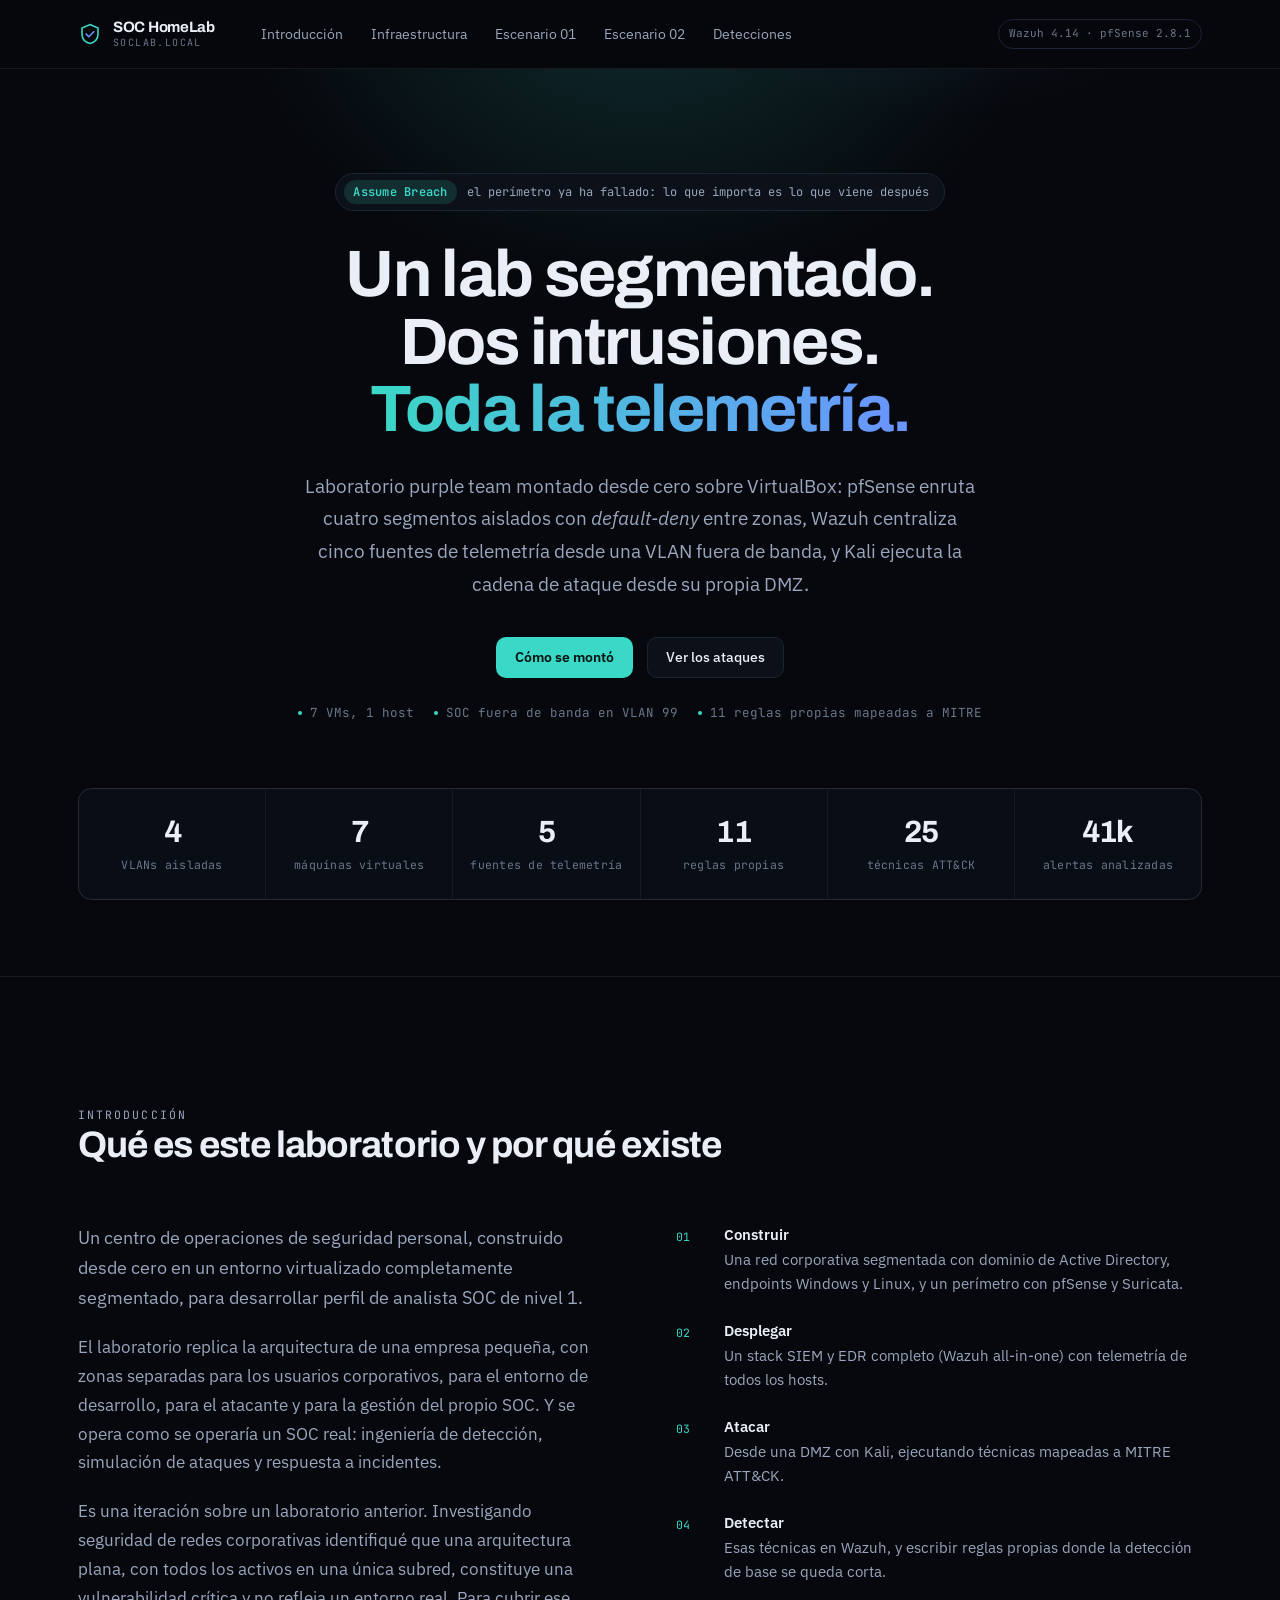
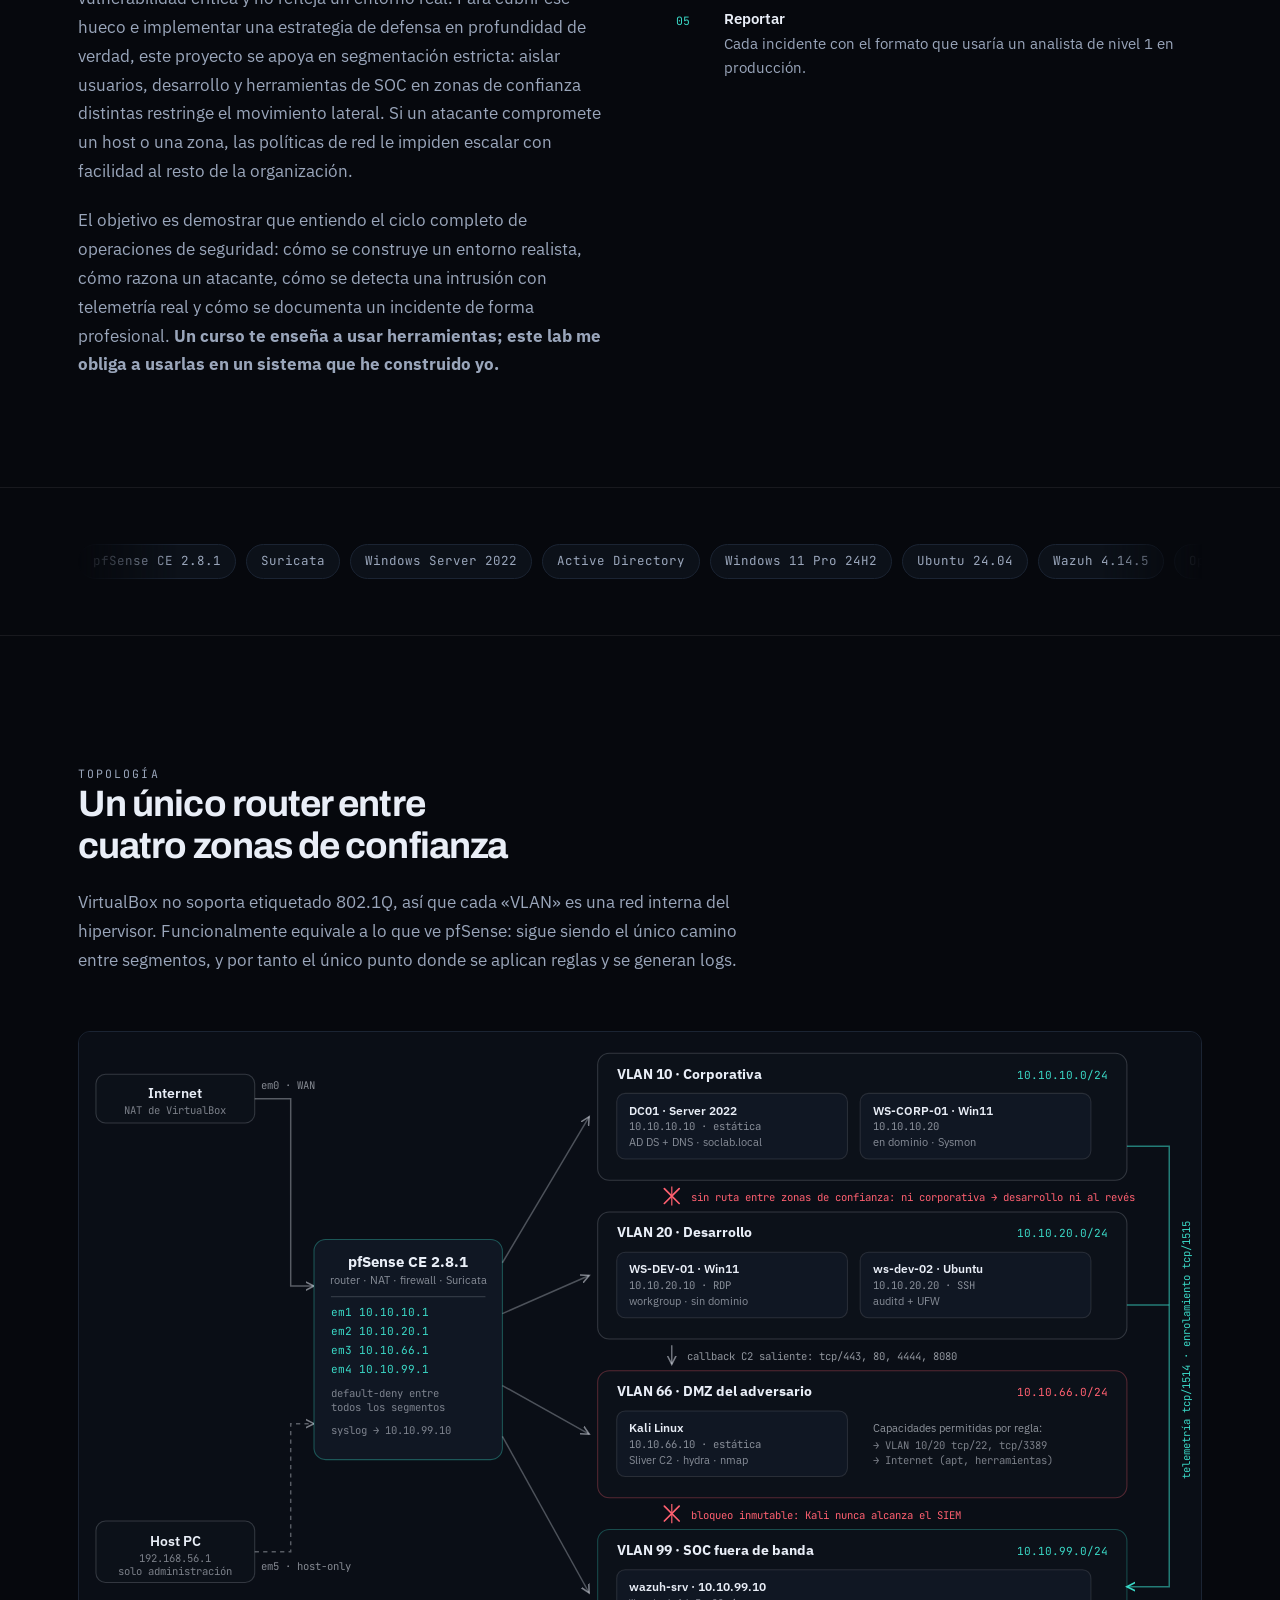
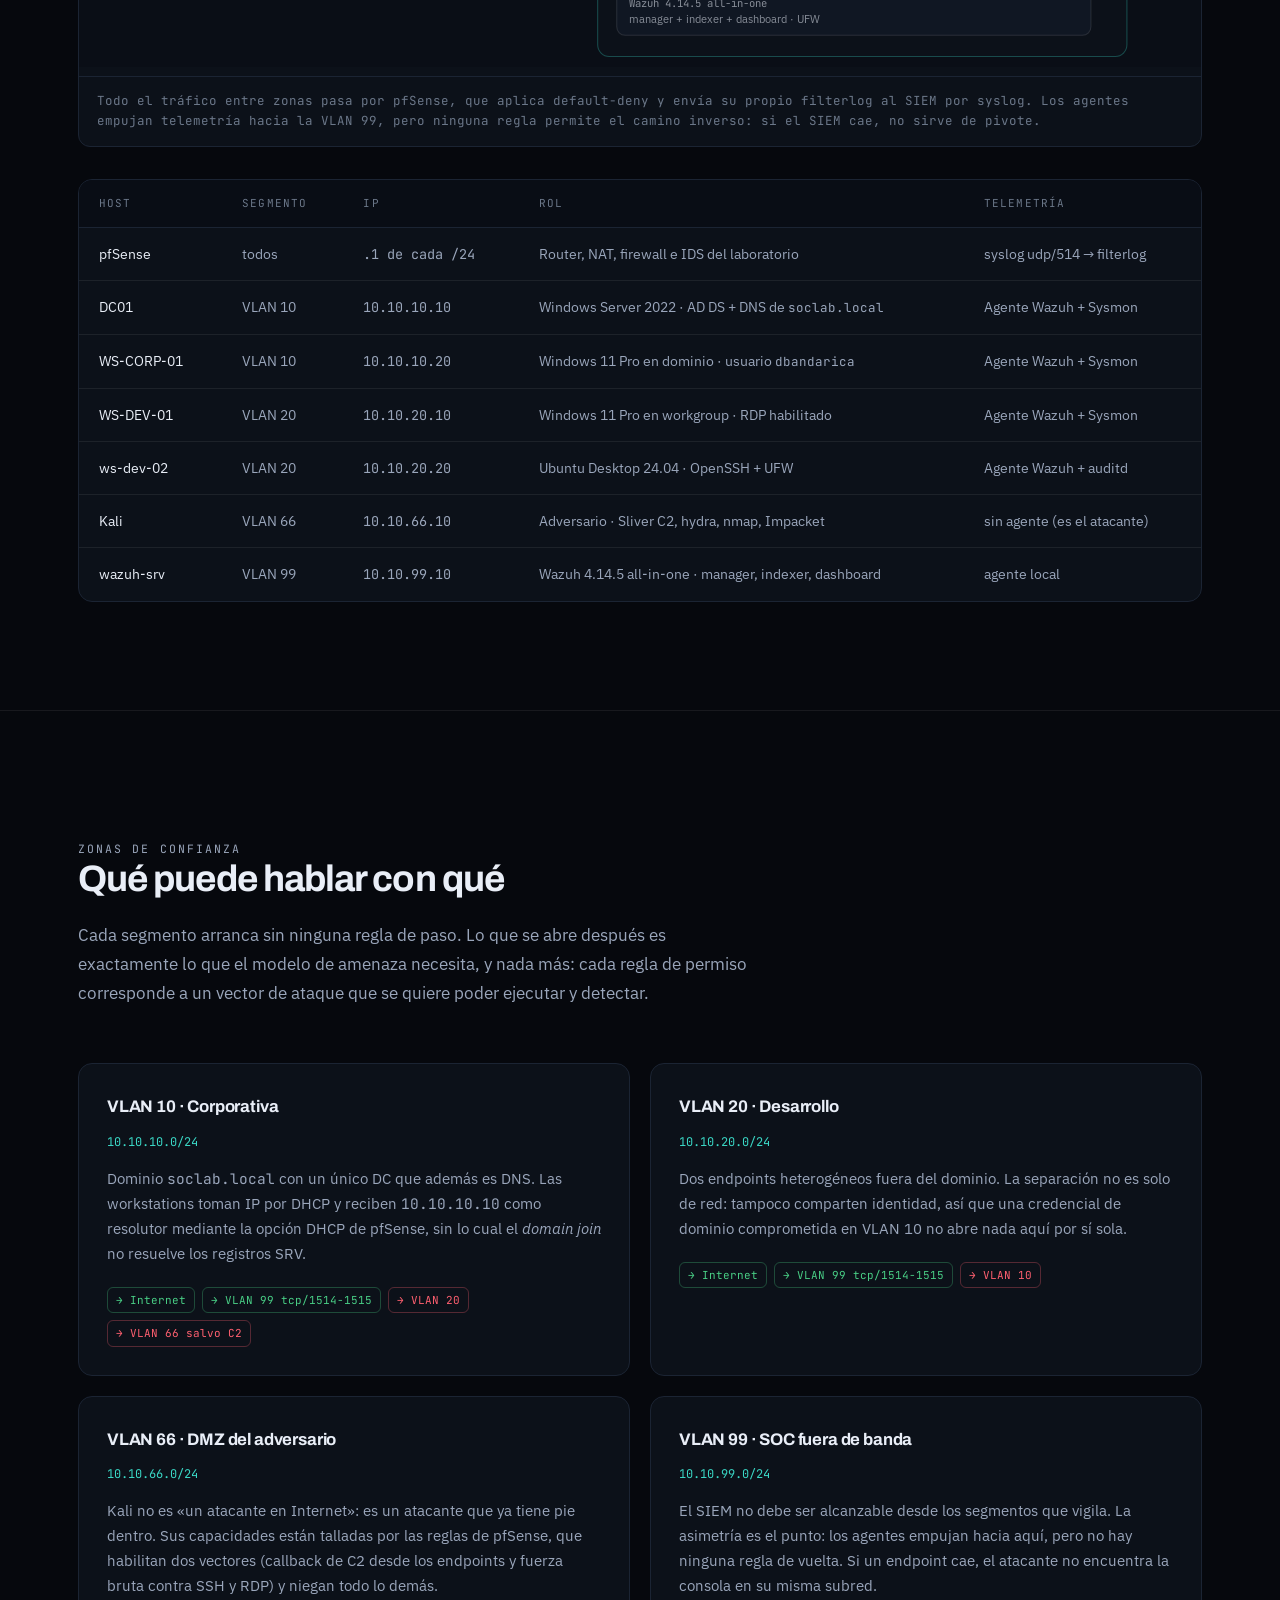
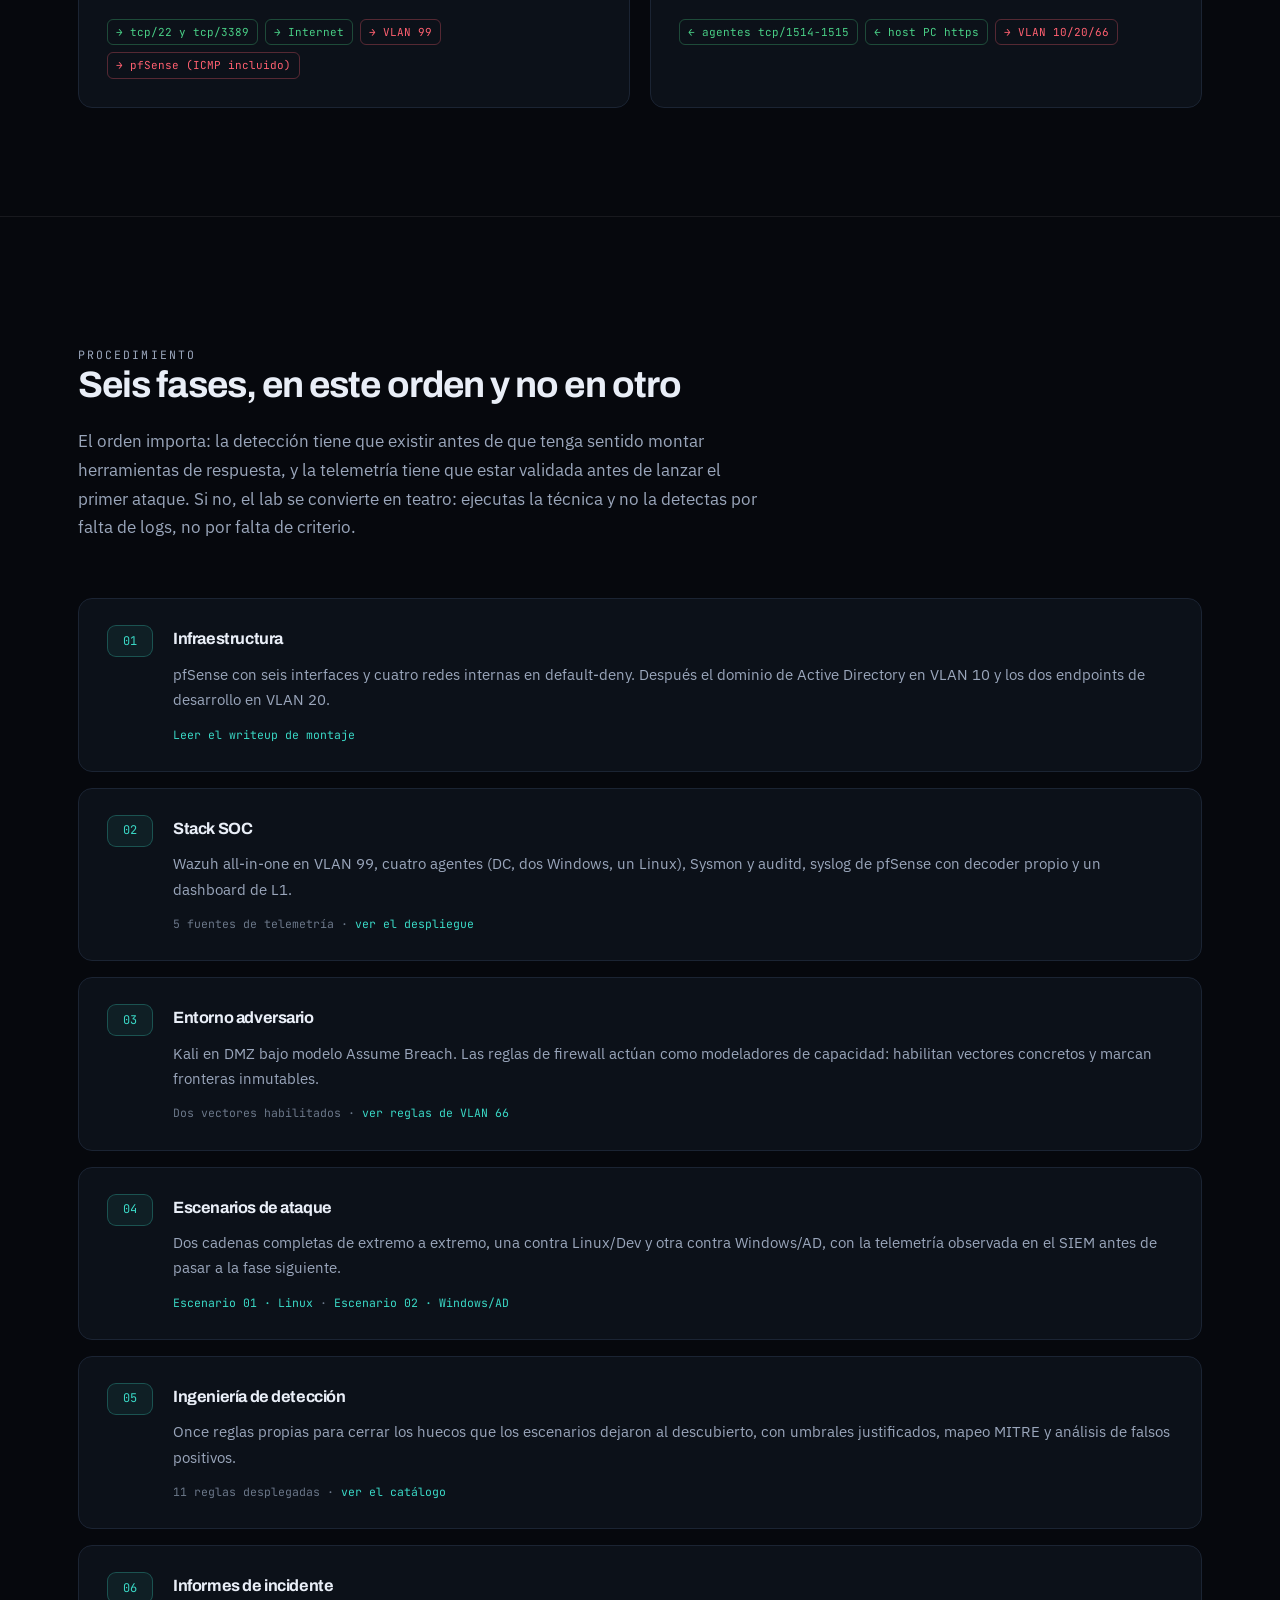
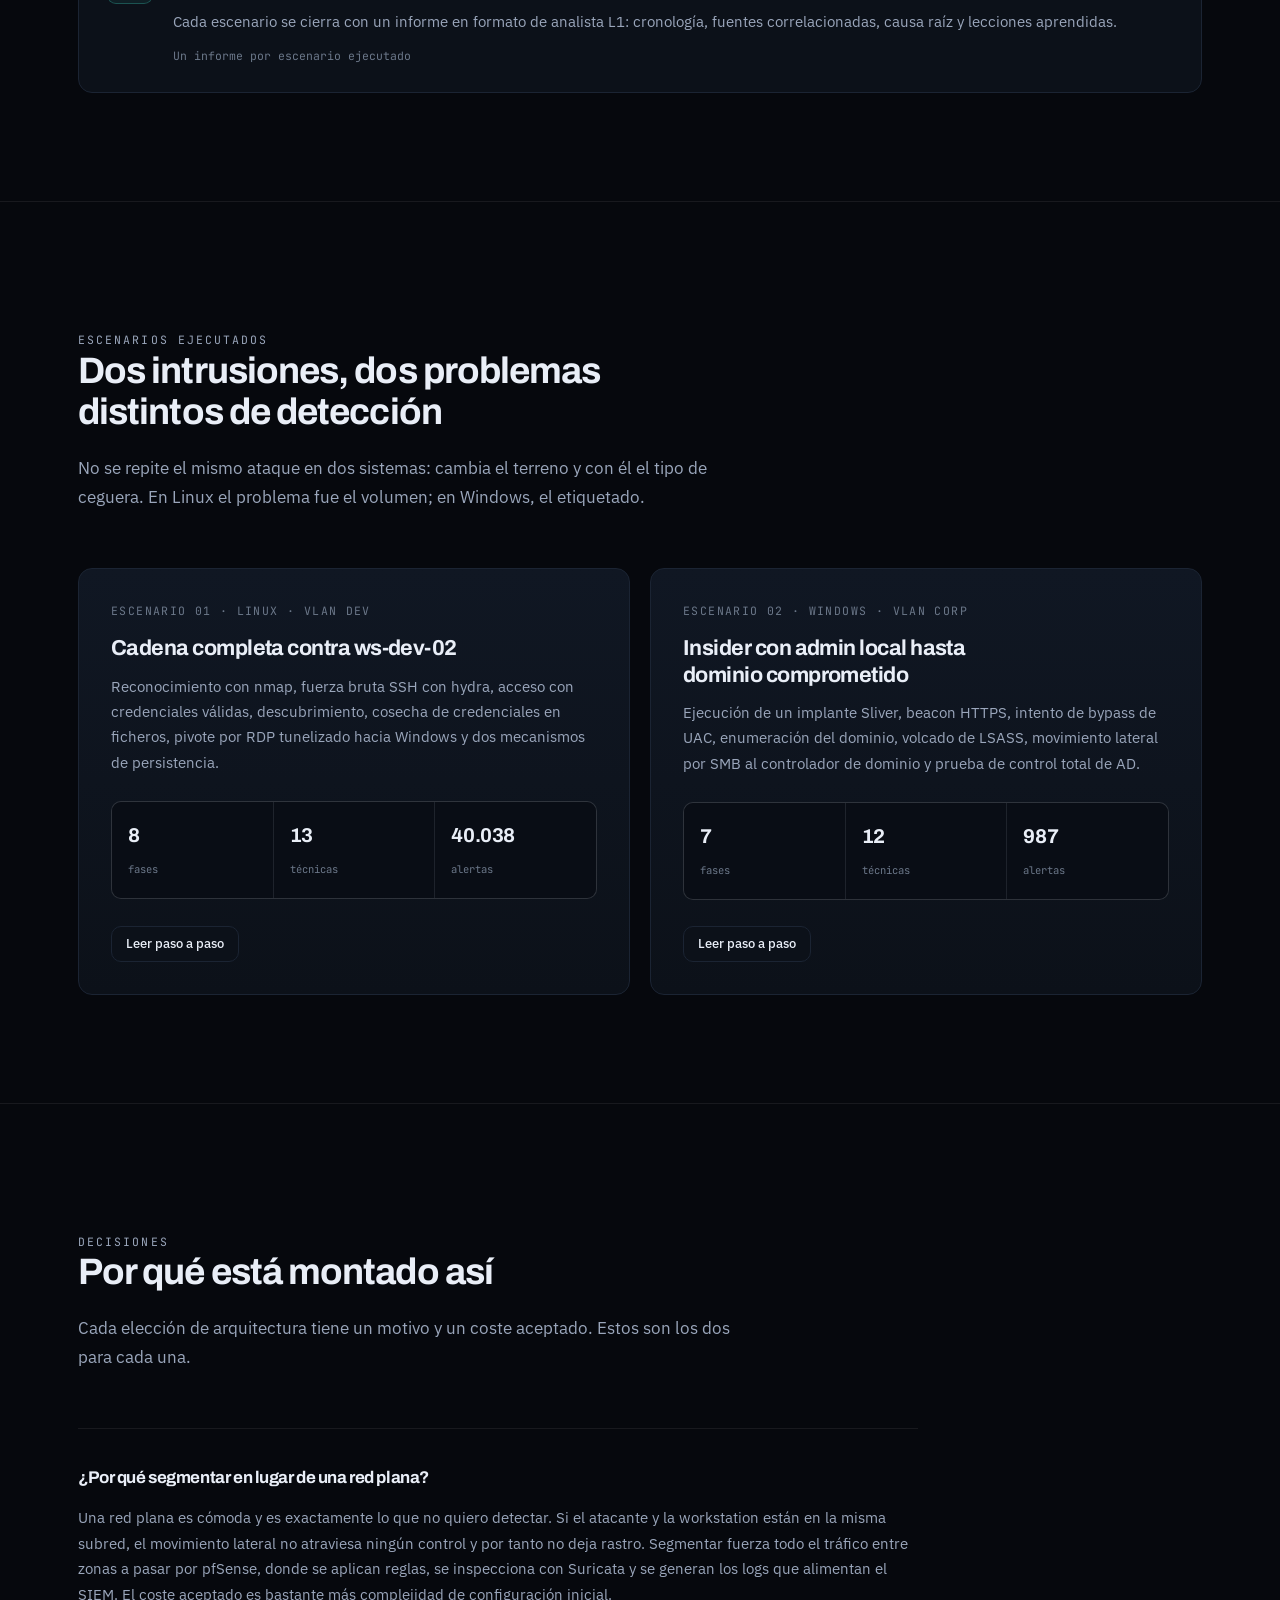
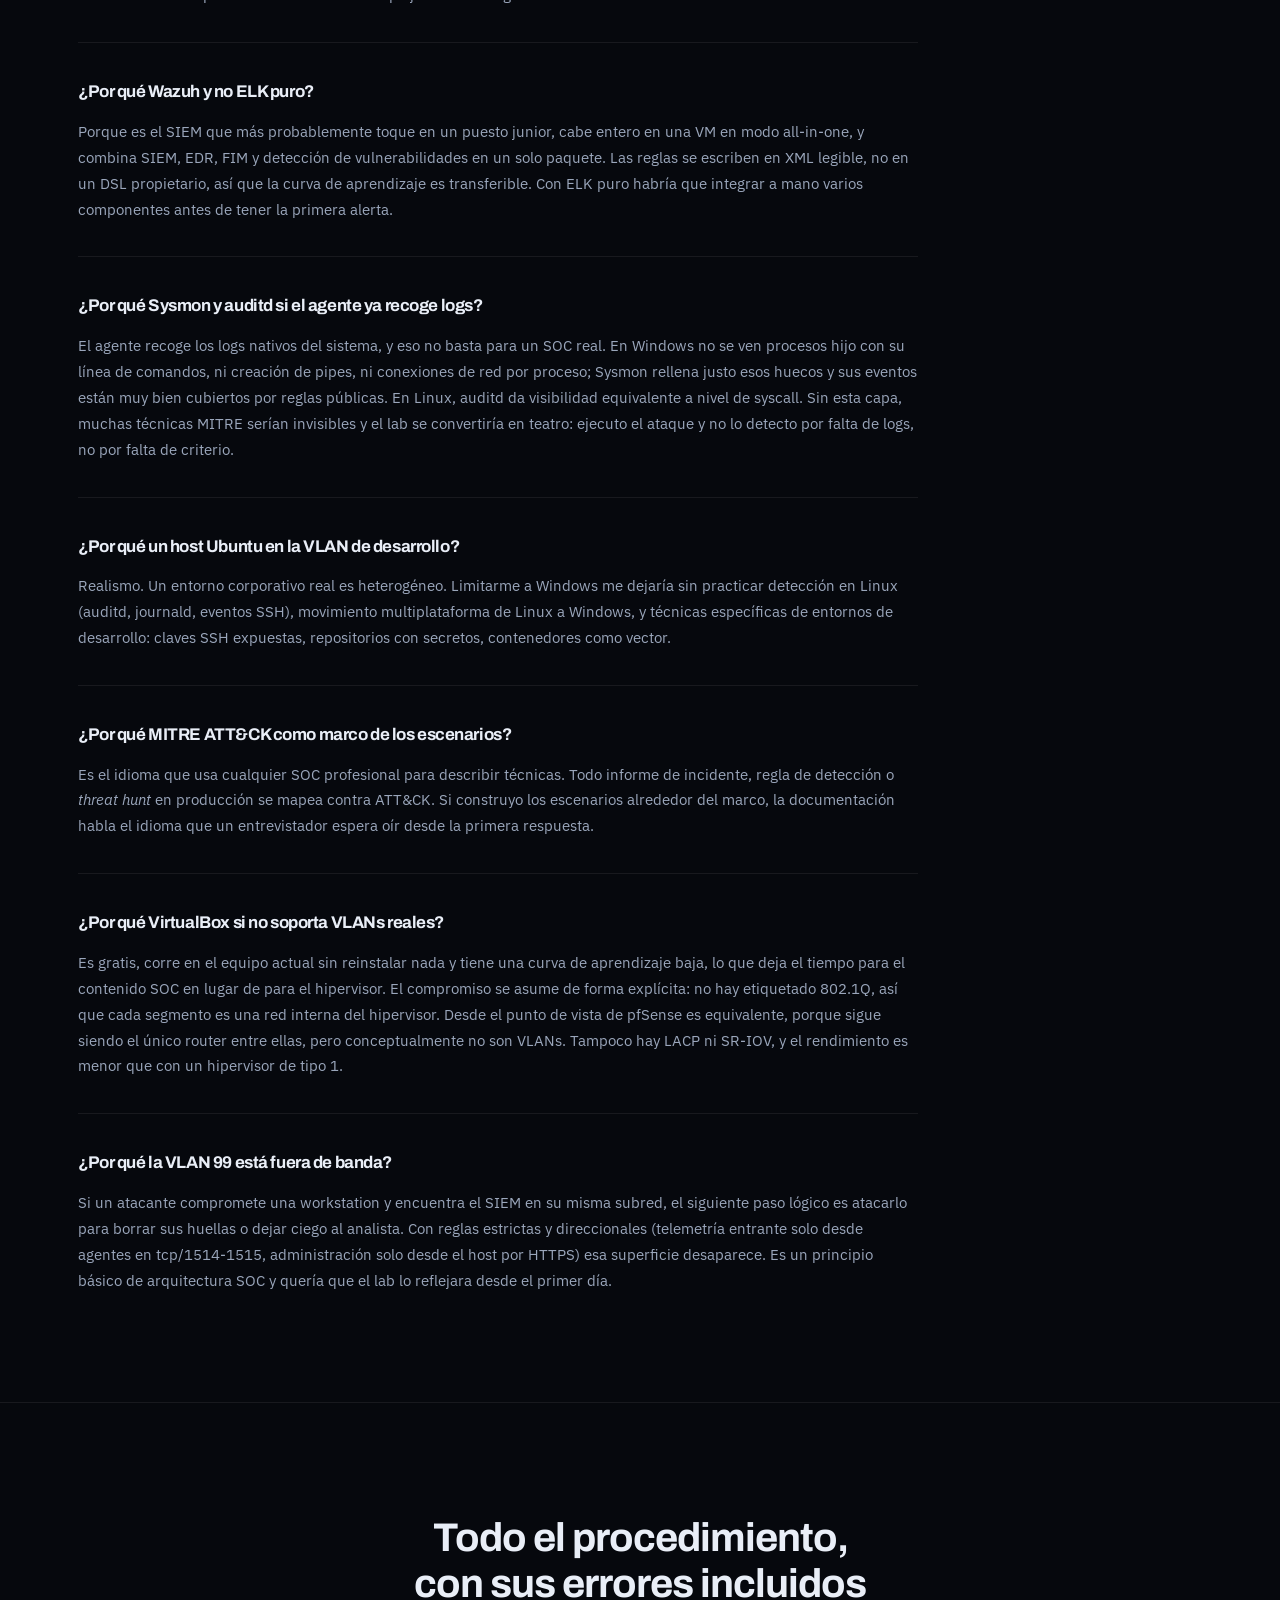
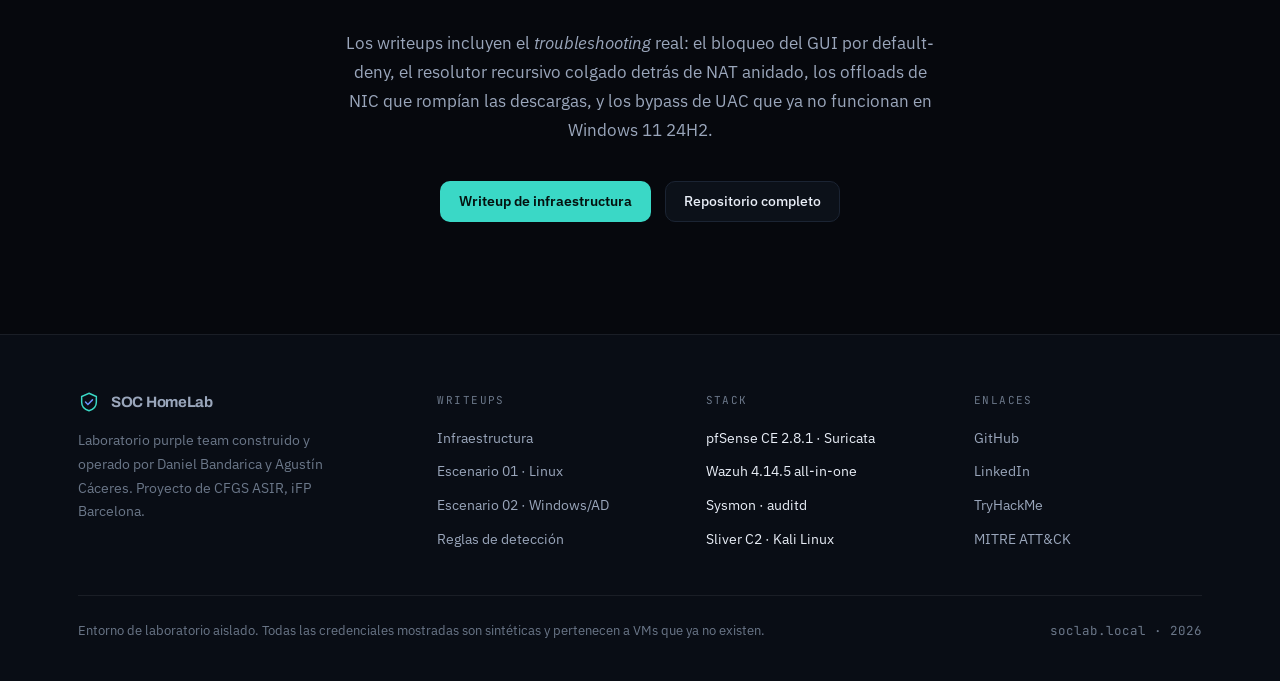
<file: index.html>
<!DOCTYPE html>
<html lang="es">
<head>
<meta charset="utf-8">
<meta name="viewport" content="width=device-width, initial-scale=1">
<title>SOC HomeLab</title>
<meta name="description" content="Laboratorio SOC purple team: cuatro segmentos aislados sobre pfSense, Wazuh con cinco fuentes de telemetría, Kali en DMZ y dos cadenas de ataque documentadas paso a paso.">
<link rel="preconnect" href="https://fonts.googleapis.com">
<link rel="preconnect" href="https://fonts.gstatic.com" crossorigin>
<link href="https://fonts.googleapis.com/css2?family=Archivo:wght@600;700&family=IBM+Plex+Sans:wght@400;500;600&family=JetBrains+Mono:wght@400;500&display=swap" rel="stylesheet">
<link rel="stylesheet" href="css/site.css">
</head>
<body>
<a class="skip" href="#contenido">Ir al contenido</a>

<nav class="nav">
  <div class="nav-in">
    <a class="brand" href="index.html">
      <svg width="24" height="24" viewBox="0 0 24 24" fill="none" aria-hidden="true">
        <path d="M12 2.5 20 6v6.2c0 4.4-3.2 7.9-8 9.3-4.8-1.4-8-4.9-8-9.3V6l8-3.5Z" stroke="#3ad8c6" stroke-width="1.6"/>
        <path d="M8.2 12.1l2.6 2.6 5-5" stroke="#6b93ff" stroke-width="1.6" stroke-linecap="round"/>
      </svg>
      <span>SOC HomeLab<small>soclab.local</small></span>
    </a>
    <div class="nav-links">
      <a href="#introduccion">Introducción</a>
      <a href="infraestructura.html">Infraestructura</a>
      <a href="ataque-01.html">Escenario 01</a>
      <a href="ataque-02.html">Escenario 02</a>
      <a href="reglas.html">Detecciones</a>
    </div>
    <div class="nav-right">
      <span class="nav-tag">Wazuh 4.14 · pfSense 2.8.1</span>
    </div>
  </div>
</nav>

<header class="hero" id="contenido">
  <div class="wrap">
    <span class="pill"><b>Assume Breach</b> el perímetro ya ha fallado: lo que importa es lo que viene después</span>
    <h1>Un lab segmentado. Dos intrusiones. <span class="grad">Toda la telemetría.</span></h1>
    <p class="lead">Laboratorio purple team montado desde cero sobre VirtualBox: pfSense enruta cuatro segmentos aislados con <em>default-deny</em> entre zonas, Wazuh centraliza cinco fuentes de telemetría desde una VLAN fuera de banda, y Kali ejecuta la cadena de ataque desde su propia DMZ.</p>
    <div class="hero-btns">
      <a class="btn btn-primary" href="infraestructura.html">Cómo se montó</a>
      <a class="btn btn-ghost" href="ataque-01.html">Ver los ataques</a>
    </div>
    <div class="micro">
      <span>7 VMs, 1 host</span>
      <span>SOC fuera de banda en VLAN 99</span>
      <span>11 reglas propias mapeadas a MITRE</span>
    </div>

    <div class="stats">
      <div><b class="num">4</b><small>VLANs aisladas</small></div>
      <div><b class="num">7</b><small>máquinas virtuales</small></div>
      <div><b class="num">5</b><small>fuentes de telemetría</small></div>
      <div><b class="num">11</b><small>reglas propias</small></div>
      <div><b class="num">25</b><small>técnicas ATT&amp;CK</small></div>
      <div><b class="num">41k</b><small>alertas analizadas</small></div>
    </div>
  </div>
</header>

<section class="sec" id="introduccion">
  <div class="wrap">
    <div class="sec-head">
      <p class="eyebrow">Introducción</p>
      <h2>Qué es este laboratorio y por qué existe</h2>
    </div>

    <div class="intro">
      <div>
        <p class="lede">Un centro de operaciones de seguridad personal, construido desde cero en un entorno virtualizado completamente segmentado, para desarrollar perfil de analista SOC de nivel 1.</p>
        <p>El laboratorio replica la arquitectura de una empresa pequeña, con zonas separadas para los usuarios corporativos, para el entorno de desarrollo, para el atacante y para la gestión del propio SOC. Y se opera como se operaría un SOC real: ingeniería de detección, simulación de ataques y respuesta a incidentes.</p>
        <p>Es una iteración sobre un laboratorio anterior. Investigando seguridad de redes corporativas identifiqué que una arquitectura plana, con todos los activos en una única subred, constituye una vulnerabilidad crítica y no refleja un entorno real. Para cubrir ese hueco e implementar una estrategia de defensa en profundidad de verdad, este proyecto se apoya en segmentación estricta: aislar usuarios, desarrollo y herramientas de SOC en zonas de confianza distintas restringe el movimiento lateral. Si un atacante compromete un host o una zona, las políticas de red le impiden escalar con facilidad al resto de la organización.</p>
        <p>El objetivo es demostrar que entiendo el ciclo completo de operaciones de seguridad: cómo se construye un entorno realista, cómo razona un atacante, cómo se detecta una intrusión con telemetría real y cómo se documenta un incidente de forma profesional. <strong>Un curso te enseña a usar herramientas; este lab me obliga a usarlas en un sistema que he construido yo.</strong></p>
      </div>

      <div>
        <ol class="numlist">
          <li><span><strong>Construir</strong>Una red corporativa segmentada con dominio de Active Directory, endpoints Windows y Linux, y un perímetro con pfSense y Suricata.</span></li>
          <li><span><strong>Desplegar</strong>Un stack SIEM y EDR completo (Wazuh all-in-one) con telemetría de todos los hosts.</span></li>
          <li><span><strong>Atacar</strong>Desde una DMZ con Kali, ejecutando técnicas mapeadas a MITRE ATT&amp;CK.</span></li>
          <li><span><strong>Detectar</strong>Esas técnicas en Wazuh, y escribir reglas propias donde la detección de base se queda corta.</span></li>
          <li><span><strong>Reportar</strong>Cada incidente con el formato que usaría un analista de nivel 1 en producción.</span></li>
        </ol>
      </div>
    </div>
  </div>
</section>

<section class="sec sec-stack" id="stack">
  <div class="wrap">
    <div class="marq" aria-hidden="true">
      <div class="marq-track">
        <span class="chip">pfSense CE 2.8.1</span><span class="chip">Suricata</span><span class="chip">Windows Server 2022</span><span class="chip">Active Directory</span><span class="chip">Windows 11 Pro 24H2</span><span class="chip">Ubuntu 24.04</span><span class="chip">Wazuh 4.14.5</span><span class="chip">OpenSearch</span><span class="chip">Filebeat</span><span class="chip">Sysmon</span><span class="chip">auditd</span><span class="chip">Kali Linux</span><span class="chip">Sliver C2</span><span class="chip">hydra</span><span class="chip">nmap</span><span class="chip">pypykatz</span><span class="chip">Impacket</span><span class="chip">VirtualBox</span><span class="chip">MITRE ATT&amp;CK</span>
        <span class="chip">pfSense CE 2.8.1</span><span class="chip">Suricata</span><span class="chip">Windows Server 2022</span><span class="chip">Active Directory</span><span class="chip">Windows 11 Pro 24H2</span><span class="chip">Ubuntu 24.04</span><span class="chip">Wazuh 4.14.5</span><span class="chip">OpenSearch</span><span class="chip">Filebeat</span><span class="chip">Sysmon</span><span class="chip">auditd</span><span class="chip">Kali Linux</span><span class="chip">Sliver C2</span><span class="chip">hydra</span><span class="chip">nmap</span><span class="chip">pypykatz</span><span class="chip">Impacket</span><span class="chip">VirtualBox</span><span class="chip">MITRE ATT&amp;CK</span>
      </div>
    </div>
  </div>
</section>

<section class="sec" id="arquitectura">
  <div class="wrap">
    <div class="sec-head">
      <p class="eyebrow">Topología</p>
      <h2>Un único router entre cuatro zonas de confianza</h2>
      <p>VirtualBox no soporta etiquetado 802.1Q, así que cada «VLAN» es una red interna del hipervisor. Funcionalmente equivale a lo que ve pfSense: sigue siendo el único camino entre segmentos, y por tanto el único punto donde se aplican reglas y se generan logs.</p>
    </div>

    <figure>
      <svg viewBox="0 0 1060 600" role="img" aria-label="pfSense enruta cuatro redes internas: VLAN 10 corporativa con el controlador de dominio, VLAN 20 de desarrollo, VLAN 66 con Kali y VLAN 99 con el SIEM fuera de banda" style="width:100%;height:auto;color:#e9eef7;background:#0a0e16">
        <defs>
          <marker id="a" viewBox="0 0 10 10" refX="8" refY="5" markerWidth="7" markerHeight="7" orient="auto">
            <path d="M0 1 8 5 0 9" fill="none" stroke="currentColor" stroke-opacity=".5" stroke-width="1.5" stroke-linecap="round"/>
          </marker>
          <marker id="ac" viewBox="0 0 10 10" refX="8" refY="5" markerWidth="7" markerHeight="7" orient="auto">
            <path d="M0 1 8 5 0 9" fill="none" stroke="#3ad8c6" stroke-width="1.6" stroke-linecap="round"/>
          </marker>
        </defs>

        <rect x="16" y="40" width="150" height="46" rx="9" fill="#0c1119" stroke="currentColor" stroke-opacity=".18"/>
        <text x="91" y="62" text-anchor="middle" font-size="13" font-weight="600" fill="currentColor">Internet</text>
        <text x="91" y="77" text-anchor="middle" font-size="10" fill="currentColor" fill-opacity=".5" font-family="JetBrains Mono, monospace">NAT de VirtualBox</text>

        <rect x="16" y="462" width="150" height="58" rx="9" fill="#0c1119" stroke="currentColor" stroke-opacity=".18"/>
        <text x="91" y="486" text-anchor="middle" font-size="13" font-weight="600" fill="currentColor">Host PC</text>
        <text x="91" y="501" text-anchor="middle" font-size="10" fill="currentColor" fill-opacity=".5" font-family="JetBrains Mono, monospace">192.168.56.1</text>
        <text x="91" y="513" text-anchor="middle" font-size="10" fill="currentColor" fill-opacity=".5" font-family="JetBrains Mono, monospace">solo administración</text>

        <polyline points="166,63 200,63 200,240 222,240" fill="none" stroke="currentColor" stroke-opacity=".35" stroke-width="1.4" marker-end="url(#a)"/>
        <text x="172" y="54" font-size="10" fill="currentColor" fill-opacity=".55" font-family="JetBrains Mono, monospace">em0 · WAN</text>
        <polyline points="166,491 200,491 200,370 222,370" fill="none" stroke="currentColor" stroke-opacity=".35" stroke-width="1.4" stroke-dasharray="4 4" marker-end="url(#a)"/>
        <text x="172" y="508" font-size="10" fill="currentColor" fill-opacity=".55" font-family="JetBrains Mono, monospace">em5 · host-only</text>

        <rect x="222" y="196" width="178" height="208" rx="11" fill="#101723" stroke="#3ad8c6" stroke-opacity=".35"/>
        <text x="311" y="222" text-anchor="middle" font-size="14" font-weight="700" fill="currentColor">pfSense CE 2.8.1</text>
        <text x="311" y="238" text-anchor="middle" font-size="10" fill="currentColor" fill-opacity=".55">router · NAT · firewall · Suricata</text>
        <line x1="238" y1="250" x2="384" y2="250" stroke="currentColor" stroke-opacity=".15"/>
        <text x="238" y="268" font-size="10.5" fill="#3ad8c6" font-family="JetBrains Mono, monospace">em1  10.10.10.1</text>
        <text x="238" y="286" font-size="10.5" fill="#3ad8c6" font-family="JetBrains Mono, monospace">em2  10.10.20.1</text>
        <text x="238" y="304" font-size="10.5" fill="#3ad8c6" font-family="JetBrains Mono, monospace">em3  10.10.66.1</text>
        <text x="238" y="322" font-size="10.5" fill="#3ad8c6" font-family="JetBrains Mono, monospace">em4  10.10.99.1</text>
        <text x="238" y="345" font-size="10" fill="currentColor" fill-opacity=".5" font-family="JetBrains Mono, monospace">default-deny entre</text>
        <text x="238" y="358" font-size="10" fill="currentColor" fill-opacity=".5" font-family="JetBrains Mono, monospace">todos los segmentos</text>
        <text x="238" y="380" font-size="10" fill="currentColor" fill-opacity=".5" font-family="JetBrains Mono, monospace">syslog → 10.10.99.10</text>

        <line x1="400" y1="218" x2="482" y2="80" stroke="currentColor" stroke-opacity=".3" stroke-width="1.4" marker-end="url(#a)"/>
        <line x1="400" y1="266" x2="482" y2="230" stroke="currentColor" stroke-opacity=".3" stroke-width="1.4" marker-end="url(#a)"/>
        <line x1="400" y1="334" x2="482" y2="380" stroke="currentColor" stroke-opacity=".3" stroke-width="1.4" marker-end="url(#a)"/>
        <line x1="400" y1="382" x2="482" y2="530" stroke="currentColor" stroke-opacity=".3" stroke-width="1.4" marker-end="url(#a)"/>

        <rect x="490" y="20" width="500" height="120" rx="11" fill="#0c1119" stroke="currentColor" stroke-opacity=".18"/>
        <text x="508" y="44" font-size="13" font-weight="700" fill="currentColor">VLAN 10 · Corporativa</text>
        <text x="972" y="44" text-anchor="end" font-size="10.5" fill="#3ad8c6" font-family="JetBrains Mono, monospace">10.10.10.0/24</text>
        <rect x="508" y="58" width="218" height="62" rx="8" fill="#101723" stroke="currentColor" stroke-opacity=".12"/>
        <text x="520" y="78" font-size="11.5" font-weight="600" fill="currentColor">DC01 · Server 2022</text>
        <text x="520" y="93" font-size="10" fill="currentColor" fill-opacity=".55" font-family="JetBrains Mono, monospace">10.10.10.10 · estática</text>
        <text x="520" y="108" font-size="10" fill="currentColor" fill-opacity=".55">AD DS + DNS · soclab.local</text>
        <rect x="738" y="58" width="218" height="62" rx="8" fill="#101723" stroke="currentColor" stroke-opacity=".12"/>
        <text x="750" y="78" font-size="11.5" font-weight="600" fill="currentColor">WS-CORP-01 · Win11</text>
        <text x="750" y="93" font-size="10" fill="currentColor" fill-opacity=".55" font-family="JetBrains Mono, monospace">10.10.10.20</text>
        <text x="750" y="108" font-size="10" fill="currentColor" fill-opacity=".55">en dominio · Sysmon</text>

        <rect x="490" y="170" width="500" height="120" rx="11" fill="#0c1119" stroke="currentColor" stroke-opacity=".18"/>
        <text x="508" y="194" font-size="13" font-weight="700" fill="currentColor">VLAN 20 · Desarrollo</text>
        <text x="972" y="194" text-anchor="end" font-size="10.5" fill="#3ad8c6" font-family="JetBrains Mono, monospace">10.10.20.0/24</text>
        <rect x="508" y="208" width="218" height="62" rx="8" fill="#101723" stroke="currentColor" stroke-opacity=".12"/>
        <text x="520" y="228" font-size="11.5" font-weight="600" fill="currentColor">WS-DEV-01 · Win11</text>
        <text x="520" y="243" font-size="10" fill="currentColor" fill-opacity=".55" font-family="JetBrains Mono, monospace">10.10.20.10 · RDP</text>
        <text x="520" y="258" font-size="10" fill="currentColor" fill-opacity=".55">workgroup · sin dominio</text>
        <rect x="738" y="208" width="218" height="62" rx="8" fill="#101723" stroke="currentColor" stroke-opacity=".12"/>
        <text x="750" y="228" font-size="11.5" font-weight="600" fill="currentColor">ws-dev-02 · Ubuntu</text>
        <text x="750" y="243" font-size="10" fill="currentColor" fill-opacity=".55" font-family="JetBrains Mono, monospace">10.10.20.20 · SSH</text>
        <text x="750" y="258" font-size="10" fill="currentColor" fill-opacity=".55">auditd + UFW</text>

        <rect x="490" y="320" width="500" height="120" rx="11" fill="#0c1119" stroke="#ff6070" stroke-opacity=".3"/>
        <text x="508" y="344" font-size="13" font-weight="700" fill="currentColor">VLAN 66 · DMZ del adversario</text>
        <text x="972" y="344" text-anchor="end" font-size="10.5" fill="#ff6070" font-family="JetBrains Mono, monospace">10.10.66.0/24</text>
        <rect x="508" y="358" width="218" height="62" rx="8" fill="#101723" stroke="currentColor" stroke-opacity=".12"/>
        <text x="520" y="378" font-size="11.5" font-weight="600" fill="currentColor">Kali Linux</text>
        <text x="520" y="393" font-size="10" fill="currentColor" fill-opacity=".55" font-family="JetBrains Mono, monospace">10.10.66.10 · estática</text>
        <text x="520" y="408" font-size="10" fill="currentColor" fill-opacity=".55">Sliver C2 · hydra · nmap</text>
        <text x="750" y="378" font-size="10.5" fill="currentColor" fill-opacity=".6">Capacidades permitidas por regla:</text>
        <text x="750" y="394" font-size="10" fill="currentColor" fill-opacity=".5" font-family="JetBrains Mono, monospace">→ VLAN 10/20 tcp/22, tcp/3389</text>
        <text x="750" y="408" font-size="10" fill="currentColor" fill-opacity=".5" font-family="JetBrains Mono, monospace">→ Internet (apt, herramientas)</text>

        <rect x="490" y="470" width="500" height="120" rx="11" fill="#0c1119" stroke="#3ad8c6" stroke-opacity=".3"/>
        <text x="508" y="494" font-size="13" font-weight="700" fill="currentColor">VLAN 99 · SOC fuera de banda</text>
        <text x="972" y="494" text-anchor="end" font-size="10.5" fill="#3ad8c6" font-family="JetBrains Mono, monospace">10.10.99.0/24</text>
        <rect x="508" y="508" width="448" height="62" rx="8" fill="#101723" stroke="currentColor" stroke-opacity=".12"/>
        <text x="520" y="528" font-size="11.5" font-weight="600" fill="currentColor">wazuh-srv · 10.10.99.10</text>
        <text x="520" y="543" font-size="10" fill="currentColor" fill-opacity=".55" font-family="JetBrains Mono, monospace">Wazuh 4.14.5 all-in-one</text>
        <text x="520" y="558" font-size="10" fill="currentColor" fill-opacity=".55">manager + indexer + dashboard · UFW</text>

        <line x1="560" y1="146" x2="560" y2="164" stroke="#ff6070" stroke-opacity=".8" stroke-width="1.4"/>
        <path d="M553 148 567 162M567 148 553 162" stroke="#ff6070" stroke-width="1.6" stroke-linecap="round"/>
        <text x="578" y="160" font-size="10" fill="#ff6070" font-family="JetBrains Mono, monospace">sin ruta entre zonas de confianza: ni corporativa → desarrollo ni al revés</text>

        <line x1="560" y1="296" x2="560" y2="314" stroke="currentColor" stroke-opacity=".45" stroke-width="1.4" marker-end="url(#a)"/>
        <text x="574" y="310" font-size="10" fill="currentColor" fill-opacity=".6" font-family="JetBrains Mono, monospace">callback C2 saliente: tcp/443, 80, 4444, 8080</text>

        <line x1="560" y1="446" x2="560" y2="464" stroke="#ff6070" stroke-opacity=".8" stroke-width="1.4"/>
        <path d="M553 448 567 462M567 448 553 462" stroke="#ff6070" stroke-width="1.6" stroke-linecap="round"/>
        <text x="578" y="460" font-size="10" fill="#ff6070" font-family="JetBrains Mono, monospace">bloqueo inmutable: Kali nunca alcanza el SIEM</text>

        <polyline points="990,108 1030,108 1030,524 990,524" fill="none" stroke="#3ad8c6" stroke-opacity=".55" stroke-width="1.4" marker-end="url(#ac)"/>
        <polyline points="990,258 1030,258" fill="none" stroke="#3ad8c6" stroke-opacity=".55" stroke-width="1.4"/>
        <text transform="rotate(-90 1050 300)" x="1050" y="300" text-anchor="middle" font-size="10" fill="#3ad8c6" font-family="JetBrains Mono, monospace">telemetría tcp/1514 · enrolamiento tcp/1515</text>
      </svg>
      <figcaption>Todo el tráfico entre zonas pasa por pfSense, que aplica default-deny y envía su propio filterlog al SIEM por syslog. Los agentes empujan telemetría hacia la VLAN 99, pero ninguna regla permite el camino inverso: si el SIEM cae, no sirve de pivote.</figcaption>
    </figure>

    <div class="tablewrap" style="margin-top:32px">
      <table>
        <thead><tr><th>Host</th><th>Segmento</th><th>IP</th><th>Rol</th><th>Telemetría</th></tr></thead>
        <tbody>
          <tr><td>pfSense</td><td>todos</td><td class="mono">.1 de cada /24</td><td>Router, NAT, firewall e IDS del laboratorio</td><td>syslog udp/514 → filterlog</td></tr>
          <tr><td>DC01</td><td>VLAN 10</td><td class="mono">10.10.10.10</td><td>Windows Server 2022 · AD DS + DNS de <span class="mono">soclab.local</span></td><td>Agente Wazuh + Sysmon</td></tr>
          <tr><td>WS-CORP-01</td><td>VLAN 10</td><td class="mono">10.10.10.20</td><td>Windows 11 Pro en dominio · usuario <span class="mono">dbandarica</span></td><td>Agente Wazuh + Sysmon</td></tr>
          <tr><td>WS-DEV-01</td><td>VLAN 20</td><td class="mono">10.10.20.10</td><td>Windows 11 Pro en workgroup · RDP habilitado</td><td>Agente Wazuh + Sysmon</td></tr>
          <tr><td>ws-dev-02</td><td>VLAN 20</td><td class="mono">10.10.20.20</td><td>Ubuntu Desktop 24.04 · OpenSSH + UFW</td><td>Agente Wazuh + auditd</td></tr>
          <tr><td>Kali</td><td>VLAN 66</td><td class="mono">10.10.66.10</td><td>Adversario · Sliver C2, hydra, nmap, Impacket</td><td>sin agente (es el atacante)</td></tr>
          <tr><td>wazuh-srv</td><td>VLAN 99</td><td class="mono">10.10.99.10</td><td>Wazuh 4.14.5 all-in-one · manager, indexer, dashboard</td><td>agente local</td></tr>
        </tbody>
      </table>
    </div>
  </div>
</section>

<section class="sec" id="zonas">
  <div class="wrap">
    <div class="sec-head">
      <p class="eyebrow">Zonas de confianza</p>
      <h2>Qué puede hablar con qué</h2>
      <p>Cada segmento arranca sin ninguna regla de paso. Lo que se abre después es exactamente lo que el modelo de amenaza necesita, y nada más: cada regla de permiso corresponde a un vector de ataque que se quiere poder ejecutar y detectar.</p>
    </div>
    <div class="grid g2">
      <div class="card">
        <h3>VLAN 10 · Corporativa</h3>
        <span class="cidr">10.10.10.0/24</span>
        <p>Dominio <span class="mono">soclab.local</span> con un único DC que además es DNS. Las workstations toman IP por DHCP y reciben <span class="mono">10.10.10.10</span> como resolutor mediante la opción DHCP de pfSense, sin lo cual el <em>domain join</em> no resuelve los registros SRV.</p>
        <div class="tagrow"><span class="tag on">→ Internet</span><span class="tag on">→ VLAN 99 tcp/1514-1515</span><span class="tag no">→ VLAN 20</span><span class="tag no">→ VLAN 66 salvo C2</span></div>
      </div>
      <div class="card">
        <h3>VLAN 20 · Desarrollo</h3>
        <span class="cidr">10.10.20.0/24</span>
        <p>Dos endpoints heterogéneos fuera del dominio. La separación no es solo de red: tampoco comparten identidad, así que una credencial de dominio comprometida en VLAN 10 no abre nada aquí por sí sola.</p>
        <div class="tagrow"><span class="tag on">→ Internet</span><span class="tag on">→ VLAN 99 tcp/1514-1515</span><span class="tag no">→ VLAN 10</span></div>
      </div>
      <div class="card">
        <h3>VLAN 66 · DMZ del adversario</h3>
        <span class="cidr">10.10.66.0/24</span>
        <p>Kali no es «un atacante en Internet»: es un atacante que ya tiene pie dentro. Sus capacidades están talladas por las reglas de pfSense, que habilitan dos vectores (callback de C2 desde los endpoints y fuerza bruta contra SSH y RDP) y niegan todo lo demás.</p>
        <div class="tagrow"><span class="tag on">→ tcp/22 y tcp/3389</span><span class="tag on">→ Internet</span><span class="tag no">→ VLAN 99</span><span class="tag no">→ pfSense (ICMP incluido)</span></div>
      </div>
      <div class="card">
        <h3>VLAN 99 · SOC fuera de banda</h3>
        <span class="cidr">10.10.99.0/24</span>
        <p>El SIEM no debe ser alcanzable desde los segmentos que vigila. La asimetría es el punto: los agentes empujan hacia aquí, pero no hay ninguna regla de vuelta. Si un endpoint cae, el atacante no encuentra la consola en su misma subred.</p>
        <div class="tagrow"><span class="tag on">← agentes tcp/1514-1515</span><span class="tag on">← host PC https</span><span class="tag no">→ VLAN 10/20/66</span></div>
      </div>
    </div>
  </div>
</section>

<section class="sec" id="fases">
  <div class="wrap">
    <div class="sec-head">
      <p class="eyebrow">Procedimiento</p>
      <h2>Seis fases, en este orden y no en otro</h2>
      <p>El orden importa: la detección tiene que existir antes de que tenga sentido montar herramientas de respuesta, y la telemetría tiene que estar validada antes de lanzar el primer ataque. Si no, el lab se convierte en teatro: ejecutas la técnica y no la detectas por falta de logs, no por falta de criterio.</p>
    </div>
    <div class="steps">
      <div class="step"><span class="step-n">01</span><div><h3>Infraestructura</h3><p>pfSense con seis interfaces y cuatro redes internas en default-deny. Después el dominio de Active Directory en VLAN 10 y los dos endpoints de desarrollo en VLAN 20.</p><span class="path"><a href="infraestructura.html">Leer el writeup de montaje</a></span></div></div>
      <div class="step"><span class="step-n">02</span><div><h3>Stack SOC</h3><p>Wazuh all-in-one en VLAN 99, cuatro agentes (DC, dos Windows, un Linux), Sysmon y auditd, syslog de pfSense con decoder propio y un dashboard de L1.</p><span class="path">5 fuentes de telemetría · <a href="infraestructura.html#soc">ver el despliegue</a></span></div></div>
      <div class="step"><span class="step-n">03</span><div><h3>Entorno adversario</h3><p>Kali en DMZ bajo modelo Assume Breach. Las reglas de firewall actúan como modeladores de capacidad: habilitan vectores concretos y marcan fronteras inmutables.</p><span class="path">Dos vectores habilitados · <a href="infraestructura.html#kali">ver reglas de VLAN 66</a></span></div></div>
      <div class="step"><span class="step-n">04</span><div><h3>Escenarios de ataque</h3><p>Dos cadenas completas de extremo a extremo, una contra Linux/Dev y otra contra Windows/AD, con la telemetría observada en el SIEM antes de pasar a la fase siguiente.</p><span class="path"><a href="ataque-01.html">Escenario 01 · Linux</a> · <a href="ataque-02.html">Escenario 02 · Windows/AD</a></span></div></div>
      <div class="step"><span class="step-n">05</span><div><h3>Ingeniería de detección</h3><p>Once reglas propias para cerrar los huecos que los escenarios dejaron al descubierto, con umbrales justificados, mapeo MITRE y análisis de falsos positivos.</p><span class="path">11 reglas desplegadas · <a href="reglas.html">ver el catálogo</a></span></div></div>
      <div class="step"><span class="step-n">06</span><div><h3>Informes de incidente</h3><p>Cada escenario se cierra con un informe en formato de analista L1: cronología, fuentes correlacionadas, causa raíz y lecciones aprendidas.</p><span class="path">Un informe por escenario ejecutado</span></div></div>
    </div>
  </div>
</section>

<section class="sec" id="ataques">
  <div class="wrap">
    <div class="sec-head">
      <p class="eyebrow">Escenarios ejecutados</p>
      <h2>Dos intrusiones, dos problemas distintos de detección</h2>
      <p>No se repite el mismo ataque en dos sistemas: cambia el terreno y con él el tipo de ceguera. En Linux el problema fue el volumen; en Windows, el etiquetado.</p>
    </div>
    <div class="scn">
      <div class="scn-card">
        <span class="kicker">Escenario 01 · Linux · VLAN Dev</span>
        <h3>Cadena completa contra ws-dev-02</h3>
        <p>Reconocimiento con nmap, fuerza bruta SSH con hydra, acceso con credenciales válidas, descubrimiento, cosecha de credenciales en ficheros, pivote por RDP tunelizado hacia Windows y dos mecanismos de persistencia.</p>
        <div class="scn-metrics">
          <div><b class="num">8</b><small>fases</small></div>
          <div><b class="num">13</b><small>técnicas</small></div>
          <div><b class="num">40.038</b><small>alertas</small></div>
        </div>
        <a class="btn btn-ghost btn-sm" href="ataque-01.html">Leer paso a paso</a>
      </div>
      <div class="scn-card">
        <span class="kicker">Escenario 02 · Windows · VLAN Corp</span>
        <h3>Insider con admin local hasta dominio comprometido</h3>
        <p>Ejecución de un implante Sliver, beacon HTTPS, intento de bypass de UAC, enumeración del dominio, volcado de LSASS, movimiento lateral por SMB al controlador de dominio y prueba de control total de AD.</p>
        <div class="scn-metrics">
          <div><b class="num">7</b><small>fases</small></div>
          <div><b class="num">12</b><small>técnicas</small></div>
          <div><b class="num">987</b><small>alertas</small></div>
        </div>
        <a class="btn btn-ghost btn-sm" href="ataque-02.html">Leer paso a paso</a>
      </div>
    </div>
  </div>
</section>

<section class="sec" id="decisiones">
  <div class="wrap">
    <div class="sec-head">
      <p class="eyebrow">Decisiones</p>
      <h2>Por qué está montado así</h2>
      <p>Cada elección de arquitectura tiene un motivo y un coste aceptado. Estos son los dos para cada una.</p>
    </div>
    <div class="faq">
      <div>
        <h3>¿Por qué segmentar en lugar de una red plana?</h3>
        <p>Una red plana es cómoda y es exactamente lo que no quiero detectar. Si el atacante y la workstation están en la misma subred, el movimiento lateral no atraviesa ningún control y por tanto no deja rastro. Segmentar fuerza todo el tráfico entre zonas a pasar por pfSense, donde se aplican reglas, se inspecciona con Suricata y se generan los logs que alimentan el SIEM. El coste aceptado es bastante más complejidad de configuración inicial.</p>
      </div>
      <div>
        <h3>¿Por qué Wazuh y no ELK puro?</h3>
        <p>Porque es el SIEM que más probablemente toque en un puesto junior, cabe entero en una VM en modo all-in-one, y combina SIEM, EDR, FIM y detección de vulnerabilidades en un solo paquete. Las reglas se escriben en XML legible, no en un DSL propietario, así que la curva de aprendizaje es transferible. Con ELK puro habría que integrar a mano varios componentes antes de tener la primera alerta.</p>
      </div>
      <div>
        <h3>¿Por qué Sysmon y auditd si el agente ya recoge logs?</h3>
        <p>El agente recoge los logs nativos del sistema, y eso no basta para un SOC real. En Windows no se ven procesos hijo con su línea de comandos, ni creación de pipes, ni conexiones de red por proceso; Sysmon rellena justo esos huecos y sus eventos están muy bien cubiertos por reglas públicas. En Linux, auditd da visibilidad equivalente a nivel de syscall. Sin esta capa, muchas técnicas MITRE serían invisibles y el lab se convertiría en teatro: ejecuto el ataque y no lo detecto por falta de logs, no por falta de criterio.</p>
      </div>
      <div>
        <h3>¿Por qué un host Ubuntu en la VLAN de desarrollo?</h3>
        <p>Realismo. Un entorno corporativo real es heterogéneo. Limitarme a Windows me dejaría sin practicar detección en Linux (auditd, journald, eventos SSH), movimiento multiplataforma de Linux a Windows, y técnicas específicas de entornos de desarrollo: claves SSH expuestas, repositorios con secretos, contenedores como vector.</p>
      </div>
      <div>
        <h3>¿Por qué MITRE ATT&amp;CK como marco de los escenarios?</h3>
        <p>Es el idioma que usa cualquier SOC profesional para describir técnicas. Todo informe de incidente, regla de detección o <em>threat hunt</em> en producción se mapea contra ATT&amp;CK. Si construyo los escenarios alrededor del marco, la documentación habla el idioma que un entrevistador espera oír desde la primera respuesta.</p>
      </div>
      <div>
        <h3>¿Por qué VirtualBox si no soporta VLANs reales?</h3>
        <p>Es gratis, corre en el equipo actual sin reinstalar nada y tiene una curva de aprendizaje baja, lo que deja el tiempo para el contenido SOC en lugar de para el hipervisor. El compromiso se asume de forma explícita: no hay etiquetado 802.1Q, así que cada segmento es una red interna del hipervisor. Desde el punto de vista de pfSense es equivalente, porque sigue siendo el único router entre ellas, pero conceptualmente no son VLANs. Tampoco hay LACP ni SR-IOV, y el rendimiento es menor que con un hipervisor de tipo 1.</p>
      </div>
      <div>
        <h3>¿Por qué la VLAN 99 está fuera de banda?</h3>
        <p>Si un atacante compromete una workstation y encuentra el SIEM en su misma subred, el siguiente paso lógico es atacarlo para borrar sus huellas o dejar ciego al analista. Con reglas estrictas y direccionales (telemetría entrante solo desde agentes en tcp/1514-1515, administración solo desde el host por HTTPS) esa superficie desaparece. Es un principio básico de arquitectura SOC y quería que el lab lo reflejara desde el primer día.</p>
      </div>
    </div>
  </div>
</section>

<section class="cta">
  <div class="wrap">
    <h2>Todo el procedimiento, con sus errores incluidos</h2>
    <p>Los writeups incluyen el <em>troubleshooting</em> real: el bloqueo del GUI por default-deny, el resolutor recursivo colgado detrás de NAT anidado, los offloads de NIC que rompían las descargas, y los bypass de UAC que ya no funcionan en Windows 11 24H2.</p>
    <div class="hero-btns">
      <a class="btn btn-primary" href="infraestructura.html">Writeup de infraestructura</a>
      <a class="btn btn-ghost" href="https://github.com/DanielBandarica02/SOC-HomeLab">Repositorio completo</a>
    </div>
  </div>
</section>

<footer>
  <div class="wrap">
    <div class="foot-grid">
      <div>
        <a class="brand" href="index.html" style="margin-bottom:16px">
          <svg width="22" height="22" viewBox="0 0 24 24" fill="none" aria-hidden="true">
            <path d="M12 2.5 20 6v6.2c0 4.4-3.2 7.9-8 9.3-4.8-1.4-8-4.9-8-9.3V6l8-3.5Z" stroke="#3ad8c6" stroke-width="1.6"/>
            <path d="M8.2 12.1l2.6 2.6 5-5" stroke="#6b93ff" stroke-width="1.6" stroke-linecap="round"/>
          </svg>
          <span>SOC HomeLab</span>
        </a>
        <p style="color:var(--fg-mute);margin:0;max-width:34ch">Laboratorio purple team construido y operado por Daniel Bandarica y Agustín Cáceres. Proyecto de CFGS ASIR, iFP Barcelona.</p>
      </div>
      <div>
        <h4>Writeups</h4>
        <ul>
          <li><a href="infraestructura.html">Infraestructura</a></li>
          <li><a href="ataque-01.html">Escenario 01 · Linux</a></li>
          <li><a href="ataque-02.html">Escenario 02 · Windows/AD</a></li>
          <li><a href="reglas.html">Reglas de detección</a></li>
        </ul>
      </div>
      <div>
        <h4>Stack</h4>
        <ul>
          <li>pfSense CE 2.8.1 · Suricata</li>
          <li>Wazuh 4.14.5 all-in-one</li>
          <li>Sysmon · auditd</li>
          <li>Sliver C2 · Kali Linux</li>
        </ul>
      </div>
      <div>
        <h4>Enlaces</h4>
        <ul>
          <li><a href="https://github.com/DanielBandarica02/SOC-HomeLab">GitHub</a></li>
          <li><a href="https://www.linkedin.com/in/danielbandarica">LinkedIn</a></li>
          <li><a href="https://tryhackme.com/p/daN1">TryHackMe</a></li>
          <li><a href="https://attack.mitre.org/">MITRE ATT&amp;CK</a></li>
        </ul>
      </div>
    </div>
    <div class="foot-note">
      <span>Entorno de laboratorio aislado. Todas las credenciales mostradas son sintéticas y pertenecen a VMs que ya no existen.</span>
      <span class="mono">soclab.local · 2026</span>
    </div>
  </div>
</footer>
<script src="js/site.js"></script>
</body>
</html>
</file>
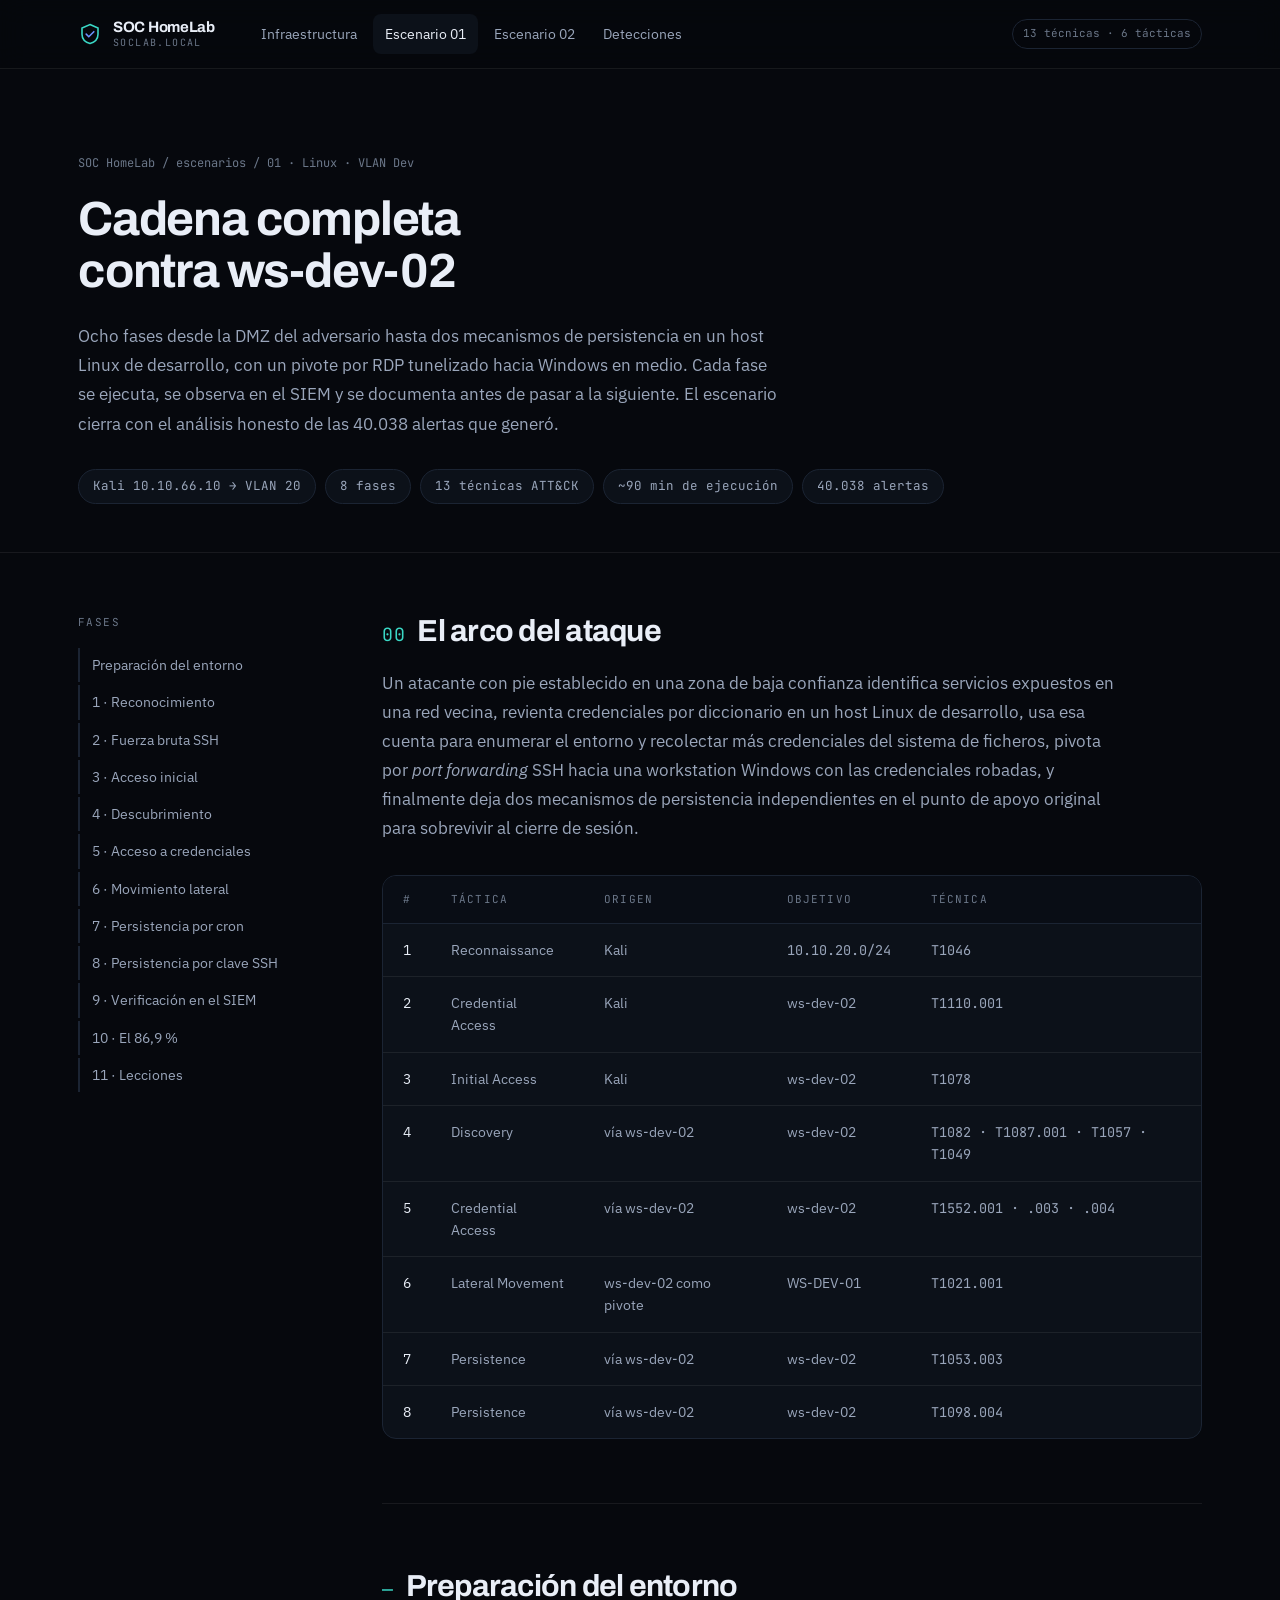
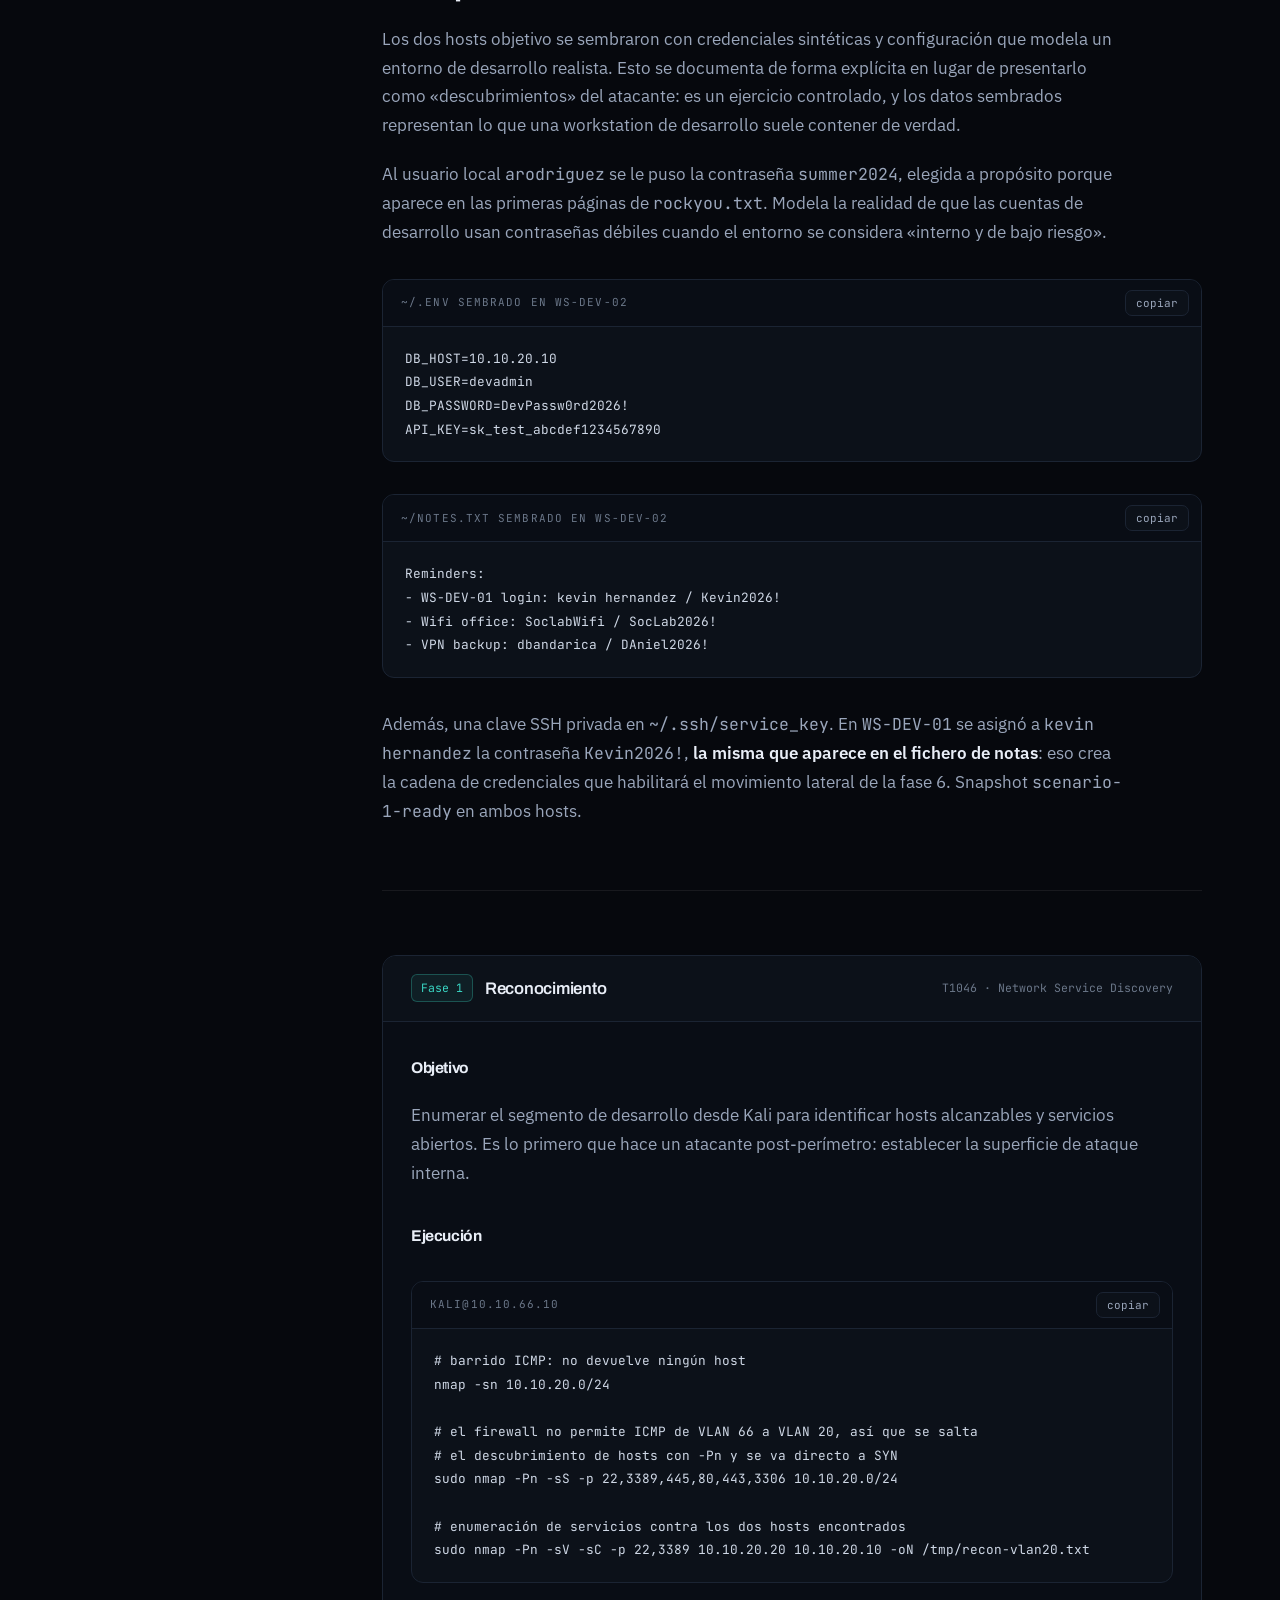
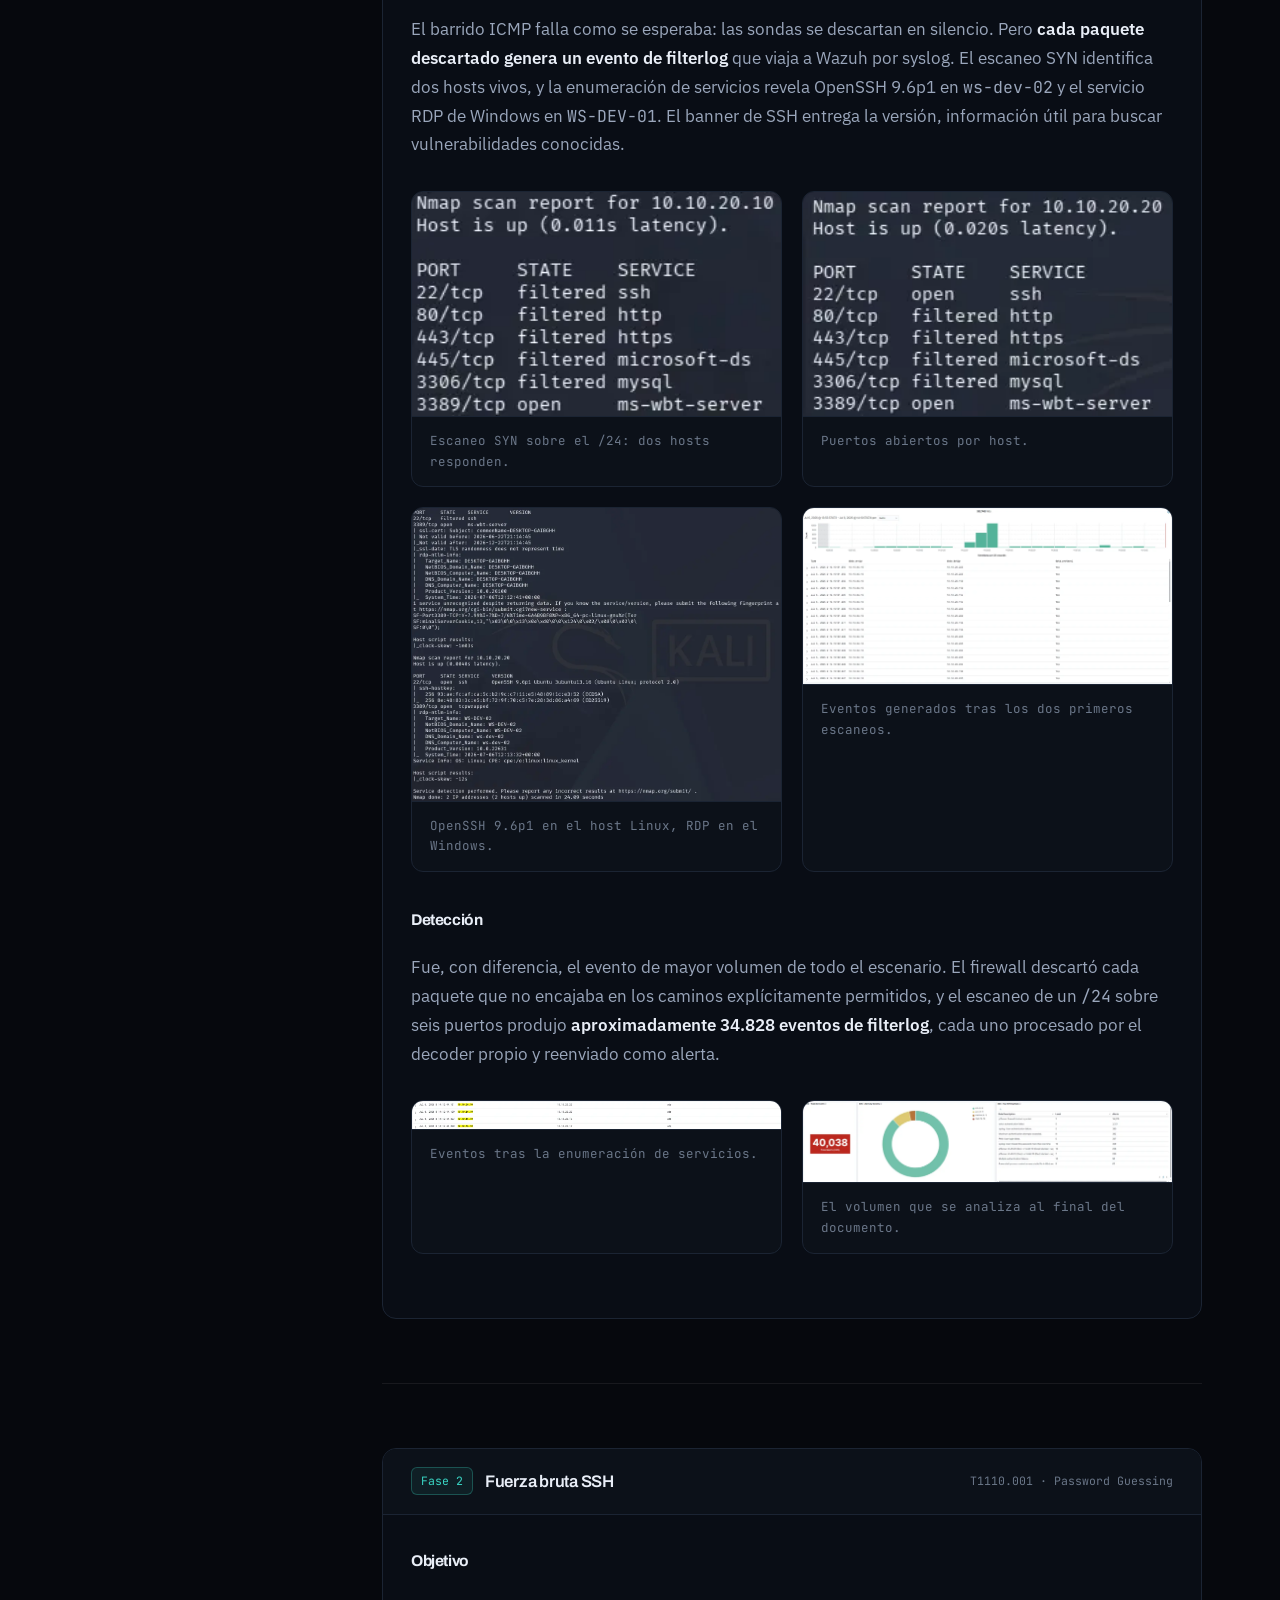
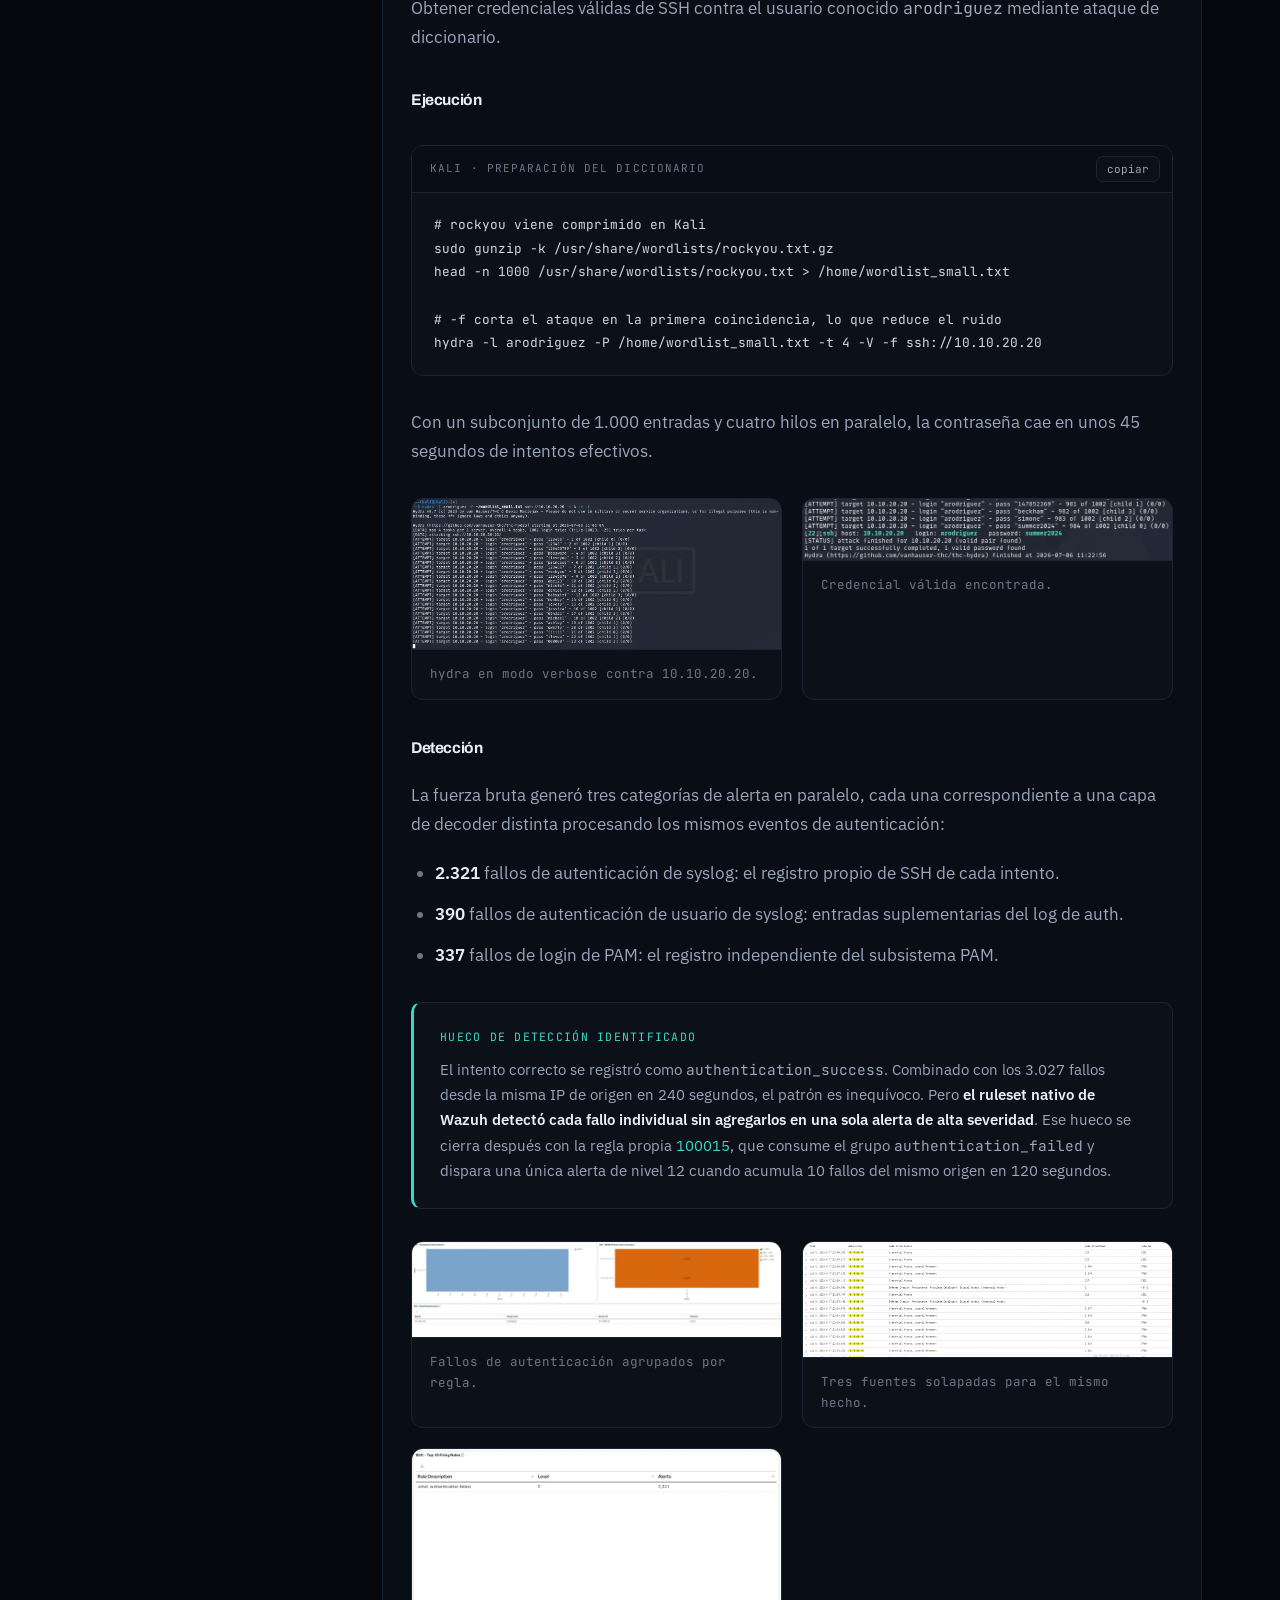
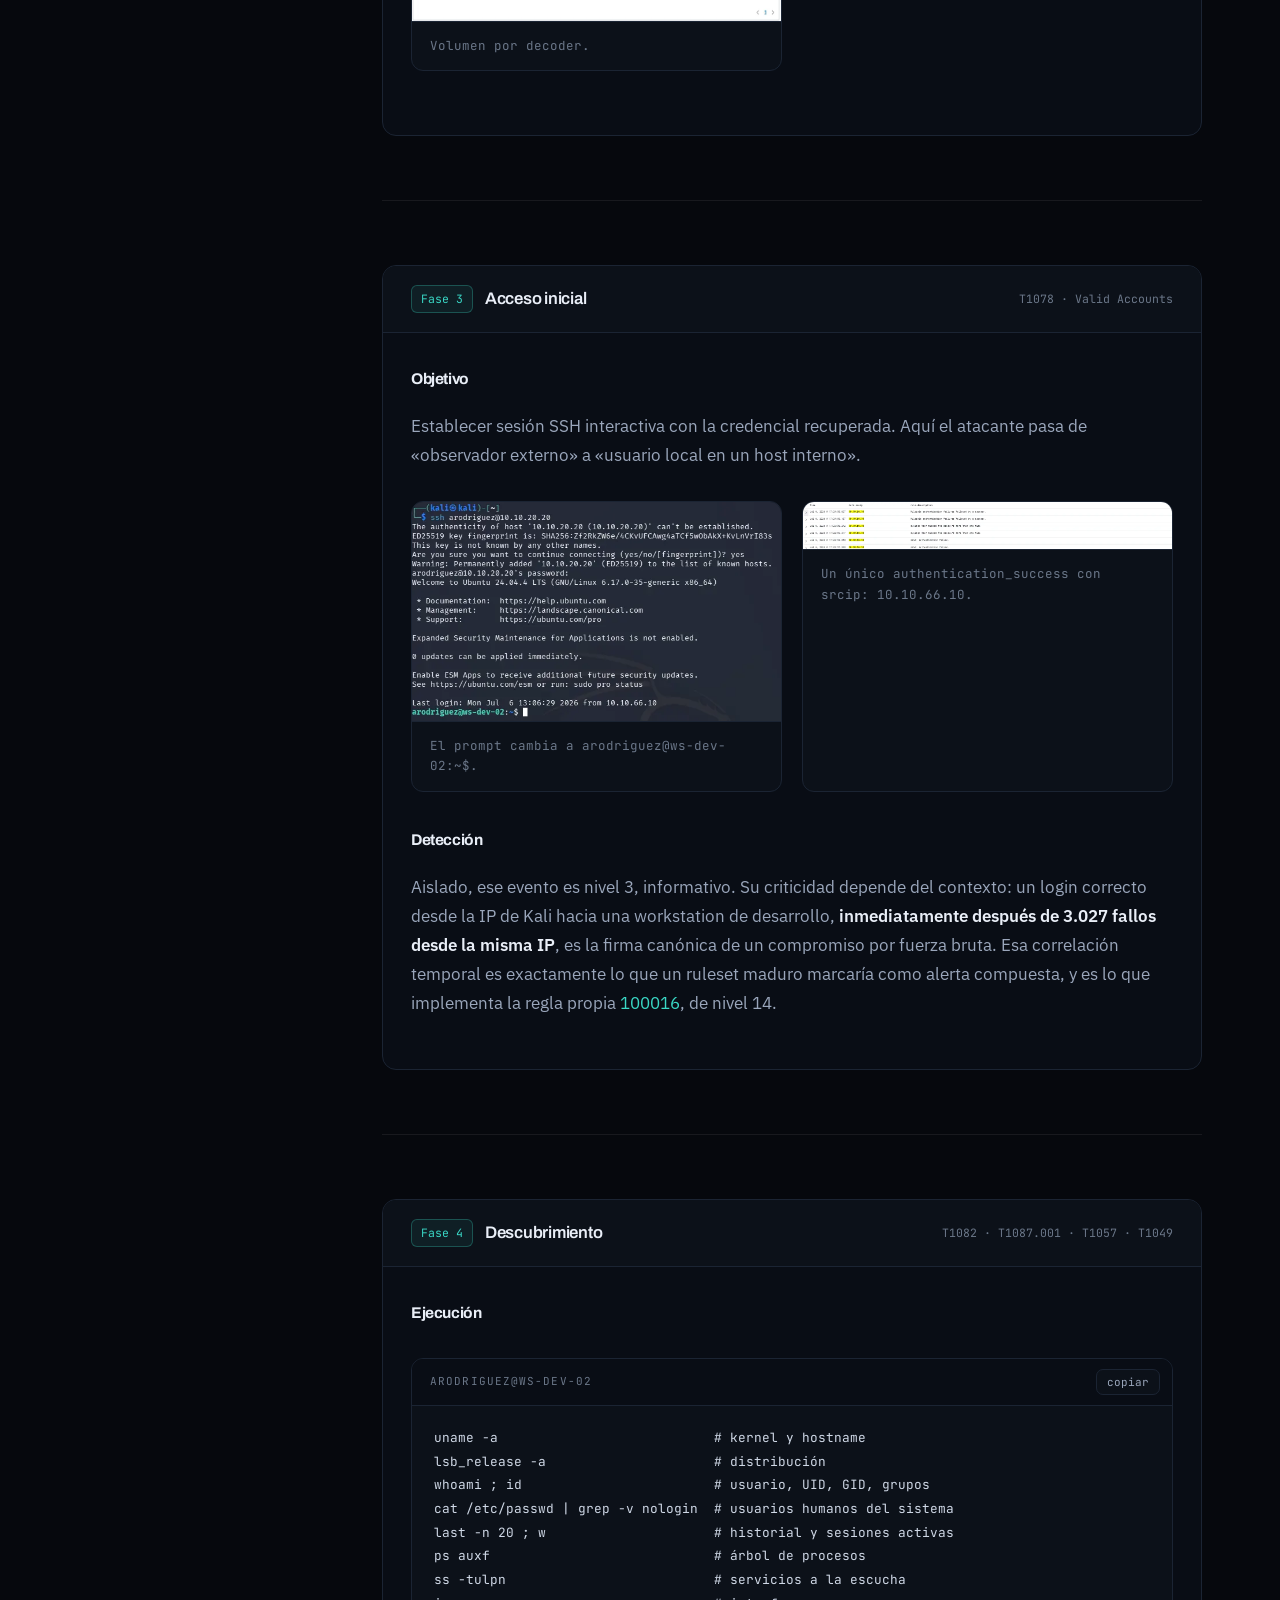
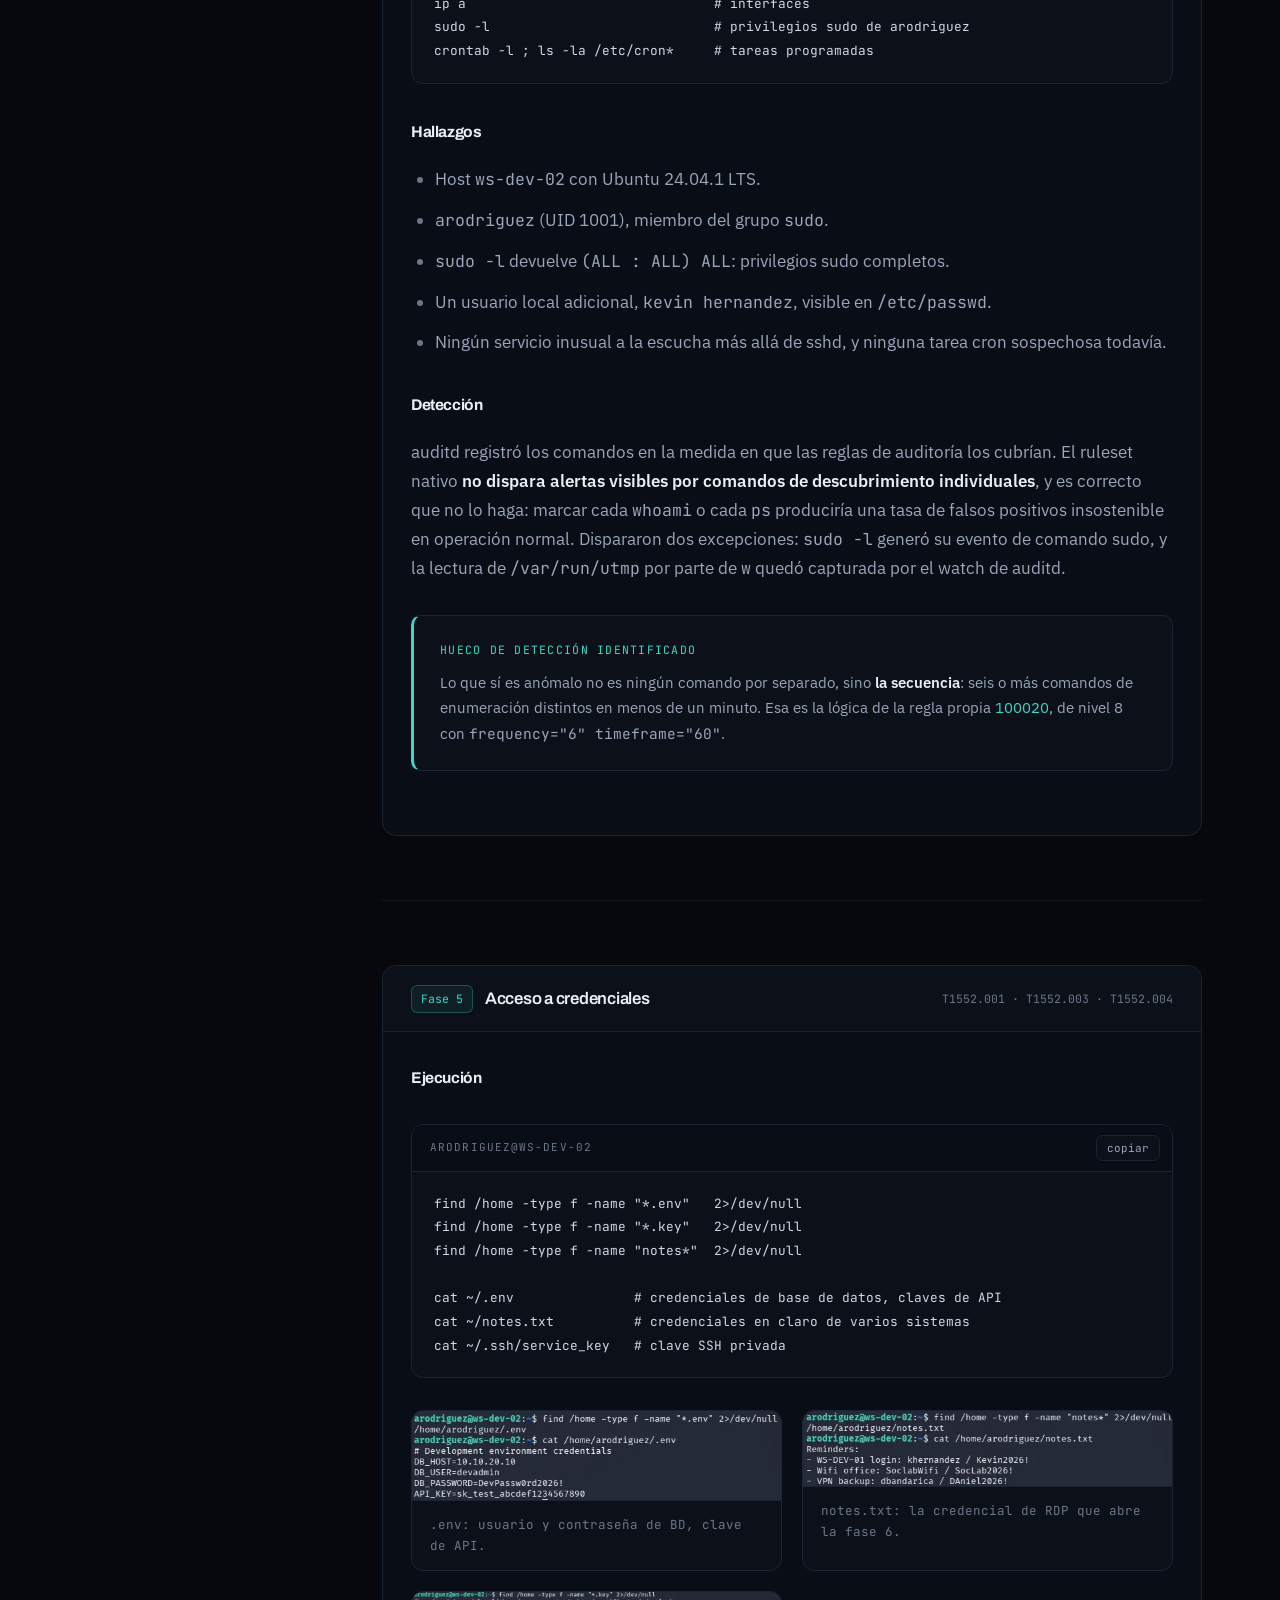
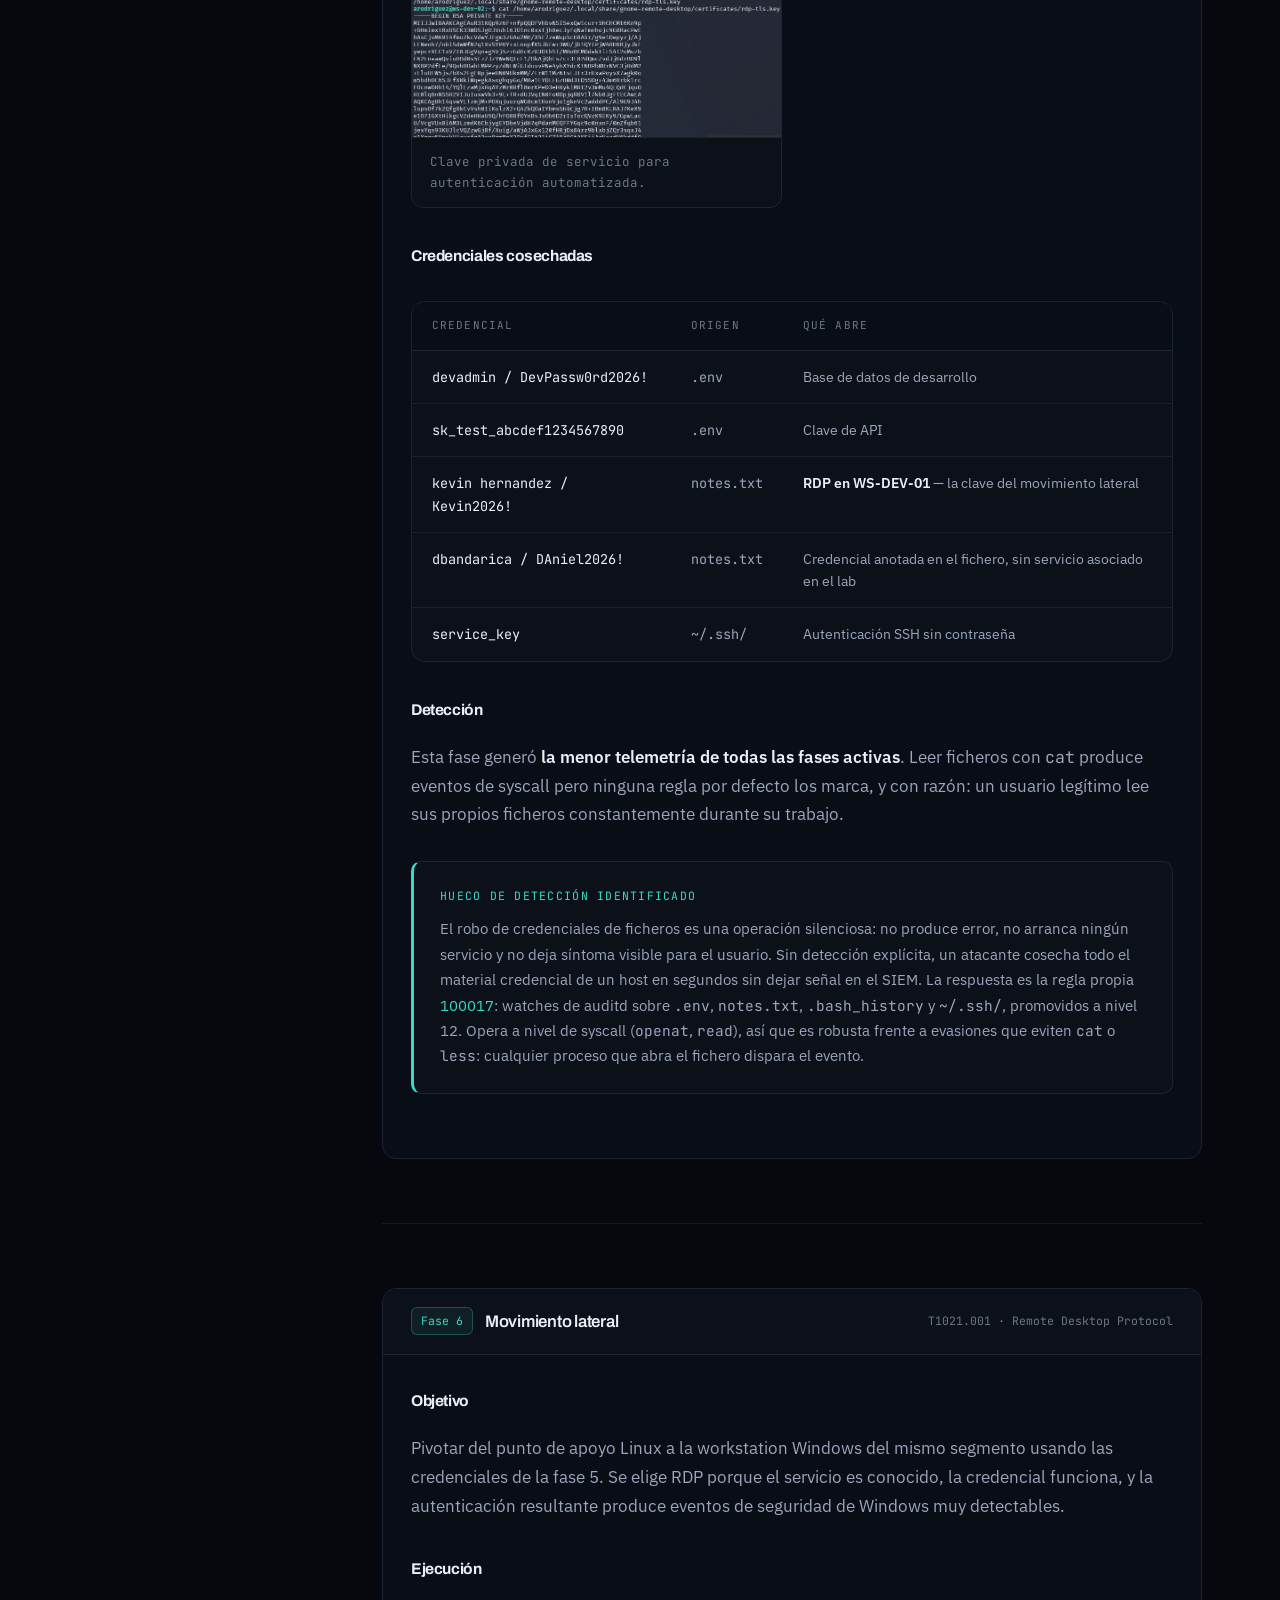
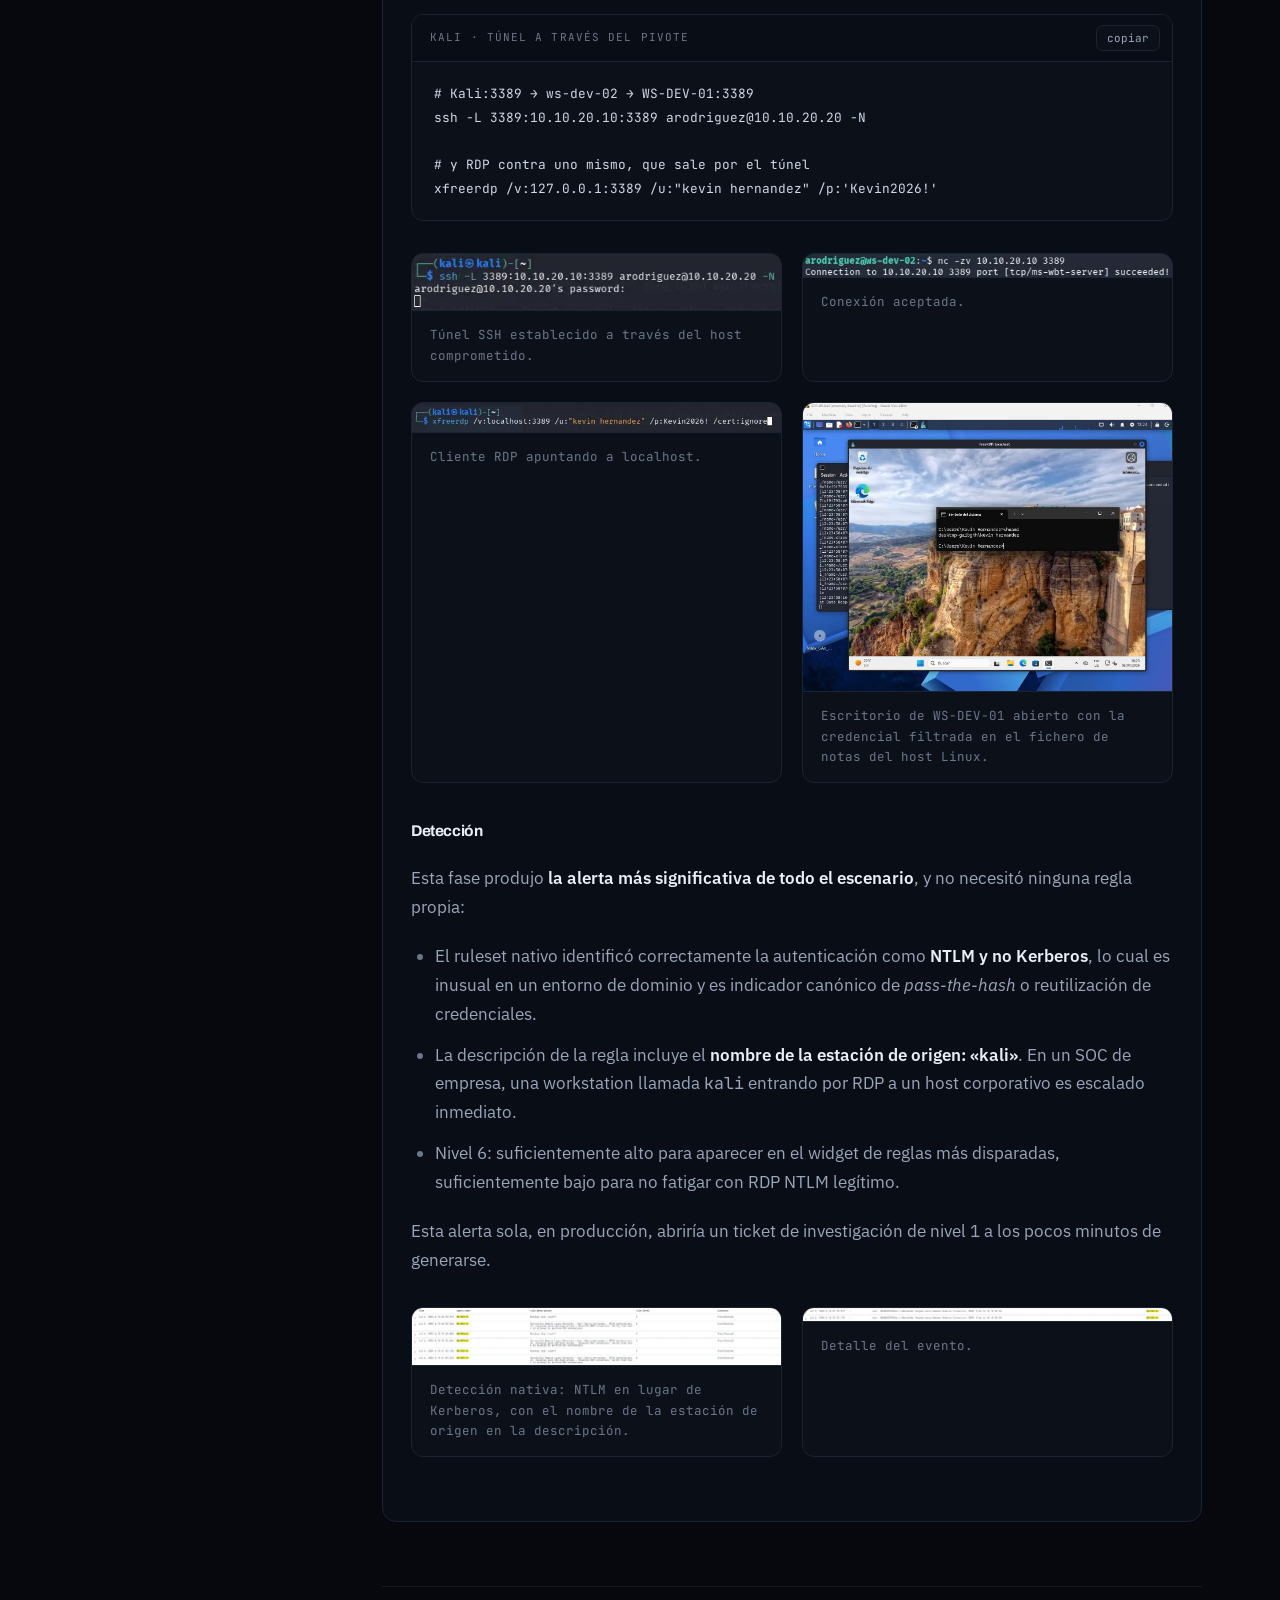
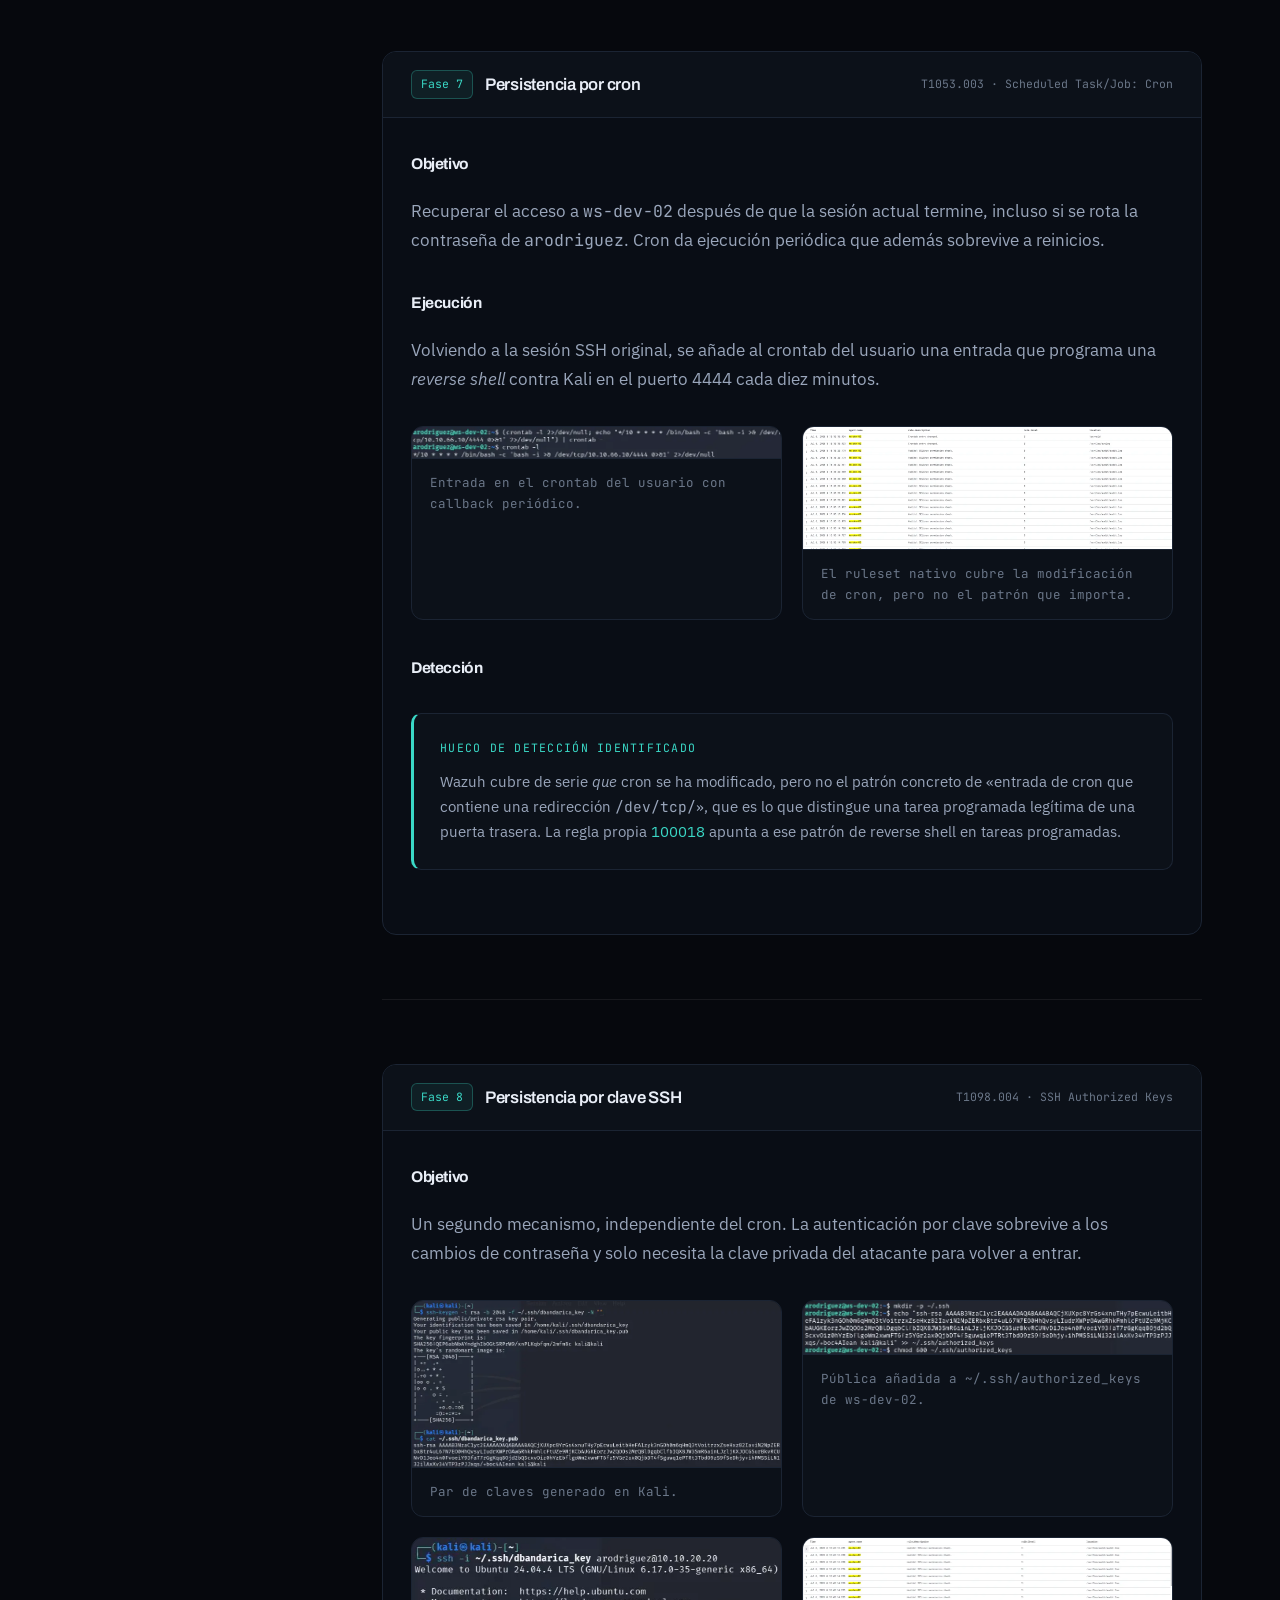
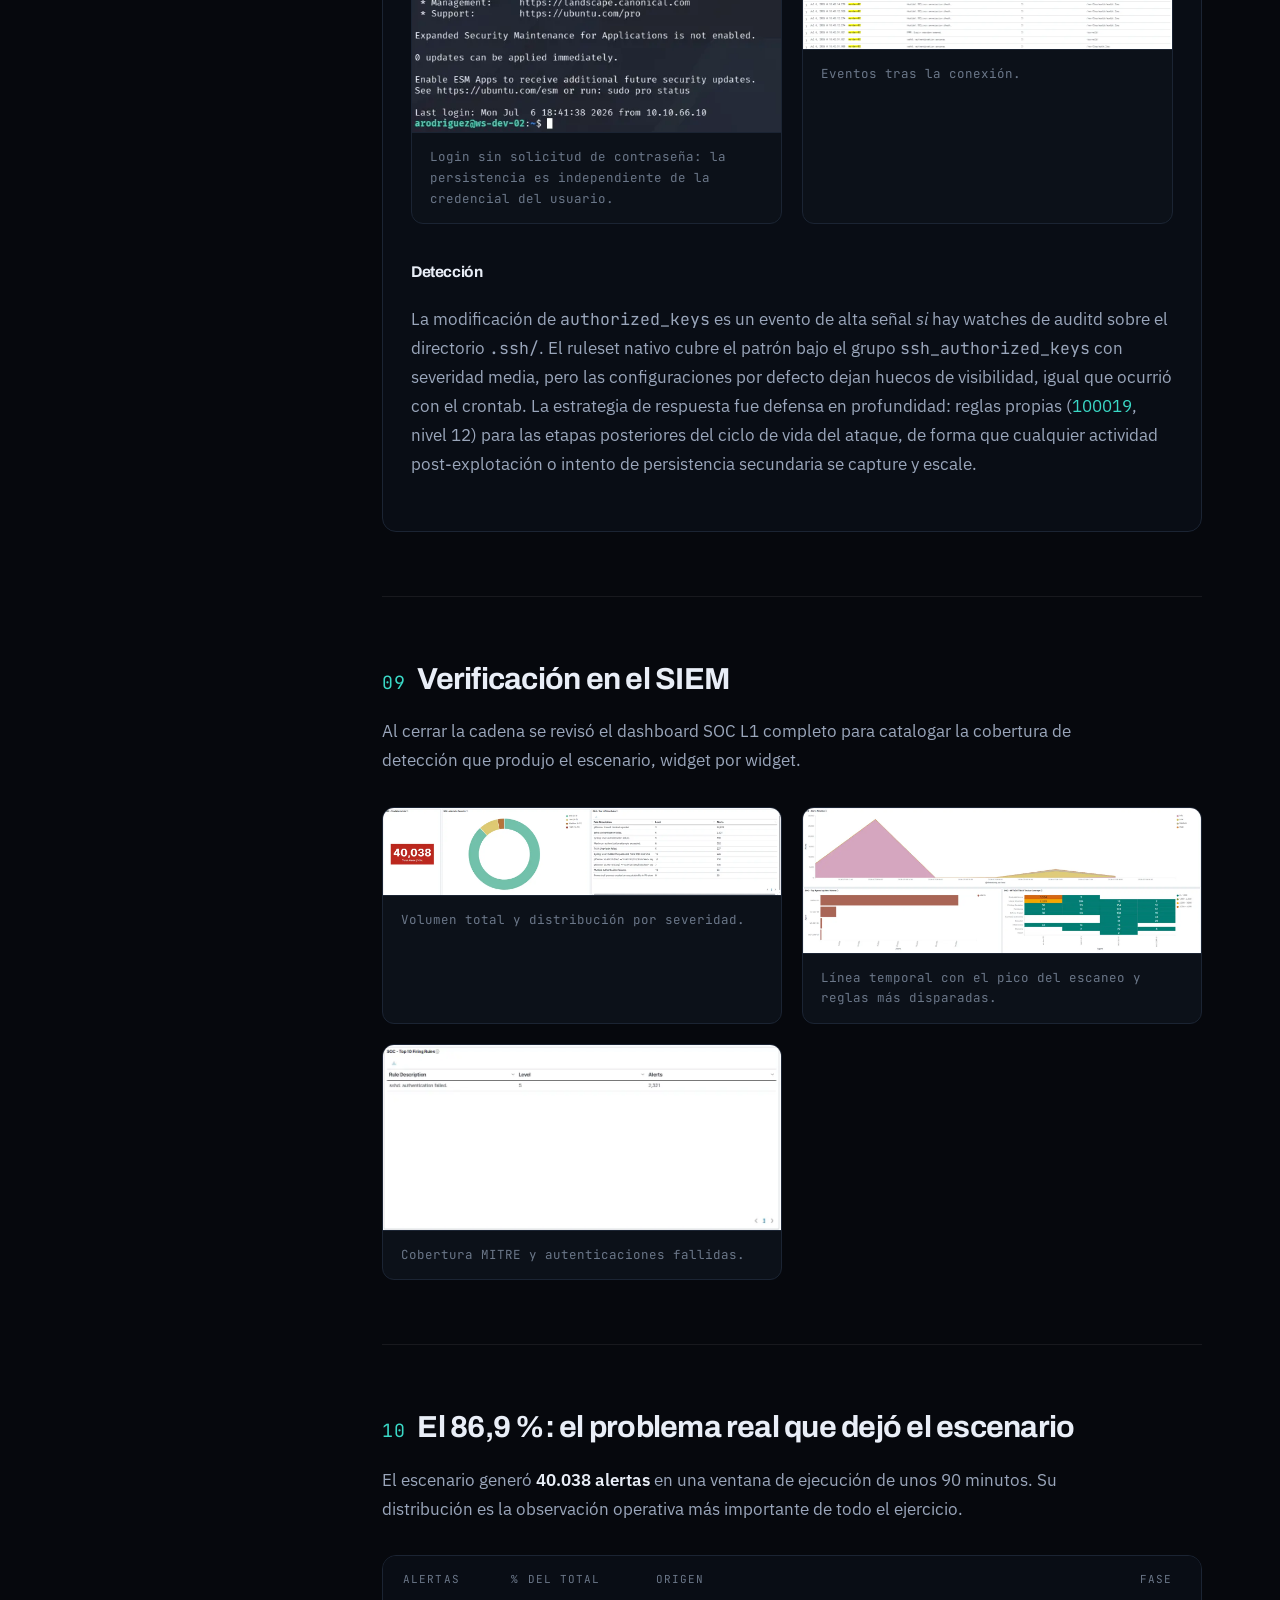
<file: ataque-01.html>
<!DOCTYPE html>
<html lang="es">
<head>
<meta charset="utf-8">
<meta name="viewport" content="width=device-width, initial-scale=1">
<title>Escenario 01 · Cadena completa contra Dev</title>
<meta name="description" content="Cadena de ataque completa desde Kali contra la VLAN de desarrollo: nmap, hydra, acceso SSH, descubrimiento, cosecha de credenciales, pivote RDP y dos persistencias, con la detección observada en Wazuh.">
<link rel="preconnect" href="https://fonts.googleapis.com">
<link rel="preconnect" href="https://fonts.gstatic.com" crossorigin>
<link href="https://fonts.googleapis.com/css2?family=Archivo:wght@600;700&family=IBM+Plex+Sans:wght@400;500;600&family=JetBrains+Mono:wght@400;500&display=swap" rel="stylesheet">
<link rel="stylesheet" href="css/site.css">
</head>
<body>
<a class="skip" href="#contenido">Ir al contenido</a>

<nav class="nav">
  <div class="nav-in">
    <a class="brand" href="index.html">
      <svg width="24" height="24" viewBox="0 0 24 24" fill="none" aria-hidden="true">
        <path d="M12 2.5 20 6v6.2c0 4.4-3.2 7.9-8 9.3-4.8-1.4-8-4.9-8-9.3V6l8-3.5Z" stroke="#3ad8c6" stroke-width="1.6"/>
        <path d="M8.2 12.1l2.6 2.6 5-5" stroke="#6b93ff" stroke-width="1.6" stroke-linecap="round"/>
      </svg>
      <span>SOC HomeLab<small>soclab.local</small></span>
    </a>
    <div class="nav-links">
      <a href="infraestructura.html">Infraestructura</a>
      <a href="ataque-01.html" aria-current="page">Escenario 01</a>
      <a href="ataque-02.html">Escenario 02</a>
      <a href="reglas.html">Detecciones</a>
    </div>
    <div class="nav-right">
      <span class="nav-tag">13 técnicas · 6 tácticas</span>
    </div>
  </div>
</nav>

<header class="doc-head" id="contenido">
  <div class="wrap">
    <p class="crumb"><a href="index.html">SOC HomeLab</a> / escenarios / 01 · Linux · VLAN Dev</p>
    <h1>Cadena completa contra ws-dev-02</h1>
    <p class="lead">Ocho fases desde la DMZ del adversario hasta dos mecanismos de persistencia en un host Linux de desarrollo, con un pivote por RDP tunelizado hacia Windows en medio. Cada fase se ejecuta, se observa en el SIEM y se documenta antes de pasar a la siguiente. El escenario cierra con el análisis honesto de las 40.038 alertas que generó.</p>
    <div class="metarow">
      <span class="chip">Kali 10.10.66.10 → VLAN 20</span>
      <span class="chip">8 fases</span>
      <span class="chip">13 técnicas ATT&amp;CK</span>
      <span class="chip">~90 min de ejecución</span>
      <span class="chip">40.038 alertas</span>
    </div>
  </div>
</header>

<div class="wrap">
<div class="layout">
  <aside class="toc">
    <h4>Fases</h4>
    <ol>
      <li><a href="#prep">Preparación del entorno</a></li>
      <li><a href="#f1">1 · Reconocimiento</a></li>
      <li><a href="#f2">2 · Fuerza bruta SSH</a></li>
      <li><a href="#f3">3 · Acceso inicial</a></li>
      <li><a href="#f4">4 · Descubrimiento</a></li>
      <li><a href="#f5">5 · Acceso a credenciales</a></li>
      <li><a href="#f6">6 · Movimiento lateral</a></li>
      <li><a href="#f7">7 · Persistencia por cron</a></li>
      <li><a href="#f8">8 · Persistencia por clave SSH</a></li>
      <li><a href="#siem">9 · Verificación en el SIEM</a></li>
      <li><a href="#volumen">10 · El 86,9 %</a></li>
      <li><a href="#lecciones">11 · Lecciones</a></li>
    </ol>
  </aside>

  <main>

  <section id="resumen">
    <h2><span class="hn">00</span>El arco del ataque</h2>
    <p>Un atacante con pie establecido en una zona de baja confianza identifica servicios expuestos en una red vecina, revienta credenciales por diccionario en un host Linux de desarrollo, usa esa cuenta para enumerar el entorno y recolectar más credenciales del sistema de ficheros, pivota por <em>port forwarding</em> SSH hacia una workstation Windows con las credenciales robadas, y finalmente deja dos mecanismos de persistencia independientes en el punto de apoyo original para sobrevivir al cierre de sesión.</p>

    <div class="tablewrap">
      <table>
        <thead><tr><th>#</th><th>Táctica</th><th>Origen</th><th>Objetivo</th><th>Técnica</th></tr></thead>
        <tbody>
          <tr><td>1</td><td>Reconnaissance</td><td>Kali</td><td class="mono">10.10.20.0/24</td><td class="mono">T1046</td></tr>
          <tr><td>2</td><td>Credential Access</td><td>Kali</td><td>ws-dev-02</td><td class="mono">T1110.001</td></tr>
          <tr><td>3</td><td>Initial Access</td><td>Kali</td><td>ws-dev-02</td><td class="mono">T1078</td></tr>
          <tr><td>4</td><td>Discovery</td><td>vía ws-dev-02</td><td>ws-dev-02</td><td class="mono">T1082 · T1087.001 · T1057 · T1049</td></tr>
          <tr><td>5</td><td>Credential Access</td><td>vía ws-dev-02</td><td>ws-dev-02</td><td class="mono">T1552.001 · .003 · .004</td></tr>
          <tr><td>6</td><td>Lateral Movement</td><td>ws-dev-02 como pivote</td><td>WS-DEV-01</td><td class="mono">T1021.001</td></tr>
          <tr><td>7</td><td>Persistence</td><td>vía ws-dev-02</td><td>ws-dev-02</td><td class="mono">T1053.003</td></tr>
          <tr><td>8</td><td>Persistence</td><td>vía ws-dev-02</td><td>ws-dev-02</td><td class="mono">T1098.004</td></tr>
        </tbody>
      </table>
    </div>
  </section>

  <section id="prep">
    <h2><span class="hn">—</span>Preparación del entorno</h2>
    <p>Los dos hosts objetivo se sembraron con credenciales sintéticas y configuración que modela un entorno de desarrollo realista. Esto se documenta de forma explícita en lugar de presentarlo como «descubrimientos» del atacante: es un ejercicio controlado, y los datos sembrados representan lo que una workstation de desarrollo suele contener de verdad.</p>

    <p>Al usuario local <span class="mono">arodriguez</span> se le puso la contraseña <span class="mono">summer2024</span>, elegida a propósito porque aparece en las primeras páginas de <span class="mono">rockyou.txt</span>. Modela la realidad de que las cuentas de desarrollo usan contraseñas débiles cuando el entorno se considera «interno y de bajo riesgo».</p>

    <div class="cmd">
      <div class="cmd-bar"><span>~/.env sembrado en ws-dev-02</span><button type="button">copiar</button></div>
      <pre>DB_HOST=10.10.20.10
DB_USER=devadmin
DB_PASSWORD=DevPassw0rd2026!
API_KEY=sk_test_abcdef1234567890</pre>
    </div>

    <div class="cmd">
      <div class="cmd-bar"><span>~/notes.txt sembrado en ws-dev-02</span><button type="button">copiar</button></div>
      <pre>Reminders:
- WS-DEV-01 login: kevin hernandez / Kevin2026!
- Wifi office: SoclabWifi / SocLab2026!
- VPN backup: dbandarica / DAniel2026!</pre>
    </div>

    <p>Además, una clave SSH privada en <span class="mono">~/.ssh/service_key</span>. En <span class="mono">WS-DEV-01</span> se asignó a <span class="mono">kevin hernandez</span> la contraseña <span class="mono">Kevin2026!</span>, <strong>la misma que aparece en el fichero de notas</strong>: eso crea la cadena de credenciales que habilitará el movimiento lateral de la fase 6. Snapshot <span class="mono">scenario-1-ready</span> en ambos hosts.</p>
  </section>

  <section id="f1">
    <div class="phase">
      <div class="phase-head"><span class="pn">Fase 1</span><strong>Reconocimiento</strong><span class="mitre">T1046 · Network Service Discovery</span></div>
      <div class="phase-body">
        <h4>Objetivo</h4>
        <p>Enumerar el segmento de desarrollo desde Kali para identificar hosts alcanzables y servicios abiertos. Es lo primero que hace un atacante post-perímetro: establecer la superficie de ataque interna.</p>

        <h4>Ejecución</h4>
        <div class="cmd">
          <div class="cmd-bar"><span>kali@10.10.66.10</span><button type="button">copiar</button></div>
          <pre># barrido ICMP: no devuelve ningún host
nmap -sn 10.10.20.0/24

# el firewall no permite ICMP de VLAN 66 a VLAN 20, así que se salta
# el descubrimiento de hosts con -Pn y se va directo a SYN
sudo nmap -Pn -sS -p 22,3389,445,80,443,3306 10.10.20.0/24

# enumeración de servicios contra los dos hosts encontrados
sudo nmap -Pn -sV -sC -p 22,3389 10.10.20.20 10.10.20.10 -oN /tmp/recon-vlan20.txt</pre>
        </div>

        <p>El barrido ICMP falla como se esperaba: las sondas se descartan en silencio. Pero <strong>cada paquete descartado genera un evento de filterlog</strong> que viaja a Wazuh por syslog. El escaneo SYN identifica dos hosts vivos, y la enumeración de servicios revela OpenSSH 9.6p1 en <span class="mono">ws-dev-02</span> y el servicio RDP de Windows en <span class="mono">WS-DEV-01</span>. El banner de SSH entrega la versión, información útil para buscar vulnerabilidades conocidas.</p>

        <div class="figs">
          <figure>
            <img src="img-atk/01-kill-chain/01-nmap-scan-identified-1.webp" alt="Salida de nmap identificando hosts vivos en la VLAN 20" loading="lazy">
            <figcaption>Escaneo SYN sobre el /24: dos hosts responden.</figcaption>
          </figure>
          <figure>
            <img src="img-atk/01-kill-chain/02-nmap-scan-identified-2.webp" alt="Continuación de la salida del escaneo nmap" loading="lazy">
            <figcaption>Puertos abiertos por host.</figcaption>
          </figure>
          <figure>
            <img src="img-atk/01-kill-chain/03-nmap-scan-identified-3.webp" alt="Enumeración de servicios con nmap -sV -sC" loading="lazy">
            <figcaption>OpenSSH 9.6p1 en el host Linux, RDP en el Windows.</figcaption>
          </figure>
          <figure>
            <img src="img-atk/01-kill-chain/04-wazuh-logs-reconnaissance-1.webp" alt="Eventos de reconocimiento en el dashboard de Wazuh" loading="lazy">
            <figcaption>Eventos generados tras los dos primeros escaneos.</figcaption>
          </figure>
        </div>

        <h4>Detección</h4>
        <p>Fue, con diferencia, el evento de mayor volumen de todo el escenario. El firewall descartó cada paquete que no encajaba en los caminos explícitamente permitidos, y el escaneo de un <span class="mono">/24</span> sobre seis puertos produjo <strong>aproximadamente 34.828 eventos de filterlog</strong>, cada uno procesado por el decoder propio y reenviado como alerta.</p>

        <div class="figs">
          <figure>
            <img src="img-atk/01-kill-chain/05-wazuh-logs-reconnaissance-2.webp" alt="Eventos generados por la enumeración de servicios" loading="lazy">
            <figcaption>Eventos tras la enumeración de servicios.</figcaption>
          </figure>
          <figure>
            <img src="img-atk/01-kill-chain/06-wazuh-logs.webp" alt="Volumen total de eventos en el dashboard durante el reconocimiento" loading="lazy">
            <figcaption>El volumen que se analiza al final del documento.</figcaption>
          </figure>
        </div>
      </div>
    </div>
  </section>

  <section id="f2">
    <div class="phase">
      <div class="phase-head"><span class="pn">Fase 2</span><strong>Fuerza bruta SSH</strong><span class="mitre">T1110.001 · Password Guessing</span></div>
      <div class="phase-body">
        <h4>Objetivo</h4>
        <p>Obtener credenciales válidas de SSH contra el usuario conocido <span class="mono">arodriguez</span> mediante ataque de diccionario.</p>

        <h4>Ejecución</h4>
        <div class="cmd">
          <div class="cmd-bar"><span>kali · preparación del diccionario</span><button type="button">copiar</button></div>
          <pre># rockyou viene comprimido en Kali
sudo gunzip -k /usr/share/wordlists/rockyou.txt.gz
head -n 1000 /usr/share/wordlists/rockyou.txt &gt; /home/wordlist_small.txt

# -f corta el ataque en la primera coincidencia, lo que reduce el ruido
hydra -l arodriguez -P /home/wordlist_small.txt -t 4 -V -f ssh://10.10.20.20</pre>
        </div>

        <p>Con un subconjunto de 1.000 entradas y cuatro hilos en paralelo, la contraseña cae en unos 45 segundos de intentos efectivos.</p>

        <div class="figs">
          <figure>
            <img src="img-atk/01-kill-chain/07-hydra-attempts.webp" alt="Hydra ejecutando intentos de autenticación contra SSH" loading="lazy">
            <figcaption>hydra en modo verbose contra <span class="mono">10.10.20.20</span>.</figcaption>
          </figure>
          <figure>
            <img src="img-atk/01-kill-chain/08-hydra-completed.webp" alt="Hydra encontrando la contraseña válida" loading="lazy">
            <figcaption>Credencial válida encontrada.</figcaption>
          </figure>
        </div>

        <h4>Detección</h4>
        <p>La fuerza bruta generó tres categorías de alerta en paralelo, cada una correspondiente a una capa de decoder distinta procesando los mismos eventos de autenticación:</p>
        <ul>
          <li><strong>2.321</strong> fallos de autenticación de syslog: el registro propio de SSH de cada intento.</li>
          <li><strong>390</strong> fallos de autenticación de usuario de syslog: entradas suplementarias del log de auth.</li>
          <li><strong>337</strong> fallos de login de PAM: el registro independiente del subsistema PAM.</li>
        </ul>

        <div class="callout find">
          <h4>Hueco de detección identificado</h4>
          <p>El intento correcto se registró como <span class="mono">authentication_success</span>. Combinado con los 3.027 fallos desde la misma IP de origen en 240 segundos, el patrón es inequívoco. Pero <strong>el ruleset nativo de Wazuh detectó cada fallo individual sin agregarlos en una sola alerta de alta severidad</strong>. Ese hueco se cierra después con la regla propia <a href="reglas.html">100015</a>, que consume el grupo <span class="mono">authentication_failed</span> y dispara una única alerta de nivel 12 cuando acumula 10 fallos del mismo origen en 120 segundos.</p>
        </div>

        <div class="figs">
          <figure>
            <img src="img-atk/01-kill-chain/09-wazuh-logs-brute-force.webp" alt="Alertas de fuerza bruta en el dashboard de Wazuh" loading="lazy">
            <figcaption>Fallos de autenticación agrupados por regla.</figcaption>
          </figure>
          <figure>
            <img src="img-atk/01-kill-chain/10-wazuh-logs-brute-force-2.webp" alt="Detalle de las alertas de autenticación fallida" loading="lazy">
            <figcaption>Tres fuentes solapadas para el mismo hecho.</figcaption>
          </figure>
          <figure>
            <img src="img-atk/01-kill-chain/11-wazuh-logs-brute-force-3.webp" alt="Más detalle de las alertas generadas por hydra" loading="lazy">
            <figcaption>Volumen por decoder.</figcaption>
          </figure>
        </div>
      </div>
    </div>
  </section>

  <section id="f3">
    <div class="phase">
      <div class="phase-head"><span class="pn">Fase 3</span><strong>Acceso inicial</strong><span class="mitre">T1078 · Valid Accounts</span></div>
      <div class="phase-body">
        <h4>Objetivo</h4>
        <p>Establecer sesión SSH interactiva con la credencial recuperada. Aquí el atacante pasa de «observador externo» a «usuario local en un host interno».</p>

        <div class="figs">
          <figure>
            <img src="img-atk/01-kill-chain/12-initial-access-ssh.webp" alt="Sesión SSH establecida contra ws-dev-02" loading="lazy">
            <figcaption>El prompt cambia a <span class="mono">arodriguez@ws-dev-02:~$</span>.</figcaption>
          </figure>
          <figure>
            <img src="img-atk/01-kill-chain/13-initial-access-ssh-detection.webp" alt="Alerta de autenticación correcta en el dashboard" loading="lazy">
            <figcaption>Un único <span class="mono">authentication_success</span> con <span class="mono">srcip: 10.10.66.10</span>.</figcaption>
          </figure>
        </div>

        <h4>Detección</h4>
        <p>Aislado, ese evento es nivel 3, informativo. Su criticidad depende del contexto: un login correcto desde la IP de Kali hacia una workstation de desarrollo, <strong>inmediatamente después de 3.027 fallos desde la misma IP</strong>, es la firma canónica de un compromiso por fuerza bruta. Esa correlación temporal es exactamente lo que un ruleset maduro marcaría como alerta compuesta, y es lo que implementa la regla propia <a href="reglas.html">100016</a>, de nivel 14.</p>
      </div>
    </div>
  </section>

  <section id="f4">
    <div class="phase">
      <div class="phase-head"><span class="pn">Fase 4</span><strong>Descubrimiento</strong><span class="mitre">T1082 · T1087.001 · T1057 · T1049</span></div>
      <div class="phase-body">
        <h4>Ejecución</h4>
        <div class="cmd">
          <div class="cmd-bar"><span>arodriguez@ws-dev-02</span><button type="button">copiar</button></div>
          <pre>uname -a                           # kernel y hostname
lsb_release -a                     # distribución
whoami ; id                        # usuario, UID, GID, grupos
cat /etc/passwd | grep -v nologin  # usuarios humanos del sistema
last -n 20 ; w                     # historial y sesiones activas
ps auxf                            # árbol de procesos
ss -tulpn                          # servicios a la escucha
ip a                               # interfaces
sudo -l                            # privilegios sudo de arodriguez
crontab -l ; ls -la /etc/cron*     # tareas programadas</pre>
        </div>

        <h4>Hallazgos</h4>
        <ul>
          <li>Host <span class="mono">ws-dev-02</span> con Ubuntu 24.04.1 LTS.</li>
          <li><span class="mono">arodriguez</span> (UID 1001), miembro del grupo <span class="mono">sudo</span>.</li>
          <li><span class="mono">sudo -l</span> devuelve <span class="mono">(ALL : ALL) ALL</span>: privilegios sudo completos.</li>
          <li>Un usuario local adicional, <span class="mono">kevin hernandez</span>, visible en <span class="mono">/etc/passwd</span>.</li>
          <li>Ningún servicio inusual a la escucha más allá de sshd, y ninguna tarea cron sospechosa todavía.</li>
        </ul>

        <h4>Detección</h4>
        <p>auditd registró los comandos en la medida en que las reglas de auditoría los cubrían. El ruleset nativo <strong>no dispara alertas visibles por comandos de descubrimiento individuales</strong>, y es correcto que no lo haga: marcar cada <span class="mono">whoami</span> o cada <span class="mono">ps</span> produciría una tasa de falsos positivos insostenible en operación normal. Dispararon dos excepciones: <span class="mono">sudo -l</span> generó su evento de comando sudo, y la lectura de <span class="mono">/var/run/utmp</span> por parte de <span class="mono">w</span> quedó capturada por el watch de auditd.</p>

        <div class="callout find">
          <h4>Hueco de detección identificado</h4>
          <p>Lo que sí es anómalo no es ningún comando por separado, sino <strong>la secuencia</strong>: seis o más comandos de enumeración distintos en menos de un minuto. Esa es la lógica de la regla propia <a href="reglas.html">100020</a>, de nivel 8 con <span class="mono">frequency="6" timeframe="60"</span>.</p>
        </div>
      </div>
    </div>
  </section>

  <section id="f5">
    <div class="phase">
      <div class="phase-head"><span class="pn">Fase 5</span><strong>Acceso a credenciales</strong><span class="mitre">T1552.001 · T1552.003 · T1552.004</span></div>
      <div class="phase-body">
        <h4>Ejecución</h4>
        <div class="cmd">
          <div class="cmd-bar"><span>arodriguez@ws-dev-02</span><button type="button">copiar</button></div>
          <pre>find /home -type f -name "*.env"   2&gt;/dev/null
find /home -type f -name "*.key"   2&gt;/dev/null
find /home -type f -name "notes*"  2&gt;/dev/null

cat ~/.env               # credenciales de base de datos, claves de API
cat ~/notes.txt          # credenciales en claro de varios sistemas
cat ~/.ssh/service_key   # clave SSH privada</pre>
        </div>

        <div class="figs">
          <figure>
            <img src="img-atk/01-kill-chain/14-cat-env.webp" alt="Contenido del fichero .env con credenciales de base de datos" loading="lazy">
            <figcaption><span class="mono">.env</span>: usuario y contraseña de BD, clave de API.</figcaption>
          </figure>
          <figure>
            <img src="img-atk/01-kill-chain/15-cat-notes.webp" alt="Contenido del fichero de notas con credenciales en claro" loading="lazy">
            <figcaption><span class="mono">notes.txt</span>: la credencial de RDP que abre la fase 6.</figcaption>
          </figure>
          <figure>
            <img src="img-atk/01-kill-chain/16-cat-key.webp" alt="Clave SSH privada encontrada en el host" loading="lazy">
            <figcaption>Clave privada de servicio para autenticación automatizada.</figcaption>
          </figure>
        </div>

        <h4>Credenciales cosechadas</h4>
        <div class="tablewrap">
          <table>
            <thead><tr><th>Credencial</th><th>Origen</th><th>Qué abre</th></tr></thead>
            <tbody>
              <tr><td class="mono">devadmin / DevPassw0rd2026!</td><td class="mono">.env</td><td>Base de datos de desarrollo</td></tr>
              <tr><td class="mono">sk_test_abcdef1234567890</td><td class="mono">.env</td><td>Clave de API</td></tr>
              <tr><td class="mono">kevin hernandez / Kevin2026!</td><td class="mono">notes.txt</td><td><strong>RDP en WS-DEV-01</strong> — la clave del movimiento lateral</td></tr>
              <tr><td class="mono">dbandarica / DAniel2026!</td><td class="mono">notes.txt</td><td>Credencial anotada en el fichero, sin servicio asociado en el lab</td></tr>
              <tr><td class="mono">service_key</td><td class="mono">~/.ssh/</td><td>Autenticación SSH sin contraseña</td></tr>
            </tbody>
          </table>
        </div>

        <h4>Detección</h4>
        <p>Esta fase generó <strong>la menor telemetría de todas las fases activas</strong>. Leer ficheros con <span class="mono">cat</span> produce eventos de syscall pero ninguna regla por defecto los marca, y con razón: un usuario legítimo lee sus propios ficheros constantemente durante su trabajo.</p>

        <div class="callout find">
          <h4>Hueco de detección identificado</h4>
          <p>El robo de credenciales de ficheros es una operación silenciosa: no produce error, no arranca ningún servicio y no deja síntoma visible para el usuario. Sin detección explícita, un atacante cosecha todo el material credencial de un host en segundos sin dejar señal en el SIEM. La respuesta es la regla propia <a href="reglas.html">100017</a>: watches de auditd sobre <span class="mono">.env</span>, <span class="mono">notes.txt</span>, <span class="mono">.bash_history</span> y <span class="mono">~/.ssh/</span>, promovidos a nivel 12. Opera a nivel de syscall (<span class="mono">openat</span>, <span class="mono">read</span>), así que es robusta frente a evasiones que eviten <span class="mono">cat</span> o <span class="mono">less</span>: cualquier proceso que abra el fichero dispara el evento.</p>
        </div>
      </div>
    </div>
  </section>

  <section id="f6">
    <div class="phase">
      <div class="phase-head"><span class="pn">Fase 6</span><strong>Movimiento lateral</strong><span class="mitre">T1021.001 · Remote Desktop Protocol</span></div>
      <div class="phase-body">
        <h4>Objetivo</h4>
        <p>Pivotar del punto de apoyo Linux a la workstation Windows del mismo segmento usando las credenciales de la fase 5. Se elige RDP porque el servicio es conocido, la credencial funciona, y la autenticación resultante produce eventos de seguridad de Windows muy detectables.</p>

        <h4>Ejecución</h4>
        <div class="cmd">
          <div class="cmd-bar"><span>kali · túnel a través del pivote</span><button type="button">copiar</button></div>
          <pre># Kali:3389 → ws-dev-02 → WS-DEV-01:3389
ssh -L 3389:10.10.20.10:3389 arodriguez@10.10.20.20 -N

# y RDP contra uno mismo, que sale por el túnel
xfreerdp /v:127.0.0.1:3389 /u:"kevin hernandez" /p:'Kevin2026!'</pre>
        </div>

        <div class="figs">
          <figure>
            <img src="img-atk/01-kill-chain/18-ssh-port-forward.webp" alt="Establecimiento del port forwarding SSH desde Kali" loading="lazy">
            <figcaption>Túnel SSH establecido a través del host comprometido.</figcaption>
          </figure>
          <figure>
            <img src="img-atk/01-kill-chain/17-connection-succeded.webp" alt="Confirmación de conexión a través del túnel" loading="lazy">
            <figcaption>Conexión aceptada.</figcaption>
          </figure>
          <figure>
            <img src="img-atk/01-kill-chain/19-rdp-tunnel.webp" alt="Cliente RDP conectando a través del túnel" loading="lazy">
            <figcaption>Cliente RDP apuntando a localhost.</figcaption>
          </figure>
          <figure>
            <img src="img-atk/01-kill-chain/24-rdp-tunnel-connection-succesfull.webp" alt="Escritorio de Windows 11 de WS-DEV-01 abierto desde Kali" loading="lazy">
            <figcaption>Escritorio de <span class="mono">WS-DEV-01</span> abierto con la credencial filtrada en el fichero de notas del host Linux.</figcaption>
          </figure>
        </div>

        <h4>Detección</h4>
        <p>Esta fase produjo <strong>la alerta más significativa de todo el escenario</strong>, y no necesitó ninguna regla propia:</p>
        <ul>
          <li>El ruleset nativo identificó correctamente la autenticación como <strong>NTLM y no Kerberos</strong>, lo cual es inusual en un entorno de dominio y es indicador canónico de <em>pass-the-hash</em> o reutilización de credenciales.</li>
          <li>La descripción de la regla incluye el <strong>nombre de la estación de origen: «kali»</strong>. En un SOC de empresa, una workstation llamada <span class="mono">kali</span> entrando por RDP a un host corporativo es escalado inmediato.</li>
          <li>Nivel 6: suficientemente alto para aparecer en el widget de reglas más disparadas, suficientemente bajo para no fatigar con RDP NTLM legítimo.</li>
        </ul>
        <p>Esta alerta sola, en producción, abriría un ticket de investigación de nivel 1 a los pocos minutos de generarse.</p>

        <div class="figs">
          <figure>
            <img src="img-atk/01-kill-chain/20-rdp-tunnel-detection.webp" alt="Alerta de Wazuh detectando la autenticación NTLM desde el host kali" loading="lazy">
            <figcaption>Detección nativa: NTLM en lugar de Kerberos, con el nombre de la estación de origen en la descripción.</figcaption>
          </figure>
          <figure>
            <img src="img-atk/01-kill-chain/23-rdp-tunnel-detection.webp" alt="Detalle del evento de autenticación en el dashboard" loading="lazy">
            <figcaption>Detalle del evento.</figcaption>
          </figure>
        </div>
      </div>
    </div>
  </section>

  <section id="f7">
    <div class="phase">
      <div class="phase-head"><span class="pn">Fase 7</span><strong>Persistencia por cron</strong><span class="mitre">T1053.003 · Scheduled Task/Job: Cron</span></div>
      <div class="phase-body">
        <h4>Objetivo</h4>
        <p>Recuperar el acceso a <span class="mono">ws-dev-02</span> después de que la sesión actual termine, incluso si se rota la contraseña de <span class="mono">arodriguez</span>. Cron da ejecución periódica que además sobrevive a reinicios.</p>

        <h4>Ejecución</h4>
        <p>Volviendo a la sesión SSH original, se añade al crontab del usuario una entrada que programa una <em>reverse shell</em> contra Kali en el puerto 4444 cada diez minutos.</p>

        <div class="figs">
          <figure>
            <img src="img-atk/01-kill-chain/21-cron-persistence.webp" alt="Entrada de cron añadida con una reverse shell" loading="lazy">
            <figcaption>Entrada en el crontab del usuario con callback periódico.</figcaption>
          </figure>
          <figure>
            <img src="img-atk/01-kill-chain/22-cron-persistence-detection.webp" alt="Eventos de modificación de cron en el dashboard" loading="lazy">
            <figcaption>El ruleset nativo cubre la modificación de cron, pero no el patrón que importa.</figcaption>
          </figure>
        </div>

        <h4>Detección</h4>
        <div class="callout find">
          <h4>Hueco de detección identificado</h4>
          <p>Wazuh cubre de serie <em>que</em> cron se ha modificado, pero no el patrón concreto de «entrada de cron que contiene una redirección <span class="mono">/dev/tcp/</span>», que es lo que distingue una tarea programada legítima de una puerta trasera. La regla propia <a href="reglas.html">100018</a> apunta a ese patrón de reverse shell en tareas programadas.</p>
        </div>
      </div>
    </div>
  </section>

  <section id="f8">
    <div class="phase">
      <div class="phase-head"><span class="pn">Fase 8</span><strong>Persistencia por clave SSH</strong><span class="mitre">T1098.004 · SSH Authorized Keys</span></div>
      <div class="phase-body">
        <h4>Objetivo</h4>
        <p>Un segundo mecanismo, independiente del cron. La autenticación por clave sobrevive a los cambios de contraseña y solo necesita la clave privada del atacante para volver a entrar.</p>

        <div class="figs">
          <figure>
            <img src="img-atk/01-kill-chain/25-ssh-persistance.webp" alt="Generación del par de claves del atacante en Kali" loading="lazy">
            <figcaption>Par de claves generado en Kali.</figcaption>
          </figure>
          <figure>
            <img src="img-atk/01-kill-chain/26-ssh-persistance-2.webp" alt="Clave pública añadida al authorized_keys del host comprometido" loading="lazy">
            <figcaption>Pública añadida a <span class="mono">~/.ssh/authorized_keys</span> de <span class="mono">ws-dev-02</span>.</figcaption>
          </figure>
          <figure>
            <img src="img-atk/01-kill-chain/27-ssh-persistance-3.webp" alt="Login SSH sin contraseña usando la clave del atacante" loading="lazy">
            <figcaption>Login sin solicitud de contraseña: la persistencia es independiente de la credencial del usuario.</figcaption>
          </figure>
          <figure>
            <img src="img-atk/01-kill-chain/29-ssh-connection.webp" alt="Eventos registrados tras la conexión SSH con clave" loading="lazy">
            <figcaption>Eventos tras la conexión.</figcaption>
          </figure>
        </div>

        <h4>Detección</h4>
        <p>La modificación de <span class="mono">authorized_keys</span> es un evento de alta señal <em>si</em> hay watches de auditd sobre el directorio <span class="mono">.ssh/</span>. El ruleset nativo cubre el patrón bajo el grupo <span class="mono">ssh_authorized_keys</span> con severidad media, pero las configuraciones por defecto dejan huecos de visibilidad, igual que ocurrió con el crontab. La estrategia de respuesta fue defensa en profundidad: reglas propias (<a href="reglas.html">100019</a>, nivel 12) para las etapas posteriores del ciclo de vida del ataque, de forma que cualquier actividad post-explotación o intento de persistencia secundaria se capture y escale.</p>
      </div>
    </div>
  </section>

  <section id="siem">
    <h2><span class="hn">09</span>Verificación en el SIEM</h2>
    <p>Al cerrar la cadena se revisó el dashboard SOC L1 completo para catalogar la cobertura de detección que produjo el escenario, widget por widget.</p>
    <div class="figs">
      <figure>
        <img src="img-atk/01-kill-chain/30-dashboard-1.webp" alt="Dashboard SOC L1 tras el escenario, primera parte" loading="lazy">
        <figcaption>Volumen total y distribución por severidad.</figcaption>
      </figure>
      <figure>
        <img src="img-atk/01-kill-chain/31-dashboard-2.webp" alt="Dashboard SOC L1 tras el escenario, segunda parte" loading="lazy">
        <figcaption>Línea temporal con el pico del escaneo y reglas más disparadas.</figcaption>
      </figure>
      <figure>
        <img src="img-atk/01-kill-chain/32-dashboard-3.webp" alt="Dashboard SOC L1 tras el escenario, tercera parte" loading="lazy">
        <figcaption>Cobertura MITRE y autenticaciones fallidas.</figcaption>
      </figure>
    </div>
  </section>

  <section id="volumen">
    <h2><span class="hn">10</span>El 86,9 %: el problema real que dejó el escenario</h2>
    <p>El escenario generó <strong>40.038 alertas</strong> en una ventana de ejecución de unos 90 minutos. Su distribución es la observación operativa más importante de todo el ejercicio.</p>

    <div class="tablewrap">
      <table>
        <thead><tr><th>Alertas</th><th>% del total</th><th>Origen</th><th>Fase</th></tr></thead>
        <tbody>
          <tr><td class="mono num">34.828</td><td><strong>86,9 %</strong></td><td>Bloqueo de firewall de pfSense (regla 100010 base + genérica)</td><td>1</td></tr>
          <tr><td class="mono num">2.321</td><td>5,7 %</td><td>Fallo de autenticación de syslog</td><td>2</td></tr>
          <tr><td class="mono num">390</td><td>1,0 %</td><td>Fallo de autenticación de usuario de syslog</td><td>2</td></tr>
          <tr><td class="mono num">337</td><td>0,8 %</td><td>Fallo de login de PAM</td><td>2</td></tr>
          <tr><td class="mono num">256</td><td>0,7 %</td><td>Regla propia 100011 — VLAN 20 → VLAN 10 bloqueado</td><td>1</td></tr>
          <tr><td class="mono num">230</td><td>0,6 %</td><td>Regla propia 100012 — VLAN 10 → VLAN 20 bloqueado</td><td>1</td></tr>
          <tr><td class="mono num">~1.747</td><td>4,4 %</td><td>Windows 4624/4634, Sysmon Process Create, sudo y otros</td><td>3–8</td></tr>
        </tbody>
      </table>
    </div>

    <p>Una sola fase, el reconocimiento con nmap, produjo el <strong>86,9 % de todas las alertas</strong>. El ataque incluyó eventos de alta señal en cada fase posterior (compromiso exitoso, robo de credenciales, movimiento lateral, persistencia), y todos quedan numéricamente sepultados bajo el ruido de los descartes del firewall.</p>

    <p>En un SOC real esto es <strong>fatiga de alertas del máximo orden</strong>. Un analista de nivel 1 viendo un panel con 40.038 alertas no podría identificar los seis o siete eventos realmente críticos (el RDP lateral, la modificación de <span class="mono">authorized_keys</span>, el login correcto desde una IP de Kali) sin un triaje largo.</p>

    <h3>Por qué pasó</h3>
    <p>El comportamiento por defecto de Wazuh ante los bloqueos de pfSense es emitir una alerta por paquete bloqueado. Durante el escaneo SYN sobre 254 hosts y seis puertos, más la enumeración de servicios, decenas de miles de paquetes TCP intentaron atravesar el firewall. La regla 100010 dispara a nivel 3 por evento, sin lógica de agregación.</p>

    <div class="callout">
      <h4>Esto no es un defecto de la regla 100010</h4>
      <p>Funciona exactamente como se diseñó: da visibilidad cruda por paquete para consultas de archivo y análisis forense. El defecto está en <strong>la capa operativa de alertas</strong>, que debería filtrar o agregar antes de llegar al panel que usa el analista para triaje.</p>
    </div>

    <h3>El resultado positivo que hay dentro de las cifras</h3>
    <p>La regla propia <strong>100011 disparó 256 veces</strong> y la <strong>100012, 230 veces</strong>. Ambas se escribieron antes del escenario para detectar violaciones de segmentación con nivel elevado y mapeo MITRE, y el hecho de que dispararan confirma que la ingeniería de detección previa funciona bajo condiciones de ataque real. Las 486 alertas de esas dos reglas serían el foco natural de la investigación en producción: llevan mapeo MITRE, severidad elevada y describen específicamente violaciones de política de segmentación. No se pierden en el ruido <em>si</em> el analista filtra por severidad o por táctica. El problema es que la vista por defecto del panel no filtra.</p>

    <h3>Las ocho reglas que salieron de aquí</h3>
    <div class="tablewrap">
      <table>
        <thead><tr><th>Regla</th><th>Qué agrega o detecta</th><th>Táctica</th><th>Hueco de la fase</th></tr></thead>
        <tbody>
          <tr><td class="mono">100013</td><td>Agregación de escaneo de puertos (un objetivo)</td><td>Reconnaissance</td><td>1</td></tr>
          <tr><td class="mono">100014</td><td>Agregación de escaneo multiobjetivo</td><td>Reconnaissance</td><td>1</td></tr>
          <tr><td class="mono">100015</td><td>Agregación de fuerza bruta SSH</td><td>Credential Access</td><td>2</td></tr>
          <tr><td class="mono">100016</td><td>Correlación compuesta: fuerza bruta seguida de éxito</td><td>Initial Access</td><td>3</td></tr>
          <tr><td class="mono">100017</td><td>Acceso a ficheros de credenciales</td><td>Credential Access</td><td>5</td></tr>
          <tr><td class="mono">100018</td><td>Reverse shell en cron</td><td>Persistence</td><td>7</td></tr>
          <tr><td class="mono">100019</td><td>Modificación de <span class="mono">authorized_keys</span></td><td>Persistence</td><td>8</td></tr>
          <tr><td class="mono">100020</td><td>Secuencia de comandos de descubrimiento</td><td>Discovery</td><td>4</td></tr>
        </tbody>
      </table>
    </div>
    <p>Cada una está documentada con su modelo de amenaza, umbrales justificados, mapeo MITRE y análisis de falsos positivos en el <a href="reglas.html">catálogo de detecciones</a>.</p>
  </section>

  <section id="lecciones">
    <h2><span class="hn">11</span>Lecciones</h2>
    <ul>
      <li><strong>Una regla propia hay que operativizarla, no solo escribirla.</strong> La 100011 disparó correctamente con su mapeo MITRE, y aun así 34.828 alertas de bajo valor dominaron el panel. Escribir la regla es el 30 % de la ingeniería de detección; hacerla visible bajo volúmenes de producción es el otro 70 %.</li>
      <li><strong>La fatiga de alertas no es un concepto teórico.</strong> El escenario produjo un ejemplo real del fenómeno en una única ejecución de 90 minutos. El instinto de un analista junior de querer ver todos los eventos choca con la realidad operativa: la visibilidad exige filtrado.</li>
      <li><strong>La agregación no es opcional en producción.</strong> El patrón <span class="mono">frequency</span>/<span class="mono">timeframe</span> es práctica estándar en cualquier despliegue maduro de Wazuh. Su ausencia en el ruleset inicial se identificó por experiencia operativa y no leyendo documentación, que es un aprendizaje más sólido.</li>
      <li><strong>El ruleset nativo cubre bastante.</strong> La detección de RDP por NTLM no necesitó ninguna regla propia. La ingeniería de detección debe centrarse en los huecos, no duplicar lo que ya funciona.</li>
      <li><strong>Documentar las debilidades vale más que ocultarlas.</strong> Las 40.038 alertas son una debilidad demostrable del montaje. Documentarla, cuantificarla y proponer mejoras concretas da más credibilidad que omitirla.</li>
      <li><strong>Cada fase de ataque debe corresponder a una pregunta de detección.</strong> Para cada una de las ocho fases activas, la pregunta «¿lo ve el SIEM?» tuvo una respuesta clara de sí o no con evidencia concreta. Las fases donde la respuesta fue «no lo suficiente» son exactamente las que generaron el trabajo de ingeniería de detección.</li>
    </ul>

    <div class="prevnext">
      <a class="btn btn-ghost btn-sm" href="infraestructura.html">← Montaje del lab</a>
      <a class="btn btn-primary btn-sm" href="ataque-02.html">Escenario 02: insider hasta dominio comprometido →</a>
    </div>
  </section>

  </main>
</div>
</div>

<footer>
  <div class="wrap">
    <div class="foot-note">
      <span>Entorno de laboratorio aislado. Todas las credenciales mostradas son sintéticas y pertenecen a VMs que ya no existen.</span>
    </div>
  </div>
</footer>
<script src="js/site.js"></script>
</body>
</html>
</file>
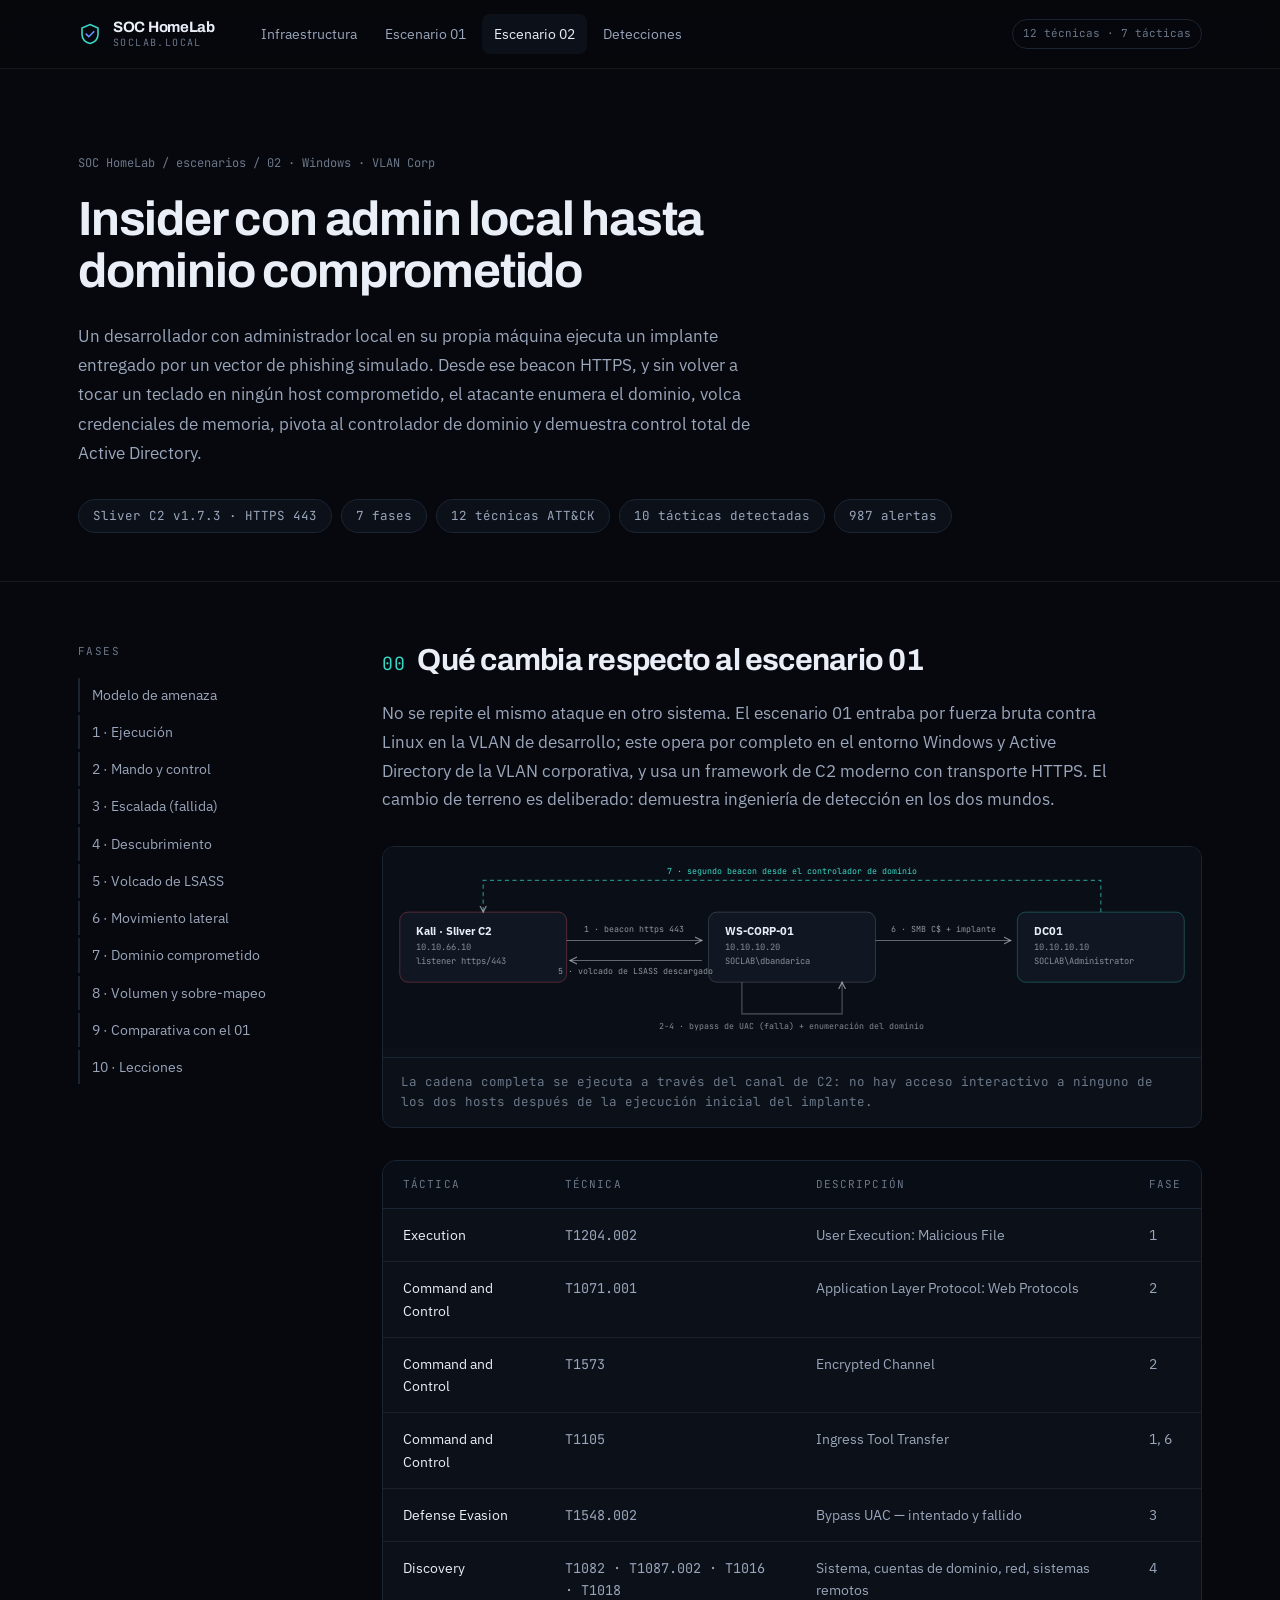
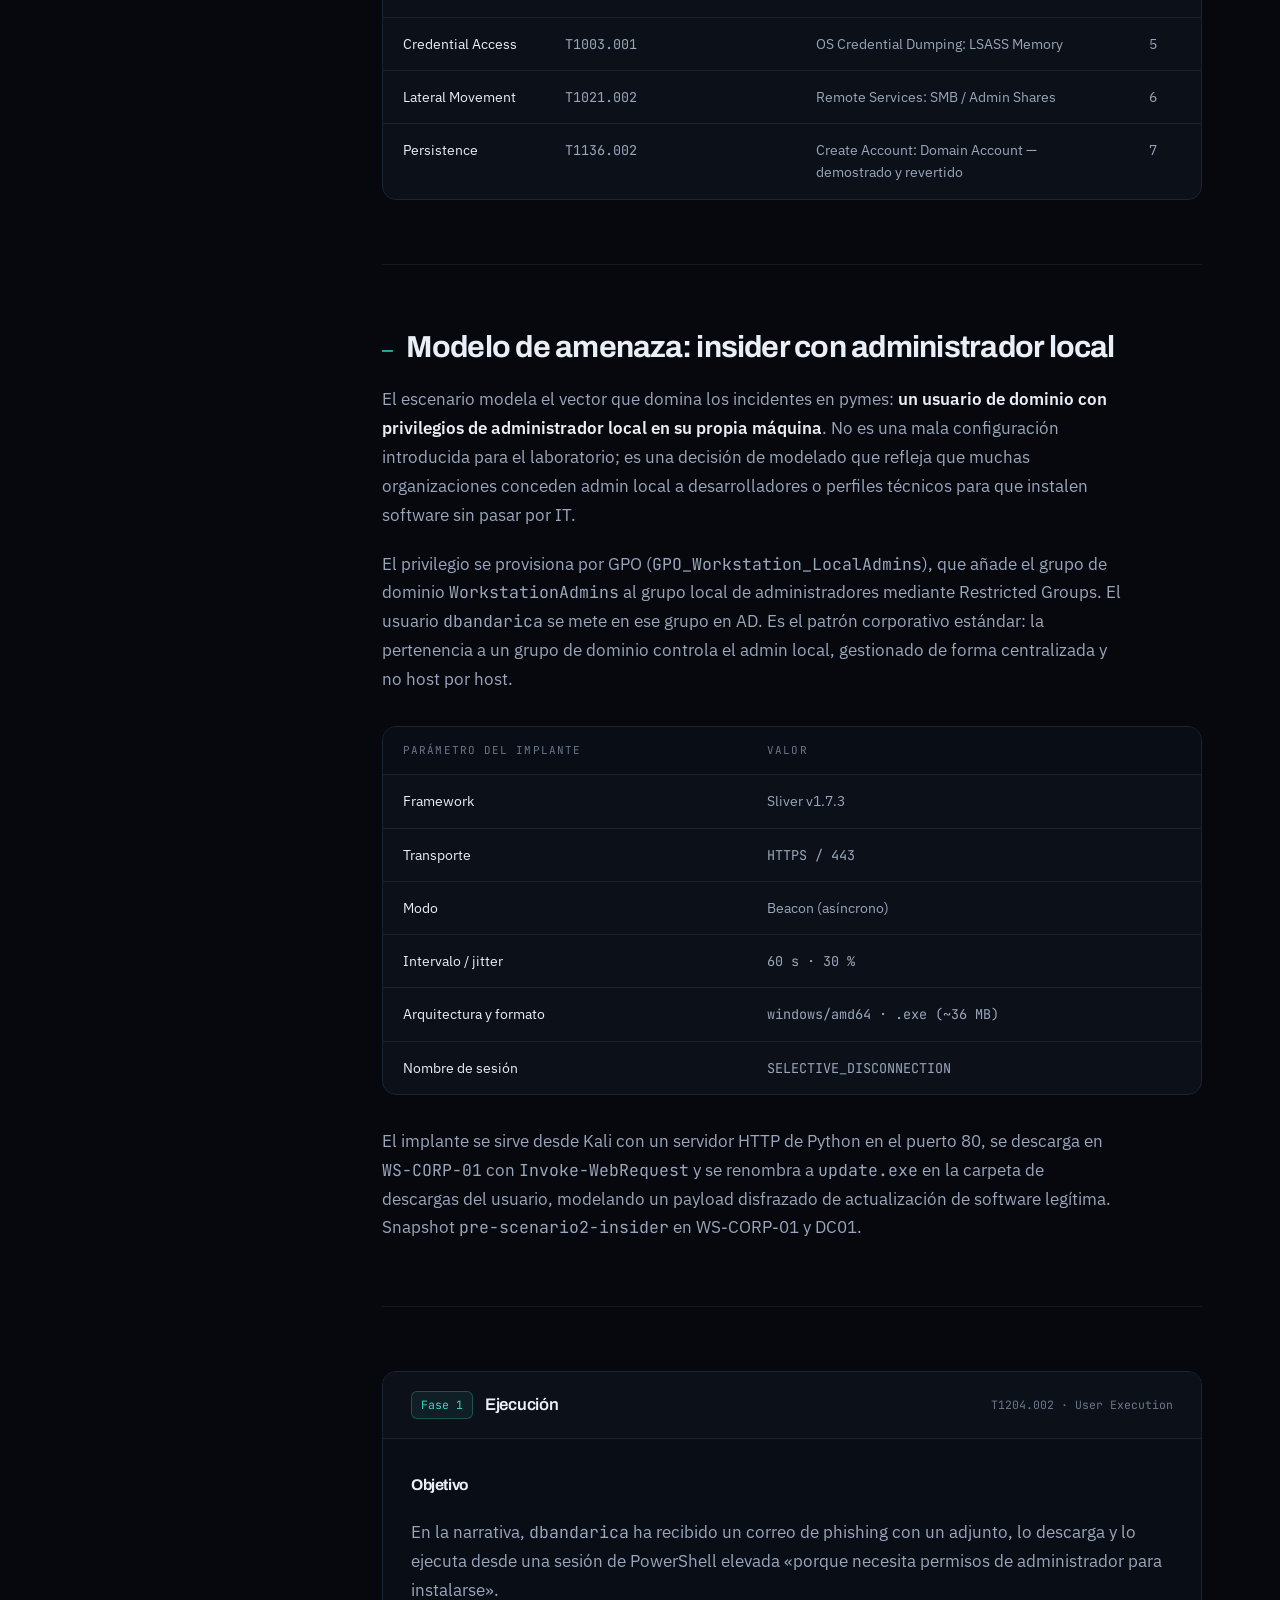
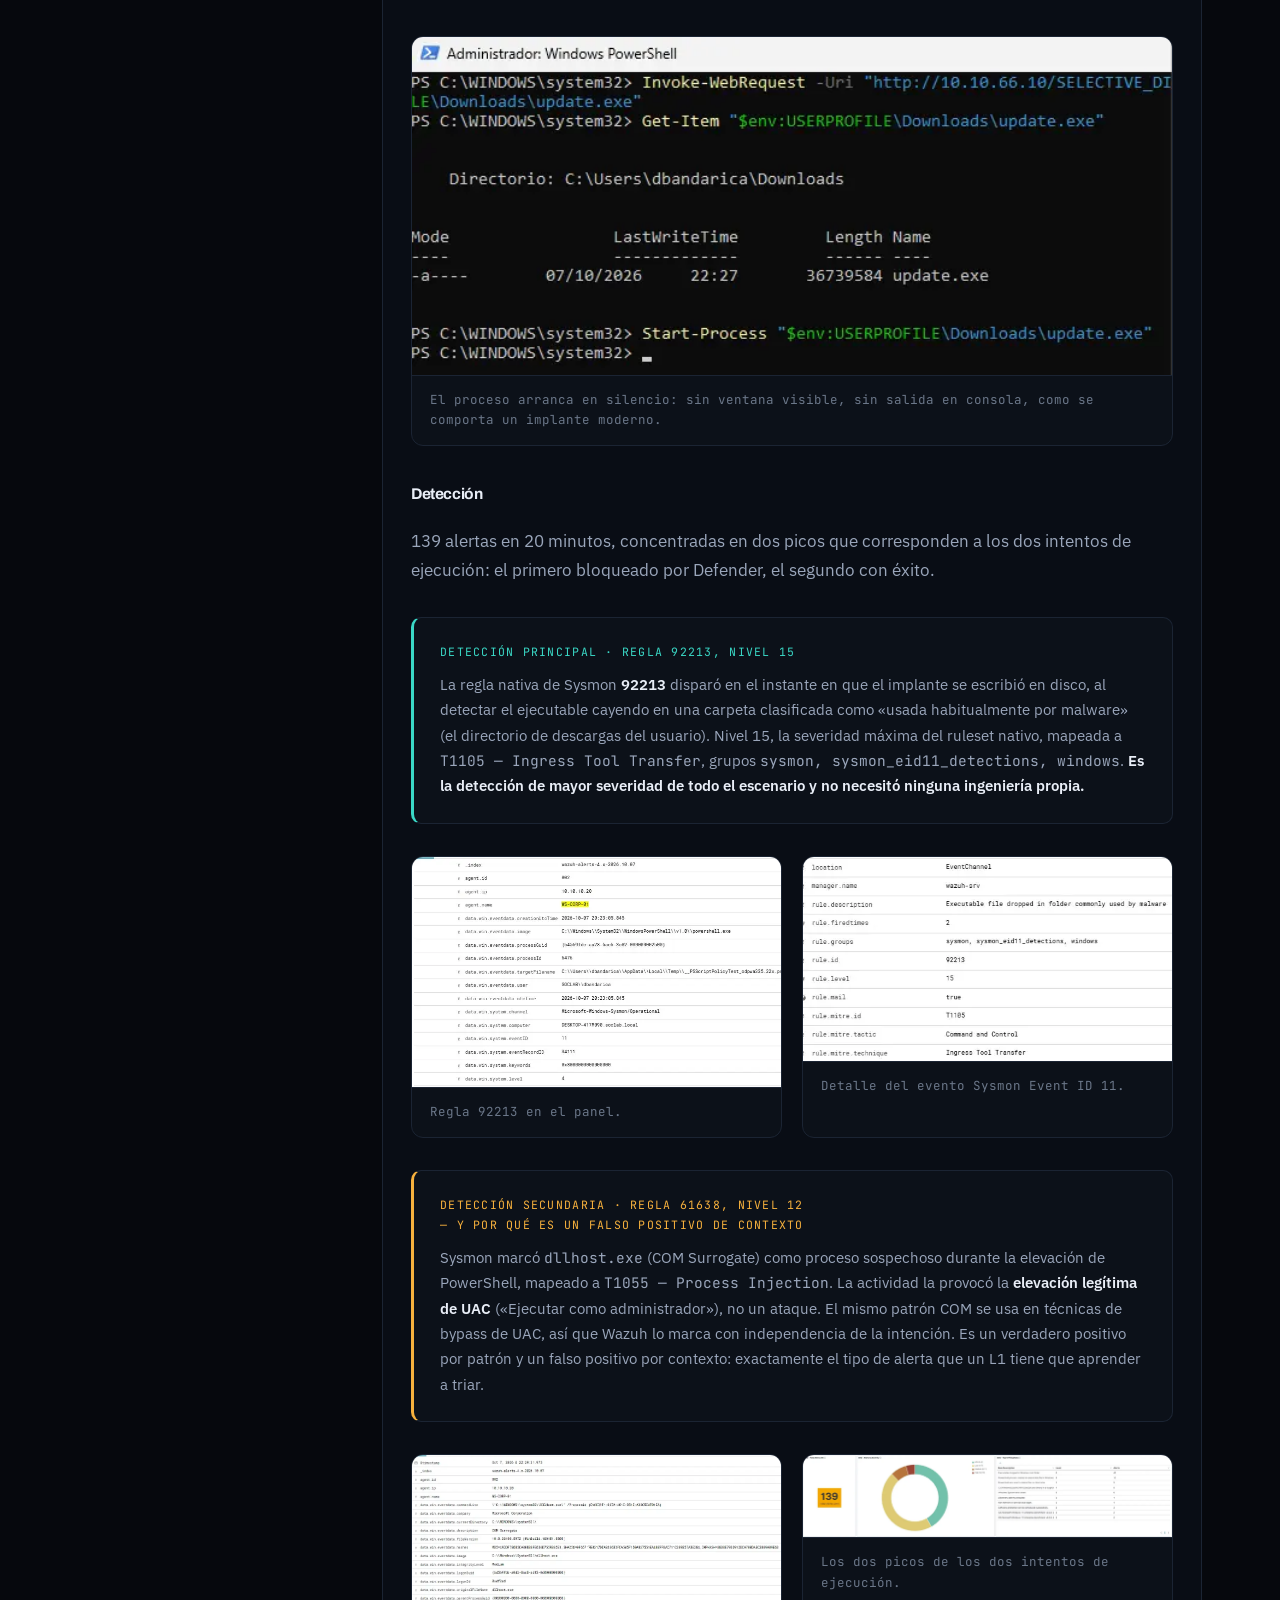
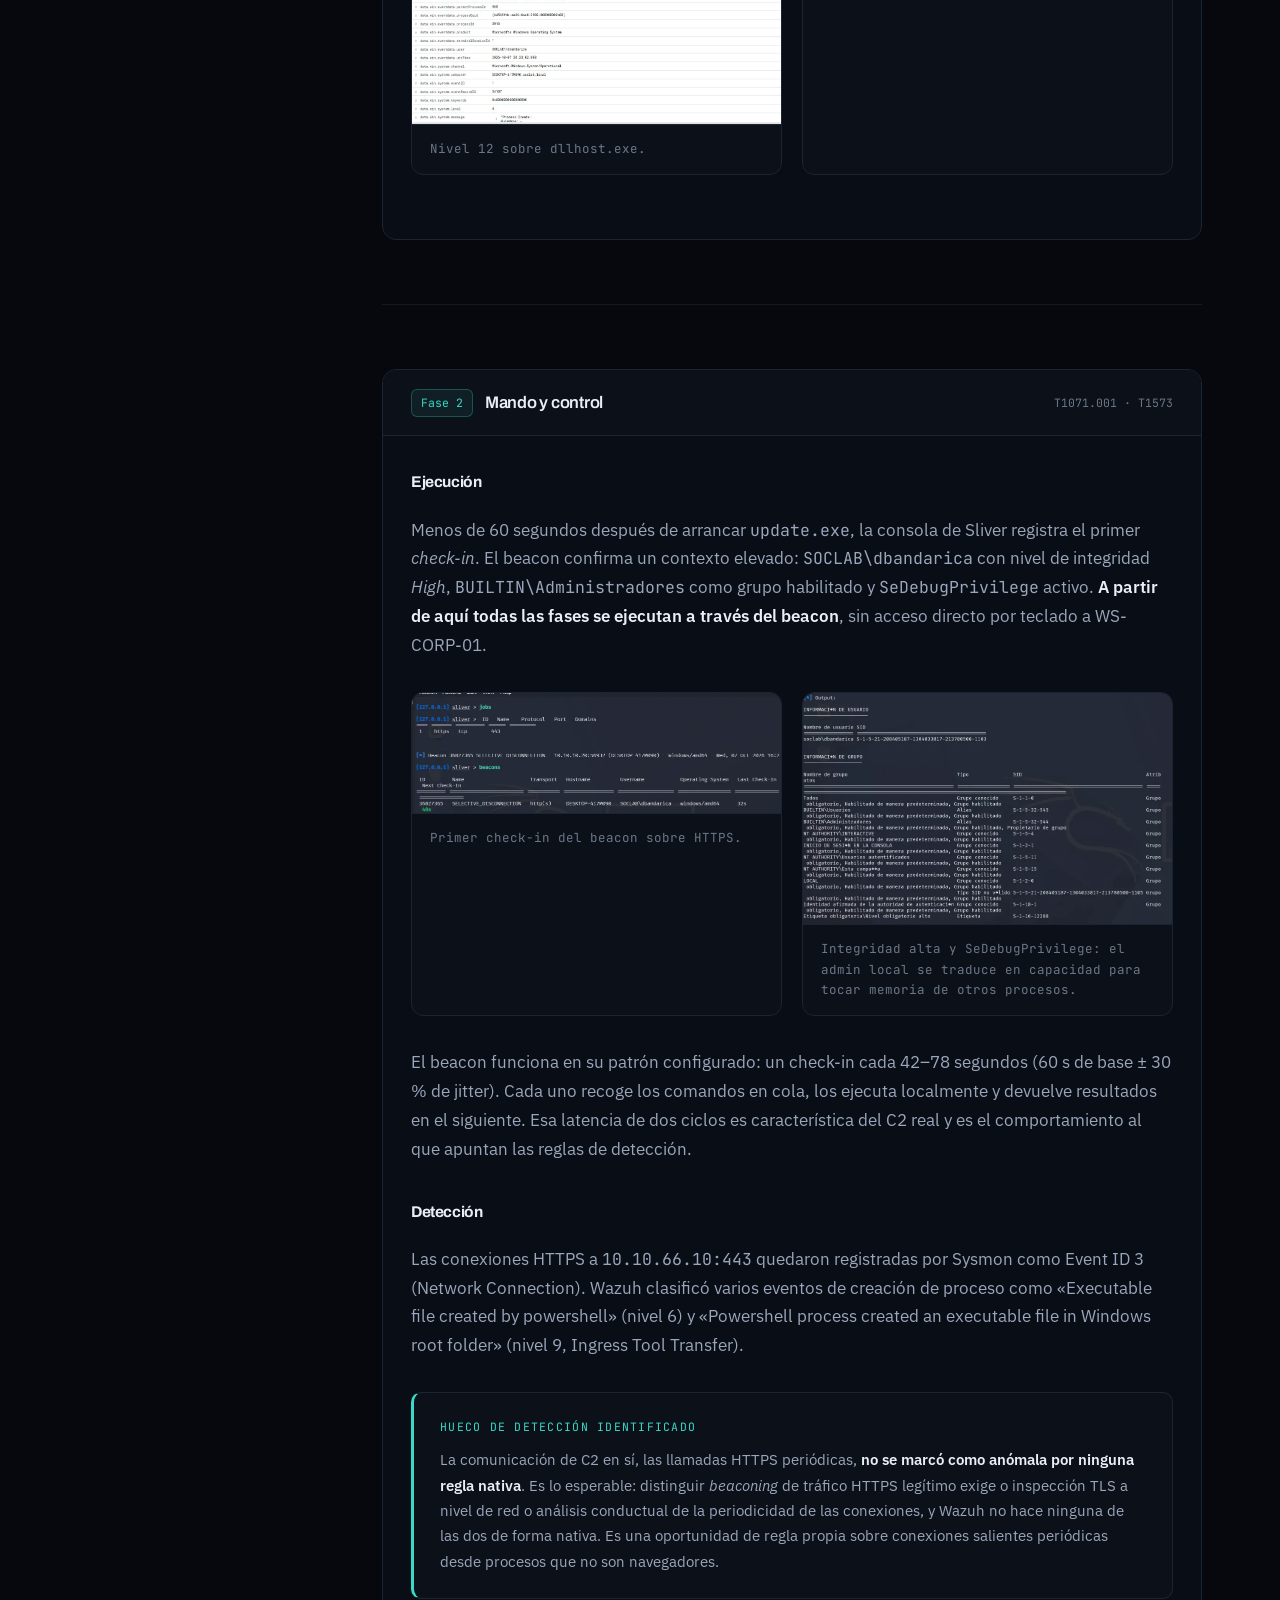
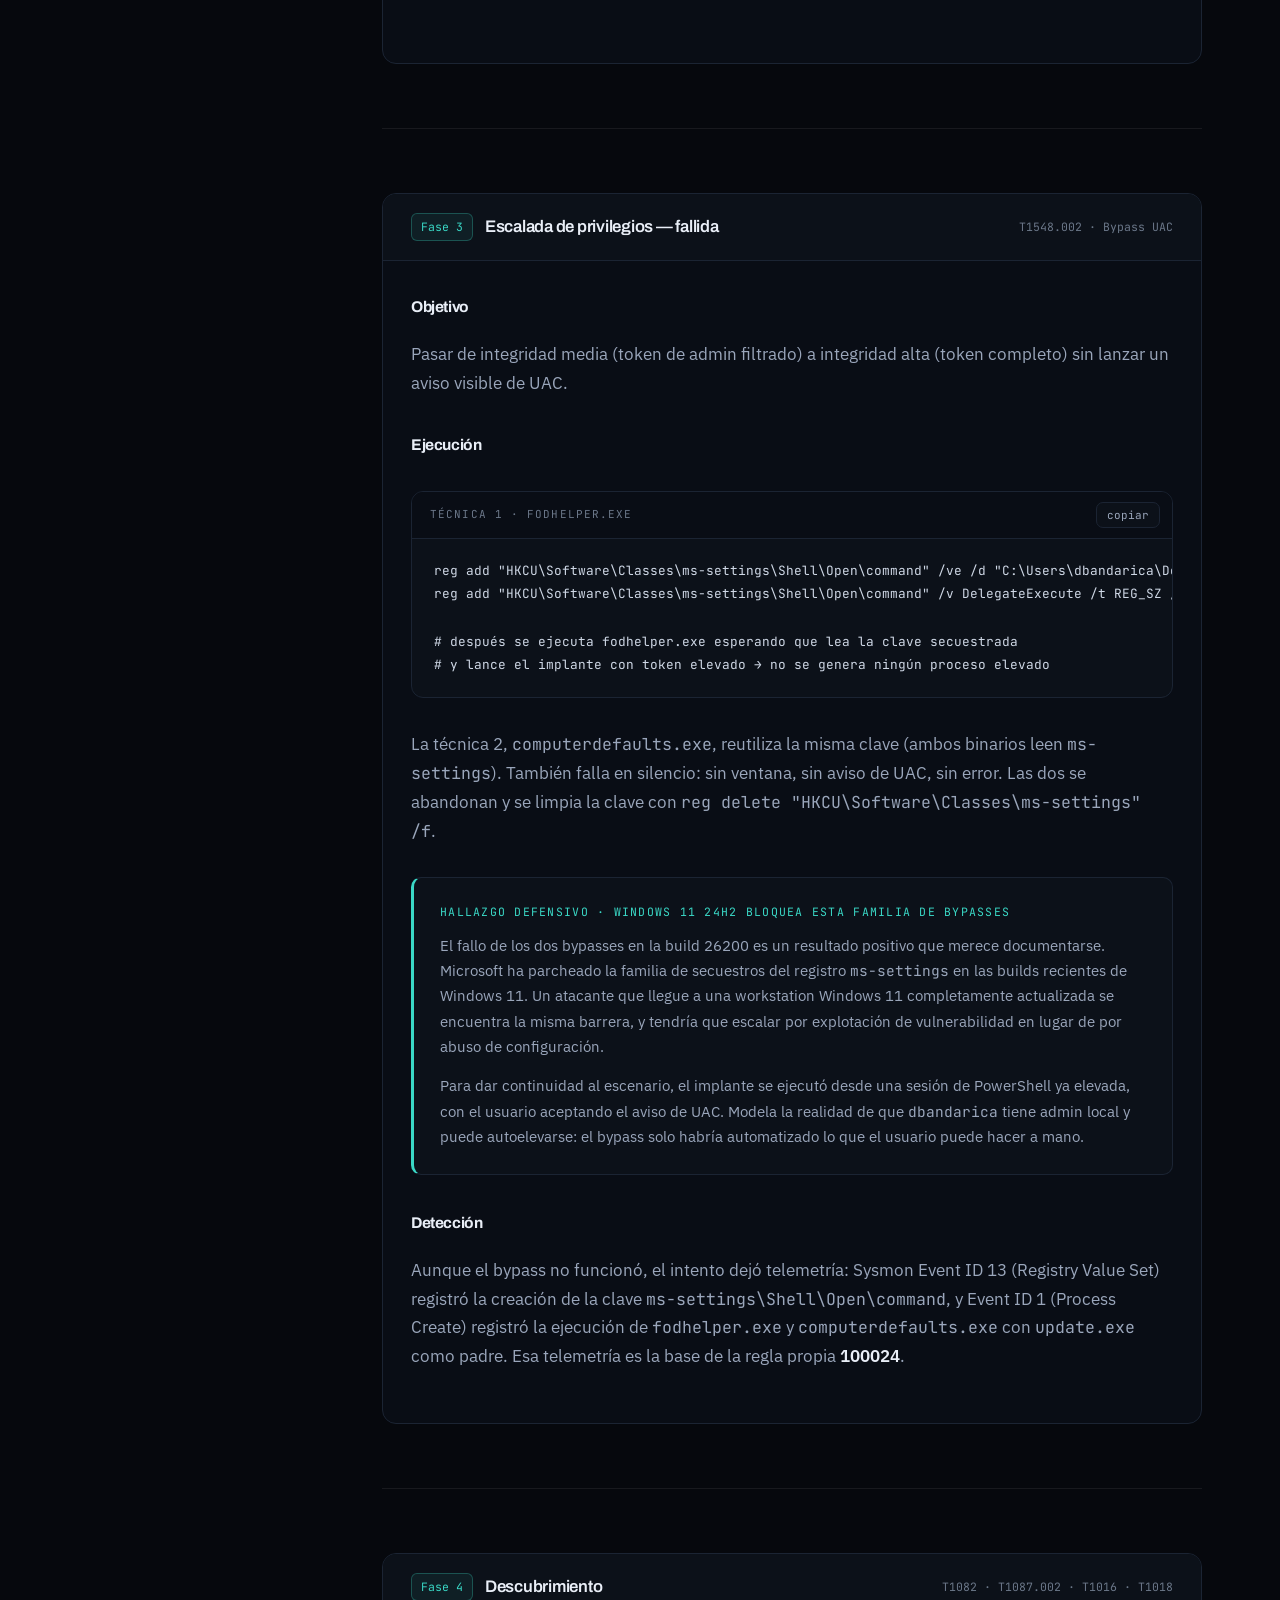
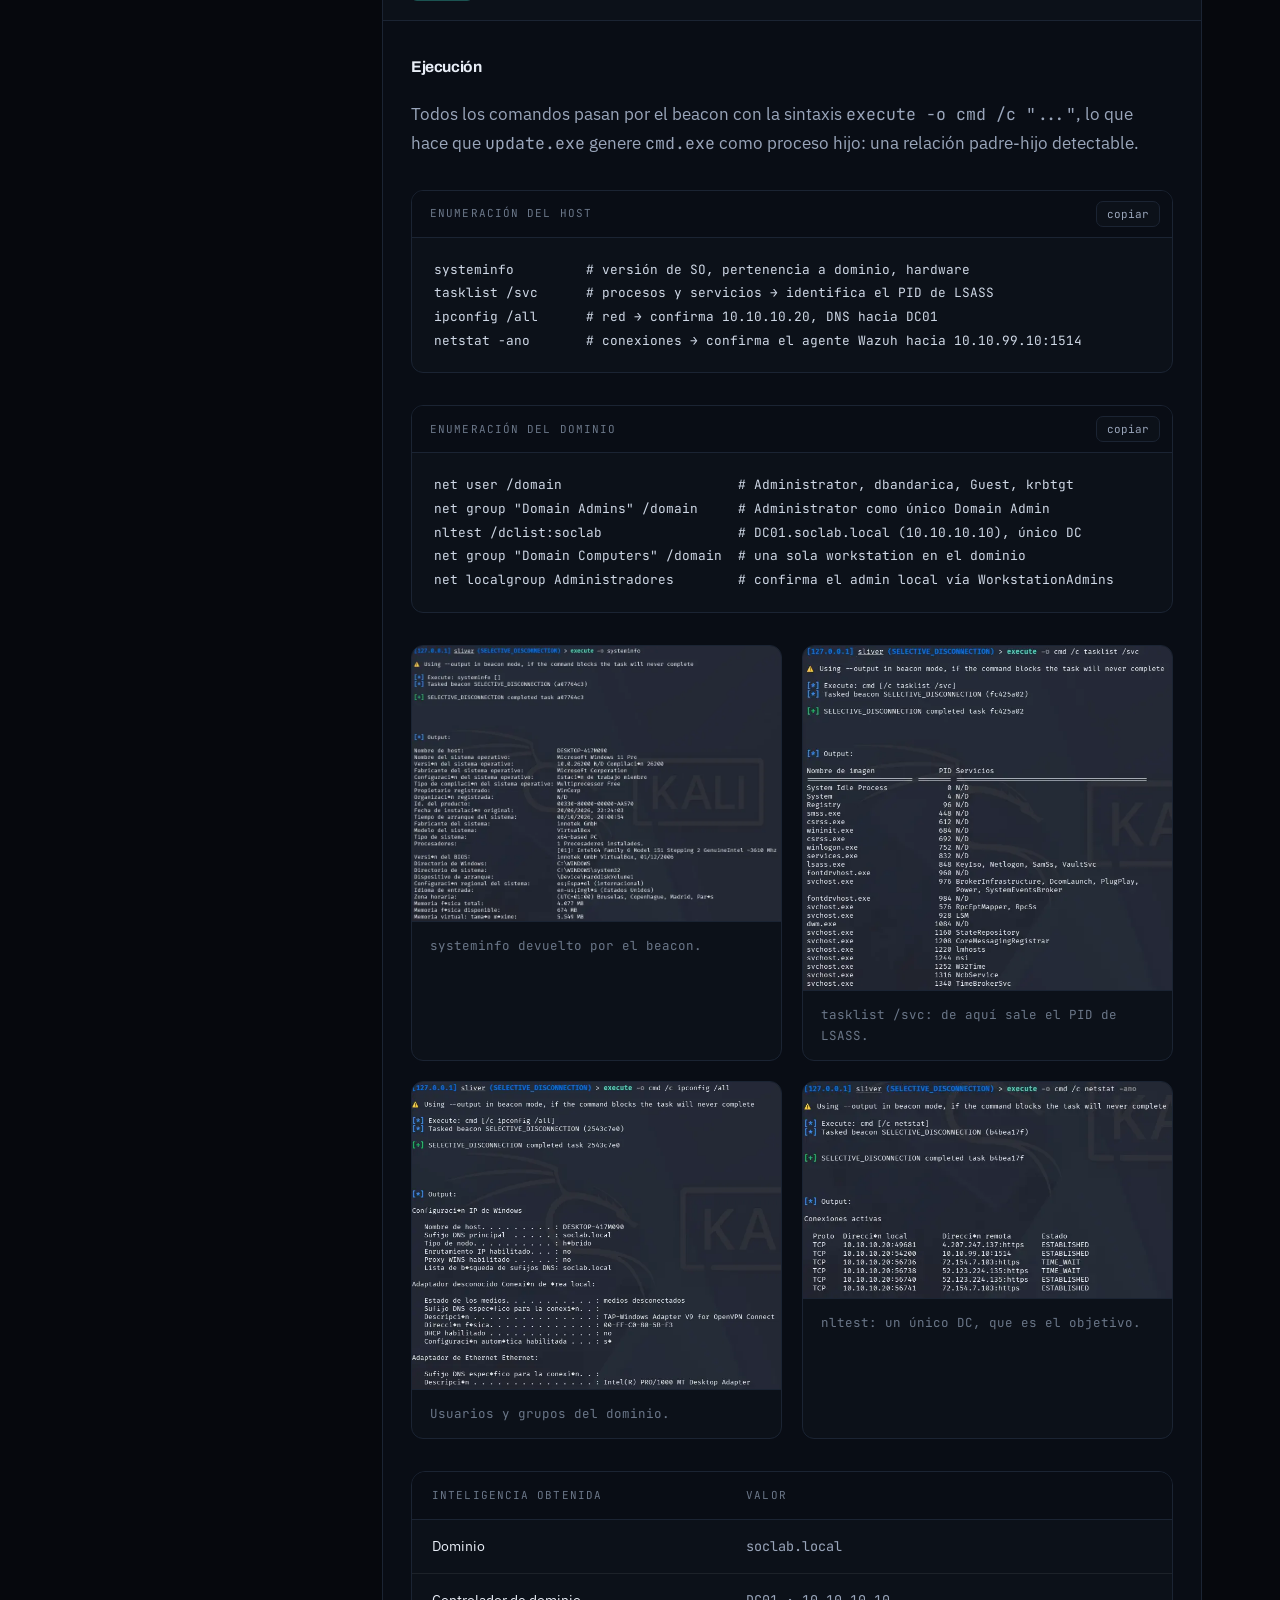
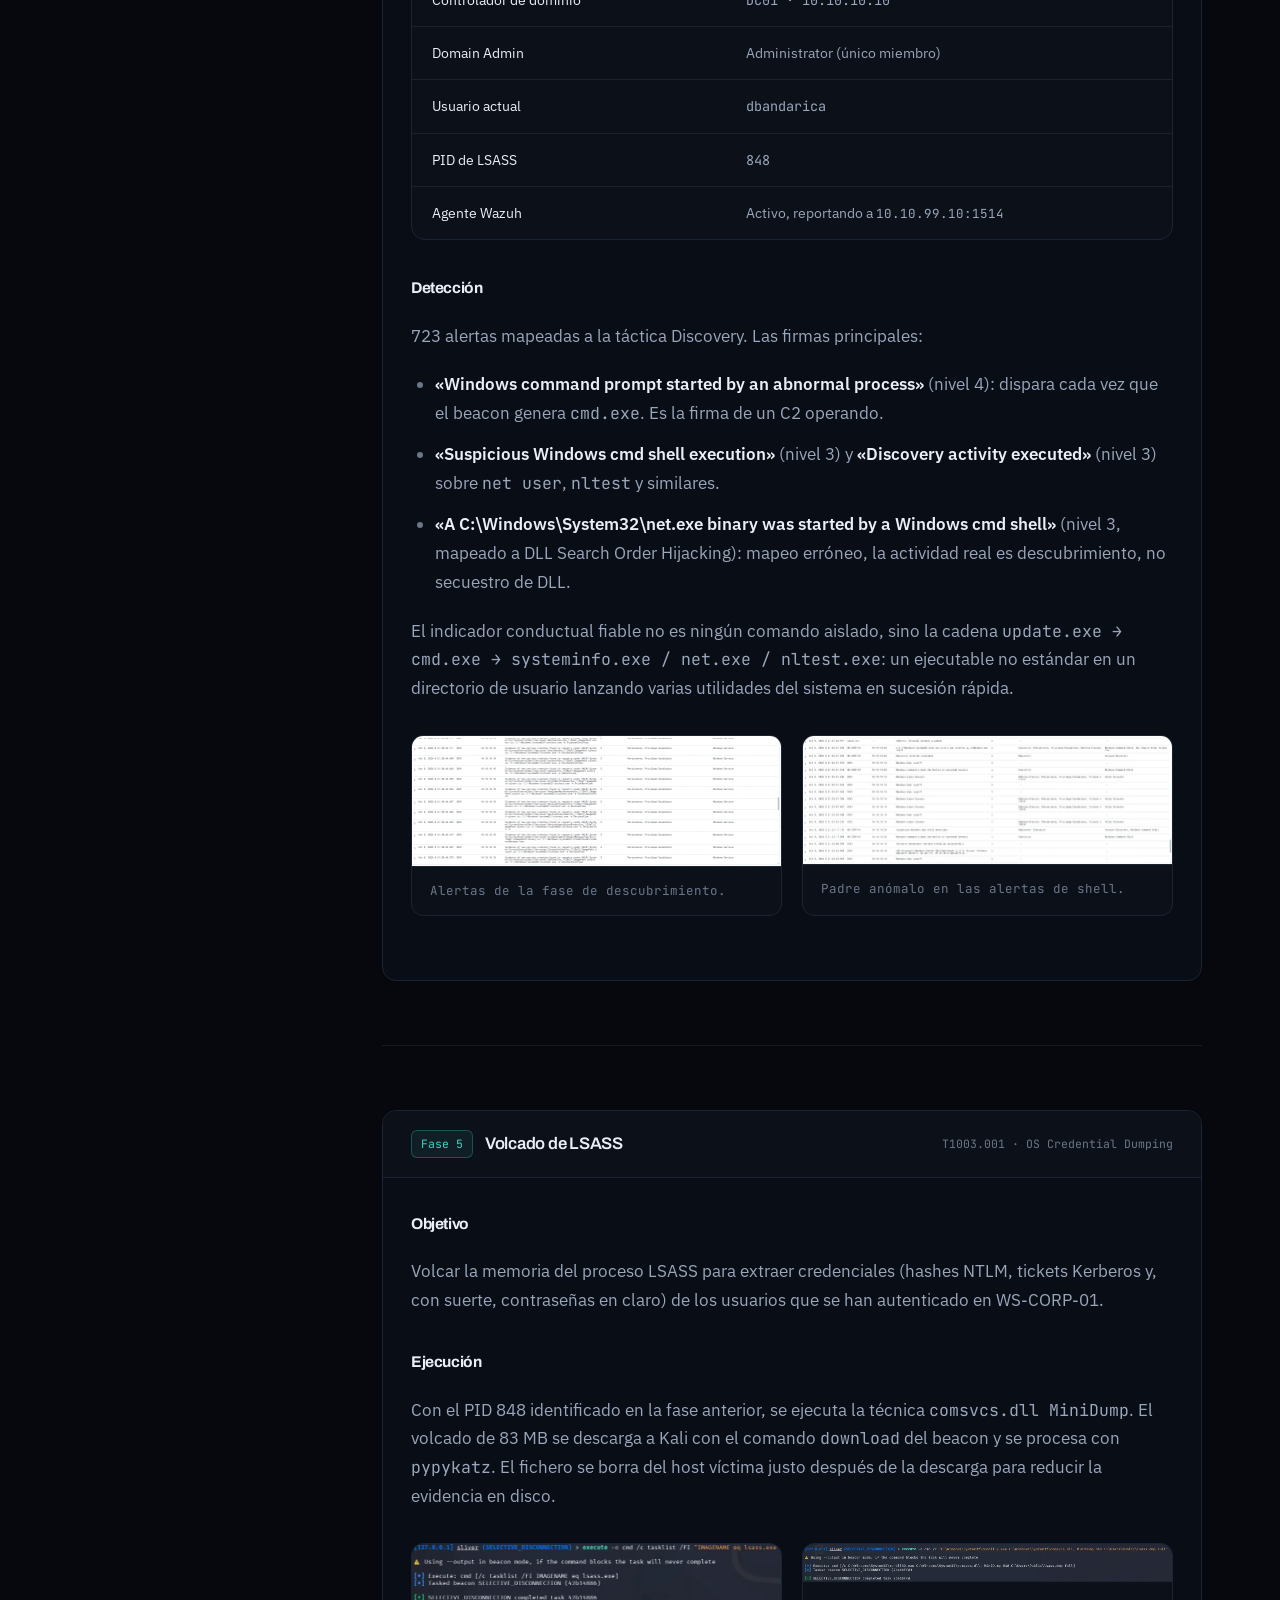
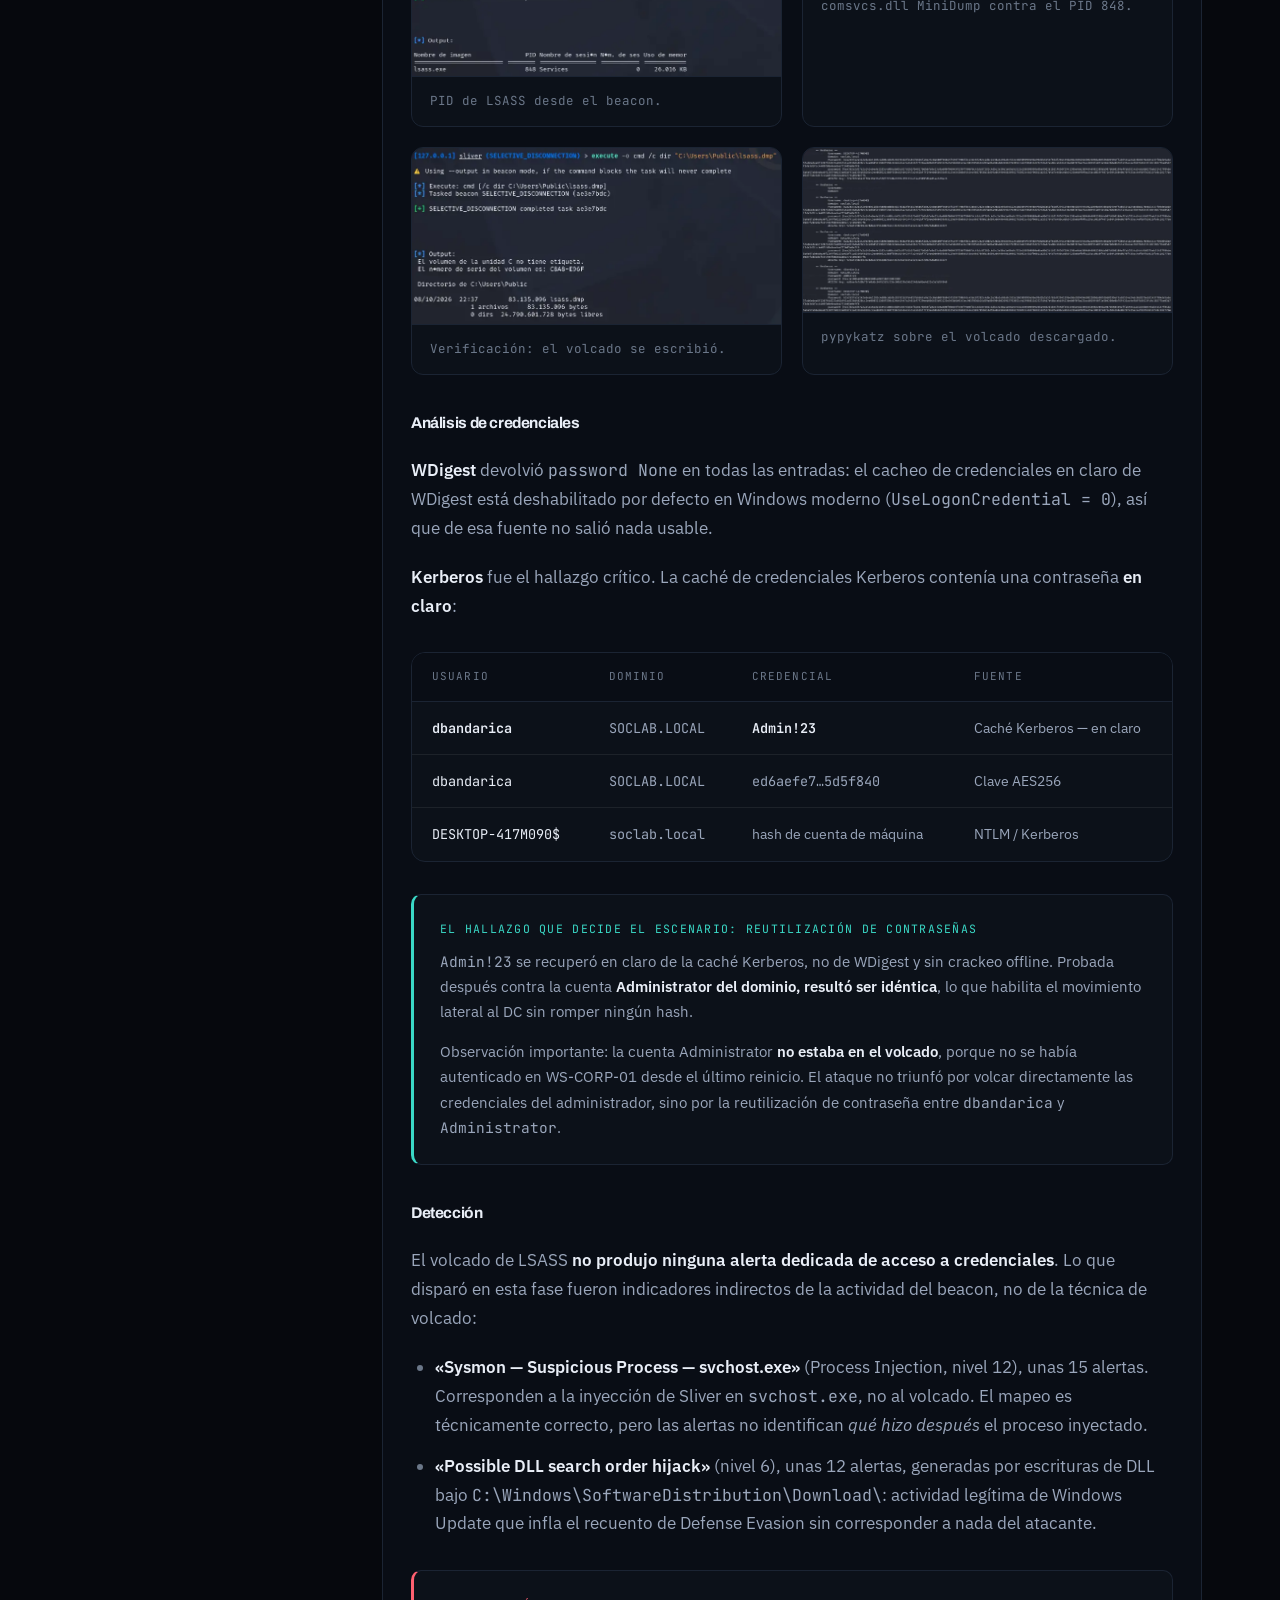
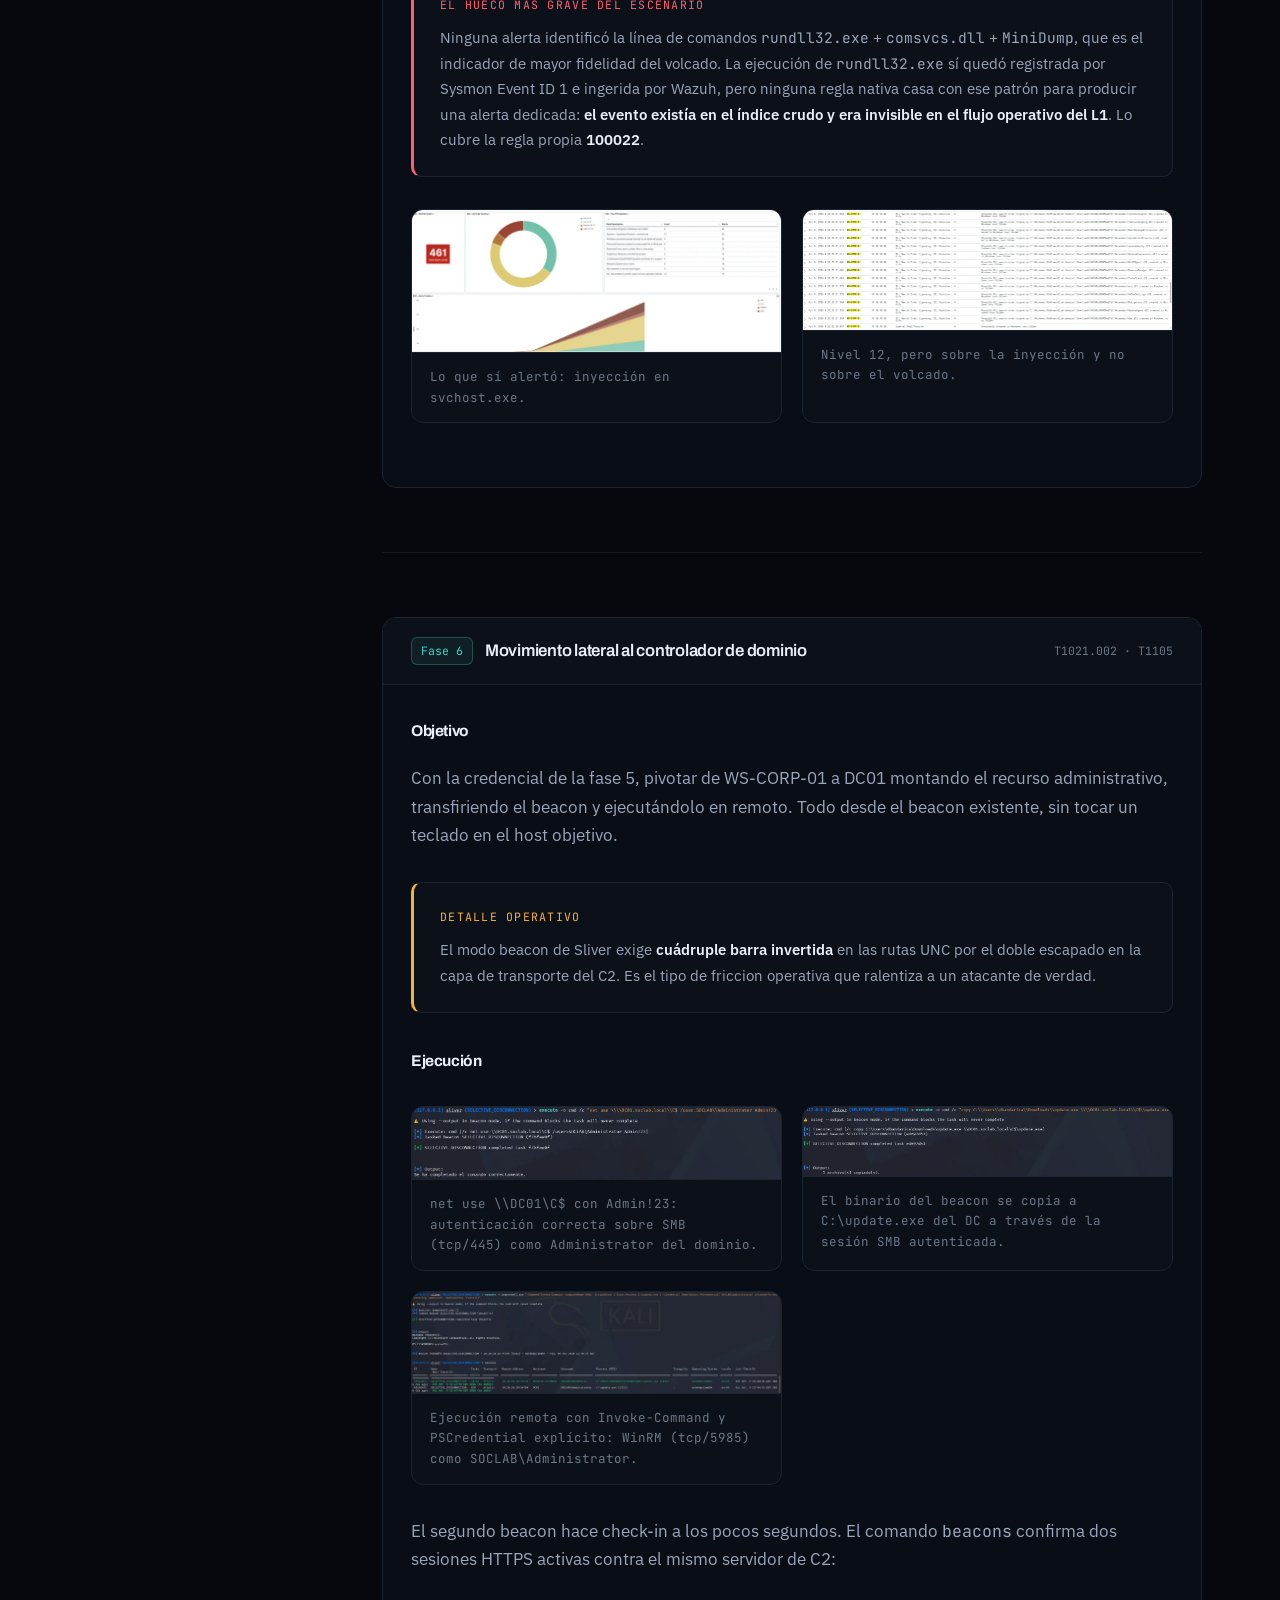
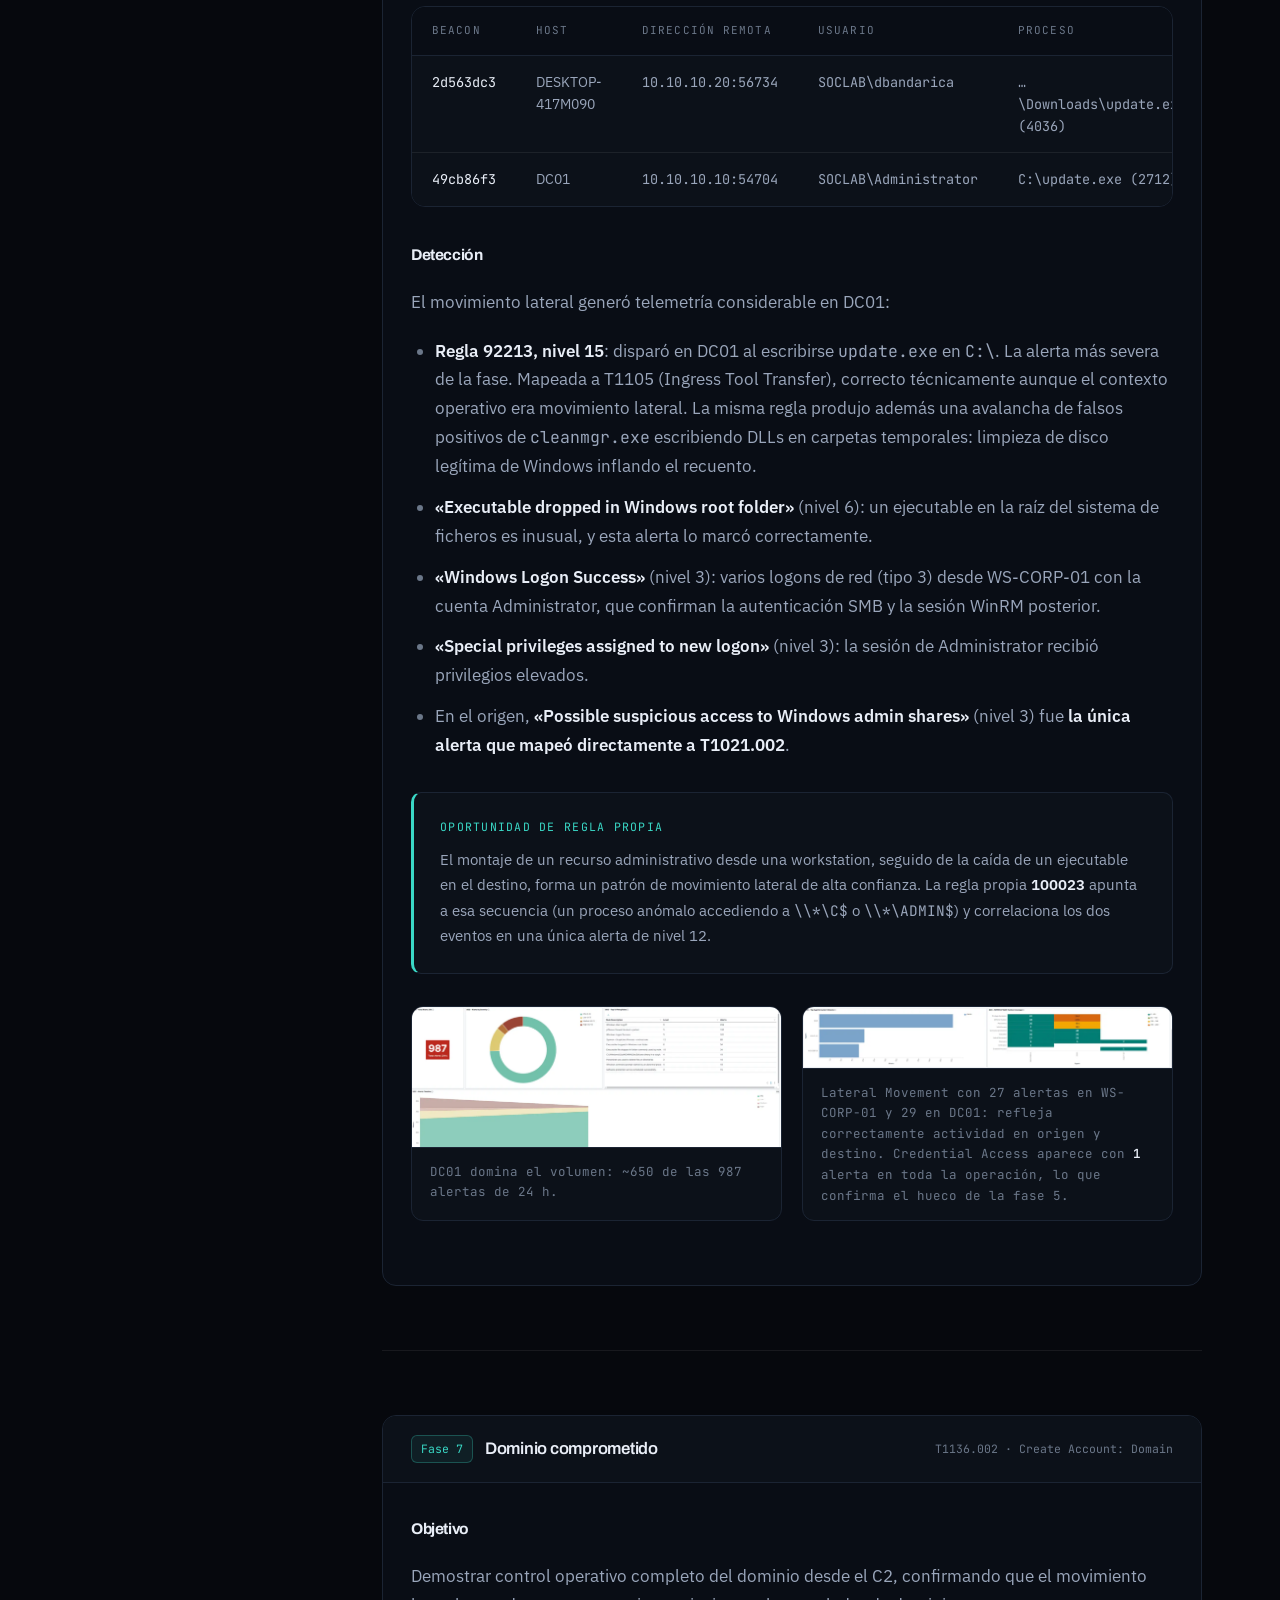
<file: ataque-02.html>
<!DOCTYPE html>
<html lang="es">
<head>
<meta charset="utf-8">
<meta name="viewport" content="width=device-width, initial-scale=1">
<title>Escenario 02 · Insider hasta dominio comprometido</title>
<meta name="description" content="Cadena de ataque desde un implante Sliver en una workstation de dominio hasta el control total de Active Directory: beacon HTTPS, bypass de UAC, volcado de LSASS, movimiento lateral por SMB y compromiso del DC.">
<link rel="preconnect" href="https://fonts.googleapis.com">
<link rel="preconnect" href="https://fonts.gstatic.com" crossorigin>
<link href="https://fonts.googleapis.com/css2?family=Archivo:wght@600;700&family=IBM+Plex+Sans:wght@400;500;600&family=JetBrains+Mono:wght@400;500&display=swap" rel="stylesheet">
<link rel="stylesheet" href="css/site.css">
</head>
<body>
<a class="skip" href="#contenido">Ir al contenido</a>

<nav class="nav">
  <div class="nav-in">
    <a class="brand" href="index.html">
      <svg width="24" height="24" viewBox="0 0 24 24" fill="none" aria-hidden="true">
        <path d="M12 2.5 20 6v6.2c0 4.4-3.2 7.9-8 9.3-4.8-1.4-8-4.9-8-9.3V6l8-3.5Z" stroke="#3ad8c6" stroke-width="1.6"/>
        <path d="M8.2 12.1l2.6 2.6 5-5" stroke="#6b93ff" stroke-width="1.6" stroke-linecap="round"/>
      </svg>
      <span>SOC HomeLab<small>soclab.local</small></span>
    </a>
    <div class="nav-links">
      <a href="infraestructura.html">Infraestructura</a>
      <a href="ataque-01.html">Escenario 01</a>
      <a href="ataque-02.html" aria-current="page">Escenario 02</a>
      <a href="reglas.html">Detecciones</a>
    </div>
    <div class="nav-right">
      <span class="nav-tag">12 técnicas · 7 tácticas</span>
    </div>
  </div>
</nav>

<header class="doc-head" id="contenido">
  <div class="wrap">
    <p class="crumb"><a href="index.html">SOC HomeLab</a> / escenarios / 02 · Windows · VLAN Corp</p>
    <h1>Insider con admin local hasta dominio comprometido</h1>
    <p class="lead">Un desarrollador con administrador local en su propia máquina ejecuta un implante entregado por un vector de phishing simulado. Desde ese beacon HTTPS, y sin volver a tocar un teclado en ningún host comprometido, el atacante enumera el dominio, volca credenciales de memoria, pivota al controlador de dominio y demuestra control total de Active Directory.</p>
    <div class="metarow">
      <span class="chip">Sliver C2 v1.7.3 · HTTPS 443</span>
      <span class="chip">7 fases</span>
      <span class="chip">12 técnicas ATT&amp;CK</span>
      <span class="chip">10 tácticas detectadas</span>
      <span class="chip">987 alertas</span>
    </div>
  </div>
</header>

<div class="wrap">
<div class="layout">
  <aside class="toc">
    <h4>Fases</h4>
    <ol>
      <li><a href="#prep">Modelo de amenaza</a></li>
      <li><a href="#f1">1 · Ejecución</a></li>
      <li><a href="#f2">2 · Mando y control</a></li>
      <li><a href="#f3">3 · Escalada (fallida)</a></li>
      <li><a href="#f4">4 · Descubrimiento</a></li>
      <li><a href="#f5">5 · Volcado de LSASS</a></li>
      <li><a href="#f6">6 · Movimiento lateral</a></li>
      <li><a href="#f7">7 · Dominio comprometido</a></li>
      <li><a href="#volumen">8 · Volumen y sobre-mapeo</a></li>
      <li><a href="#comparativa">9 · Comparativa con el 01</a></li>
      <li><a href="#lecciones">10 · Lecciones</a></li>
    </ol>
  </aside>

  <main>

  <section id="resumen">
    <h2><span class="hn">00</span>Qué cambia respecto al escenario 01</h2>
    <p>No se repite el mismo ataque en otro sistema. El escenario 01 entraba por fuerza bruta contra Linux en la VLAN de desarrollo; este opera por completo en el entorno Windows y Active Directory de la VLAN corporativa, y usa un framework de C2 moderno con transporte HTTPS. El cambio de terreno es deliberado: demuestra ingeniería de detección en los dos mundos.</p>

    <figure>
      <svg viewBox="0 0 980 240" role="img" aria-label="Cadena del ataque: Kali establece un beacon HTTPS en la workstation corporativa, desde ahí vuelca LSASS, monta el recurso administrativo del controlador de dominio por SMB, copia el implante y obtiene un segundo beacon en el DC" style="width:100%;height:auto;color:#e9eef7;background:#0a0e16">
        <defs>
          <marker id="b" viewBox="0 0 10 10" refX="8" refY="5" markerWidth="7" markerHeight="7" orient="auto">
            <path d="M0 1 8 5 0 9" fill="none" stroke="currentColor" stroke-opacity=".55" stroke-width="1.5" stroke-linecap="round"/>
          </marker>
        </defs>
        <rect x="20" y="78" width="200" height="84" rx="10" fill="#101723" stroke="#ff6070" stroke-opacity=".35"/>
        <text x="40" y="106" font-size="13" font-weight="700" fill="currentColor">Kali · Sliver C2</text>
        <text x="40" y="124" font-size="10.5" fill="currentColor" fill-opacity=".55" font-family="JetBrains Mono, monospace">10.10.66.10</text>
        <text x="40" y="140" font-size="10.5" fill="currentColor" fill-opacity=".55" font-family="JetBrains Mono, monospace">listener https/443</text>

        <rect x="390" y="78" width="200" height="84" rx="10" fill="#101723" stroke="currentColor" stroke-opacity=".2"/>
        <text x="410" y="106" font-size="13" font-weight="700" fill="currentColor">WS-CORP-01</text>
        <text x="410" y="124" font-size="10.5" fill="currentColor" fill-opacity=".55" font-family="JetBrains Mono, monospace">10.10.10.20</text>
        <text x="410" y="140" font-size="10.5" fill="currentColor" fill-opacity=".55" font-family="JetBrains Mono, monospace">SOCLAB\dbandarica</text>

        <rect x="760" y="78" width="200" height="84" rx="10" fill="#101723" stroke="#3ad8c6" stroke-opacity=".35"/>
        <text x="780" y="106" font-size="13" font-weight="700" fill="currentColor">DC01</text>
        <text x="780" y="124" font-size="10.5" fill="currentColor" fill-opacity=".55" font-family="JetBrains Mono, monospace">10.10.10.10</text>
        <text x="780" y="140" font-size="10.5" fill="currentColor" fill-opacity=".55" font-family="JetBrains Mono, monospace">SOCLAB\Administrator</text>

        <line x1="220" y1="112" x2="382" y2="112" stroke="currentColor" stroke-opacity=".4" stroke-width="1.4" marker-end="url(#b)"/>
        <text x="301" y="102" text-anchor="middle" font-size="10" fill="currentColor" fill-opacity=".6" font-family="JetBrains Mono, monospace">1 · beacon https 443</text>
        <line x1="382" y1="136" x2="224" y2="136" stroke="currentColor" stroke-opacity=".4" stroke-width="1.4" marker-end="url(#b)"/>
        <text x="303" y="152" text-anchor="middle" font-size="10" fill="currentColor" fill-opacity=".6" font-family="JetBrains Mono, monospace">5 · volcado de LSASS descargado</text>

        <line x1="590" y1="112" x2="752" y2="112" stroke="currentColor" stroke-opacity=".4" stroke-width="1.4" marker-end="url(#b)"/>
        <text x="671" y="102" text-anchor="middle" font-size="10" fill="currentColor" fill-opacity=".6" font-family="JetBrains Mono, monospace">6 · SMB C$ + implante</text>

        <path d="M860 78 V40 H120 V78" fill="none" stroke="#3ad8c6" stroke-opacity=".6" stroke-width="1.4" stroke-dasharray="5 4" marker-end="url(#b)"/>
        <text x="490" y="32" text-anchor="middle" font-size="10" fill="#3ad8c6" font-family="JetBrains Mono, monospace">7 · segundo beacon desde el controlador de dominio</text>

        <path d="M430 162 V200 H550 V162" fill="none" stroke="currentColor" stroke-opacity=".3" stroke-width="1.4" marker-end="url(#b)"/>
        <text x="490" y="218" text-anchor="middle" font-size="10" fill="currentColor" fill-opacity=".55" font-family="JetBrains Mono, monospace">2-4 · bypass de UAC (falla) + enumeración del dominio</text>
      </svg>
      <figcaption>La cadena completa se ejecuta a través del canal de C2: no hay acceso interactivo a ninguno de los dos hosts después de la ejecución inicial del implante.</figcaption>
    </figure>

    <div class="tablewrap">
      <table>
        <thead><tr><th>Táctica</th><th>Técnica</th><th>Descripción</th><th>Fase</th></tr></thead>
        <tbody>
          <tr><td>Execution</td><td class="mono">T1204.002</td><td>User Execution: Malicious File</td><td>1</td></tr>
          <tr><td>Command and Control</td><td class="mono">T1071.001</td><td>Application Layer Protocol: Web Protocols</td><td>2</td></tr>
          <tr><td>Command and Control</td><td class="mono">T1573</td><td>Encrypted Channel</td><td>2</td></tr>
          <tr><td>Command and Control</td><td class="mono">T1105</td><td>Ingress Tool Transfer</td><td>1, 6</td></tr>
          <tr><td>Defense Evasion</td><td class="mono">T1548.002</td><td>Bypass UAC — intentado y fallido</td><td>3</td></tr>
          <tr><td>Discovery</td><td class="mono">T1082 · T1087.002 · T1016 · T1018</td><td>Sistema, cuentas de dominio, red, sistemas remotos</td><td>4</td></tr>
          <tr><td>Credential Access</td><td class="mono">T1003.001</td><td>OS Credential Dumping: LSASS Memory</td><td>5</td></tr>
          <tr><td>Lateral Movement</td><td class="mono">T1021.002</td><td>Remote Services: SMB / Admin Shares</td><td>6</td></tr>
          <tr><td>Persistence</td><td class="mono">T1136.002</td><td>Create Account: Domain Account — demostrado y revertido</td><td>7</td></tr>
        </tbody>
      </table>
    </div>
  </section>

  <section id="prep">
    <h2><span class="hn">—</span>Modelo de amenaza: insider con administrador local</h2>
    <p>El escenario modela el vector que domina los incidentes en pymes: <strong>un usuario de dominio con privilegios de administrador local en su propia máquina</strong>. No es una mala configuración introducida para el laboratorio; es una decisión de modelado que refleja que muchas organizaciones conceden admin local a desarrolladores o perfiles técnicos para que instalen software sin pasar por IT.</p>

    <p>El privilegio se provisiona por GPO (<span class="mono">GPO_Workstation_LocalAdmins</span>), que añade el grupo de dominio <span class="mono">WorkstationAdmins</span> al grupo local de administradores mediante Restricted Groups. El usuario <span class="mono">dbandarica</span> se mete en ese grupo en AD. Es el patrón corporativo estándar: la pertenencia a un grupo de dominio controla el admin local, gestionado de forma centralizada y no host por host.</p>

    <div class="tablewrap">
      <table>
        <thead><tr><th>Parámetro del implante</th><th>Valor</th></tr></thead>
        <tbody>
          <tr><td>Framework</td><td>Sliver v1.7.3</td></tr>
          <tr><td>Transporte</td><td class="mono">HTTPS / 443</td></tr>
          <tr><td>Modo</td><td>Beacon (asíncrono)</td></tr>
          <tr><td>Intervalo / jitter</td><td class="mono">60 s · 30 %</td></tr>
          <tr><td>Arquitectura y formato</td><td class="mono">windows/amd64 · .exe (~36 MB)</td></tr>
          <tr><td>Nombre de sesión</td><td class="mono">SELECTIVE_DISCONNECTION</td></tr>
        </tbody>
      </table>
    </div>

    <p>El implante se sirve desde Kali con un servidor HTTP de Python en el puerto 80, se descarga en <span class="mono">WS-CORP-01</span> con <span class="mono">Invoke-WebRequest</span> y se renombra a <span class="mono">update.exe</span> en la carpeta de descargas del usuario, modelando un payload disfrazado de actualización de software legítima. Snapshot <span class="mono">pre-scenario2-insider</span> en WS-CORP-01 y DC01.</p>
  </section>

  <section id="f1">
    <div class="phase">
      <div class="phase-head"><span class="pn">Fase 1</span><strong>Ejecución</strong><span class="mitre">T1204.002 · User Execution</span></div>
      <div class="phase-body">
        <h4>Objetivo</h4>
        <p>En la narrativa, <span class="mono">dbandarica</span> ha recibido un correo de phishing con un adjunto, lo descarga y lo ejecuta desde una sesión de PowerShell elevada «porque necesita permisos de administrador para instalarse».</p>

        <figure>
          <img src="img-atk/02-insider/01-payload-execution.webp" alt="Descarga y ejecución del implante desde PowerShell elevado" loading="lazy">
          <figcaption>El proceso arranca en silencio: sin ventana visible, sin salida en consola, como se comporta un implante moderno.</figcaption>
        </figure>

        <h4>Detección</h4>
        <p>139 alertas en 20 minutos, concentradas en dos picos que corresponden a los dos intentos de ejecución: el primero bloqueado por Defender, el segundo con éxito.</p>

        <div class="callout find">
          <h4>Detección principal · Regla 92213, nivel 15</h4>
          <p>La regla nativa de Sysmon <strong>92213</strong> disparó en el instante en que el implante se escribió en disco, al detectar el ejecutable cayendo en una carpeta clasificada como «usada habitualmente por malware» (el directorio de descargas del usuario). Nivel 15, la severidad máxima del ruleset nativo, mapeada a <span class="mono">T1105 — Ingress Tool Transfer</span>, grupos <span class="mono">sysmon, sysmon_eid11_detections, windows</span>. <strong>Es la detección de mayor severidad de todo el escenario y no necesitó ninguna ingeniería propia.</strong></p>
        </div>

        <div class="figs">
          <figure>
            <img src="img-atk/02-insider/07-wazuh-detection-15.webp" alt="Alerta de nivel 15 por ejecutable soltado en carpeta usada por malware" loading="lazy">
            <figcaption>Regla 92213 en el panel.</figcaption>
          </figure>
          <figure>
            <img src="img-atk/02-insider/09-wazuh-detection-15-3.webp" alt="Detalle del evento de la regla 92213" loading="lazy">
            <figcaption>Detalle del evento Sysmon Event ID 11.</figcaption>
          </figure>
        </div>

        <div class="callout warn">
          <h4>Detección secundaria · Regla 61638, nivel 12 — y por qué es un falso positivo de contexto</h4>
          <p>Sysmon marcó <span class="mono">dllhost.exe</span> (COM Surrogate) como proceso sospechoso durante la elevación de PowerShell, mapeado a <span class="mono">T1055 — Process Injection</span>. La actividad la provocó la <strong>elevación legítima de UAC</strong> («Ejecutar como administrador»), no un ataque. El mismo patrón COM se usa en técnicas de bypass de UAC, así que Wazuh lo marca con independencia de la intención. Es un verdadero positivo por patrón y un falso positivo por contexto: exactamente el tipo de alerta que un L1 tiene que aprender a triar.</p>
        </div>

        <div class="figs">
          <figure>
            <img src="img-atk/02-insider/04-wazuh-detection-12.webp" alt="Alerta de nivel 12 sobre dllhost.exe" loading="lazy">
            <figcaption>Nivel 12 sobre <span class="mono">dllhost.exe</span>.</figcaption>
          </figure>
          <figure>
            <img src="img-atk/02-insider/02-wazuh-detection.webp" alt="Vista de las alertas generadas durante la fase de ejecución" loading="lazy">
            <figcaption>Los dos picos de los dos intentos de ejecución.</figcaption>
          </figure>
        </div>
      </div>
    </div>
  </section>

  <section id="f2">
    <div class="phase">
      <div class="phase-head"><span class="pn">Fase 2</span><strong>Mando y control</strong><span class="mitre">T1071.001 · T1573</span></div>
      <div class="phase-body">
        <h4>Ejecución</h4>
        <p>Menos de 60 segundos después de arrancar <span class="mono">update.exe</span>, la consola de Sliver registra el primer <em>check-in</em>. El beacon confirma un contexto elevado: <span class="mono">SOCLAB\dbandarica</span> con nivel de integridad <em>High</em>, <span class="mono">BUILTIN\Administradores</span> como grupo habilitado y <span class="mono">SeDebugPrivilege</span> activo. <strong>A partir de aquí todas las fases se ejecutan a través del beacon</strong>, sin acceso directo por teclado a WS-CORP-01.</p>

        <div class="figs">
          <figure>
            <img src="img-atk/02-insider/10-sliver-connection.webp" alt="Consola de Sliver registrando el primer check-in del beacon" loading="lazy">
            <figcaption>Primer check-in del beacon sobre HTTPS.</figcaption>
          </figure>
          <figure>
            <img src="img-atk/02-insider/11-sliver-elevated-privilege.webp" alt="Contexto elevado del beacon con SeDebugPrivilege" loading="lazy">
            <figcaption>Integridad alta y <span class="mono">SeDebugPrivilege</span>: el admin local se traduce en capacidad para tocar memoria de otros procesos.</figcaption>
          </figure>
        </div>

        <p>El beacon funciona en su patrón configurado: un check-in cada 42–78 segundos (60 s de base ± 30 % de jitter). Cada uno recoge los comandos en cola, los ejecuta localmente y devuelve resultados en el siguiente. Esa latencia de dos ciclos es característica del C2 real y es el comportamiento al que apuntan las reglas de detección.</p>

        <h4>Detección</h4>
        <p>Las conexiones HTTPS a <span class="mono">10.10.66.10:443</span> quedaron registradas por Sysmon como Event ID 3 (Network Connection). Wazuh clasificó varios eventos de creación de proceso como «Executable file created by powershell» (nivel 6) y «Powershell process created an executable file in Windows root folder» (nivel 9, Ingress Tool Transfer).</p>

        <div class="callout find">
          <h4>Hueco de detección identificado</h4>
          <p>La comunicación de C2 en sí, las llamadas HTTPS periódicas, <strong>no se marcó como anómala por ninguna regla nativa</strong>. Es lo esperable: distinguir <em>beaconing</em> de tráfico HTTPS legítimo exige o inspección TLS a nivel de red o análisis conductual de la periodicidad de las conexiones, y Wazuh no hace ninguna de las dos de forma nativa. Es una oportunidad de regla propia sobre conexiones salientes periódicas desde procesos que no son navegadores.</p>
        </div>
      </div>
    </div>
  </section>

  <section id="f3">
    <div class="phase">
      <div class="phase-head"><span class="pn">Fase 3</span><strong>Escalada de privilegios — fallida</strong><span class="mitre">T1548.002 · Bypass UAC</span></div>
      <div class="phase-body">
        <h4>Objetivo</h4>
        <p>Pasar de integridad media (token de admin filtrado) a integridad alta (token completo) sin lanzar un aviso visible de UAC.</p>

        <h4>Ejecución</h4>
        <div class="cmd">
          <div class="cmd-bar"><span>técnica 1 · fodhelper.exe</span><button type="button">copiar</button></div>
          <pre>reg add "HKCU\Software\Classes\ms-settings\Shell\Open\command" /ve /d "C:\Users\dbandarica\Downloads\update.exe" /f
reg add "HKCU\Software\Classes\ms-settings\Shell\Open\command" /v DelegateExecute /t REG_SZ /d "" /f

# después se ejecuta fodhelper.exe esperando que lea la clave secuestrada
# y lance el implante con token elevado → no se genera ningún proceso elevado</pre>
        </div>
        <p>La técnica 2, <span class="mono">computerdefaults.exe</span>, reutiliza la misma clave (ambos binarios leen <span class="mono">ms-settings</span>). También falla en silencio: sin ventana, sin aviso de UAC, sin error. Las dos se abandonan y se limpia la clave con <span class="mono">reg delete "HKCU\Software\Classes\ms-settings" /f</span>.</p>

        <div class="callout find">
          <h4>Hallazgo defensivo · Windows 11 24H2 bloquea esta familia de bypasses</h4>
          <p>El fallo de los dos bypasses en la build 26200 es un resultado positivo que merece documentarse. Microsoft ha parcheado la familia de secuestros del registro <span class="mono">ms-settings</span> en las builds recientes de Windows 11. Un atacante que llegue a una workstation Windows 11 completamente actualizada se encuentra la misma barrera, y tendría que escalar por explotación de vulnerabilidad en lugar de por abuso de configuración.</p>
          <p>Para dar continuidad al escenario, el implante se ejecutó desde una sesión de PowerShell ya elevada, con el usuario aceptando el aviso de UAC. Modela la realidad de que <span class="mono">dbandarica</span> tiene admin local y puede autoelevarse: el bypass solo habría automatizado lo que el usuario puede hacer a mano.</p>
        </div>

        <h4>Detección</h4>
        <p>Aunque el bypass no funcionó, el intento dejó telemetría: Sysmon Event ID 13 (Registry Value Set) registró la creación de la clave <span class="mono">ms-settings\Shell\Open\command</span>, y Event ID 1 (Process Create) registró la ejecución de <span class="mono">fodhelper.exe</span> y <span class="mono">computerdefaults.exe</span> con <span class="mono">update.exe</span> como padre. Esa telemetría es la base de la regla propia <strong>100024</strong>.</p>
      </div>
    </div>
  </section>

  <section id="f4">
    <div class="phase">
      <div class="phase-head"><span class="pn">Fase 4</span><strong>Descubrimiento</strong><span class="mitre">T1082 · T1087.002 · T1016 · T1018</span></div>
      <div class="phase-body">
        <h4>Ejecución</h4>
        <p>Todos los comandos pasan por el beacon con la sintaxis <span class="mono">execute -o cmd /c "..."</span>, lo que hace que <span class="mono">update.exe</span> genere <span class="mono">cmd.exe</span> como proceso hijo: una relación padre-hijo detectable.</p>

        <div class="cmd">
          <div class="cmd-bar"><span>enumeración del host</span><button type="button">copiar</button></div>
          <pre>systeminfo         # versión de SO, pertenencia a dominio, hardware
tasklist /svc      # procesos y servicios → identifica el PID de LSASS
ipconfig /all      # red → confirma 10.10.10.20, DNS hacia DC01
netstat -ano       # conexiones → confirma el agente Wazuh hacia 10.10.99.10:1514</pre>
        </div>

        <div class="cmd">
          <div class="cmd-bar"><span>enumeración del dominio</span><button type="button">copiar</button></div>
          <pre>net user /domain                      # Administrator, dbandarica, Guest, krbtgt
net group "Domain Admins" /domain     # Administrator como único Domain Admin
nltest /dclist:soclab                 # DC01.soclab.local (10.10.10.10), único DC
net group "Domain Computers" /domain  # una sola workstation en el dominio
net localgroup Administradores        # confirma el admin local vía WorkstationAdmins</pre>
        </div>

        <div class="figs">
          <figure>
            <img src="img-atk/02-insider/13-enumeration-1.webp" alt="Salida de systeminfo a través del beacon" loading="lazy">
            <figcaption><span class="mono">systeminfo</span> devuelto por el beacon.</figcaption>
          </figure>
          <figure>
            <img src="img-atk/02-insider/14-enumeration-2.webp" alt="Listado de procesos y servicios" loading="lazy">
            <figcaption><span class="mono">tasklist /svc</span>: de aquí sale el PID de LSASS.</figcaption>
          </figure>
          <figure>
            <img src="img-atk/02-insider/15-enumeration-3.webp" alt="Enumeración de usuarios y grupos del dominio" loading="lazy">
            <figcaption>Usuarios y grupos del dominio.</figcaption>
          </figure>
          <figure>
            <img src="img-atk/02-insider/17-enumeration-4.webp" alt="Identificación del controlador de dominio con nltest" loading="lazy">
            <figcaption><span class="mono">nltest</span>: un único DC, que es el objetivo.</figcaption>
          </figure>
        </div>

        <div class="tablewrap">
          <table>
            <thead><tr><th>Inteligencia obtenida</th><th>Valor</th></tr></thead>
            <tbody>
              <tr><td>Dominio</td><td class="mono">soclab.local</td> </tr>
              <tr><td>Controlador de dominio</td><td class="mono">DC01 · 10.10.10.10</td></tr>
              <tr><td>Domain Admin</td><td>Administrator (único miembro)</td></tr>
              <tr><td>Usuario actual</td><td class="mono">dbandarica</td></tr>
              <tr><td>PID de LSASS</td><td class="mono">848</td></tr>
              <tr><td>Agente Wazuh</td><td>Activo, reportando a <span class="mono">10.10.99.10:1514</span></td></tr>
            </tbody>
          </table>
        </div>

        <h4>Detección</h4>
        <p>723 alertas mapeadas a la táctica Discovery. Las firmas principales:</p>
        <ul>
          <li><strong>«Windows command prompt started by an abnormal process»</strong> (nivel 4): dispara cada vez que el beacon genera <span class="mono">cmd.exe</span>. Es la firma de un C2 operando.</li>
          <li><strong>«Suspicious Windows cmd shell execution»</strong> (nivel 3) y <strong>«Discovery activity executed»</strong> (nivel 3) sobre <span class="mono">net user</span>, <span class="mono">nltest</span> y similares.</li>
          <li><strong>«A C:\Windows\System32\net.exe binary was started by a Windows cmd shell»</strong> (nivel 3, mapeado a DLL Search Order Hijacking): mapeo erróneo, la actividad real es descubrimiento, no secuestro de DLL.</li>
        </ul>
        <p>El indicador conductual fiable no es ningún comando aislado, sino la cadena <span class="mono">update.exe → cmd.exe → systeminfo.exe / net.exe / nltest.exe</span>: un ejecutable no estándar en un directorio de usuario lanzando varias utilidades del sistema en sucesión rápida.</p>

        <div class="figs">
          <figure>
            <img src="img-atk/02-insider/19-wazuh-detection-2.webp" alt="Alertas de descubrimiento en el dashboard" loading="lazy">
            <figcaption>Alertas de la fase de descubrimiento.</figcaption>
          </figure>
          <figure>
            <img src="img-atk/02-insider/20-wazuh-detection-3.webp" alt="Detalle de las alertas de cmd shell sospechoso" loading="lazy">
            <figcaption>Padre anómalo en las alertas de shell.</figcaption>
          </figure>
        </div>
      </div>
    </div>
  </section>

  <section id="f5">
    <div class="phase">
      <div class="phase-head"><span class="pn">Fase 5</span><strong>Volcado de LSASS</strong><span class="mitre">T1003.001 · OS Credential Dumping</span></div>
      <div class="phase-body">
        <h4>Objetivo</h4>
        <p>Volcar la memoria del proceso LSASS para extraer credenciales (hashes NTLM, tickets Kerberos y, con suerte, contraseñas en claro) de los usuarios que se han autenticado en WS-CORP-01.</p>

        <h4>Ejecución</h4>
        <p>Con el PID 848 identificado en la fase anterior, se ejecuta la técnica <span class="mono">comsvcs.dll MiniDump</span>. El volcado de 83 MB se descarga a Kali con el comando <span class="mono">download</span> del beacon y se procesa con <span class="mono">pypykatz</span>. El fichero se borra del host víctima justo después de la descarga para reducir la evidencia en disco.</p>

        <div class="figs">
          <figure>
            <img src="img-atk/02-insider/21-lsass-dump.webp" alt="Identificación del PID de LSASS desde el beacon" loading="lazy">
            <figcaption>PID de LSASS desde el beacon.</figcaption>
          </figure>
          <figure>
            <img src="img-atk/02-insider/22-lsass-dump.webp" alt="Ejecución de la técnica comsvcs.dll MiniDump" loading="lazy">
            <figcaption><span class="mono">comsvcs.dll MiniDump</span> contra el PID 848.</figcaption>
          </figure>
          <figure>
            <img src="img-atk/02-insider/23-lsass-dump.webp" alt="Verificación de que el fichero de volcado se ha escrito" loading="lazy">
            <figcaption>Verificación: el volcado se escribió.</figcaption>
          </figure>
          <figure>
            <img src="img-atk/02-insider/25-lsass-dump.webp" alt="Salida de pypykatz procesando el volcado" loading="lazy">
            <figcaption><span class="mono">pypykatz</span> sobre el volcado descargado.</figcaption>
          </figure>
        </div>

        <h4>Análisis de credenciales</h4>
        <p><strong>WDigest</strong> devolvió <span class="mono">password None</span> en todas las entradas: el cacheo de credenciales en claro de WDigest está deshabilitado por defecto en Windows moderno (<span class="mono">UseLogonCredential = 0</span>), así que de esa fuente no salió nada usable.</p>
        <p><strong>Kerberos</strong> fue el hallazgo crítico. La caché de credenciales Kerberos contenía una contraseña <strong>en claro</strong>:</p>

        <div class="tablewrap">
          <table>
            <thead><tr><th>Usuario</th><th>Dominio</th><th>Credencial</th><th>Fuente</th></tr></thead>
            <tbody>
              <tr><td class="mono"><strong>dbandarica</strong></td><td class="mono">SOCLAB.LOCAL</td><td class="mono"><strong>Admin!23</strong></td><td>Caché Kerberos — en claro</td></tr>
              <tr><td class="mono">dbandarica</td><td class="mono">SOCLAB.LOCAL</td><td class="mono">ed6aefe7…5d5f840</td><td>Clave AES256</td></tr>
              <tr><td class="mono">DESKTOP-417M090$</td><td class="mono">soclab.local</td><td>hash de cuenta de máquina</td><td>NTLM / Kerberos</td></tr>
            </tbody>
          </table>
        </div>

        <div class="callout find">
          <h4>El hallazgo que decide el escenario: reutilización de contraseñas</h4>
          <p><span class="mono">Admin!23</span> se recuperó en claro de la caché Kerberos, no de WDigest y sin crackeo offline. Probada después contra la cuenta <strong>Administrator del dominio, resultó ser idéntica</strong>, lo que habilita el movimiento lateral al DC sin romper ningún hash.</p>
          <p>Observación importante: la cuenta Administrator <strong>no estaba en el volcado</strong>, porque no se había autenticado en WS-CORP-01 desde el último reinicio. El ataque no triunfó por volcar directamente las credenciales del administrador, sino por la reutilización de contraseña entre <span class="mono">dbandarica</span> y <span class="mono">Administrator</span>.</p>
        </div>

        <h4>Detección</h4>
        <p>El volcado de LSASS <strong>no produjo ninguna alerta dedicada de acceso a credenciales</strong>. Lo que disparó en esta fase fueron indicadores indirectos de la actividad del beacon, no de la técnica de volcado:</p>
        <ul>
          <li><strong>«Sysmon — Suspicious Process — svchost.exe»</strong> (Process Injection, nivel 12), unas 15 alertas. Corresponden a la inyección de Sliver en <span class="mono">svchost.exe</span>, no al volcado. El mapeo es técnicamente correcto, pero las alertas no identifican <em>qué hizo después</em> el proceso inyectado.</li>
          <li><strong>«Possible DLL search order hijack»</strong> (nivel 6), unas 12 alertas, generadas por escrituras de DLL bajo <span class="mono">C:\Windows\SoftwareDistribution\Download\</span>: actividad legítima de Windows Update que infla el recuento de Defense Evasion sin corresponder a nada del atacante.</li>
        </ul>

        <div class="callout prob">
          <h4>El hueco más grave del escenario</h4>
          <p>Ninguna alerta identificó la línea de comandos <span class="mono">rundll32.exe</span> + <span class="mono">comsvcs.dll</span> + <span class="mono">MiniDump</span>, que es el indicador de mayor fidelidad del volcado. La ejecución de <span class="mono">rundll32.exe</span> sí quedó registrada por Sysmon Event ID 1 e ingerida por Wazuh, pero ninguna regla nativa casa con ese patrón para producir una alerta dedicada: <strong>el evento existía en el índice crudo y era invisible en el flujo operativo del L1</strong>. Lo cubre la regla propia <strong>100022</strong>.</p>
        </div>

        <div class="figs">
          <figure>
            <img src="img-atk/02-insider/27-wazuh-detection-lsass.webp" alt="Alertas generadas durante la fase de volcado de LSASS" loading="lazy">
            <figcaption>Lo que sí alertó: inyección en <span class="mono">svchost.exe</span>.</figcaption>
          </figure>
          <figure>
            <img src="img-atk/02-insider/28-wazuh-detection-lsass.webp" alt="Detalle de las alertas de inyección de proceso" loading="lazy">
            <figcaption>Nivel 12, pero sobre la inyección y no sobre el volcado.</figcaption>
          </figure>
        </div>
      </div>
    </div>
  </section>

  <section id="f6">
    <div class="phase">
      <div class="phase-head"><span class="pn">Fase 6</span><strong>Movimiento lateral al controlador de dominio</strong><span class="mitre">T1021.002 · T1105</span></div>
      <div class="phase-body">
        <h4>Objetivo</h4>
        <p>Con la credencial de la fase 5, pivotar de WS-CORP-01 a DC01 montando el recurso administrativo, transfiriendo el beacon y ejecutándolo en remoto. Todo desde el beacon existente, sin tocar un teclado en el host objetivo.</p>

        <div class="callout warn">
          <h4>Detalle operativo</h4>
          <p>El modo beacon de Sliver exige <strong>cuádruple barra invertida</strong> en las rutas UNC por el doble escapado en la capa de transporte del C2. Es el tipo de friccion operativa que ralentiza a un atacante de verdad.</p>
        </div>

        <h4>Ejecución</h4>
        <div class="figs">
          <figure>
            <img src="img-atk/02-insider/30-lateral-movement.webp" alt="Montaje del recurso administrativo C$ del controlador de dominio por SMB" loading="lazy">
            <figcaption><span class="mono">net use \\DC01\C$</span> con <span class="mono">Admin!23</span>: autenticación correcta sobre SMB (tcp/445) como Administrator del dominio.</figcaption>
          </figure>
          <figure>
            <img src="img-atk/02-insider/31-lateral-movement.webp" alt="Copia del implante al controlador de dominio" loading="lazy">
            <figcaption>El binario del beacon se copia a <span class="mono">C:\update.exe</span> del DC a través de la sesión SMB autenticada.</figcaption>
          </figure>
          <figure>
            <img src="img-atk/02-insider/32-lateral-movement.webp" alt="Ejecución remota del implante con Invoke-Command y PSCredential" loading="lazy">
            <figcaption>Ejecución remota con <span class="mono">Invoke-Command</span> y <span class="mono">PSCredential</span> explícito: WinRM (tcp/5985) como <span class="mono">SOCLAB\Administrator</span>.</figcaption>
          </figure>
        </div>

        <p>El segundo beacon hace check-in a los pocos segundos. El comando <span class="mono">beacons</span> confirma dos sesiones HTTPS activas contra el mismo servidor de C2:</p>

        <div class="tablewrap">
          <table>
            <thead><tr><th>Beacon</th><th>Host</th><th>Dirección remota</th><th>Usuario</th><th>Proceso</th></tr></thead>
            <tbody>
              <tr><td class="mono">2d563dc3</td><td>DESKTOP-417M090</td><td class="mono">10.10.10.20:56734</td><td class="mono">SOCLAB\dbandarica</td><td class="mono">…\Downloads\update.exe (4036)</td></tr>
              <tr><td class="mono">49cb86f3</td><td>DC01</td><td class="mono">10.10.10.10:54704</td><td class="mono">SOCLAB\Administrator</td><td class="mono">C:\update.exe (2712)</td></tr>
            </tbody>
          </table>
        </div>

        <h4>Detección</h4>
        <p>El movimiento lateral generó telemetría considerable en DC01:</p>
        <ul>
          <li><strong>Regla 92213, nivel 15</strong>: disparó en DC01 al escribirse <span class="mono">update.exe</span> en <span class="mono">C:\</span>. La alerta más severa de la fase. Mapeada a T1105 (Ingress Tool Transfer), correcto técnicamente aunque el contexto operativo era movimiento lateral. La misma regla produjo además una avalancha de falsos positivos de <span class="mono">cleanmgr.exe</span> escribiendo DLLs en carpetas temporales: limpieza de disco legítima de Windows inflando el recuento.</li>
          <li><strong>«Executable dropped in Windows root folder»</strong> (nivel 6): un ejecutable en la raíz del sistema de ficheros es inusual, y esta alerta lo marcó correctamente.</li>
          <li><strong>«Windows Logon Success»</strong> (nivel 3): varios logons de red (tipo 3) desde WS-CORP-01 con la cuenta Administrator, que confirman la autenticación SMB y la sesión WinRM posterior.</li>
          <li><strong>«Special privileges assigned to new logon»</strong> (nivel 3): la sesión de Administrator recibió privilegios elevados.</li>
          <li>En el origen, <strong>«Possible suspicious access to Windows admin shares»</strong> (nivel 3) fue <strong>la única alerta que mapeó directamente a T1021.002</strong>.</li>
        </ul>

        <div class="callout find">
          <h4>Oportunidad de regla propia</h4>
          <p>El montaje de un recurso administrativo desde una workstation, seguido de la caída de un ejecutable en el destino, forma un patrón de movimiento lateral de alta confianza. La regla propia <strong>100023</strong> apunta a esa secuencia (un proceso anómalo accediendo a <span class="mono">\\*\C$</span> o <span class="mono">\\*\ADMIN$</span>) y correlaciona los dos eventos en una única alerta de nivel 12.</p>
        </div>

        <div class="figs">
          <figure>
            <img src="img-atk/02-insider/33-wazuh-detection.webp" alt="Alertas en DC01 durante el movimiento lateral" loading="lazy">
            <figcaption>DC01 domina el volumen: ~650 de las 987 alertas de 24 h.</figcaption>
          </figure>
          <figure>
            <img src="img-atk/02-insider/34-wazuh-detection.webp" alt="Panel de cobertura MITRE mostrando Lateral Movement en ambos hosts" loading="lazy">
            <figcaption>Lateral Movement con 27 alertas en WS-CORP-01 y 29 en DC01: refleja correctamente actividad en origen y destino. Credential Access aparece con <strong>1</strong> alerta en toda la operación, lo que confirma el hueco de la fase 5.</figcaption>
          </figure>
        </div>
      </div>
    </div>
  </section>

  <section id="f7">
    <div class="phase">
      <div class="phase-head"><span class="pn">Fase 7</span><strong>Dominio comprometido</strong><span class="mitre">T1136.002 · Create Account: Domain</span></div>
      <div class="phase-body">
        <h4>Objetivo</h4>
        <p>Demostrar control operativo completo del dominio desde el C2, confirmando que el movimiento lateral se traduce en acceso sin restricciones al controlador de dominio.</p>

        <h4>Ejecución</h4>
        <p>Se selecciona el beacon de DC01 (<span class="mono">49cb86f3</span>) como sesión activa, corriendo como Administrator del dominio: el contexto de mayor privilegio del entorno. Como prueba controlada de acceso de escritura a Active Directory, se crea un usuario de dominio y se borra inmediatamente.</p>

        <div class="figs">
          <figure>
            <img src="img-atk/02-insider/35-domain-compromise.webp" alt="Selección del beacon del controlador de dominio y confirmación de identidad" loading="lazy">
            <figcaption>Identidad confirmada en el DC.</figcaption>
          </figure>
          <figure>
            <img src="img-atk/02-insider/36-domain-compromise.webp" alt="Enumeración de red desde el controlador de dominio" loading="lazy">
            <figcaption>Enumeración desde dentro del DC.</figcaption>
          </figure>
          <figure>
            <img src="img-atk/02-insider/37-domain-compromise.webp" alt="Creación y borrado de una cuenta de dominio como prueba de control" loading="lazy">
            <figcaption>Crear y borrar cuentas de dominio desde el beacon confirma escritura sin restricciones en AD: cualquier operación disponible para un Domain Admin (manipulación de cuentas, modificación de GPO, forjado de tickets Kerberos, DCSync) era ejecutable sin acceso interactivo al host.</figcaption>
          </figure>
        </div>

        <h4>Detección</h4>
        <p>Los comandos del beacon en DC01 produjeron <strong>el mismo patrón de alertas de baja severidad</strong> que la fase 4 en WS-CORP-01: «Windows command prompt started by an abnormal process» (nivel 4) cuando el beacon generaba <span class="mono">cmd.exe</span> para <span class="mono">hostname</span>, <span class="mono">whoami</span> e <span class="mono">ipconfig</span>, y «Suspicious Windows cmd shell execution» (nivel 3).</p>

        <div class="callout prob">
          <h4>El problema de fondo</h4>
          <p>Estas alertas eran <strong>operativamente indistinguibles</strong> de las docenas de alertas idénticas de la fase 4. Un analista de nivel 1 revisando el panel vería las mismas descripciones de regla en los dos hosts, sin ninguna indicación de que las de DC01 representaban un dominio comprometido en lugar de actividad de descubrimiento ordinaria.</p>
          <p>Y más amplio: <strong>ninguna alerta, en ninguno de los dos hosts, identificó la cadena como una secuencia coherente</strong> — volcado de credenciales → montaje de recurso administrativo → transferencia de binario → ejecución remota → dominio comprometido. Cada paso produjo alertas aisladas de severidad baja o media que, individualmente, son indistinguibles de administración rutinaria. Las alertas de nivel 15 de la regla 92213 fueron la señal individual más fuerte, pero identificaban <em>staging</em> de ficheros, no el movimiento lateral que ese staging permitió. Correlacionar la cadena completa sigue siendo un reto que ninguna regla nativa resuelve.</p>
        </div>

        <p>De paso, el módulo de detección de vulnerabilidades de Wazuh identificó más de 20 CVE en la instalación de Windows Server 2022 de DC01, con niveles de 7 a 13. No las generó el ataque, pero aportan contexto: el controlador de dominio corría con vulnerabilidades conocidas sin parchear, explotables para escalada o persistencia adicional si el atacante hubiese querido acceso a largo plazo.</p>

        <figure>
          <img src="img-atk/02-insider/38-wazuh-detection.webp" alt="Alertas de CVE detectadas por el módulo de vulnerabilidades de Wazuh en el DC" loading="lazy">
          <figcaption>Más de 20 CVE en DC01 detectadas por el módulo de vulnerabilidades.</figcaption>
        </figure>
      </div>
    </div>
  </section>

  <section id="volumen">
    <h2><span class="hn">08</span>987 alertas y el problema del sobre-mapeo</h2>

    <div class="tablewrap">
      <table>
        <thead><tr><th>Regla</th><th>Nivel</th><th>Alertas</th></tr></thead>
        <tbody>
          <tr><td>Windows User Logoff</td><td><span class="lvl l3">3</span></td><td class="mono num">224</td></tr>
          <tr><td>pfSense: firewall blocked a packet</td><td><span class="lvl l3">3</span></td><td class="mono num">193</td></tr>
          <tr><td>Windows Logon Success</td><td><span class="lvl l3">3</span></td><td class="mono num">181</td></tr>
          <tr><td>Sysmon — Suspicious Process — svchost.exe</td><td><span class="lvl l12">12</span></td><td class="mono num">69</td></tr>
          <tr><td>Executable dropped in Windows root folder</td><td><span class="lvl l7">6</span></td><td class="mono num">54</td></tr>
          <tr><td>Executable file dropped in folder commonly used by malware</td><td><span class="lvl l15">15</span></td><td class="mono num">34</td></tr>
          <tr><td>Windows command prompt started by an abnormal process</td><td><span class="lvl l7">4</span></td><td class="mono num">18</td></tr>
        </tbody>
      </table>
    </div>

    <h3>Cobertura MITRE por host</h3>
    <div class="tablewrap">
      <table>
        <thead><tr><th>Táctica</th><th>WS-CORP-01</th><th>DC01</th></tr></thead>
        <tbody>
          <tr><td>Privilege Escalation</td><td class="mono num">61</td><td class="mono num">244</td></tr>
          <tr><td>Defense Evasion</td><td class="mono num">46</td><td class="mono num">239</td></tr>
          <tr><td>Persistence</td><td class="mono num">30</td><td class="mono num">194</td></tr>
          <tr><td>Initial Access</td><td class="mono num">2</td><td class="mono num">180</td></tr>
          <tr><td>Command and Control</td><td class="mono num">15</td><td class="mono num">46</td></tr>
          <tr><td>Execution</td><td class="mono num">30</td><td class="mono num">30</td></tr>
          <tr><td>Lateral Movement</td><td class="mono num">27</td><td class="mono num">29</td></tr>
          <tr><td>Discovery</td><td class="mono num">9</td><td class="mono num">5</td></tr>
          <tr><td>Credential Access</td><td class="mono num">1</td><td>—</td></tr>
        </tbody>
      </table>
    </div>

    <div class="callout prob">
      <h4>La observación más significativa del escenario</h4>
      <p>El panel muestra <strong>244 alertas de Privilege Escalation y 194 de Persistence en DC01</strong>, cuando en el controlador de dominio <strong>no se ejecutó ni escalada ni persistencia</strong>. Esos recuentos vienen de eventos de arranque de Windows: cada creación de servicio de <span class="mono">svchost.exe</span> durante el inicio del sistema se mapea a Persistence (T1543 — Windows Service) y a Privilege Escalation por las reglas nativas. Igual pasa con parte de las 27 de Lateral Movement en WS-CORP-01, que incluyen eventos de «Executable dropped in Windows root folder» mapeados a Lateral Tool Transfer cuando la actividad real era creación local de ficheros.</p>
      <p>Un analista que se fiara solo de los recuentos por táctica concluiría que ya había escalada, persistencia y movimiento lateral en marcha cuando en realidad solo había habido ejecución y descubrimiento. <strong>Lo que revela la actividad real son las descripciones de regla, no las etiquetas de táctica.</strong></p>
    </div>
  </section>

  <section id="comparativa">
    <h2><span class="hn">09</span>Comparativa con el escenario 01</h2>
    <div class="tablewrap">
      <table>
        <thead><tr><th>Métrica</th><th>01 · Linux / VLAN Dev</th><th>02 · Windows / VLAN Corp</th></tr></thead>
        <tbody>
          <tr><td>Alertas totales</td><td class="mono num">40.038</td><td class="mono num">987</td></tr>
          <tr><td>Fuente dominante de ruido</td><td>Bloqueos de firewall (86,9 %)</td><td>Creación de servicios de Windows y eventos de DLL</td></tr>
          <tr><td>Detección de mayor severidad</td><td>Reglas propias (nivel 10–14)</td><td>Regla nativa 92213 (nivel 15)</td></tr>
          <tr><td>Reglas propias necesarias</td><td>8 (100013–100020)</td><td>4 (100022–100025): la cobertura nativa de Sysmon es fuerte</td></tr>
          <tr><td>Tácticas MITRE detectadas</td><td>6</td><td>10</td></tr>
          <tr><td>Hueco principal</td><td>Agregación de eventos de reconocimiento</td><td>Acceso a LSASS y correlación del lateral por SMB</td></tr>
        </tbody>
      </table>
    </div>
    <p>La diferencia de fondo: el volumen del escenario 01 lo dominó una única fase de reconocimiento produciendo decenas de miles de eventos de firewall. El del escenario 02 lo domina el ruido de falsos positivos de operaciones legítimas de Windows mapeadas a tácticas de ataque. Los dos son problemas de fatiga de alertas, pero <strong>exigen soluciones distintas</strong>: reglas de agregación para el primero, reevaluación del mapeo de tácticas para el segundo.</p>

    <h3>Las cuatro reglas que salieron de aquí</h3>
    <div class="tablewrap">
      <table>
        <thead><tr><th>Regla</th><th>Qué detecta</th><th>Táctica</th><th>Hueco que cierra</th></tr></thead>
        <tbody>
          <tr><td class="mono">100022</td><td>Acceso a memoria de LSASS vía <span class="mono">rundll32</span> y <span class="mono">comsvcs.dll</span></td><td>Credential Access</td><td>La técnica exacta de la fase 5, invisible para el ruleset nativo</td></tr>
          <tr><td class="mono">100023</td><td>Acceso a recurso administrativo SMB desde proceso no estándar</td><td>Lateral Movement</td><td><span class="mono">net use</span> a <span class="mono">\\host\C$</span> desde un padre anómalo</td></tr>
          <tr><td class="mono">100024</td><td>Intento de bypass de UAC por modificación de <span class="mono">ms-settings</span></td><td>Defense Evasion</td><td>Sysmon Event 13 sobre la clave de fodhelper/computerdefaults</td></tr>
          <tr><td class="mono">100025</td><td>Creación de cuenta de dominio desde una workstation</td><td>Persistence</td><td><span class="mono">net user /add /domain</span> en un host que no es DC</td></tr>
        </tbody>
      </table>
    </div>
  </section>

  <section id="lecciones">
    <h2><span class="hn">10</span>Lecciones</h2>
    <ul>
      <li><strong>Windows 11 24H2 es un objetivo bastante más duro.</strong> Los bypasses de UAC que han sido fiables durante años están parcheados, y LSA Protection bloquea por defecto el acceso a LSASS. Un atacante que llegue a una workstation Windows 11 completamente actualizada no puede escalar ni volcar credenciales de forma automatizada sin desactivar protecciones antes. Documentar estos fracasos con honestidad vale más que ocultarlos.</li>
      <li><strong>La reutilización de contraseñas sigue siendo el vector más eficaz.</strong> El dominio entero cayó no por un exploit sofisticado, sino por una única credencial (<span class="mono">Admin!23</span>) compartida entre un usuario de dominio y el administrador del dominio. El tooling de seguridad más caro es irrelevante cuando un desarrollador y el domain admin usan la misma contraseña.</li>
      <li><strong>Las reglas nativas cubren bien Windows y Sysmon, pero su mapeo MITRE engaña.</strong> La regla 92213 detectó el implante en los dos hosts sin ingeniería propia. A la vez, el panel de tácticas sobre-reporta Privilege Escalation (+244), Persistence (+194) y Lateral Movement (+27) mapeando actividad legítima de Windows a tácticas de ataque. El analista tiene que leer la descripción de la regla, no la etiqueta de táctica.</li>
      <li><strong>La cadena padre-hijo del C2 es el indicador conductual más fuerte.</strong> Ni <span class="mono">systeminfo</span>, ni <span class="mono">net user</span>, ni <span class="mono">tasklist</span> son sospechosos por separado. Pero <span class="mono">update.exe → cmd.exe → net.exe</span> es una firma clara. Las reglas deben apuntar al proceso padre, no a los comandos individuales.</li>
      <li><strong>El volcado de credenciales exige varias capas defensivas.</strong> Defender bloqueó el payload. PPL bloqueó el acceso a LSASS. Cada capa tuvo que ser vencida de forma independiente. En un entorno de producción con las dos activas, y sin la capacidad del operador de desactivarlas, la cadena se habría detenido en la fase 1 o en la 5. La defensa en profundidad funciona cuando todas las capas están realmente habilitadas.</li>
      <li><strong>Operar a través de un beacon es lento y propenso a errores.</strong> Con 60 segundos de intervalo, cada comando tarda uno o dos minutos en devolver resultados, y el escapado de argumentos de Sliver se come las barras invertidas de las rutas Windows. Son restricciones reales que frenan al atacante, y una forma de fricción defensiva que las organizaciones subestiman.</li>
    </ul>

    <div class="prevnext">
      <a class="btn btn-ghost btn-sm" href="ataque-01.html">← Escenario 01</a>
      <a class="btn btn-primary btn-sm" href="reglas.html">Catálogo de reglas de detección →</a>
    </div>
  </section>

  </main>
</div>
</div>

<footer>
  <div class="wrap">
    <div class="foot-note">
      <span>Entorno de laboratorio aislado. Todas las credenciales mostradas son sintéticas y pertenecen a VMs que ya no existen.</span>
    </div>
  </div>
</footer>
<script src="js/site.js"></script>
</body>
</html>
</file>
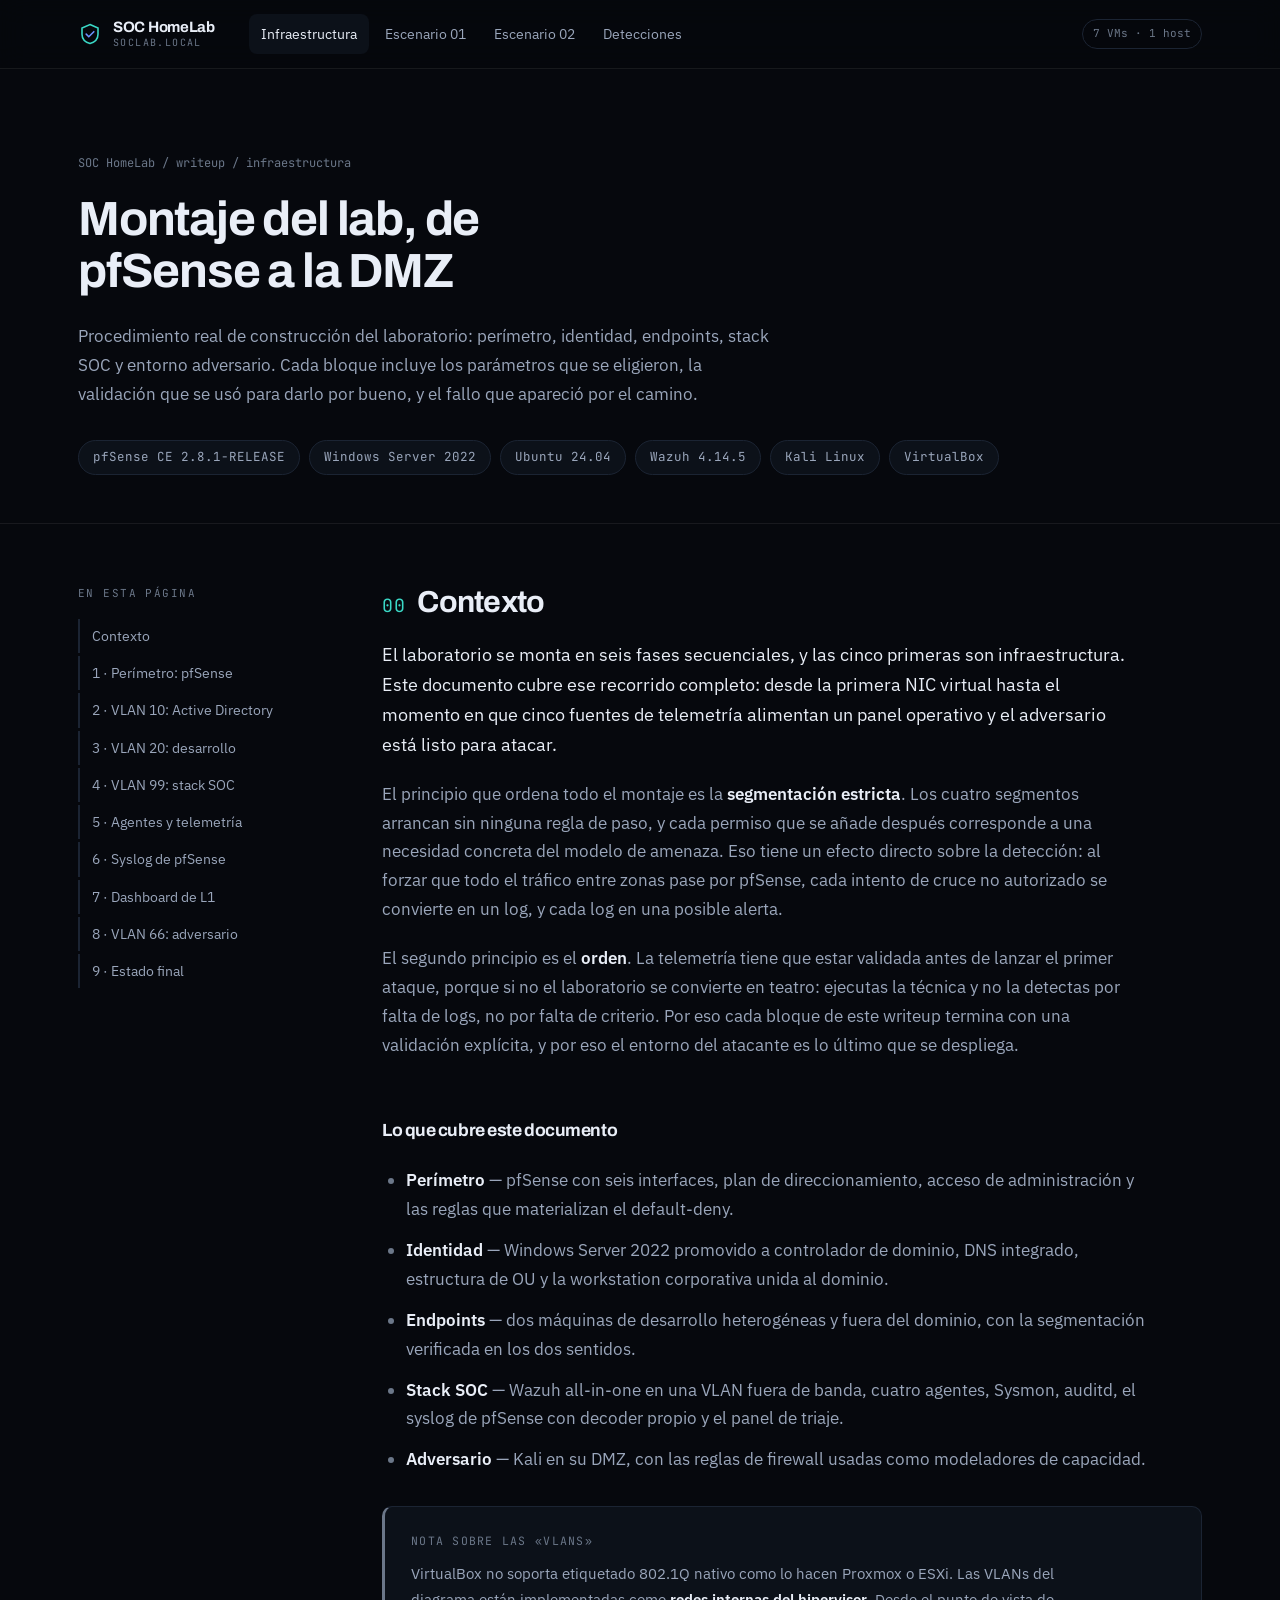
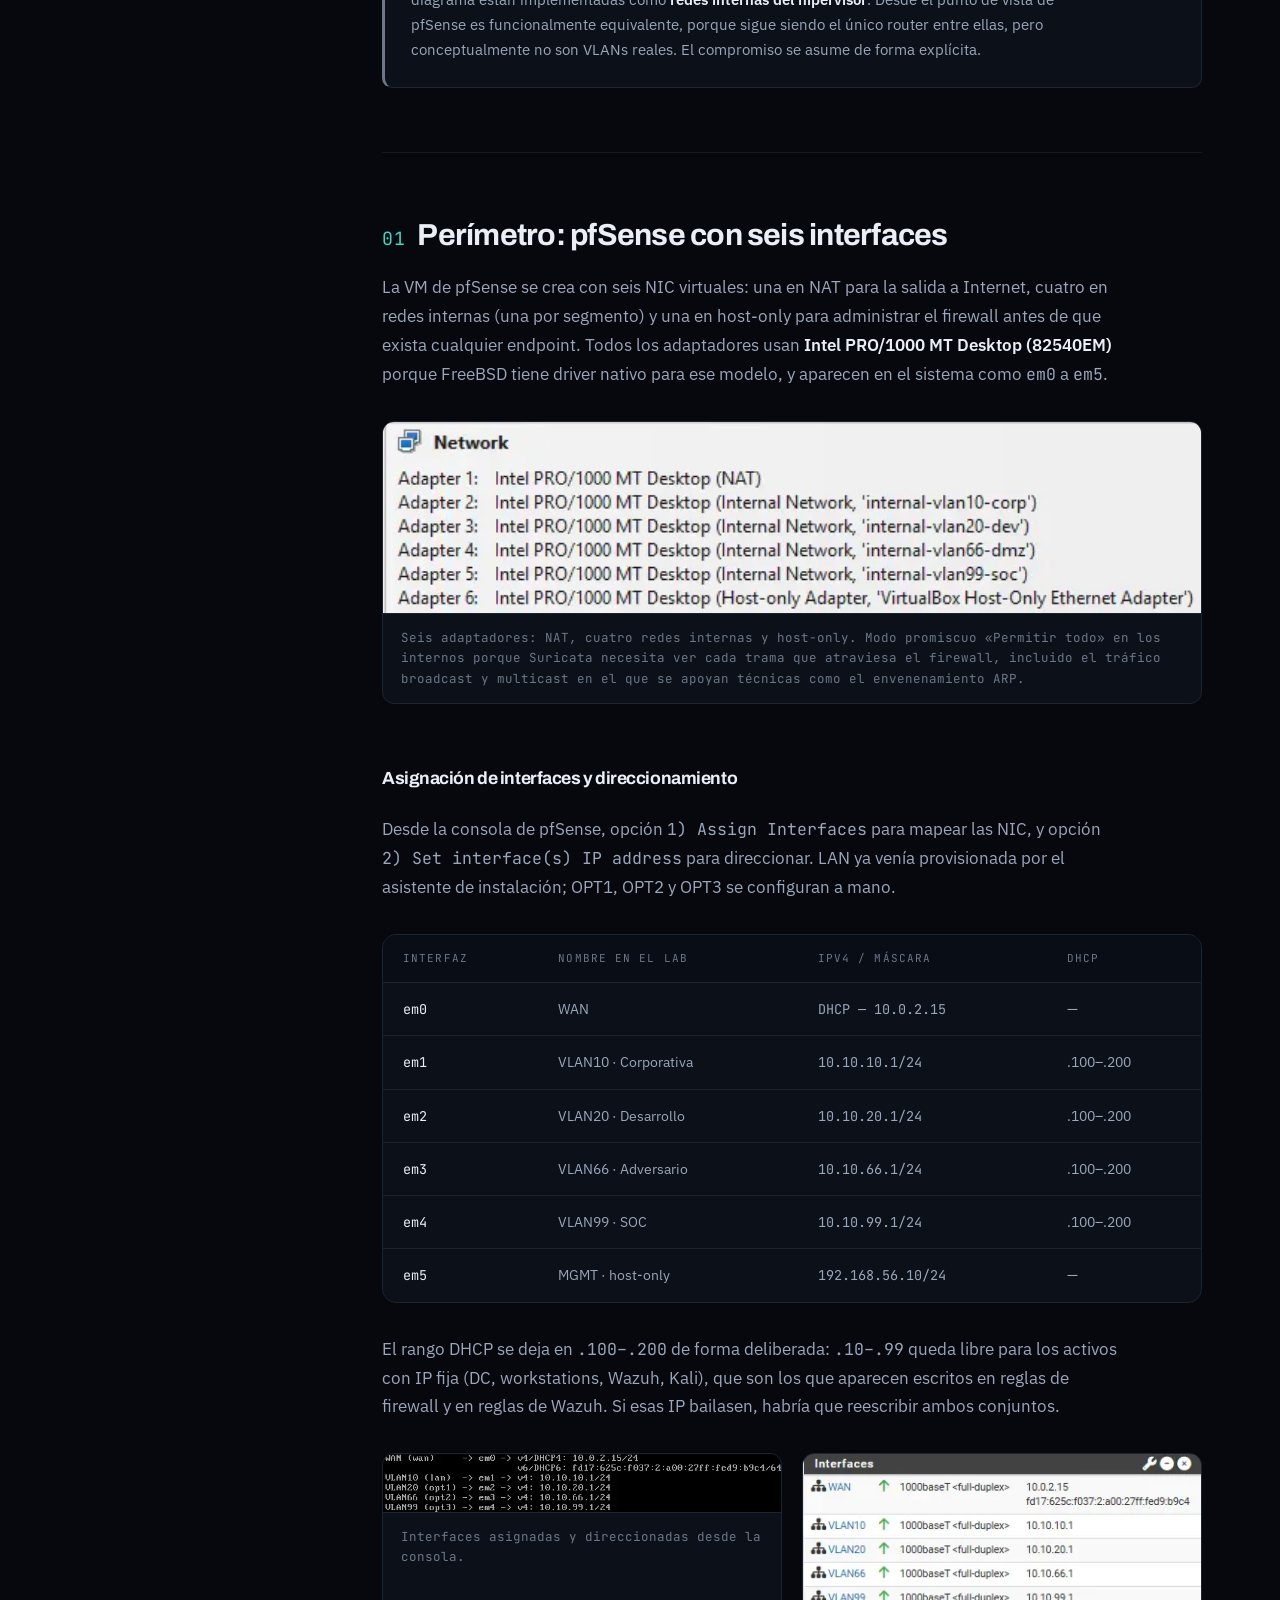
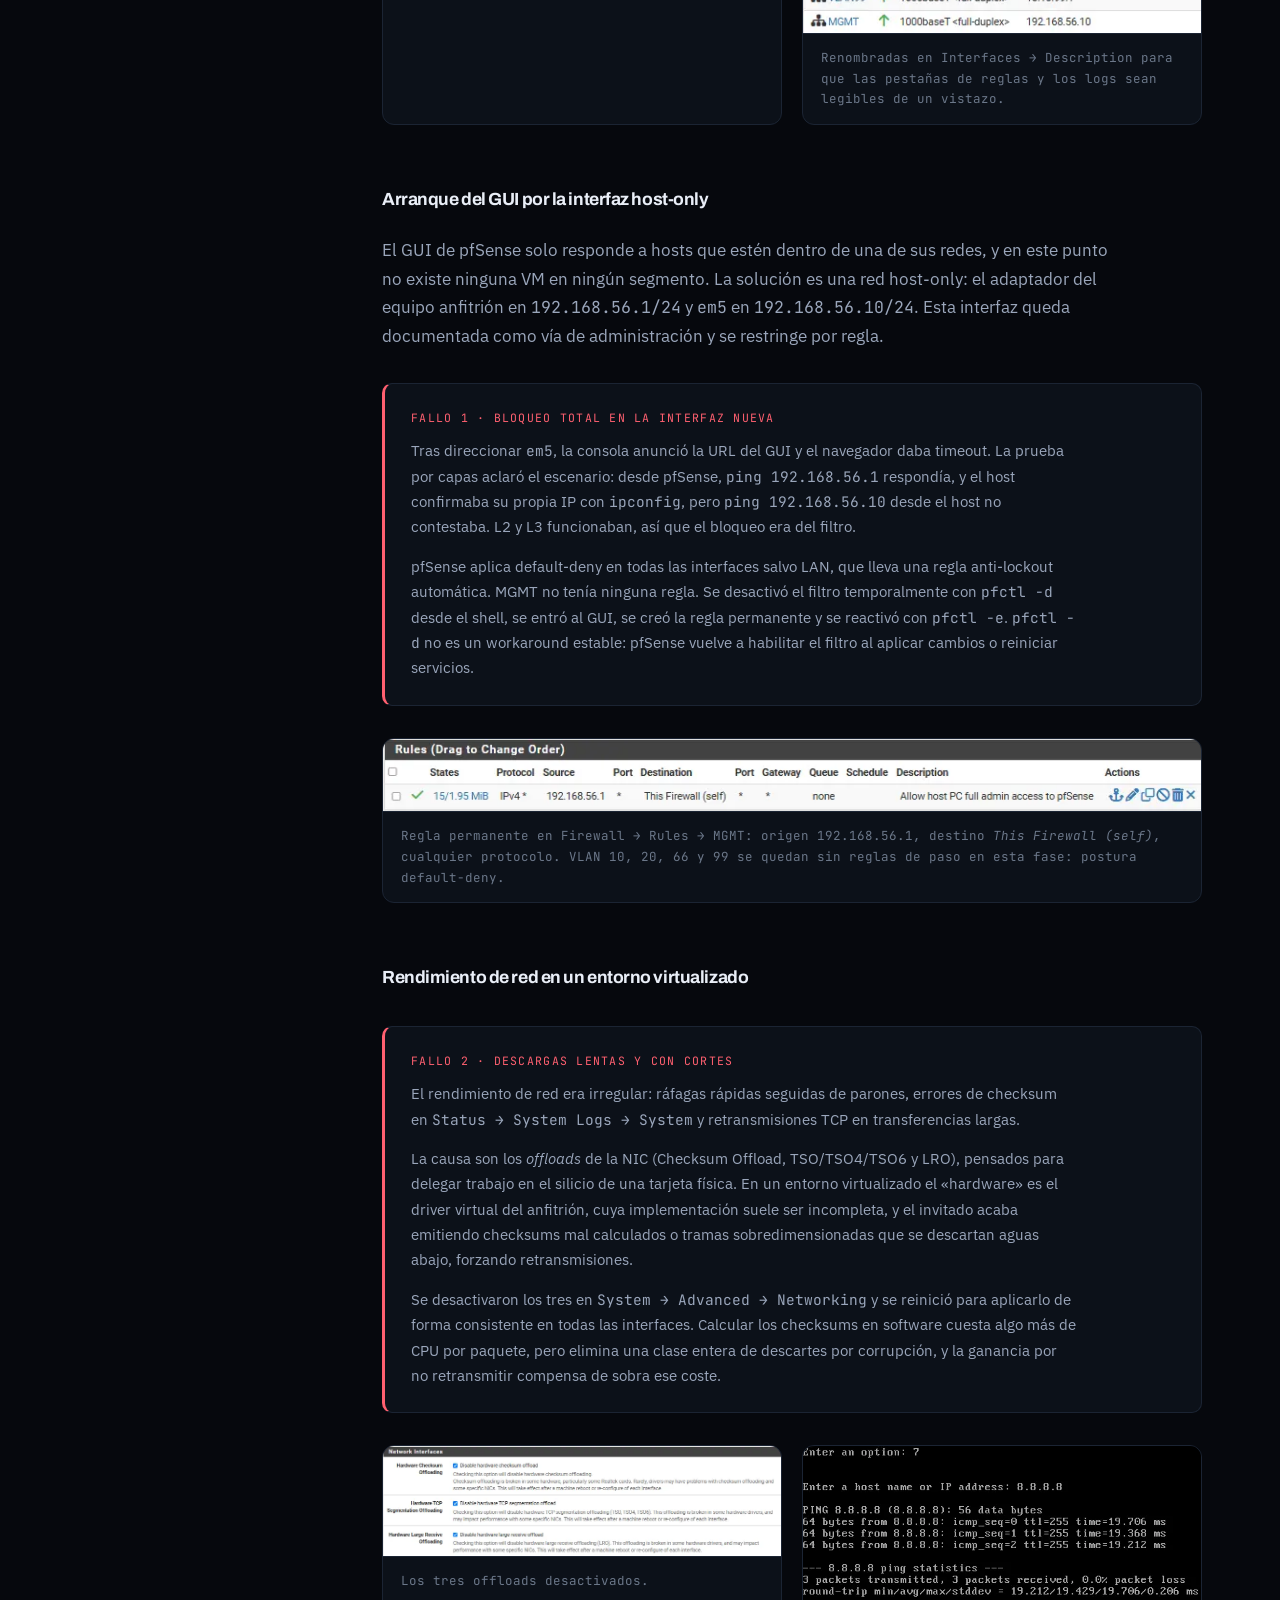
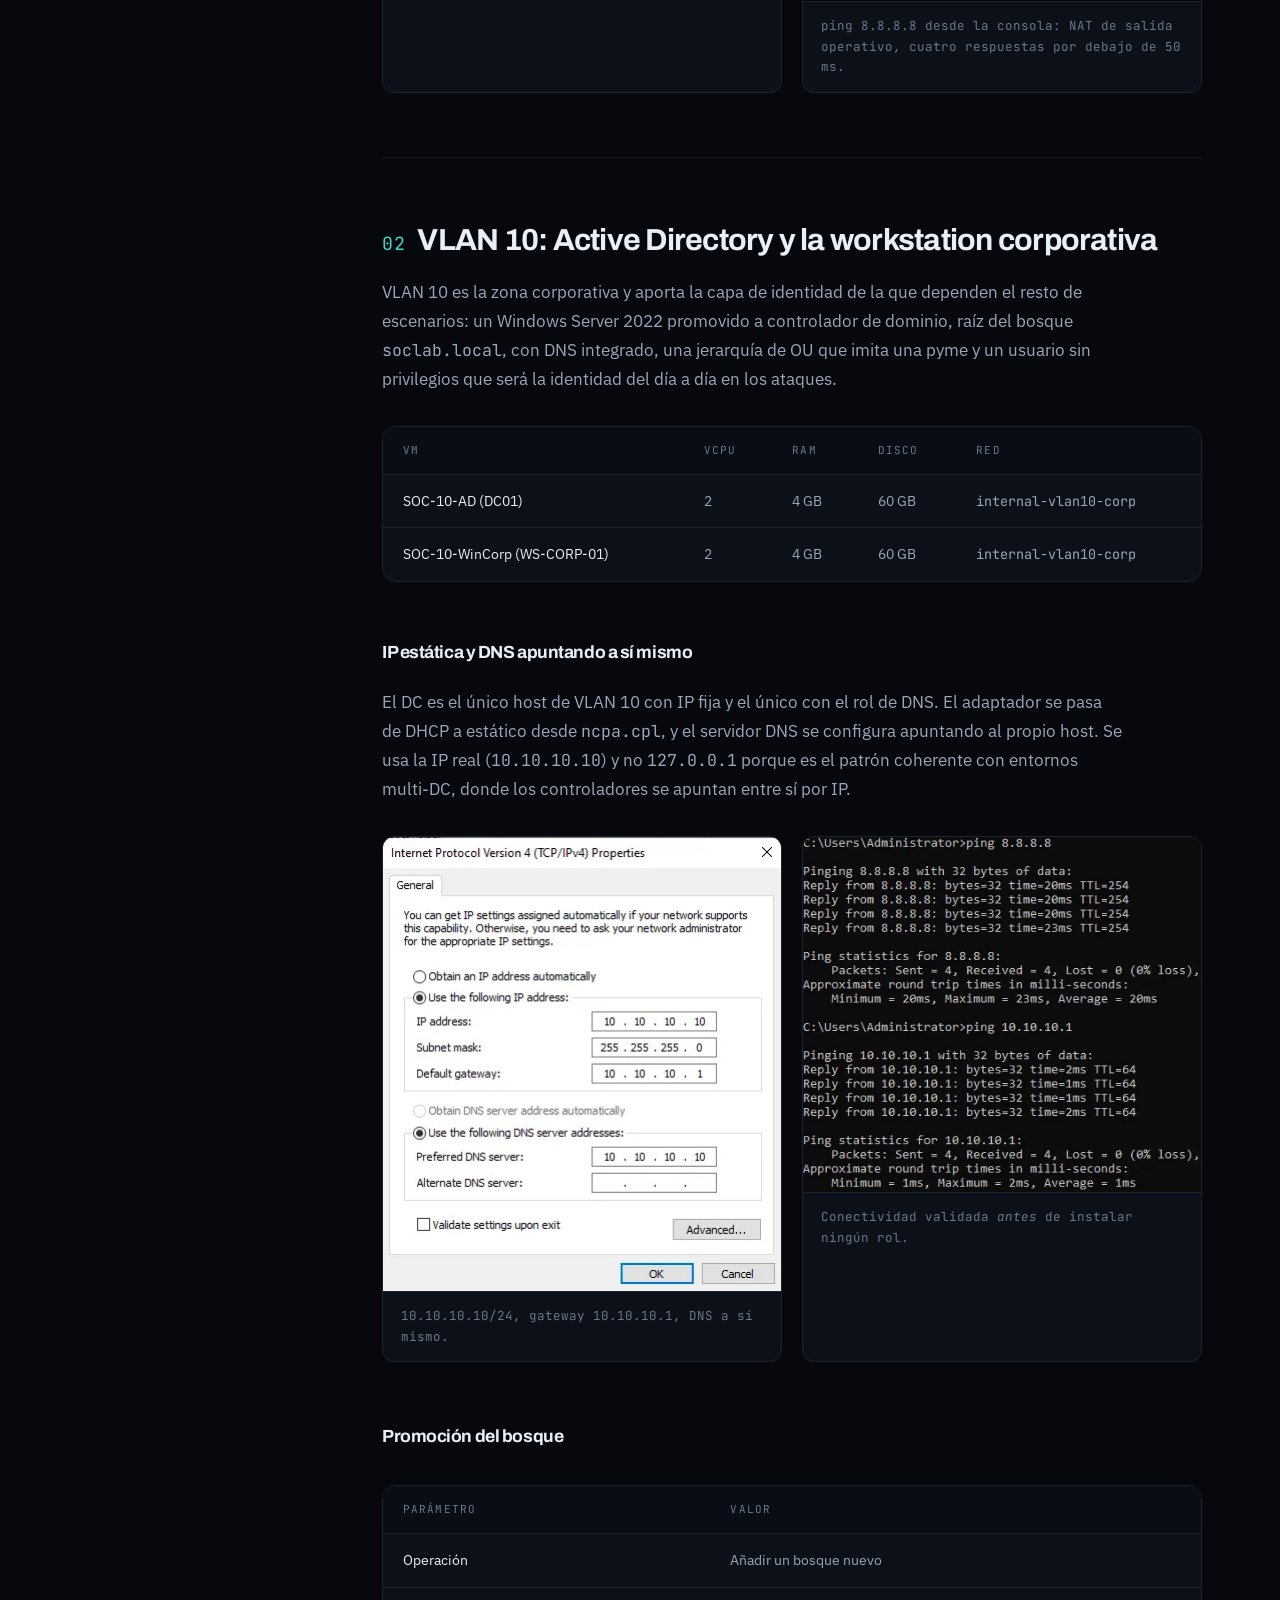
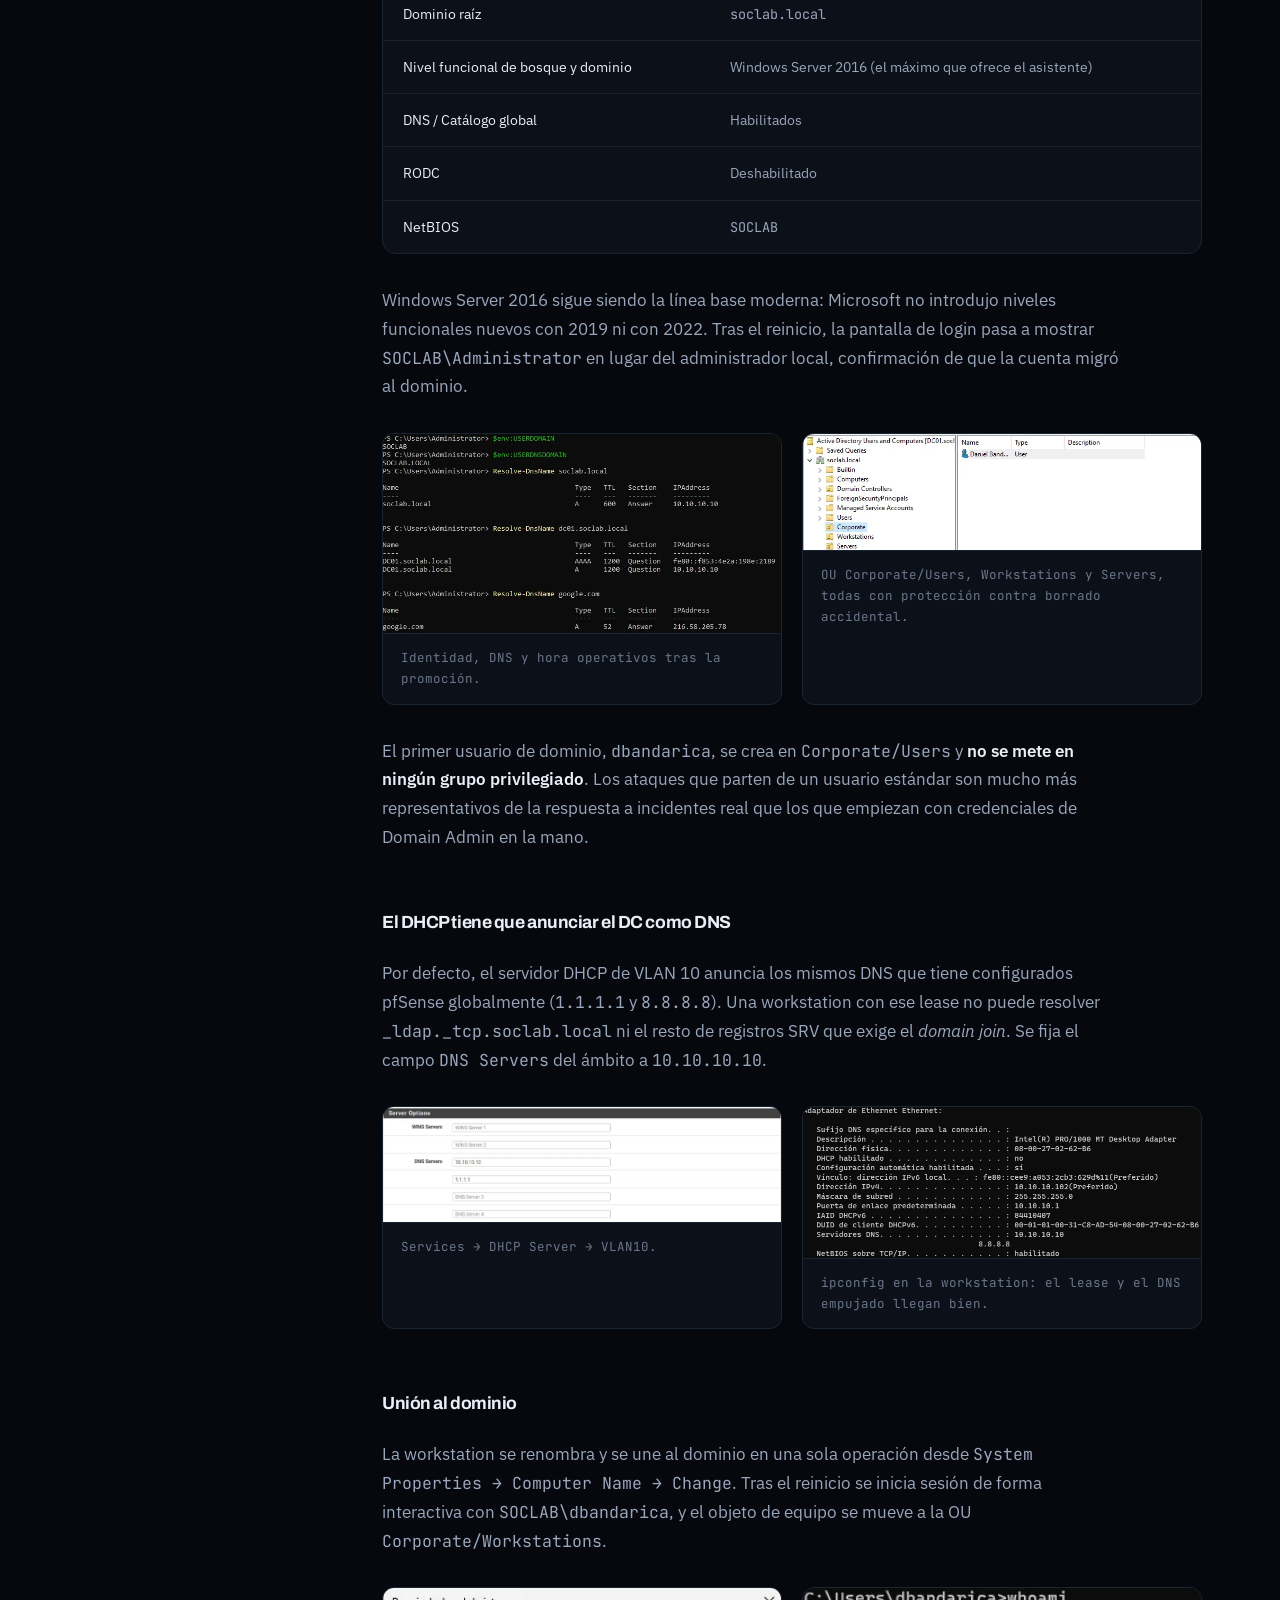
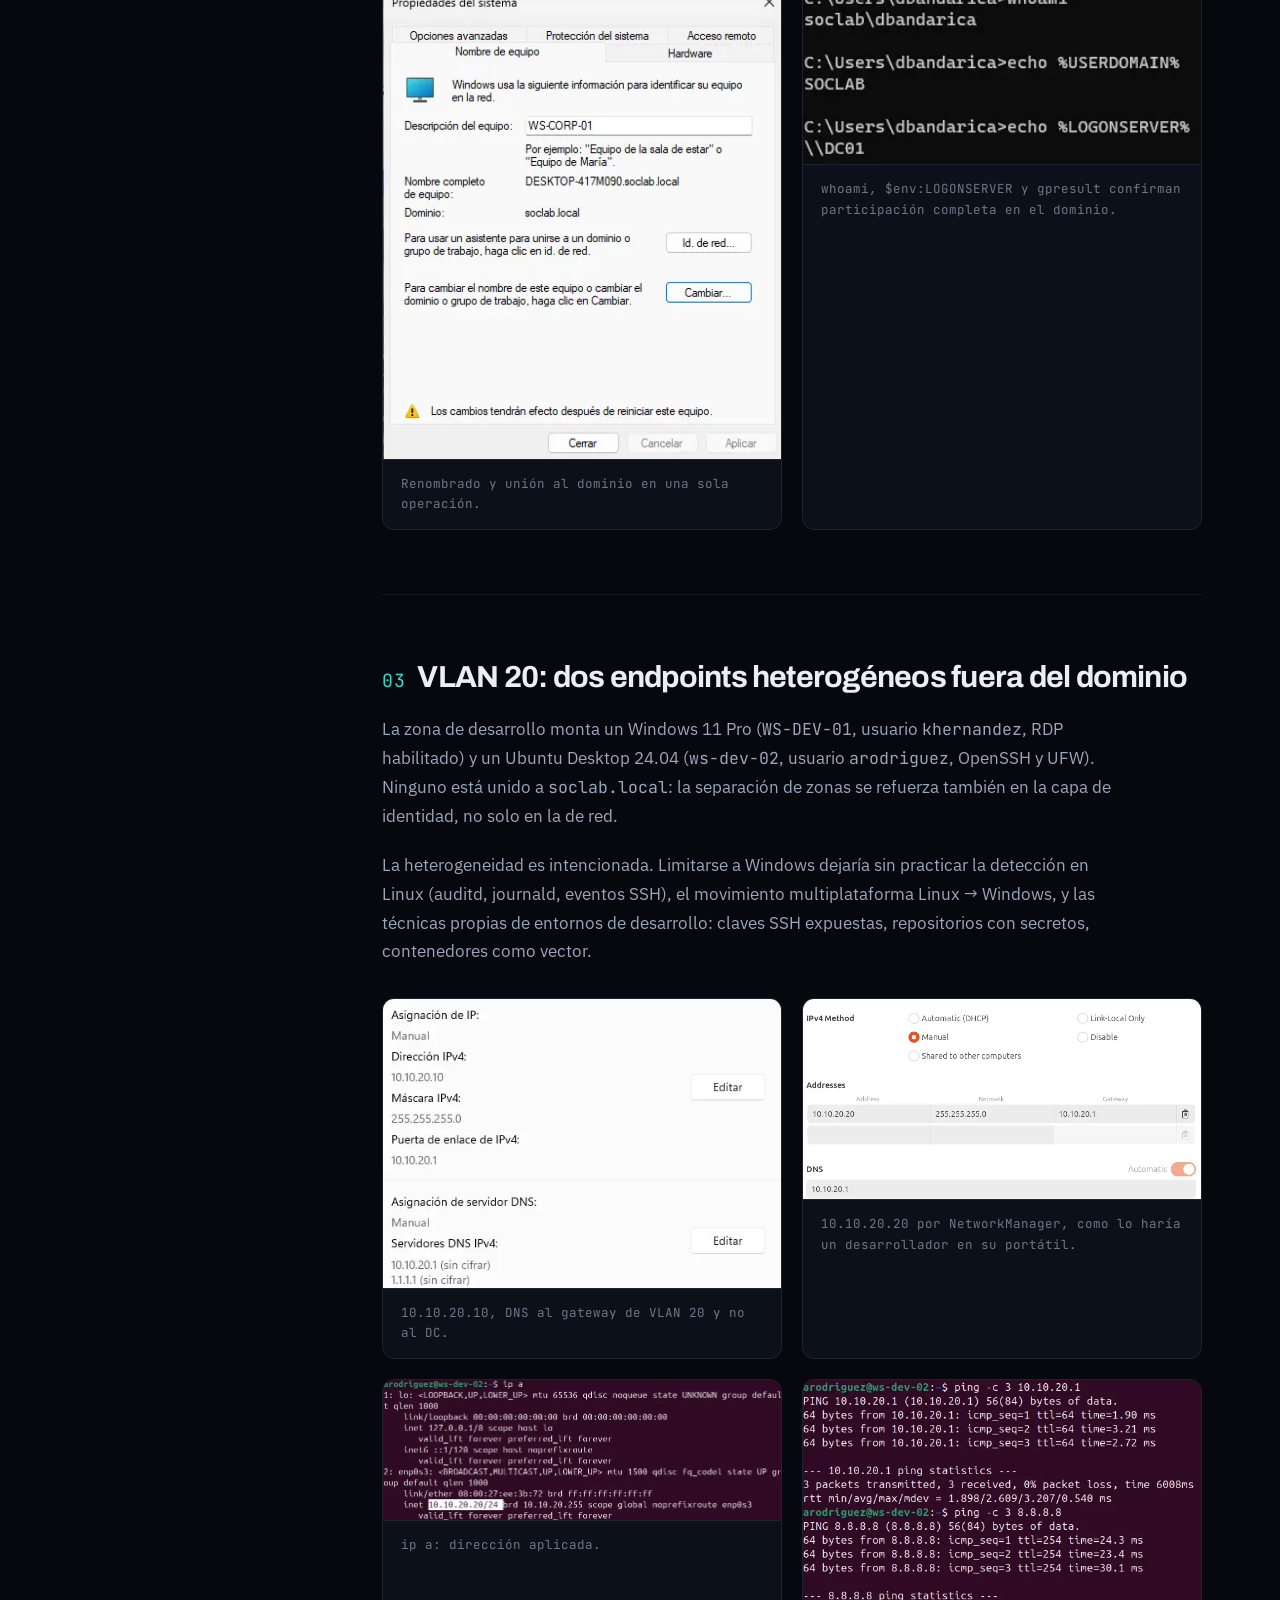
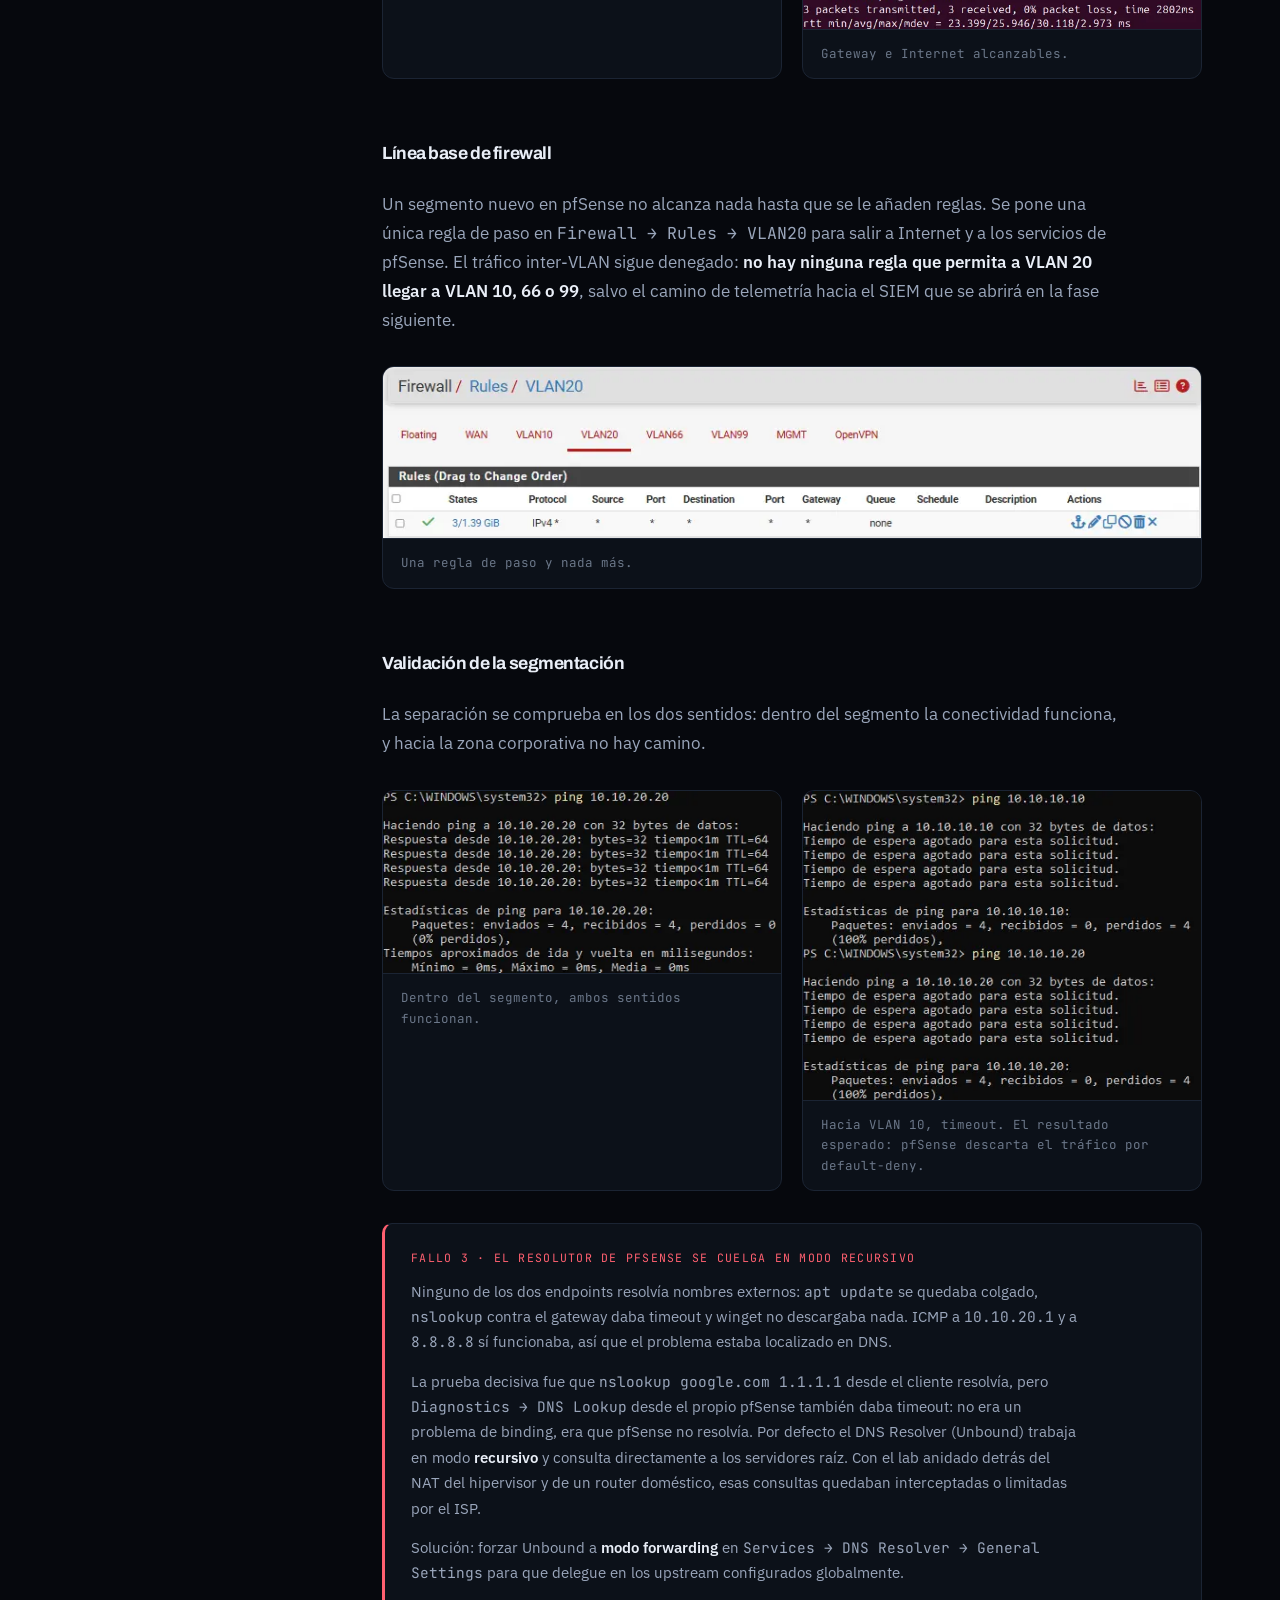
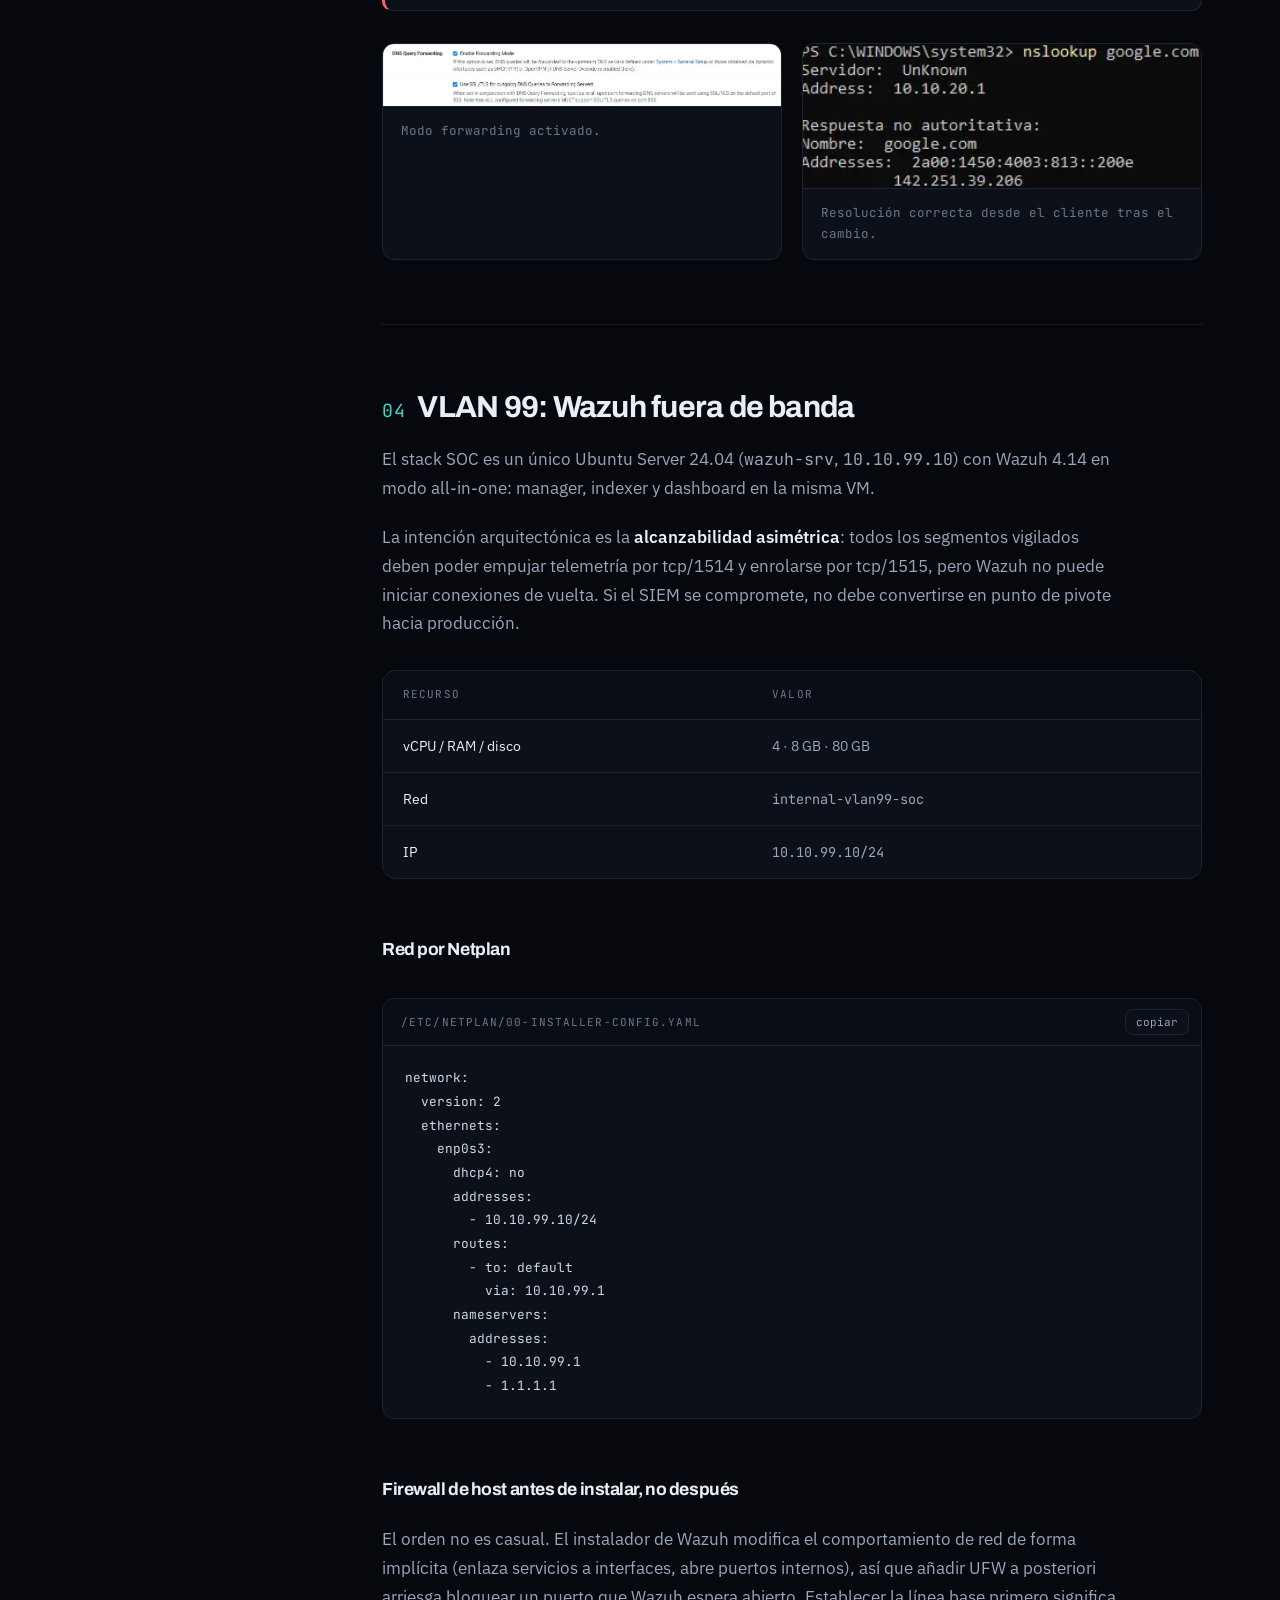
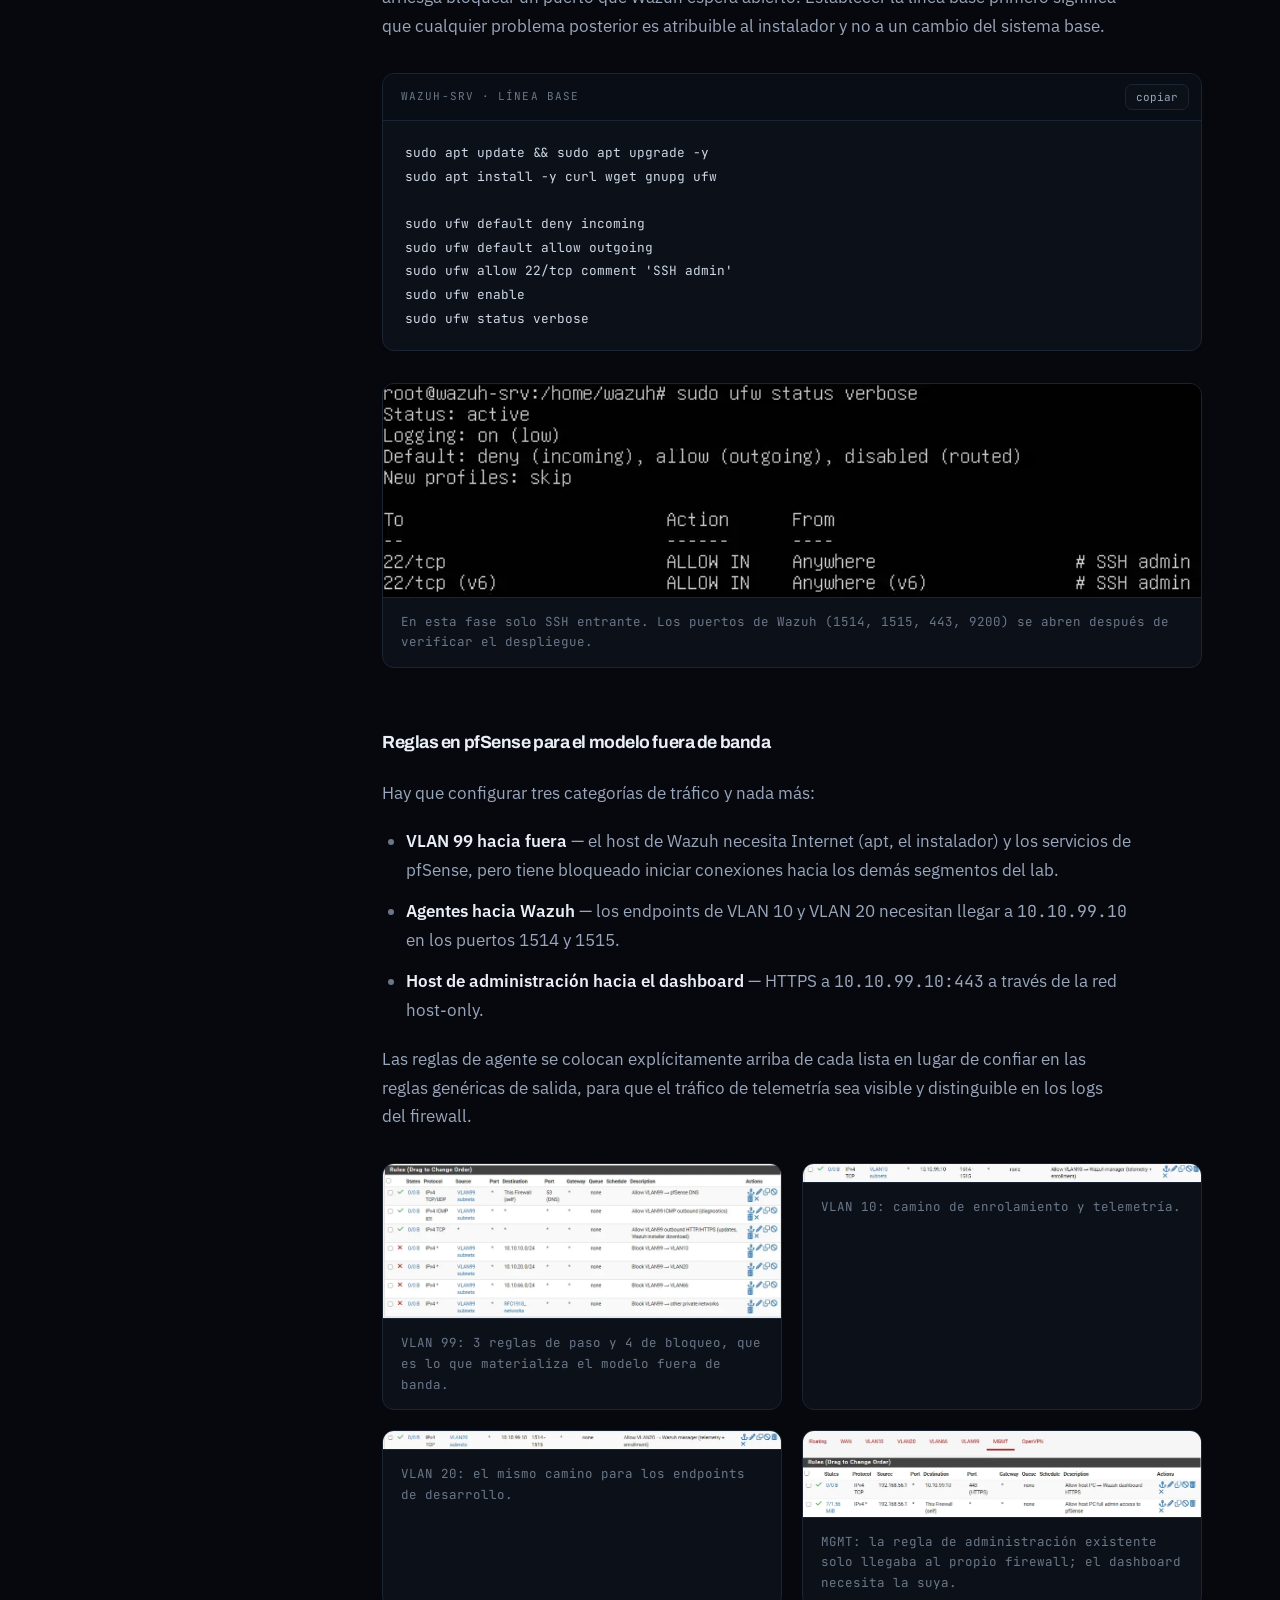
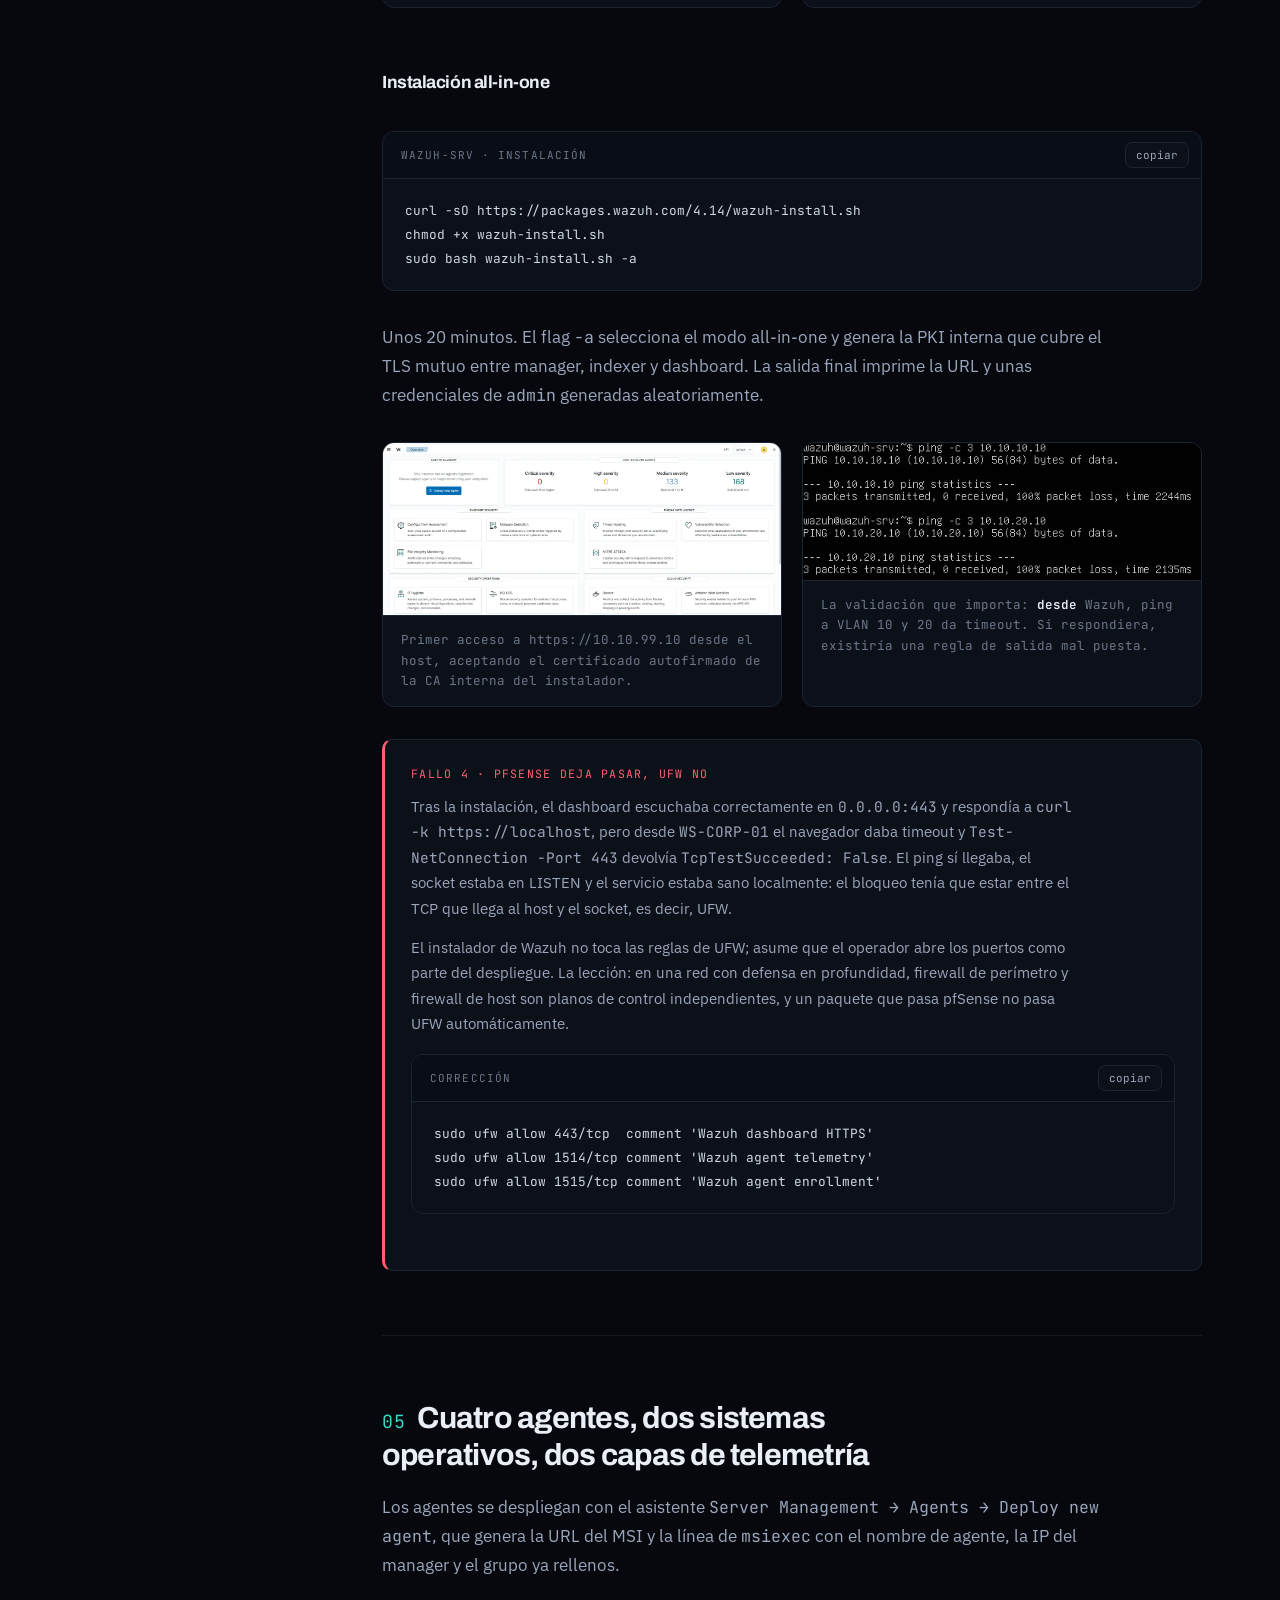
<file: infraestructura.html>
<!DOCTYPE html>
<html lang="es">
<head>
<meta charset="utf-8">
<meta name="viewport" content="width=device-width, initial-scale=1">
<title>Montaje del lab</title>
<meta name="description" content="Procedimiento de montaje del SOC HomeLab: pfSense con cuatro segmentos, Active Directory, endpoints de desarrollo, stack Wazuh fuera de banda y DMZ con Kali.">
<link rel="preconnect" href="https://fonts.googleapis.com">
<link rel="preconnect" href="https://fonts.gstatic.com" crossorigin>
<link href="https://fonts.googleapis.com/css2?family=Archivo:wght@600;700&family=IBM+Plex+Sans:wght@400;500;600&family=JetBrains+Mono:wght@400;500&display=swap" rel="stylesheet">
<link rel="stylesheet" href="css/site.css">
</head>
<body>
<a class="skip" href="#contenido">Ir al contenido</a>

<nav class="nav">
  <div class="nav-in">
    <a class="brand" href="index.html">
      <svg width="24" height="24" viewBox="0 0 24 24" fill="none" aria-hidden="true">
        <path d="M12 2.5 20 6v6.2c0 4.4-3.2 7.9-8 9.3-4.8-1.4-8-4.9-8-9.3V6l8-3.5Z" stroke="#3ad8c6" stroke-width="1.6"/>
        <path d="M8.2 12.1l2.6 2.6 5-5" stroke="#6b93ff" stroke-width="1.6" stroke-linecap="round"/>
      </svg>
      <span>SOC HomeLab<small>soclab.local</small></span>
    </a>
    <div class="nav-links">
      <a href="infraestructura.html" aria-current="page">Infraestructura</a>
      <a href="ataque-01.html">Escenario 01</a>
      <a href="ataque-02.html">Escenario 02</a>
      <a href="reglas.html">Detecciones</a>
    </div>
    <div class="nav-right">
      <span class="nav-tag">7 VMs · 1 host</span>
    </div>
  </div>
</nav>

<header class="doc-head" id="contenido">
  <div class="wrap">
    <p class="crumb"><a href="index.html">SOC HomeLab</a> / writeup / infraestructura</p>
    <h1>Montaje del lab, de pfSense a la DMZ</h1>
    <p class="lead">Procedimiento real de construcción del laboratorio: perímetro, identidad, endpoints, stack SOC y entorno adversario. Cada bloque incluye los parámetros que se eligieron, la validación que se usó para darlo por bueno, y el fallo que apareció por el camino.</p>
    <div class="metarow">
      <span class="chip">pfSense CE 2.8.1-RELEASE</span>
      <span class="chip">Windows Server 2022</span>
      <span class="chip">Ubuntu 24.04</span>
      <span class="chip">Wazuh 4.14.5</span>
      <span class="chip">Kali Linux</span>
      <span class="chip">VirtualBox</span>
    </div>
  </div>
</header>

<div class="wrap">
<div class="layout">
  <aside class="toc">
    <h4>En esta página</h4>
    <ol>
      <li><a href="#contexto">Contexto</a></li>
      <li><a href="#pfsense">1 · Perímetro: pfSense</a></li>
      <li><a href="#ad">2 · VLAN 10: Active Directory</a></li>
      <li><a href="#dev">3 · VLAN 20: desarrollo</a></li>
      <li><a href="#soc">4 · VLAN 99: stack SOC</a></li>
      <li><a href="#agentes">5 · Agentes y telemetría</a></li>
      <li><a href="#syslog">6 · Syslog de pfSense</a></li>
      <li><a href="#dashboard">7 · Dashboard de L1</a></li>
      <li><a href="#kali">8 · VLAN 66: adversario</a></li>
      <li><a href="#cierre">9 · Estado final</a></li>
    </ol>
  </aside>

  <main>

  <section id="contexto">
    <h2><span class="hn">00</span>Contexto</h2>
    <p class="lede">El laboratorio se monta en seis fases secuenciales, y las cinco primeras son infraestructura. Este documento cubre ese recorrido completo: desde la primera NIC virtual hasta el momento en que cinco fuentes de telemetría alimentan un panel operativo y el adversario está listo para atacar.</p>

    <p>El principio que ordena todo el montaje es la <strong>segmentación estricta</strong>. Los cuatro segmentos arrancan sin ninguna regla de paso, y cada permiso que se añade después corresponde a una necesidad concreta del modelo de amenaza. Eso tiene un efecto directo sobre la detección: al forzar que todo el tráfico entre zonas pase por pfSense, cada intento de cruce no autorizado se convierte en un log, y cada log en una posible alerta.</p>

    <p>El segundo principio es el <strong>orden</strong>. La telemetría tiene que estar validada antes de lanzar el primer ataque, porque si no el laboratorio se convierte en teatro: ejecutas la técnica y no la detectas por falta de logs, no por falta de criterio. Por eso cada bloque de este writeup termina con una validación explícita, y por eso el entorno del atacante es lo último que se despliega.</p>

    <h3>Lo que cubre este documento</h3>
    <ul>
      <li><strong>Perímetro</strong> — pfSense con seis interfaces, plan de direccionamiento, acceso de administración y las reglas que materializan el default-deny.</li>
      <li><strong>Identidad</strong> — Windows Server 2022 promovido a controlador de dominio, DNS integrado, estructura de OU y la workstation corporativa unida al dominio.</li>
      <li><strong>Endpoints</strong> — dos máquinas de desarrollo heterogéneas y fuera del dominio, con la segmentación verificada en los dos sentidos.</li>
      <li><strong>Stack SOC</strong> — Wazuh all-in-one en una VLAN fuera de banda, cuatro agentes, Sysmon, auditd, el syslog de pfSense con decoder propio y el panel de triaje.</li>
      <li><strong>Adversario</strong> — Kali en su DMZ, con las reglas de firewall usadas como modeladores de capacidad.</li>
    </ul>

    <div class="callout">
      <h4>Nota sobre las «VLANs»</h4>
      <p>VirtualBox no soporta etiquetado 802.1Q nativo como lo hacen Proxmox o ESXi. Las VLANs del diagrama están implementadas como <strong>redes internas del hipervisor</strong>. Desde el punto de vista de pfSense es funcionalmente equivalente, porque sigue siendo el único router entre ellas, pero conceptualmente no son VLANs reales. El compromiso se asume de forma explícita.</p>
    </div>
  </section>

  <section id="pfsense">
    <h2><span class="hn">01</span>Perímetro: pfSense con seis interfaces</h2>
    <p>La VM de pfSense se crea con seis NIC virtuales: una en NAT para la salida a Internet, cuatro en redes internas (una por segmento) y una en host-only para administrar el firewall antes de que exista cualquier endpoint. Todos los adaptadores usan <strong>Intel PRO/1000 MT Desktop (82540EM)</strong> porque FreeBSD tiene driver nativo para ese modelo, y aparecen en el sistema como <span class="mono">em0</span> a <span class="mono">em5</span>.</p>

    <figure>
      <img src="img-lab/phase2/01-network-adapters.webp" alt="Configuración de adaptadores de red de la VM de pfSense en VirtualBox" loading="lazy">
      <figcaption>Seis adaptadores: NAT, cuatro redes internas y host-only. Modo promiscuo «Permitir todo» en los internos porque Suricata necesita ver cada trama que atraviesa el firewall, incluido el tráfico broadcast y multicast en el que se apoyan técnicas como el envenenamiento ARP.</figcaption>
    </figure>

    <h3>Asignación de interfaces y direccionamiento</h3>
    <p>Desde la consola de pfSense, opción <span class="mono">1) Assign Interfaces</span> para mapear las NIC, y opción <span class="mono">2) Set interface(s) IP address</span> para direccionar. LAN ya venía provisionada por el asistente de instalación; OPT1, OPT2 y OPT3 se configuran a mano.</p>

    <div class="tablewrap">
      <table>
        <thead><tr><th>Interfaz</th><th>Nombre en el lab</th><th>IPv4 / máscara</th><th>DHCP</th></tr></thead>
        <tbody>
          <tr><td class="mono">em0</td><td>WAN</td><td class="mono">DHCP — 10.0.2.15</td><td>—</td></tr>
          <tr><td class="mono">em1</td><td>VLAN10 · Corporativa</td><td class="mono">10.10.10.1/24</td><td>.100–.200</td></tr>
          <tr><td class="mono">em2</td><td>VLAN20 · Desarrollo</td><td class="mono">10.10.20.1/24</td><td>.100–.200</td></tr>
          <tr><td class="mono">em3</td><td>VLAN66 · Adversario</td><td class="mono">10.10.66.1/24</td><td>.100–.200</td></tr>
          <tr><td class="mono">em4</td><td>VLAN99 · SOC</td><td class="mono">10.10.99.1/24</td><td>.100–.200</td></tr>
          <tr><td class="mono">em5</td><td>MGMT · host-only</td><td class="mono">192.168.56.10/24</td><td>—</td></tr>
        </tbody>
      </table>
    </div>

    <p>El rango DHCP se deja en <span class="mono">.100–.200</span> de forma deliberada: <span class="mono">.10–.99</span> queda libre para los activos con IP fija (DC, workstations, Wazuh, Kali), que son los que aparecen escritos en reglas de firewall y en reglas de Wazuh. Si esas IP bailasen, habría que reescribir ambos conjuntos.</p>

    <div class="figs">
      <figure>
        <img src="img-lab/phase2/02-interfaces.webp" alt="Consola de pfSense mostrando las interfaces asignadas con sus IPs" loading="lazy">
        <figcaption>Interfaces asignadas y direccionadas desde la consola.</figcaption>
      </figure>
      <figure>
        <img src="img-lab/phase2/03-dashboard-interfaces.webp" alt="Dashboard de pfSense con las interfaces renombradas" loading="lazy">
        <figcaption>Renombradas en <span class="mono">Interfaces → Description</span> para que las pestañas de reglas y los logs sean legibles de un vistazo.</figcaption>
      </figure>
    </div>

    <h3>Arranque del GUI por la interfaz host-only</h3>
    <p>El GUI de pfSense solo responde a hosts que estén dentro de una de sus redes, y en este punto no existe ninguna VM en ningún segmento. La solución es una red host-only: el adaptador del equipo anfitrión en <span class="mono">192.168.56.1/24</span> y <span class="mono">em5</span> en <span class="mono">192.168.56.10/24</span>. Esta interfaz queda documentada como vía de administración y se restringe por regla.</p>

    <div class="callout prob">
      <h4>Fallo 1 · Bloqueo total en la interfaz nueva</h4>
      <p>Tras direccionar <span class="mono">em5</span>, la consola anunció la URL del GUI y el navegador daba timeout. La prueba por capas aclaró el escenario: desde pfSense, <span class="mono">ping 192.168.56.1</span> respondía, y el host confirmaba su propia IP con <span class="mono">ipconfig</span>, pero <span class="mono">ping 192.168.56.10</span> desde el host no contestaba. L2 y L3 funcionaban, así que el bloqueo era del filtro.</p>
      <p>pfSense aplica default-deny en todas las interfaces salvo LAN, que lleva una regla anti-lockout automática. MGMT no tenía ninguna regla. Se desactivó el filtro temporalmente con <span class="mono">pfctl -d</span> desde el shell, se entró al GUI, se creó la regla permanente y se reactivó con <span class="mono">pfctl -e</span>. <span class="mono">pfctl -d</span> no es un workaround estable: pfSense vuelve a habilitar el filtro al aplicar cambios o reiniciar servicios.</p>
    </div>

    <figure>
      <img src="img-lab/phase2/04-host-only-firewall-rule.webp" alt="Regla de firewall en la interfaz MGMT permitiendo el acceso del host al propio firewall" loading="lazy">
      <figcaption>Regla permanente en <span class="mono">Firewall → Rules → MGMT</span>: origen <span class="mono">192.168.56.1</span>, destino <em>This Firewall (self)</em>, cualquier protocolo. VLAN 10, 20, 66 y 99 se quedan sin reglas de paso en esta fase: postura default-deny.</figcaption>
    </figure>

    <h3>Rendimiento de red en un entorno virtualizado</h3>

    <div class="callout prob">
      <h4>Fallo 2 · Descargas lentas y con cortes</h4>
      <p>El rendimiento de red era irregular: ráfagas rápidas seguidas de parones, errores de checksum en <span class="mono">Status → System Logs → System</span> y retransmisiones TCP en transferencias largas.</p>
      <p>La causa son los <em>offloads</em> de la NIC (Checksum Offload, TSO/TSO4/TSO6 y LRO), pensados para delegar trabajo en el silicio de una tarjeta física. En un entorno virtualizado el «hardware» es el driver virtual del anfitrión, cuya implementación suele ser incompleta, y el invitado acaba emitiendo checksums mal calculados o tramas sobredimensionadas que se descartan aguas abajo, forzando retransmisiones.</p>
      <p>Se desactivaron los tres en <span class="mono">System → Advanced → Networking</span> y se reinició para aplicarlo de forma consistente en todas las interfaces. Calcular los checksums en software cuesta algo más de CPU por paquete, pero elimina una clase entera de descartes por corrupción, y la ganancia por no retransmitir compensa de sobra ese coste.</p>
    </div>

    <div class="figs">
      <figure>
        <img src="img-lab/phase2/08-network-settings.webp" alt="Opciones de red avanzadas de pfSense con los offloads desactivados" loading="lazy">
        <figcaption>Los tres offloads desactivados.</figcaption>
      </figure>
      <figure>
        <img src="img-lab/phase2/06-ping-verification.webp" alt="Ping a 8.8.8.8 desde la consola de pfSense con cuatro respuestas" loading="lazy">
        <figcaption><span class="mono">ping 8.8.8.8</span> desde la consola: NAT de salida operativo, cuatro respuestas por debajo de 50 ms.</figcaption>
      </figure>
    </div>
  </section>

  <section id="ad">
    <h2><span class="hn">02</span>VLAN 10: Active Directory y la workstation corporativa</h2>
    <p>VLAN 10 es la zona corporativa y aporta la capa de identidad de la que dependen el resto de escenarios: un Windows Server 2022 promovido a controlador de dominio, raíz del bosque <span class="mono">soclab.local</span>, con DNS integrado, una jerarquía de OU que imita una pyme y un usuario sin privilegios que será la identidad del día a día en los ataques.</p>

    <div class="tablewrap">
      <table>
        <thead><tr><th>VM</th><th>vCPU</th><th>RAM</th><th>Disco</th><th>Red</th></tr></thead>
        <tbody>
          <tr><td>SOC-10-AD (DC01)</td><td>2</td><td>4 GB</td><td>60 GB</td><td class="mono">internal-vlan10-corp</td></tr>
          <tr><td>SOC-10-WinCorp (WS-CORP-01)</td><td>2</td><td>4 GB</td><td>60 GB</td><td class="mono">internal-vlan10-corp</td></tr>
        </tbody>
      </table>
    </div>

    <h3>IP estática y DNS apuntando a sí mismo</h3>
    <p>El DC es el único host de VLAN 10 con IP fija y el único con el rol de DNS. El adaptador se pasa de DHCP a estático desde <span class="mono">ncpa.cpl</span>, y el servidor DNS se configura apuntando al propio host. Se usa la IP real (<span class="mono">10.10.10.10</span>) y no <span class="mono">127.0.0.1</span> porque es el patrón coherente con entornos multi-DC, donde los controladores se apuntan entre sí por IP.</p>

    <div class="figs">
      <figure>
        <img src="img-lab/phase3/01-static-ip.webp" alt="Configuración IPv4 estática en el controlador de dominio" loading="lazy">
        <figcaption><span class="mono">10.10.10.10/24</span>, gateway <span class="mono">10.10.10.1</span>, DNS a sí mismo.</figcaption>
      </figure>
      <figure>
        <img src="img-lab/phase3/02-ping-validation.webp" alt="Validación de conectividad con ping al gateway y a Internet" loading="lazy">
        <figcaption>Conectividad validada <em>antes</em> de instalar ningún rol.</figcaption>
      </figure>
    </div>

    <h3>Promoción del bosque</h3>
    <div class="tablewrap">
      <table>
        <thead><tr><th>Parámetro</th><th>Valor</th></tr></thead>
        <tbody>
          <tr><td>Operación</td><td>Añadir un bosque nuevo</td></tr>
          <tr><td>Dominio raíz</td><td class="mono">soclab.local</td></tr>
          <tr><td>Nivel funcional de bosque y dominio</td><td>Windows Server 2016 (el máximo que ofrece el asistente)</td></tr>
          <tr><td>DNS / Catálogo global</td><td>Habilitados</td></tr>
          <tr><td>RODC</td><td>Deshabilitado</td></tr>
          <tr><td>NetBIOS</td><td class="mono">SOCLAB</td></tr>
        </tbody>
      </table>
    </div>
    <p>Windows Server 2016 sigue siendo la línea base moderna: Microsoft no introdujo niveles funcionales nuevos con 2019 ni con 2022. Tras el reinicio, la pantalla de login pasa a mostrar <span class="mono">SOCLAB\Administrator</span> en lugar del administrador local, confirmación de que la cuenta migró al dominio.</p>

    <div class="figs">
      <figure>
        <img src="img-lab/phase3/03-promotion-validation.webp" alt="Comandos de PowerShell validando identidad, DNS y servicio de tiempo tras la promoción" loading="lazy">
        <figcaption>Identidad, DNS y hora operativos tras la promoción.</figcaption>
      </figure>
      <figure>
        <img src="img-lab/phase3/04-structure-aduc.webp" alt="Estructura de unidades organizativas en Active Directory Users and Computers" loading="lazy">
        <figcaption>OU <span class="mono">Corporate/Users</span>, <span class="mono">Workstations</span> y <span class="mono">Servers</span>, todas con protección contra borrado accidental.</figcaption>
      </figure>
    </div>

    <p>El primer usuario de dominio, <span class="mono">dbandarica</span>, se crea en <span class="mono">Corporate/Users</span> y <strong>no se mete en ningún grupo privilegiado</strong>. Los ataques que parten de un usuario estándar son mucho más representativos de la respuesta a incidentes real que los que empiezan con credenciales de Domain Admin en la mano.</p>

    <h3>El DHCP tiene que anunciar el DC como DNS</h3>
    <p>Por defecto, el servidor DHCP de VLAN 10 anuncia los mismos DNS que tiene configurados pfSense globalmente (<span class="mono">1.1.1.1</span> y <span class="mono">8.8.8.8</span>). Una workstation con ese lease no puede resolver <span class="mono">_ldap._tcp.soclab.local</span> ni el resto de registros SRV que exige el <em>domain join</em>. Se fija el campo <span class="mono">DNS Servers</span> del ámbito a <span class="mono">10.10.10.10</span>.</p>

    <div class="figs">
      <figure>
        <img src="img-lab/phase3/05-dns-modification-pfsense.webp" alt="Campo DNS Servers del ámbito DHCP de VLAN10 apuntando al controlador de dominio" loading="lazy">
        <figcaption><span class="mono">Services → DHCP Server → VLAN10</span>.</figcaption>
      </figure>
      <figure>
        <img src="img-lab/phase3/06-ipconfig-validation.webp" alt="Salida de ipconfig en Windows 11 mostrando el lease DHCP y el DNS del dominio" loading="lazy">
        <figcaption><span class="mono">ipconfig</span> en la workstation: el lease y el DNS empujado llegan bien.</figcaption>
      </figure>
    </div>

    <h3>Unión al dominio</h3>
    <p>La workstation se renombra y se une al dominio en una sola operación desde <span class="mono">System Properties → Computer Name → Change</span>. Tras el reinicio se inicia sesión de forma interactiva con <span class="mono">SOCLAB\dbandarica</span>, y el objeto de equipo se mueve a la OU <span class="mono">Corporate/Workstations</span>.</p>

    <div class="figs">
      <figure>
        <img src="img-lab/phase3/08-domain-join.webp" alt="Diálogo de unión al dominio soclab.local desde Windows 11" loading="lazy">
        <figcaption>Renombrado y unión al dominio en una sola operación.</figcaption>
      </figure>
      <figure>
        <img src="img-lab/phase3/09-domain-validation.webp" alt="Comandos whoami y gpresult confirmando la participación en el dominio" loading="lazy">
        <figcaption><span class="mono">whoami</span>, <span class="mono">$env:LOGONSERVER</span> y <span class="mono">gpresult</span> confirman participación completa en el dominio.</figcaption>
      </figure>
    </div>
  </section>

  <section id="dev">
    <h2><span class="hn">03</span>VLAN 20: dos endpoints heterogéneos fuera del dominio</h2>
    <p>La zona de desarrollo monta un Windows 11 Pro (<span class="mono">WS-DEV-01</span>, usuario <span class="mono">khernandez</span>, RDP habilitado) y un Ubuntu Desktop 24.04 (<span class="mono">ws-dev-02</span>, usuario <span class="mono">arodriguez</span>, OpenSSH y UFW). Ninguno está unido a <span class="mono">soclab.local</span>: la separación de zonas se refuerza también en la capa de identidad, no solo en la de red.</p>

    <p>La heterogeneidad es intencionada. Limitarse a Windows dejaría sin practicar la detección en Linux (auditd, journald, eventos SSH), el movimiento multiplataforma Linux → Windows, y las técnicas propias de entornos de desarrollo: claves SSH expuestas, repositorios con secretos, contenedores como vector.</p>

    <div class="figs">
      <figure>
        <img src="img-lab/phase4/01-ipv4-win-manual.webp" alt="Configuración IPv4 manual en Windows 11 de desarrollo" loading="lazy">
        <figcaption><span class="mono">10.10.20.10</span>, DNS al gateway de VLAN 20 y no al DC.</figcaption>
      </figure>
      <figure>
        <img src="img-lab/phase4/02-ipv4-ubuntu-manual.webp" alt="Configuración IPv4 manual en Ubuntu desde el panel de red" loading="lazy">
        <figcaption><span class="mono">10.10.20.20</span> por NetworkManager, como lo haría un desarrollador en su portátil.</figcaption>
      </figure>
      <figure>
        <img src="img-lab/phase4/03-ip-a-validation.webp" alt="Salida de ip a en Ubuntu" loading="lazy">
        <figcaption><span class="mono">ip a</span>: dirección aplicada.</figcaption>
      </figure>
      <figure>
        <img src="img-lab/phase4/05-ping-validation.webp" alt="Validación de conectividad con ping desde Ubuntu" loading="lazy">
        <figcaption>Gateway e Internet alcanzables.</figcaption>
      </figure>
    </div>

    <h3>Línea base de firewall</h3>
    <p>Un segmento nuevo en pfSense no alcanza nada hasta que se le añaden reglas. Se pone una única regla de paso en <span class="mono">Firewall → Rules → VLAN20</span> para salir a Internet y a los servicios de pfSense. El tráfico inter-VLAN sigue denegado: <strong>no hay ninguna regla que permita a VLAN 20 llegar a VLAN 10, 66 o 99</strong>, salvo el camino de telemetría hacia el SIEM que se abrirá en la fase siguiente.</p>

    <figure>
      <img src="img-lab/phase4/06-firewall-vlan20.webp" alt="Reglas de firewall de VLAN 20 en pfSense" loading="lazy">
      <figcaption>Una regla de paso y nada más.</figcaption>
    </figure>

    <h3>Validación de la segmentación</h3>
    <p>La separación se comprueba en los dos sentidos: dentro del segmento la conectividad funciona, y hacia la zona corporativa no hay camino.</p>

    <div class="figs">
      <figure>
        <img src="img-lab/phase4/09-intra-vlan-connectivity.webp" alt="Pruebas de conectividad entre los dos endpoints de VLAN 20" loading="lazy">
        <figcaption>Dentro del segmento, ambos sentidos funcionan.</figcaption>
      </figure>
      <figure>
        <img src="img-lab/phase4/10-intra-vlan-segmentation.webp" alt="Timeout al intentar alcanzar VLAN 10 desde VLAN 20" loading="lazy">
        <figcaption>Hacia VLAN 10, timeout. El resultado esperado: pfSense descarta el tráfico por default-deny.</figcaption>
      </figure>
    </div>

    <div class="callout prob">
      <h4>Fallo 3 · El resolutor de pfSense se cuelga en modo recursivo</h4>
      <p>Ninguno de los dos endpoints resolvía nombres externos: <span class="mono">apt update</span> se quedaba colgado, <span class="mono">nslookup</span> contra el gateway daba timeout y winget no descargaba nada. ICMP a <span class="mono">10.10.20.1</span> y a <span class="mono">8.8.8.8</span> sí funcionaba, así que el problema estaba localizado en DNS.</p>
      <p>La prueba decisiva fue que <span class="mono">nslookup google.com 1.1.1.1</span> desde el cliente resolvía, pero <span class="mono">Diagnostics → DNS Lookup</span> desde el propio pfSense también daba timeout: no era un problema de binding, era que pfSense no resolvía. Por defecto el DNS Resolver (Unbound) trabaja en modo <strong>recursivo</strong> y consulta directamente a los servidores raíz. Con el lab anidado detrás del NAT del hipervisor y de un router doméstico, esas consultas quedaban interceptadas o limitadas por el ISP.</p>
      <p>Solución: forzar Unbound a <strong>modo forwarding</strong> en <span class="mono">Services → DNS Resolver → General Settings</span> para que delegue en los upstream configurados globalmente.</p>
    </div>

    <div class="figs">
      <figure>
        <img src="img-lab/phase4/07-troubleshooting.webp" alt="Activación del modo forwarding en el DNS Resolver de pfSense" loading="lazy">
        <figcaption>Modo forwarding activado.</figcaption>
      </figure>
      <figure>
        <img src="img-lab/phase4/08-troubleshooting-2.webp" alt="Resolución DNS correcta tras el cambio" loading="lazy">
        <figcaption>Resolución correcta desde el cliente tras el cambio.</figcaption>
      </figure>
    </div>
  </section>

  <section id="soc">
    <h2><span class="hn">04</span>VLAN 99: Wazuh fuera de banda</h2>
    <p>El stack SOC es un único Ubuntu Server 24.04 (<span class="mono">wazuh-srv</span>, <span class="mono">10.10.99.10</span>) con Wazuh 4.14 en modo all-in-one: manager, indexer y dashboard en la misma VM.</p>

    <p>La intención arquitectónica es la <strong>alcanzabilidad asimétrica</strong>: todos los segmentos vigilados deben poder empujar telemetría por tcp/1514 y enrolarse por tcp/1515, pero Wazuh no puede iniciar conexiones de vuelta. Si el SIEM se compromete, no debe convertirse en punto de pivote hacia producción.</p>

    <div class="tablewrap">
      <table>
        <thead><tr><th>Recurso</th><th>Valor</th></tr></thead>
        <tbody>
          <tr><td>vCPU / RAM / disco</td><td>4 · 8 GB · 80 GB</td></tr>
          <tr><td>Red</td><td class="mono">internal-vlan99-soc</td></tr>
          <tr><td>IP</td><td class="mono">10.10.99.10/24</td></tr>
        </tbody>
      </table>
    </div>

    <h3>Red por Netplan</h3>
    <div class="cmd">
      <div class="cmd-bar"><span>/etc/netplan/00-installer-config.yaml</span><button type="button">copiar</button></div>
      <pre>network:
  version: 2
  ethernets:
    enp0s3:
      dhcp4: no
      addresses:
        - 10.10.99.10/24
      routes:
        - to: default
          via: 10.10.99.1
      nameservers:
        addresses:
          - 10.10.99.1
          - 1.1.1.1</pre>
    </div>

    <h3>Firewall de host antes de instalar, no después</h3>
    <p>El orden no es casual. El instalador de Wazuh modifica el comportamiento de red de forma implícita (enlaza servicios a interfaces, abre puertos internos), así que añadir UFW a posteriori arriesga bloquear un puerto que Wazuh espera abierto. Establecer la línea base primero significa que cualquier problema posterior es atribuible al instalador y no a un cambio del sistema base.</p>

    <div class="cmd">
      <div class="cmd-bar"><span>wazuh-srv · línea base</span><button type="button">copiar</button></div>
      <pre>sudo apt update &amp;&amp; sudo apt upgrade -y
sudo apt install -y curl wget gnupg ufw

sudo ufw default deny incoming
sudo ufw default allow outgoing
sudo ufw allow 22/tcp comment 'SSH admin'
sudo ufw enable
sudo ufw status verbose</pre>
    </div>

    <figure>
      <img src="img-lab/01-wazuh/01-ufw-verbose.webp" alt="Salida de ufw status verbose mostrando solo SSH permitido" loading="lazy">
      <figcaption>En esta fase solo SSH entrante. Los puertos de Wazuh (1514, 1515, 443, 9200) se abren después de verificar el despliegue.</figcaption>
    </figure>

    <h3>Reglas en pfSense para el modelo fuera de banda</h3>
    <p>Hay que configurar tres categorías de tráfico y nada más:</p>
    <ul>
      <li><strong>VLAN 99 hacia fuera</strong> — el host de Wazuh necesita Internet (apt, el instalador) y los servicios de pfSense, pero tiene bloqueado iniciar conexiones hacia los demás segmentos del lab.</li>
      <li><strong>Agentes hacia Wazuh</strong> — los endpoints de VLAN 10 y VLAN 20 necesitan llegar a <span class="mono">10.10.99.10</span> en los puertos 1514 y 1515.</li>
      <li><strong>Host de administración hacia el dashboard</strong> — HTTPS a <span class="mono">10.10.99.10:443</span> a través de la red host-only.</li>
    </ul>
    <p>Las reglas de agente se colocan explícitamente arriba de cada lista en lugar de confiar en las reglas genéricas de salida, para que el tráfico de telemetría sea visible y distinguible en los logs del firewall.</p>

    <div class="figs">
      <figure>
        <img src="img-lab/01-wazuh/02-pfsense-rules-vlan99.webp" alt="Reglas de firewall de la VLAN 99 con pasos y bloqueos" loading="lazy">
        <figcaption>VLAN 99: 3 reglas de paso y 4 de bloqueo, que es lo que materializa el modelo fuera de banda.</figcaption>
      </figure>
      <figure>
        <img src="img-lab/01-wazuh/03-pfsense-rules-vlan10.webp" alt="Regla de telemetría de agentes en la VLAN 10" loading="lazy">
        <figcaption>VLAN 10: camino de enrolamiento y telemetría.</figcaption>
      </figure>
      <figure>
        <img src="img-lab/01-wazuh/04-pfsense-rules-vlan20.webp" alt="Regla de telemetría de agentes en la VLAN 20" loading="lazy">
        <figcaption>VLAN 20: el mismo camino para los endpoints de desarrollo.</figcaption>
      </figure>
      <figure>
        <img src="img-lab/01-wazuh/05-pfsense-rules-MGMT.webp" alt="Regla en MGMT permitiendo al host llegar al dashboard de Wazuh" loading="lazy">
        <figcaption>MGMT: la regla de administración existente solo llegaba al propio firewall; el dashboard necesita la suya.</figcaption>
      </figure>
    </div>

    <h3>Instalación all-in-one</h3>
    <div class="cmd">
      <div class="cmd-bar"><span>wazuh-srv · instalación</span><button type="button">copiar</button></div>
      <pre>curl -sO https://packages.wazuh.com/4.14/wazuh-install.sh
chmod +x wazuh-install.sh
sudo bash wazuh-install.sh -a</pre>
    </div>
    <p>Unos 20 minutos. El flag <span class="mono">-a</span> selecciona el modo all-in-one y genera la PKI interna que cubre el TLS mutuo entre manager, indexer y dashboard. La salida final imprime la URL y unas credenciales de <span class="mono">admin</span> generadas aleatoriamente.</p>

    <div class="figs">
      <figure>
        <img src="img-lab/01-wazuh/06-wazuh-dashboard.webp" alt="Primer acceso al dashboard de Wazuh desde el host" loading="lazy">
        <figcaption>Primer acceso a <span class="mono">https://10.10.99.10</span> desde el host, aceptando el certificado autofirmado de la CA interna del instalador.</figcaption>
      </figure>
      <figure>
        <img src="img-lab/01-wazuh/08-segmentation-validation.webp" alt="Timeouts al intentar alcanzar VLAN 10 y 20 desde el servidor Wazuh" loading="lazy">
        <figcaption>La validación que importa: <strong>desde</strong> Wazuh, ping a VLAN 10 y 20 da timeout. Si respondiera, existiría una regla de salida mal puesta.</figcaption>
      </figure>
    </div>

    <div class="callout prob">
      <h4>Fallo 4 · pfSense deja pasar, UFW no</h4>
      <p>Tras la instalación, el dashboard escuchaba correctamente en <span class="mono">0.0.0.0:443</span> y respondía a <span class="mono">curl -k https://localhost</span>, pero desde <span class="mono">WS-CORP-01</span> el navegador daba timeout y <span class="mono">Test-NetConnection -Port 443</span> devolvía <span class="mono">TcpTestSucceeded: False</span>. El ping sí llegaba, el socket estaba en LISTEN y el servicio estaba sano localmente: el bloqueo tenía que estar entre el TCP que llega al host y el socket, es decir, UFW.</p>
      <p>El instalador de Wazuh no toca las reglas de UFW; asume que el operador abre los puertos como parte del despliegue. La lección: en una red con defensa en profundidad, firewall de perímetro y firewall de host son planos de control independientes, y un paquete que pasa pfSense no pasa UFW automáticamente.</p>
      <div class="cmd" style="margin-top:18px">
        <div class="cmd-bar"><span>corrección</span><button type="button">copiar</button></div>
        <pre>sudo ufw allow 443/tcp  comment 'Wazuh dashboard HTTPS'
sudo ufw allow 1514/tcp comment 'Wazuh agent telemetry'
sudo ufw allow 1515/tcp comment 'Wazuh agent enrollment'</pre>
      </div>
    </div>
  </section>

  <section id="agentes">
    <h2><span class="hn">05</span>Cuatro agentes, dos sistemas operativos, dos capas de telemetría</h2>
    <p>Los agentes se despliegan con el asistente <span class="mono">Server Management → Agents → Deploy new agent</span>, que genera la URL del MSI y la línea de <span class="mono">msiexec</span> con el nombre de agente, la IP del manager y el grupo ya rellenos.</p>

    <div class="tablewrap">
      <table>
        <thead><tr><th>Host</th><th>Zona</th><th>Modelo de identidad</th><th>Por qué entra</th></tr></thead>
        <tbody>
          <tr><td>DC01</td><td>VLAN 10</td><td>Controlador de dominio</td><td>Genera los eventos Kerberos y NTLM de todo el dominio. La fuente de telemetría de mayor valor en un entorno Windows.</td></tr>
          <tr><td>WS-CORP-01</td><td>VLAN 10</td><td>Miembro de AD</td><td>Vista de endpoint de una workstation autenticada: recibe GPO, habla con el DC, genera actividad típica de usuario.</td></tr>
          <tr><td>WS-DEV-01</td><td>VLAN 20</td><td>Workgroup</td><td>El caso de contraste: mismo agente, mismo dashboard, sin AD. Demuestra que el SIEM es independiente de la capa de identidad.</td></tr>
          <tr><td>ws-dev-02</td><td>VLAN 20</td><td>Workgroup (Linux)</td><td>Cobertura multiplataforma con auditd.</td></tr>
        </tbody>
      </table>
    </div>

    <div class="cmd">
      <div class="cmd-bar"><span>PowerShell como administrador · DC01</span><button type="button">copiar</button></div>
      <pre>Invoke-WebRequest -Uri https://packages.wazuh.com/4.x/windows/wazuh-agent-4.14.5-1.msi -OutFile $env:tmp\wazuh-agent; `
  msiexec.exe /i $env:tmp\wazuh-agent /q WAZUH_MANAGER='10.10.99.10' WAZUH_AGENT_NAME='DC01'

NET START WazuhSvc</pre>
    </div>

    <div class="callout prob">
      <h4>Fallo 5 · El DC no resuelve nada que no sea su propio dominio</h4>
      <p>La descarga del MSI falló en DC01 con <span class="mono">The remote name could not be resolved: 'packages.wazuh.com'</span>. <span class="mono">nslookup dc01.soclab.local</span> resolvía y <span class="mono">nslookup packages.wazuh.com</span> devolvía <em>Non-existent domain</em>: el DNS interno funcionaba y no había reenvío al exterior.</p>
      <p>Cuando un controlador de dominio sirve DNS para su propio dominio, por defecto no tiene camino para resolver nombres fuera de él. Se añadió <span class="mono">10.10.10.1</span> como forwarder en <span class="mono">DNS → Properties → Forwarders</span>. Es silencioso en el momento de la promoción y solo aparece la primera vez que el DC actúa como cliente de Internet.</p>
    </div>

    <div class="figs">
      <figure>
        <img src="img-lab/02-windows-agent/01-deploy-agent-wizard.webp" alt="Asistente de despliegue de agente del dashboard de Wazuh" loading="lazy">
        <figcaption>El asistente genera el comando exacto por sistema operativo.</figcaption>
      </figure>
      <figure>
        <img src="img-lab/02-windows-agent/04-dc01-agent-install-validation.webp" alt="DC01 en estado activo en la lista de agentes" loading="lazy">
        <figcaption>DC01 en estado <span class="mono">Active</span>.</figcaption>
      </figure>
      <figure>
        <img src="img-lab/02-windows-agent/08-dc01-agent-install-validation-2.webp" alt="Alerta de autenticación fallida generada desde DC01 visible en el dashboard" loading="lazy">
        <figcaption>Validación sintética: <span class="mono">runas /user:soclab\fakeuser cmd.exe</span> fallando tres veces produce el 4625 esperado.</figcaption>
      </figure>
      <figure>
        <img src="img-lab/02-windows-agent/10-wsdev01-agent-install-validation-2.webp" alt="Alerta equivalente generada desde WS-DEV-01" loading="lazy">
        <figcaption>La misma prueba en VLAN 20 cruzando el firewall hacia VLAN 99.</figcaption>
      </figure>
    </div>

    <h3>Sysmon en Windows: de SIEM a EDR</h3>
    <p>Sin Sysmon, el agente reenvía solo los logs nativos de Security, System y Application, básicamente autenticación y servicios. Con Sysmon, el mismo agente entrega creación de procesos, conexiones de red por proceso, modificaciones de registro, creación de ficheros, carga de imágenes y consultas DNS.</p>

    <p>Se usa la configuración de <strong>SwiftOnSecurity</strong>, estándar de facto: activamente mantenida, con listas blancas afinadas para suprimir el ruido legítimo de Windows sin perder los eventos que importan.</p>

    <div class="cmd">
      <div class="cmd-bar"><span>artefactos descargados una vez y copiados a cada host</span><button type="button">copiar</button></div>
      <pre># https://download.sysinternals.com/files/Sysmon.zip
# https://raw.githubusercontent.com/SwiftOnSecurity/sysmon-config/master/sysmonconfig-export.xml

C:\Sysmon\Sysmon64.exe -accepteula -i C:\Sysmon\sysmonconfig-export.xml

Get-Service Sysmon64
Get-WinEvent -LogName 'Microsoft-Windows-Sysmon/Operational' -MaxEvents 5</pre>
    </div>

    <p>El agente solo reenvía los canales que se le indican, y Sysmon escribe en uno propio. Hay que añadirlo de forma explícita en <span class="mono">C:\Program Files (x86)\ossec-agent\ossec.conf</span> y reiniciar el servicio con <span class="mono">net stop WazuhSvc &amp;&amp; net start WazuhSvc</span>.</p>

    <div class="figs">
      <figure>
        <img src="img-lab/02-windows-agent/11-sysmon-install.webp" alt="Instalación de Sysmon desde PowerShell" loading="lazy">
        <figcaption>Instalación con la configuración de SwiftOnSecurity.</figcaption>
      </figure>
      <figure>
        <img src="img-lab/02-windows-agent/12-sysmon-install-validation.webp" alt="Servicio Sysmon64 en estado Running" loading="lazy">
        <figcaption>Servicio <span class="mono">Sysmon64</span> corriendo y driver cargado.</figcaption>
      </figure>
      <figure>
        <img src="img-lab/02-windows-agent/14-enabling-the-Sysmon-channel.webp" alt="Bloque localfile añadido al ossec.conf para el canal de Sysmon" loading="lazy">
        <figcaption>Bloque <span class="mono">&lt;localfile&gt;</span> para <span class="mono">Microsoft-Windows-Sysmon/Operational</span>.</figcaption>
      </figure>
      <figure>
        <img src="img-lab/02-windows-agent/15-enabling-the-Sysmon-channel-validation.webp" alt="Alerta de Sysmon en el dashboard tras ejecutar un comando de prueba" loading="lazy">
        <figcaption><span class="mono">cmd.exe /c "whoami &amp;&amp; ipconfig"</span> produce la cadena de Event ID 1 con la relación padre-hijo intacta.</figcaption>
      </figure>
    </div>

    <h3>auditd en Linux: la misma visibilidad, sin componente externo</h3>
    <p>Este es el contraste pedagógico central. Windows necesita un componente externo para alcanzar visibilidad de nivel EDR; Linux ya expone lo equivalente de forma nativa a través del subsistema de auditoría del kernel. No hay que instrumentar nada, solo configurarlo. El mismo agente consume ambos, lo que demuestra que la capa de SIEM es independiente de cómo el sistema operativo expone sus eventos.</p>

    <div class="cmd">
      <div class="cmd-bar"><span>ws-dev-02</span><button type="button">copiar</button></div>
      <pre>wget https://packages.wazuh.com/4.x/apt/pool/main/w/wazuh-agent/wazuh-agent_4.14.5-1_amd64.deb \
  &amp;&amp; sudo WAZUH_MANAGER='10.10.99.10' WAZUH_AGENT_NAME='ws-dev-02' dpkg -i ./wazuh-agent_4.14.5-1_amd64.deb

sudo systemctl daemon-reload &amp;&amp; sudo systemctl enable --now wazuh-agent

sudo apt install -y auditd audispd-plugins
sudo augenrules --load &amp;&amp; sudo auditctl -l</pre>
    </div>

    <p>Las reglas de auditoría van en <span class="mono">/etc/audit/rules.d/soc-monitoring.rules</span>, deliberadamente pocas y enfocadas en escalada de privilegios y modificación de ficheros de identidad: suficientes para demostrar capacidad de detección, estrechas para no arrastrar el ruido de un ruleset tipo STIG. Las mismas claves (<span class="mono">priv_esc</span>, <span class="mono">identity_files</span>) aparecen después en los eventos, lo que permite filtrar por contenido en el SIEM.</p>

    <h4>Tres fuentes en paralelo, tres decoders</h4>
    <p>La configuración final del agente no se apoya en un único fichero con un único decoder, sino en tres caminos complementarios:</p>
    <ul>
      <li><span class="mono">/var/log/auth.log</span> → decoder <span class="mono">sudo</span> (ciclo de vida PAM, autenticaciones sudo)</li>
      <li><span class="mono">/var/log/syslog</span> → decoder <span class="mono">syslog</span> (systemd)</li>
      <li><span class="mono">/var/log/audit/audit.log</span> → decoder <span class="mono">auditd</span> (syscalls del kernel)</li>
    </ul>

    <div class="figs">
      <figure>
        <img src="img-lab/03-linux-agent/03-auditd-status.webp" alt="systemctl status auditd activo" loading="lazy">
        <figcaption><span class="mono">auditd</span> activo.</figcaption>
      </figure>
      <figure>
        <img src="img-lab/03-linux-agent/04-auditd-rules.webp" alt="Reglas de auditoría personalizadas para SOC L1" loading="lazy">
        <figcaption>Ruleset propio: escalada de privilegios y ficheros de identidad.</figcaption>
      </figure>
      <figure>
        <img src="img-lab/03-linux-agent/05-extended-localfile-blocks.webp" alt="Tres bloques localfile en el ossec.conf del agente Linux" loading="lazy">
        <figcaption>Tres bloques <span class="mono">&lt;localfile&gt;</span>, tres decoders trabajando en paralelo.</figcaption>
      </figure>
      <figure>
        <img src="img-lab/03-linux-agent/01-ws-dev-02-agent-active.webp" alt="ws-dev-02 activo en la lista de agentes de Wazuh" loading="lazy">
        <figcaption>Cuatro agentes activos: dos sistemas operativos, dos VLANs, dos modelos de identidad.</figcaption>
      </figure>
    </div>

    <p>La verificación de que los tres caminos entregan eventos se hace con tres consultas en el dashboard: <span class="mono">decoder.name: "auditd"</span> (258 resultados), <span class="mono">decoder.name: "sudo"</span> (144) y <span class="mono">full_log: "priv_esc"</span> (30).</p>

    <figure>
      <img src="img-lab/03-linux-agent/06-dashboard-query-1.webp" alt="Consulta en el dashboard filtrando por el decoder auditd" loading="lazy">
      <figcaption>Cada consulta es una vista distinta del mismo host: el decoder de auditd procesa los eventos del kernel, el de sudo los de PAM, y la búsqueda por contenido recupera los SYSCALL con las claves de las reglas.</figcaption>
    </figure>
  </section>

  <section id="syslog">
    <h2><span class="hn">06</span>La quinta fuente: pfSense por syslog</h2>
    <p>Añadir pfSense como fuente convierte el SIEM de <em>endpoint-céntrico</em> a <em>endpoint + red</em>: pass y block del firewall, leases DHCP y eventos de sistema pasan a ser buscables y correlacionables junto a los cuatro agentes.</p>

    <p>Y hay una propiedad que importa: si un atacante compromete un host monitorizado y desactiva su agente, la telemetría de red sigue llegando de forma independiente. <strong>La telemetría sobrevive al endpoint.</strong></p>

    <h3>Tres capas de filtrado sobre el mismo camino</h3>
    <div class="cmd">
      <div class="cmd-bar"><span>wazuh-srv · UFW restringido al origen</span><button type="button">copiar</button></div>
      <pre>sudo ufw allow proto udp from 10.10.99.1 to any port 514 comment 'pfSense syslog inbound'</pre>
    </div>
    <p>Abrir <span class="mono">to any port 514</span> sin filtro de origen convertiría el SIEM en receptor de syslog de cualquier host capaz de enrutar hasta la interfaz de VLAN 99. La segunda capa es un bloque <span class="mono">&lt;remote&gt;</span> adicional en <span class="mono">ossec.conf</span> con <span class="mono">allowed-ips</span>: aunque UFW se relajara por error, los paquetes de orígenes no autorizados se descartan en la capa de aplicación de Wazuh.</p>

    <p>En pfSense, dentro de <span class="mono">Status → System Logs → Settings</span>, lo crítico es <strong>Source Address: VLAN99</strong>. Sin fijarlo, pfSense puede emitir los paquetes desde cualquiera de sus interfaces según la decisión de enrutado, y los que no vengan de <span class="mono">10.10.99.1</span> caerían por el filtro <span class="mono">allowed-ips</span>.</p>

    <div class="figs">
      <figure>
        <img src="img-lab/04-pfsense-syslog/05-remote-syslog-configuration.webp" alt="Configuración de syslog remoto en pfSense" loading="lazy">
        <figcaption>Los subsistemas exportados cubren lo operativamente relevante para un L1: firewall (el de más volumen y más señal), DHCP (enumeración de hosts, detección de dispositivos no autorizados) y eventos de sistema (reinicios y cambios de configuración, como rastro de auditoría).</figcaption>
      </figure>
      <figure>
        <img src="img-lab/04-pfsense-syslog/10-tcpdump-transport-confirmation.webp" alt="tcpdump confirmando la llegada de paquetes syslog" loading="lazy">
        <figcaption><span class="mono">tcpdump</span>: todos los paquetes vienen de <span class="mono">10.10.99.1</span>, como exigen UFW y <span class="mono">allowed-ips</span>.</figcaption>
      </figure>
    </div>

    <div class="callout prob">
      <h4>Fallo 6 · Los eventos llegan pero no se guardan</h4>
      <p>Las primeras búsquedas de eventos de pfSense no devolvían nada, aunque <span class="mono">tcpdump</span> confirmaba paquetes entrando. Los eventos se recibían, se decodificaban, se evaluaban contra reglas y se descartaban: por defecto Wazuh solo persiste los eventos que disparan una alerta, y los pass del firewall o los leases DHCP no disparan ninguna regla nativa porque son telemetría legítima sin motivo para alertar.</p>
      <p>La solución son los dos flags de archivo en el bloque <span class="mono">&lt;global&gt;</span>, que hacen que <strong>todo</strong> evento recibido se persista con independencia de si alertó:</p>
      <div class="cmd" style="margin-top:18px">
        <div class="cmd-bar"><span>ossec.conf · global</span><button type="button">copiar</button></div>
        <pre>&lt;logall&gt;yes&lt;/logall&gt;          &lt;!-- archives.log, formato texto --&gt;
&lt;logall_json&gt;yes&lt;/logall_json&gt;  &lt;!-- archives.json, estructurado --&gt;</pre>
      </div>
      <p>Y después un segundo interruptor independiente en Filebeat, porque el instalador habilita solo los <em>alerts</em>: <span class="mono">filebeat.modules → wazuh → archives.enabled: true</span>.</p>
      <p>La lección es la división arquitectónica de cualquier SIEM entre <strong>alerts</strong> (disparadas por regla, alta señal) y <strong>archives</strong> (ingesta cruda, alto volumen). Para investigación forense y <em>threat hunting</em>, los archives son imprescindibles: permiten investigar eventos que parecían inocuos cuando se ingirieron.</p>
    </div>

    <h3>Decoder propio para filterlog</h3>
    <p>Se desarrolló un decoder a medida en <span class="mono">/var/ossec/etc/decoders/pfsense_custom.xml</span> siguiendo el patrón padre + hijos de Wazuh: un padre ligero que casa con el prefijo syslog (<span class="mono">filterlog[PID]:</span>) y dos hijos especializados por familia de protocolo (campos IPv4 base, e IPv4 con puertos para TCP/UDP). Extrae siete campos estructurados: interfaz, razón, acción, dirección, protocolo, IP origen e IP destino, más puertos cuando aplica.</p>

    <div class="figs">
      <figure>
        <img src="img-lab/04-pfsense-syslog/06-custom-decoder.webp" alt="XML del decoder personalizado para filterlog de pfSense" loading="lazy">
        <figcaption>Padre e hijos: el patrón con más campos capturados gana para TCP/UDP, el base recoge ICMP y el resto.</figcaption>
      </figure>
      <figure>
        <img src="img-lab/04-pfsense-syslog/07-custom-decoder-verification.webp" alt="Verificación del decoder sobre un evento real" loading="lazy">
        <figcaption>Verificación sobre un evento real tras reiniciar el manager.</figcaption>
      </figure>
      <figure>
        <img src="img-lab/04-pfsense-syslog/08-dashboard-indexer.webp" alt="Creación del patrón de índice wazuh-archives" loading="lazy">
        <figcaption>El dashboard no trae patrón de índice para <span class="mono">wazuh-archives-*</span>: sin él los eventos llegan al indexer pero son invisibles en Discover.</figcaption>
      </figure>
      <figure>
        <img src="img-lab/04-pfsense-syslog/11-blocked-ping-validation-1.webp" alt="Eventos de bloqueo ICMP correlacionados en el dashboard" loading="lazy">
        <figcaption>Validación de extremo a extremo: cuatro ICMP bloqueados en el cruce VLAN 20 → VLAN 10 aparecen en el dashboard en menos de 20 segundos con <span class="mono">data.action: "block"</span>.</figcaption>
      </figure>
    </div>
  </section>

  <section id="dashboard">
    <h2><span class="hn">07</span>De «tenemos logs» a «tenemos visibilidad»</h2>
    <p>Cinco fuentes alimentando un indexer no son un SOC, son una tubería de datos. Lo que convierte la tubería en herramienta son dos cosas: reglas que transforman eventos crudos en alertas con significado, y un panel único diseñado para el flujo de trabajo de un analista de nivel 1.</p>

    <p>El problema concreto: al terminar la integración de syslog, la telemetría de pfSense vivía en <span class="mono">wazuh-archives-*</span> y no llegaba a <span class="mono">wazuh-alerts-*</span>, porque el ruleset nativo no alerta sobre eventos genéricos de pass o block. Y la arquitectura del lab define VLAN 10 y VLAN 20 como zonas aisladas, así que <strong>cualquier paquete bloqueado entre ellas es por definición una violación de política</strong>: o un ataque, o una mala configuración. Las dos cosas quiere verlas un L1, pero no deberían tratarse igual.</p>

    <div class="figs">
      <figure>
        <img src="img-lab/05-soc-dashboard/03-custom-rule-1.webp" alt="XML de la regla 100010 que detecta bloqueos de pfSense" loading="lazy">
        <figcaption><strong>100010</strong>, regla padre: cualquier bloqueo de pfSense, nivel 3 informativo. Alertar de cada bloqueo a nivel alto generaría cientos por hora.</figcaption>
      </figure>
      <figure>
        <img src="img-lab/05-soc-dashboard/04-custom-rule-2.webp" alt="XML de la regla 100011 para la violación de segmentación VLAN 20 a VLAN 10" loading="lazy">
        <figcaption><strong>100011</strong>, especialización: Dev → Corp, nivel 10, mapeada a T1021/T1210. Es el patrón canónico de movimiento lateral.</figcaption>
      </figure>
      <figure>
        <img src="img-lab/05-soc-dashboard/06-custom-rule-3.webp" alt="XML de la regla 100012 para la dirección inversa" loading="lazy">
        <figcaption><strong>100012</strong>, dirección inversa: nivel 7, sin mapeo MITRE. Corp → Dev suele ser un error operativo legítimo, no un pivote. La severidad asimétrica <em>es</em> el modelo de amenaza codificado.</figcaption>
      </figure>
      <figure>
        <img src="img-lab/05-soc-dashboard/05-custom-rule-2-validation.webp" alt="Validación de la regla con wazuh-logtest" loading="lazy">
        <figcaption>Validadas con <span class="mono">wazuh-logtest</span> antes de desplegar: descripción interpolada con IPs reales, táctica y técnica MITRE resueltas, nivel correcto.</figcaption>
      </figure>
    </div>

    <div class="callout warn">
      <h4>Detalle de sintaxis</h4>
      <p><span class="mono">&lt;field name="action"&gt;</span> fue rechazado como campo estático y hubo que corregirlo a una comprobación de cadena con <span class="mono">&lt;match&gt;</span>.</p>
    </div>

    <h3>Siete visualizaciones, siete preguntas de triaje</h3>
    <p>El dashboard se construye entero sobre <span class="mono">wazuh-alerts-*</span>, excluyendo los archives a propósito: las alertas son eventos que necesitaron lógica de detección para ser identificados, los archives son el sustrato crudo. Cada widget responde a una pregunta concreta que un L1 se hace en turno.</p>

    <div class="tablewrap">
      <table>
        <thead><tr><th>Widget</th><th>Pregunta que responde</th></tr></thead>
        <tbody>
          <tr><td>Total de alertas (24 h)</td><td>¿El volumen actual es normal, elevado o anómalo? Umbrales de color: verde hasta 100, amarillo hasta 300, rojo por encima.</td></tr>
          <tr><td>Alertas por severidad</td><td>¿Domina el ruido de baja severidad o hay eventos altos que requieren atención?</td></tr>
          <tr><td>Línea temporal</td><td>¿Cuándo se dispararon? ¿Hay picos fuera de las ventanas esperadas?</td></tr>
          <tr><td>Top 10 reglas</td><td>¿Qué reglas generan más alertas? ¿Hay algo anómalo o una regla mal calibrada?</td></tr>
          <tr><td>Top agentes</td><td>¿Qué host genera más? ¿Lo justifica su rol? Un agente que pasa de 20 alertas diarias a 500 es señal fuerte.</td></tr>
          <tr><td>Cobertura MITRE</td><td>¿Qué tácticas se observan y en qué hosts? Es el centro visual del panel.</td></tr>
          <tr><td>Autenticaciones fallidas</td><td>¿Alguien intenta autenticarse y falla? ¿Desde dónde y contra qué cuenta? Filtrado por <span class="mono">rule.groups: "authentication_failed"</span>; vacío es el estado sano.</td></tr>
        </tbody>
      </table>
    </div>

    <div class="figs">
      <figure>
        <img src="img-lab/05-soc-dashboard/01-dashboard-overview-1.webp" alt="Vista general del dashboard SOC L1, primera parte" loading="lazy">
        <figcaption>Disposición en cuatro filas según el orden natural de un triaje: conciencia rápida, contexto temporal, detalle operativo, detalle para investigar.</figcaption>
      </figure>
      <figure>
        <img src="img-lab/05-soc-dashboard/12-dashboard-visualization-6.webp" alt="Mapa de calor de tácticas MITRE ATT&CK por host" loading="lazy">
        <figcaption>Mapa de calor de tácticas por host. En el momento de la validación, <em>Lateral Movement</em> aparecía en naranja fuerte: consecuencia directa de los disparos de la regla 100011.</figcaption>
      </figure>
    </div>
  </section>

  <section id="kali">
    <h2><span class="hn">08</span>VLAN 66: el adversario, con capacidades talladas a mano</h2>
    <p>Aquí el laboratorio cambia de perspectiva: deja de preguntarse <em>cómo detecto</em> y empieza a preguntarse <em>qué necesito detectar</em>.</p>

    <p>El paradigma es <strong>Assume Breach</strong>. En lugar de modelar un atacante externo en el perímetro (escenario donde las defensas modernas absorben casi todo el trabajo), el lab modela el momento <strong>después</strong> de que el perímetro ya ha fallado. Kali no es «un atacante en Internet»: es un atacante que ya tiene pie dentro, por un endpoint comprometido o un implante entregado por phishing. El trabajo del defensor no es impedir la brecha inicial, sino detectar la actividad que viene después.</p>

    <div class="tablewrap">
      <table>
        <thead><tr><th>Vector</th><th>Escenario real</th><th>Lo que exige del firewall</th></tr></thead>
        <tbody>
          <tr><td>1 · Phishing a C2</td><td>Un usuario abre un adjunto y el payload abre una conexión HTTPS saliente hacia el servidor de mando y control.</td><td>VLAN 10 y 20 deben poder <strong>iniciar</strong> TCP hacia Kali en los puertos de C2 (443, 80, 4444, 8080). Es el endpoint el que sale, no Kali el que entra.</td></tr>
          <tr><td>2 · Fuerza bruta SSH y RDP</td><td>Un atacante con acceso inicial descubre servicios expuestos e intenta ataques de credenciales.</td><td>Kali debe poder iniciar TCP hacia VLAN 10 y 20 en tcp/22 y tcp/3389. Ningún otro puerto.</td></tr>
        </tbody>
      </table>
    </div>

    <p>Más allá de esos vectores, no se concede ninguna capacidad. Las fronteras son absolutas y se aplican con reglas de bloqueo explícitas <strong>con logging</strong>: VLAN 66 → VLAN 99 (el SIEM debe ser inalcanzable), VLAN 66 → MGMT, VLAN 66 → pfSense. Cada intento de cruzarlas se registra, así que el intento mismo se convierte en telemetría.</p>

    <div class="figs">
      <figure>
        <img src="img-lab/01-adversary-environment/05-kali-pfsense-rules.webp" alt="Las reglas de firewall de la VLAN 66 en orden" loading="lazy">
        <figcaption><strong>El orden importa</strong>: pfSense evalúa de arriba abajo y aplica la primera coincidencia. Los pasos de SSH y RDP tienen que ir antes del bloqueo catch-all hacia redes internas, y el permiso de salida a Internet va el último, de modo que todo lo que no case con una regla anterior cae ahí.</figcaption>
      </figure>
      <figure>
        <img src="img-lab/01-adversary-environment/01-vlan10-c2-ports.webp" alt="Regla de C2 saliente en VLAN 10" loading="lazy">
        <figcaption>Vector 1 en VLAN 10. Cada alerta que genere esta regla es telemetría intencionada: una workstation saliendo a una IP sospechosa por un puerto inusual.</figcaption>
      </figure>
      <figure>
        <img src="img-lab/01-adversary-environment/03-vlan10-vlan20-ssh-rdp.webp" alt="Reglas de fuerza bruta hacia SSH y RDP" loading="lazy">
        <figcaption>Vector 2, limitado a dos puertos.</figcaption>
      </figure>
      <figure>
        <img src="img-lab/01-adversary-environment/06-kali-ip-verification.webp" alt="Verificación de la IP estática en Kali" loading="lazy">
        <figcaption>Kali con IP manual <span class="mono">10.10.66.10/24</span>, gateway <span class="mono">10.10.66.1</span> y DNS <span class="mono">1.1.1.1</span>, verificada tras reiniciar NetworkManager.</figcaption>
      </figure>
    </div>

    <h3>Inventario de herramientas por táctica</h3>
    <p>El inventario se organiza por táctica MITRE y no por orden alfabético, porque esa categorización mapea cada herramienta a la categoría de detección que los escenarios van a ejercitar: Sliver C2 y chisel en <em>Command and Control</em>; Mimikatz, hydra, responder, kerbrute e Impacket en <em>Credential Access</em>; nmap y BloodHound en <em>Discovery</em>; evil-winrm, crackmapexec e Invoke-TheHash en <em>Lateral Movement</em>; certipy en <em>Privilege Escalation</em>.</p>

    <h3>Validación del envoltorio de capacidades</h3>
    <p>Las pruebas de conectividad confirman el envoltorio definido por las reglas: los caminos permitidos responden, los denegados fallan en silencio.</p>

    <div class="figs">
      <figure>
        <img src="img-lab/01-adversary-environment/07-brute-force-3389-RDP-validation.webp" alt="Escaneo que confirma los puertos SSH y RDP abiertos desde Kali" loading="lazy">
        <figcaption>Caminos permitidos: SSH y RDP responden <span class="mono">open</span>.</figcaption>
      </figure>
      <figure>
        <img src="img-lab/01-adversary-environment/09-denied-ports-validation.webp" alt="Timeouts en los puertos denegados" loading="lazy">
        <figcaption>Caminos denegados: SMB y HTTP dan timeout. Solo los puertos explícitamente permitidos llegan.</figcaption>
      </figure>
      <figure>
        <img src="img-lab/01-adversary-environment/10-ICMP-validation.webp" alt="Fallo de ICMP desde Kali, incluido el gateway" loading="lazy">
        <figcaption>ICMP falla, incluido el gateway. Y el SOC es inalcanzable.</figcaption>
      </figure>
    </div>

    <div class="callout find">
      <h4>Hallazgo · El gateway no responde pero Internet sí</h4>
      <p>Durante la validación aparece una observación aparentemente contradictoria: <span class="mono">ping 10.10.66.1</span> no responde, pero <span class="mono">ping 1.1.1.1</span> sí, aunque el tráfico a Internet pasa necesariamente por el gateway.</p>
      <p>No es un defecto, es el diseño. Una de las reglas del conjunto de VLAN 66 bloquea <span class="mono">VLAN66 net → This Firewall (self)</span>, que incluye <span class="mono">10.10.66.1</span>. El tráfico a Internet, en cambio, no va <em>dirigido</em> a pfSense: va <em>enrutado</em> a través de pfSense, y la lógica de enrutado opera antes que las reglas que bloquean el tráfico hacia self. <span class="mono">traceroute -n 1.1.1.1</span> lo confirma: el primer salto sale como <span class="mono">* * *</span> y los siguientes completan con normalidad.</p>
      <p>La lección general: una regla que deniega el tráfico <em>hacia</em> el firewall no deniega el tráfico <em>enrutado a través</em> de él. Son dos puntos distintos del pipeline de procesamiento de paquetes.</p>
    </div>
  </section>

  <section id="cierre">
    <h2><span class="hn">09</span>Estado final del lab</h2>
    <ul>
      <li>pfSense 2.8.1-RELEASE enrutando entre cuatro segmentos y saliendo por NAT, con seis interfaces operativas y los offloads de NIC desactivados.</li>
      <li>Bosque <span class="mono">soclab.local</span> con DC01 como primer controlador, DNS integrado con forwarders, jerarquía de OU y un usuario de dominio sin privilegios.</li>
      <li>Cuatro endpoints desplegados: dos Windows en dominio, un Windows en workgroup y un Ubuntu, repartidos en dos zonas de confianza.</li>
      <li>Segmentación verificada en los dos sentidos: ni desde desarrollo se alcanza la zona corporativa, ni desde el SIEM se alcanzan los segmentos vigilados.</li>
      <li>Wazuh 4.14.5 all-in-one en VLAN 99 con cuatro agentes activos, Sysmon en los tres Windows y auditd con ruleset propio en Linux.</li>
      <li>Cinco fuentes de telemetría: DC01, WS-CORP-01, WS-DEV-01, ws-dev-02 y pfSense, cubriendo endpoint y red en todas las zonas.</li>
      <li>Archives habilitados en manager y Filebeat, decoder propio para filterlog con siete campos, y patrón de índice <span class="mono">wazuh-archives-*</span>.</li>
      <li>Tres reglas propias desplegadas (100010, 100011, 100012) y un dashboard SOC L1 de siete widgets con vista de cobertura MITRE.</li>
      <li>Kali en DMZ con los vectores habilitados por regla, fronteras inmutables validadas y snapshots tomados en cada VM antes de atacar.</li>
    </ul>

    <div class="prevnext">
      <a class="btn btn-ghost btn-sm" href="index.html">← Volver al índice</a>
      <a class="btn btn-primary btn-sm" href="ataque-01.html">Escenario 01: cadena completa contra Linux →</a>
    </div>
  </section>

  </main>
</div>
</div>

<footer>
  <div class="wrap">
    <div class="foot-note">
      <span>Entorno de laboratorio aislado. Todas las credenciales mostradas son sintéticas.</span>
    </div>
  </div>
</footer>
<script src="js/site.js"></script>
</body>
</html>
</file>
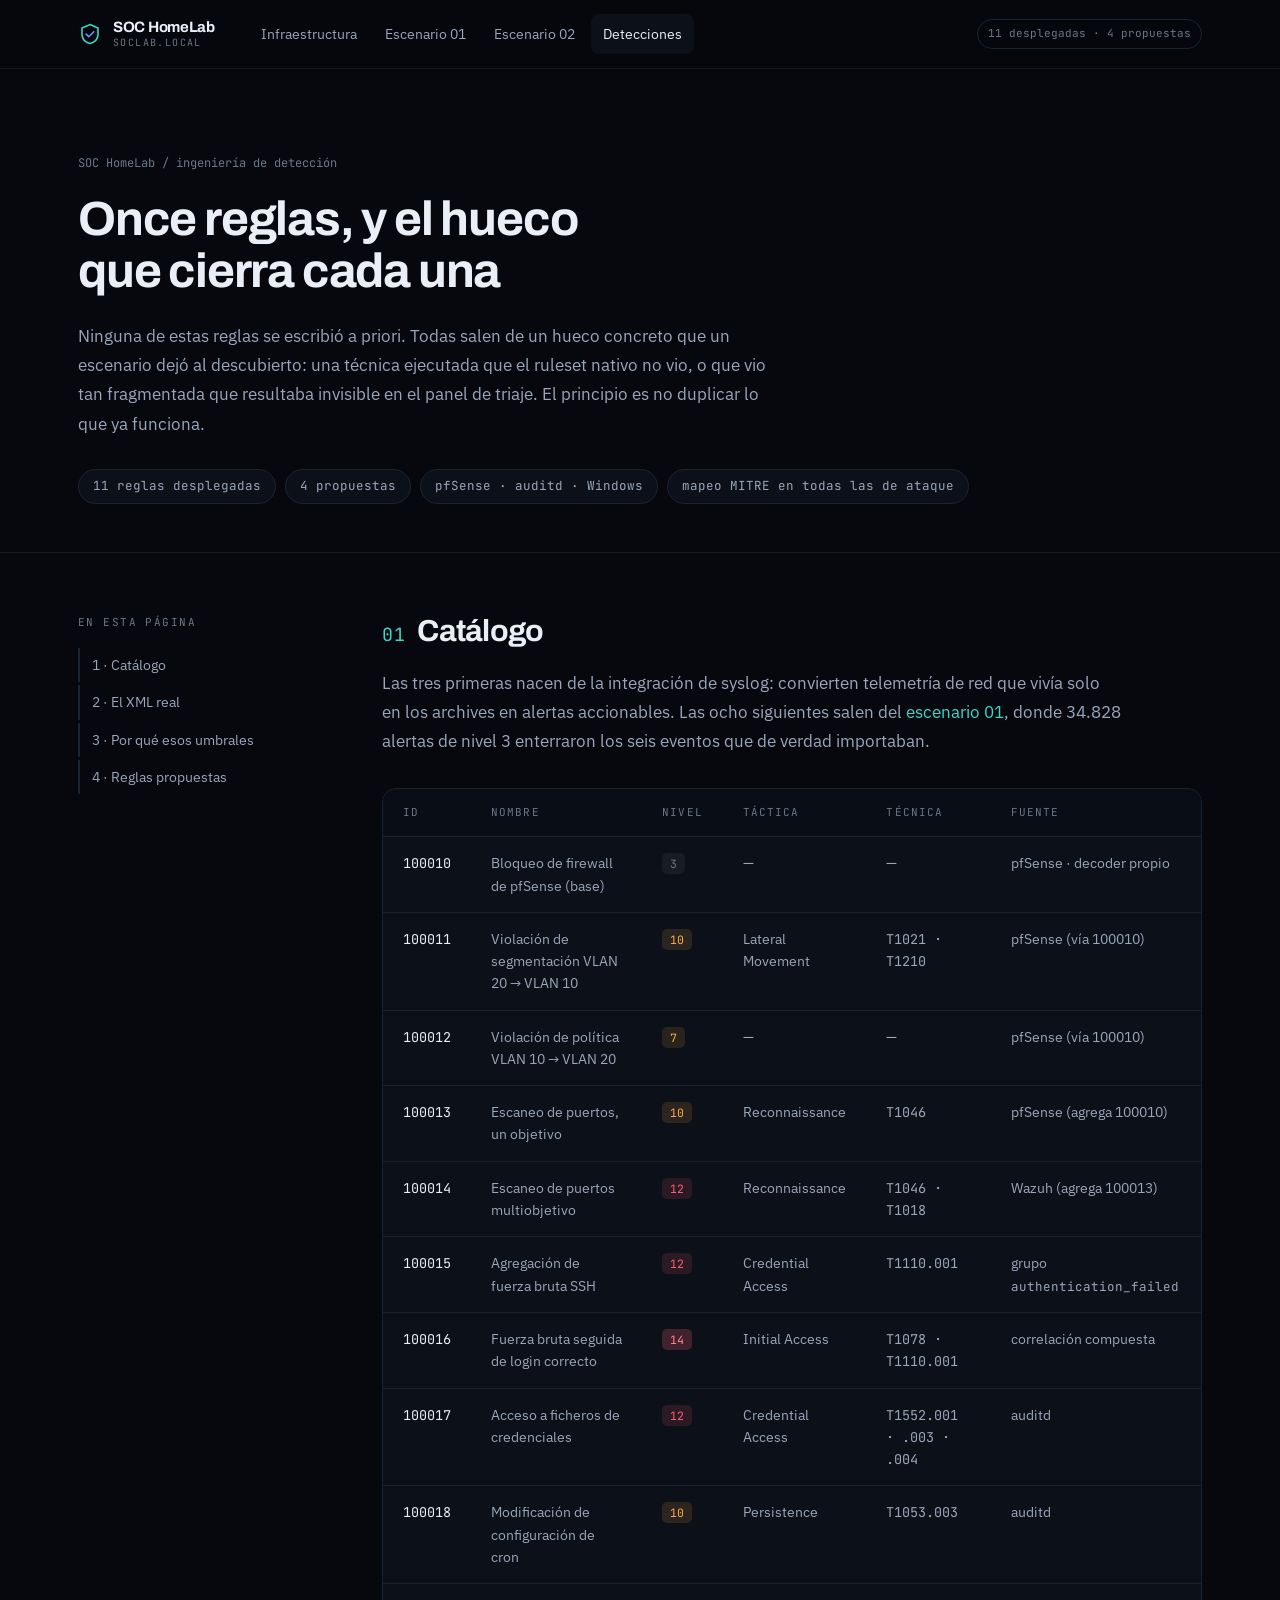
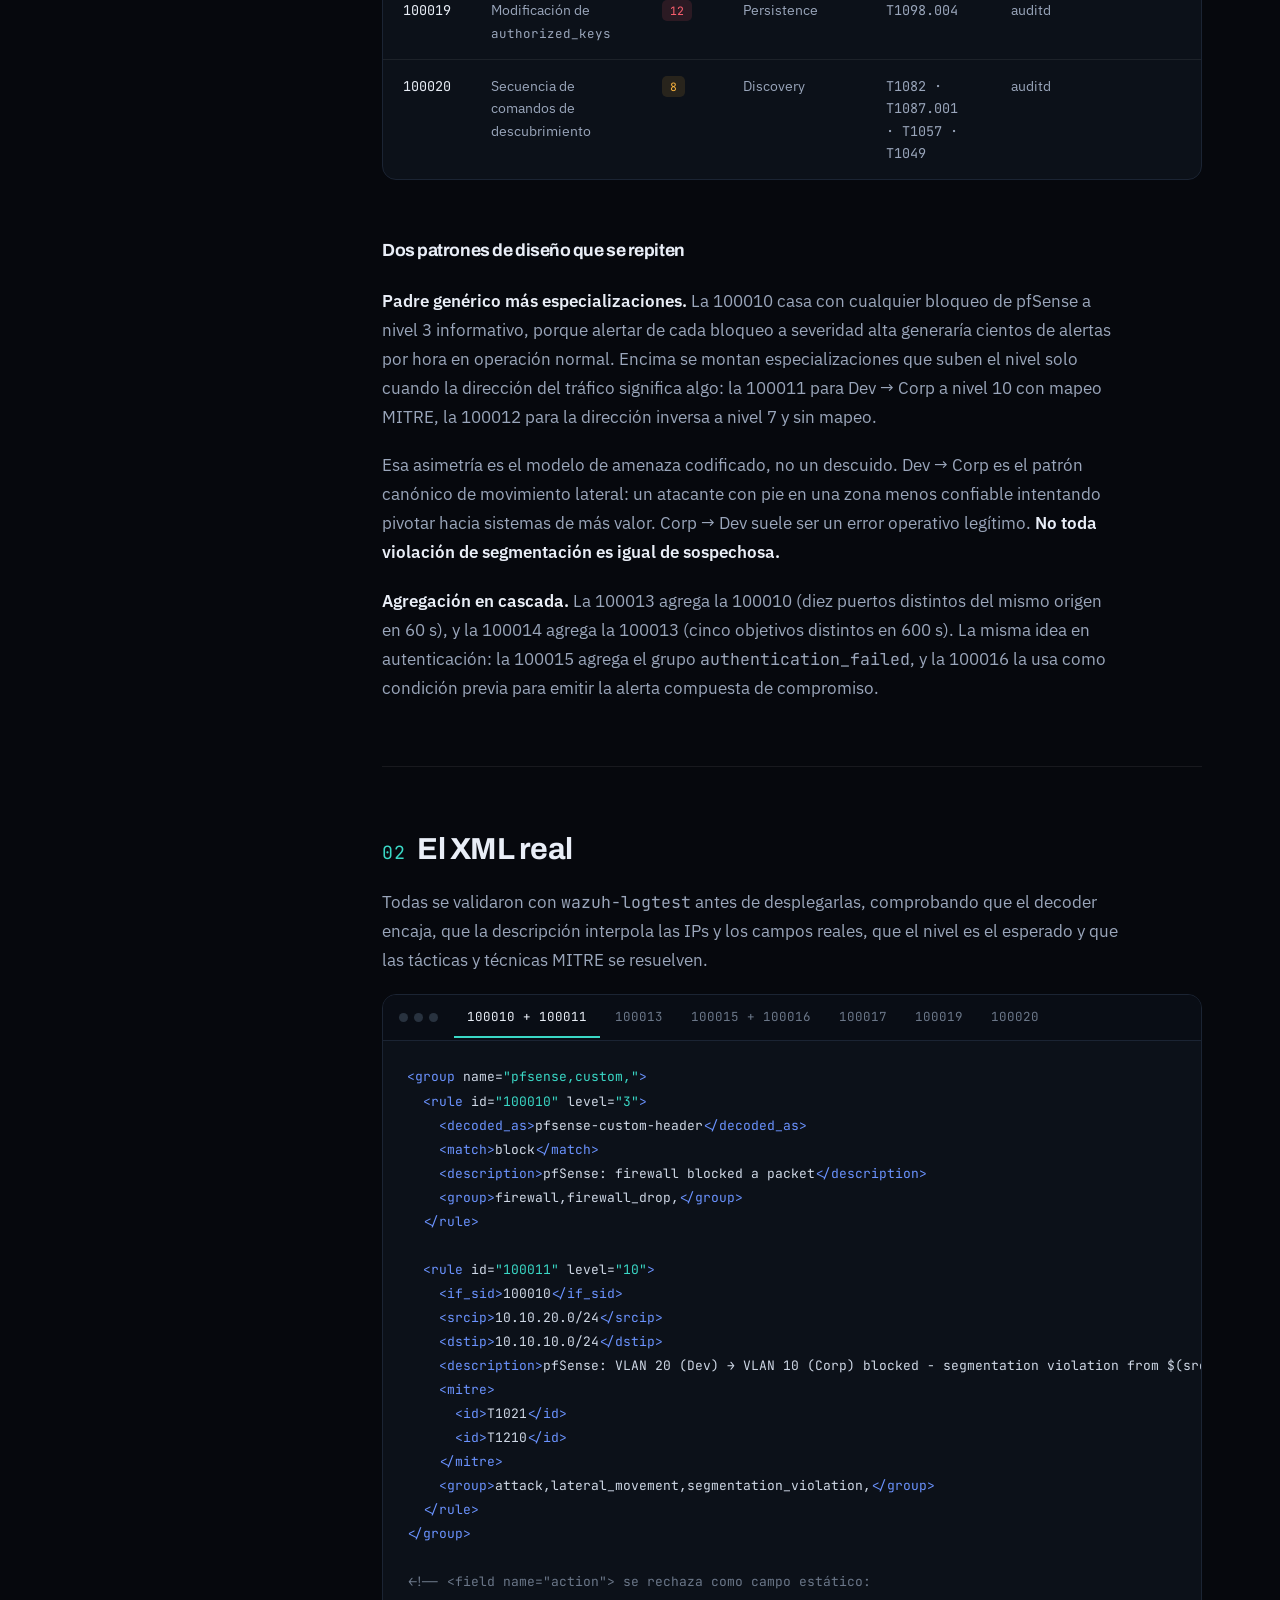
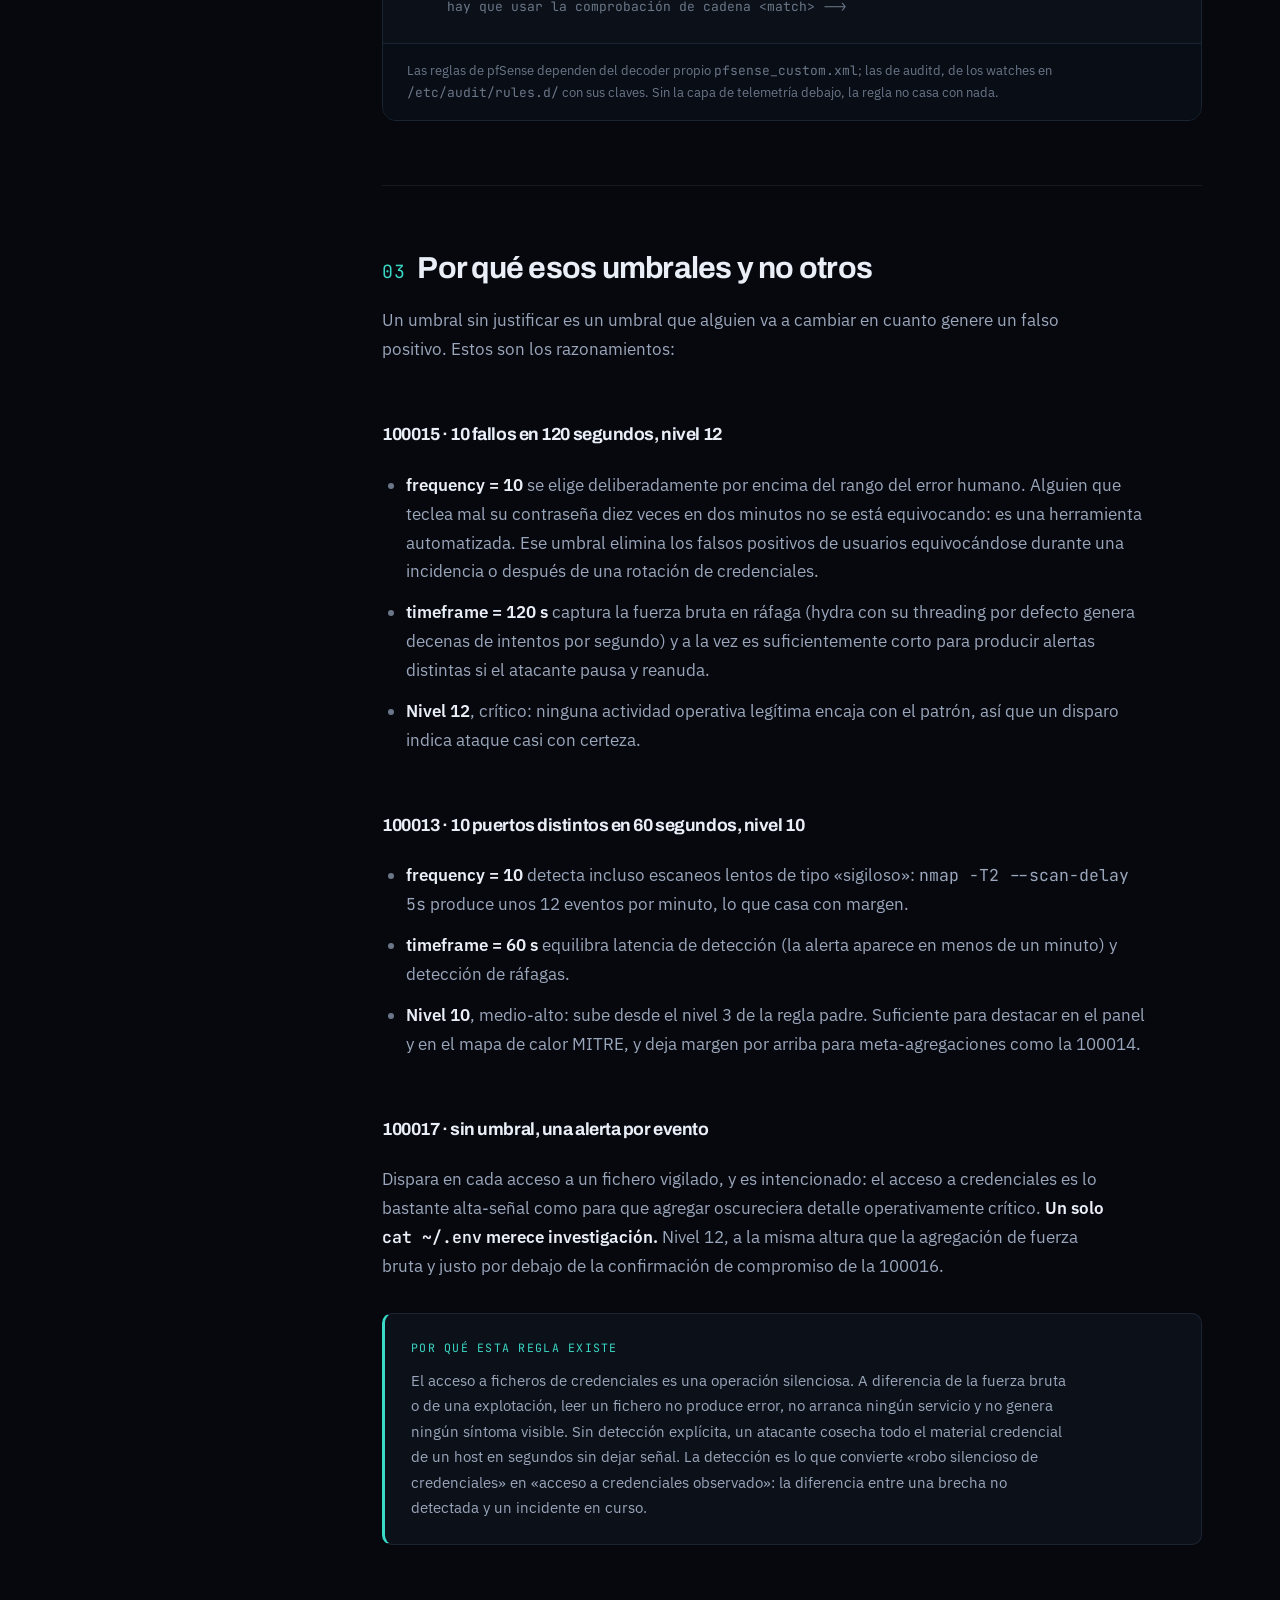
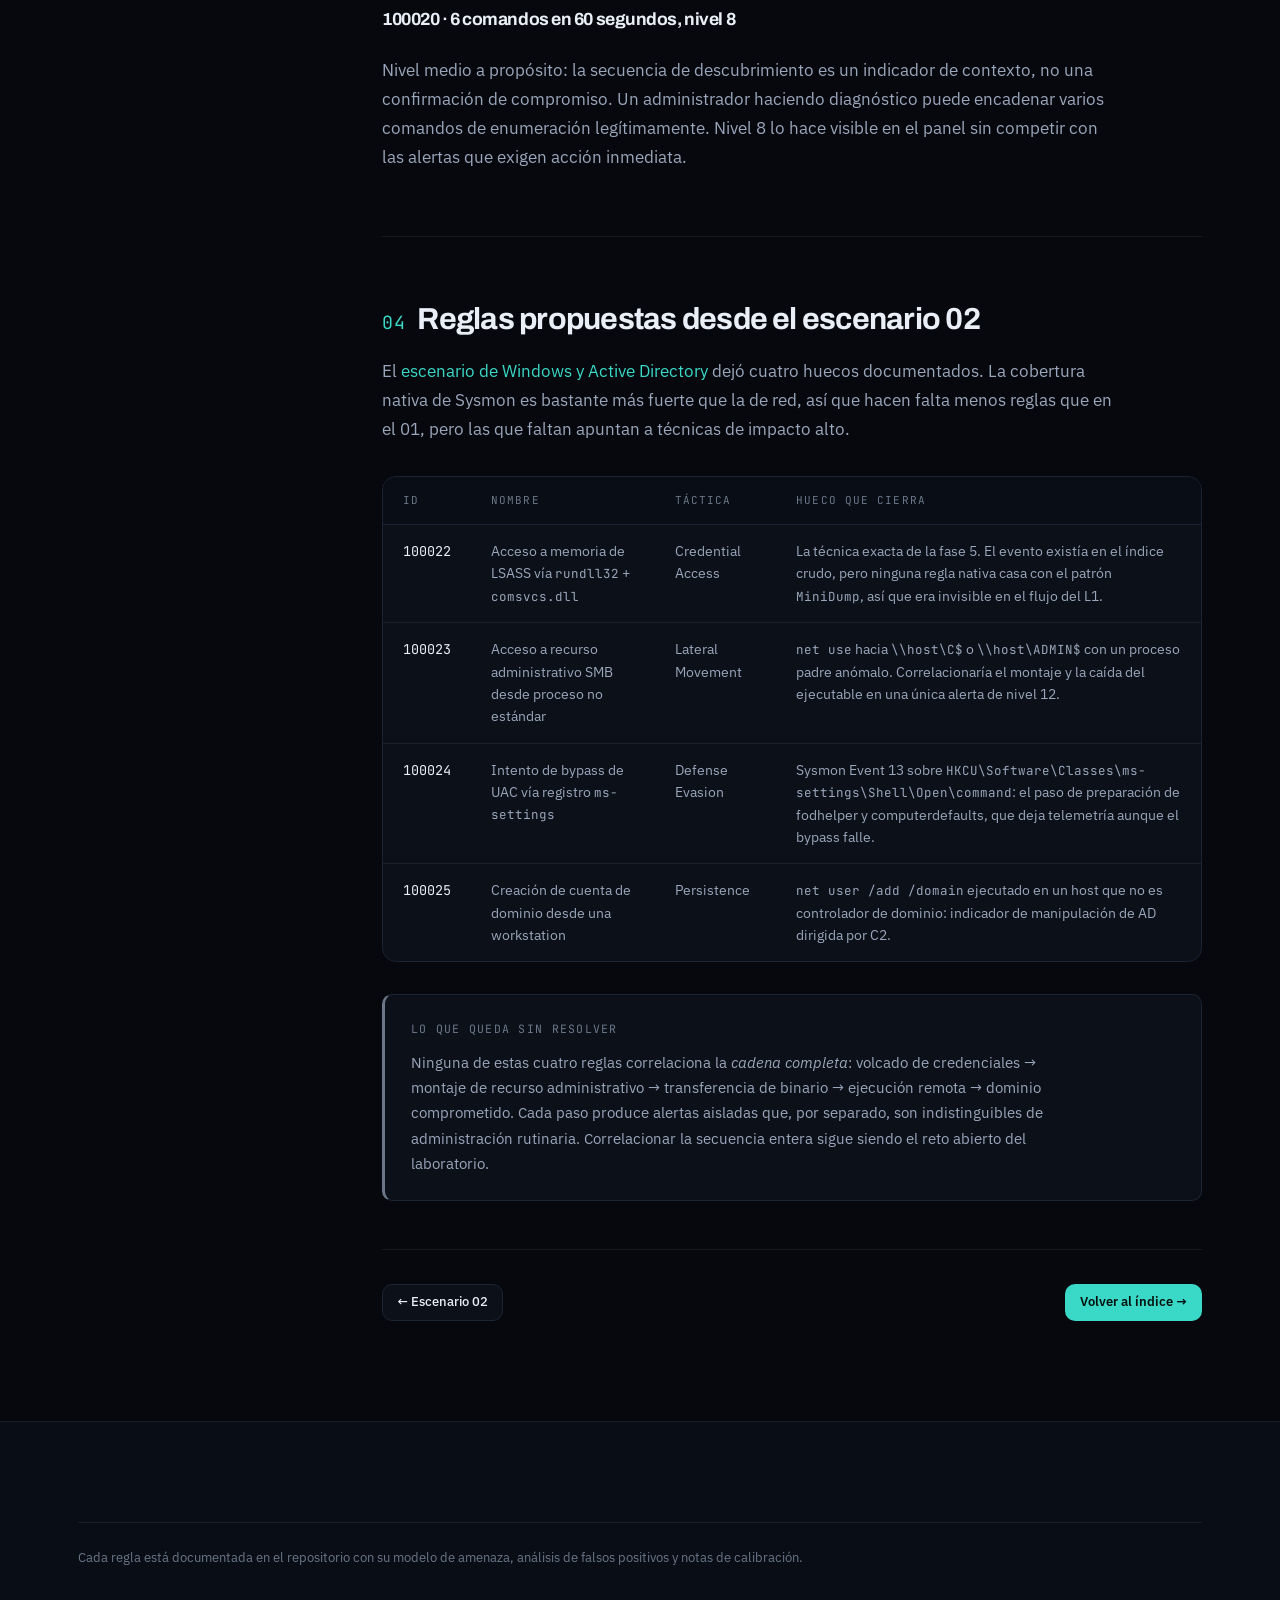
<file: reglas.html>
<!DOCTYPE html>
<html lang="es">
<head>
<meta charset="utf-8">
<meta name="viewport" content="width=device-width, initial-scale=1">
<title>Catálogo de detecciones</title>
<meta name="description" content="Once reglas propias de Wazuh mapeadas a MITRE ATT&CK, con umbrales justificados, XML real y los huecos de detección que cada una cierra.">
<link rel="preconnect" href="https://fonts.googleapis.com">
<link rel="preconnect" href="https://fonts.gstatic.com" crossorigin>
<link href="https://fonts.googleapis.com/css2?family=Archivo:wght@600;700&family=IBM+Plex+Sans:wght@400;500;600&family=JetBrains+Mono:wght@400;500&display=swap" rel="stylesheet">
<link rel="stylesheet" href="css/site.css">
</head>
<body>
<a class="skip" href="#contenido">Ir al contenido</a>

<nav class="nav">
  <div class="nav-in">
    <a class="brand" href="index.html">
      <svg width="24" height="24" viewBox="0 0 24 24" fill="none" aria-hidden="true">
        <path d="M12 2.5 20 6v6.2c0 4.4-3.2 7.9-8 9.3-4.8-1.4-8-4.9-8-9.3V6l8-3.5Z" stroke="#3ad8c6" stroke-width="1.6"/>
        <path d="M8.2 12.1l2.6 2.6 5-5" stroke="#6b93ff" stroke-width="1.6" stroke-linecap="round"/>
      </svg>
      <span>SOC HomeLab<small>soclab.local</small></span>
    </a>
    <div class="nav-links">
      <a href="infraestructura.html">Infraestructura</a>
      <a href="ataque-01.html">Escenario 01</a>
      <a href="ataque-02.html">Escenario 02</a>
      <a href="reglas.html" aria-current="page">Detecciones</a>
    </div>
    <div class="nav-right">
      <span class="nav-tag">11 desplegadas · 4 propuestas</span>
    </div>
  </div>
</nav>

<header class="doc-head" id="contenido">
  <div class="wrap">
    <p class="crumb"><a href="index.html">SOC HomeLab</a> / ingeniería de detección</p>
    <h1>Once reglas, y el hueco que cierra cada una</h1>
    <p class="lead">Ninguna de estas reglas se escribió a priori. Todas salen de un hueco concreto que un escenario dejó al descubierto: una técnica ejecutada que el ruleset nativo no vio, o que vio tan fragmentada que resultaba invisible en el panel de triaje. El principio es no duplicar lo que ya funciona.</p>
    <div class="metarow">
      <span class="chip">11 reglas desplegadas</span>
      <span class="chip">4 propuestas</span>
      <span class="chip">pfSense · auditd · Windows</span>
      <span class="chip">mapeo MITRE en todas las de ataque</span>
    </div>
  </div>
</header>

<div class="wrap">
<div class="layout">
  <aside class="toc">
    <h4>En esta página</h4>
    <ol>
      <li><a href="#catalogo">1 · Catálogo</a></li>
      <li><a href="#xml">2 · El XML real</a></li>
      <li><a href="#umbrales">3 · Por qué esos umbrales</a></li>
      <li><a href="#propuestas">4 · Reglas propuestas</a></li>
    </ol>
  </aside>

  <main>

  <section id="catalogo">
    <h2><span class="hn">01</span>Catálogo</h2>
    <p>Las tres primeras nacen de la integración de syslog: convierten telemetría de red que vivía solo en los archives en alertas accionables. Las ocho siguientes salen del <a href="ataque-01.html">escenario 01</a>, donde 34.828 alertas de nivel 3 enterraron los seis eventos que de verdad importaban.</p>

    <div class="tablewrap">
      <table>
        <thead><tr><th>ID</th><th>Nombre</th><th>Nivel</th><th>Táctica</th><th>Técnica</th><th>Fuente</th></tr></thead>
        <tbody>
          <tr><td class="mono">100010</td><td>Bloqueo de firewall de pfSense (base)</td><td><span class="lvl l3">3</span></td><td>—</td><td>—</td><td>pfSense · decoder propio</td></tr>
          <tr><td class="mono">100011</td><td>Violación de segmentación VLAN 20 → VLAN 10</td><td><span class="lvl l10">10</span></td><td>Lateral Movement</td><td class="mono">T1021 · T1210</td><td>pfSense (vía 100010)</td></tr>
          <tr><td class="mono">100012</td><td>Violación de política VLAN 10 → VLAN 20</td><td><span class="lvl l7">7</span></td><td>—</td><td>—</td><td>pfSense (vía 100010)</td></tr>
          <tr><td class="mono">100013</td><td>Escaneo de puertos, un objetivo</td><td><span class="lvl l10">10</span></td><td>Reconnaissance</td><td class="mono">T1046</td><td>pfSense (agrega 100010)</td></tr>
          <tr><td class="mono">100014</td><td>Escaneo de puertos multiobjetivo</td><td><span class="lvl l12">12</span></td><td>Reconnaissance</td><td class="mono">T1046 · T1018</td><td>Wazuh (agrega 100013)</td></tr>
          <tr><td class="mono">100015</td><td>Agregación de fuerza bruta SSH</td><td><span class="lvl l12">12</span></td><td>Credential Access</td><td class="mono">T1110.001</td><td>grupo <span class="mono">authentication_failed</span></td></tr>
          <tr><td class="mono">100016</td><td>Fuerza bruta seguida de login correcto</td><td><span class="lvl l15">14</span></td><td>Initial Access</td><td class="mono">T1078 · T1110.001</td><td>correlación compuesta</td></tr>
          <tr><td class="mono">100017</td><td>Acceso a ficheros de credenciales</td><td><span class="lvl l12">12</span></td><td>Credential Access</td><td class="mono">T1552.001 · .003 · .004</td><td>auditd</td></tr>
          <tr><td class="mono">100018</td><td>Modificación de configuración de cron</td><td><span class="lvl l10">10</span></td><td>Persistence</td><td class="mono">T1053.003</td><td>auditd</td></tr>
          <tr><td class="mono">100019</td><td>Modificación de <span class="mono">authorized_keys</span></td><td><span class="lvl l12">12</span></td><td>Persistence</td><td class="mono">T1098.004</td><td>auditd</td></tr>
          <tr><td class="mono">100020</td><td>Secuencia de comandos de descubrimiento</td><td><span class="lvl l7">8</span></td><td>Discovery</td><td class="mono">T1082 · T1087.001 · T1057 · T1049</td><td>auditd</td></tr>
        </tbody>
      </table>
    </div>

    <h3>Dos patrones de diseño que se repiten</h3>
    <p><strong>Padre genérico más especializaciones.</strong> La 100010 casa con cualquier bloqueo de pfSense a nivel 3 informativo, porque alertar de cada bloqueo a severidad alta generaría cientos de alertas por hora en operación normal. Encima se montan especializaciones que suben el nivel solo cuando la dirección del tráfico significa algo: la 100011 para Dev → Corp a nivel 10 con mapeo MITRE, la 100012 para la dirección inversa a nivel 7 y sin mapeo.</p>
    <p>Esa asimetría es el modelo de amenaza codificado, no un descuido. Dev → Corp es el patrón canónico de movimiento lateral: un atacante con pie en una zona menos confiable intentando pivotar hacia sistemas de más valor. Corp → Dev suele ser un error operativo legítimo. <strong>No toda violación de segmentación es igual de sospechosa.</strong></p>
    <p><strong>Agregación en cascada.</strong> La 100013 agrega la 100010 (diez puertos distintos del mismo origen en 60 s), y la 100014 agrega la 100013 (cinco objetivos distintos en 600 s). La misma idea en autenticación: la 100015 agrega el grupo <span class="mono">authentication_failed</span>, y la 100016 la usa como condición previa para emitir la alerta compuesta de compromiso.</p>
  </section>

  <section id="xml">
    <h2><span class="hn">02</span>El XML real</h2>
    <p>Todas se validaron con <span class="mono">wazuh-logtest</span> antes de desplegarlas, comprobando que el decoder encaja, que la descripción interpola las IPs y los campos reales, que el nivel es el esperado y que las tácticas y técnicas MITRE se resuelven.</p>

    <div class="win" data-tabs>
      <div class="win-bar">
        <span class="dots"><i></i><i></i><i></i></span>
        <div class="tabs" role="tablist" aria-label="Reglas de detección en XML">
          <button type="button" role="tab" data-tab="r10" aria-selected="true">100010 + 100011</button>
          <button type="button" role="tab" data-tab="r13" aria-selected="false">100013</button>
          <button type="button" role="tab" data-tab="r15" aria-selected="false">100015 + 100016</button>
          <button type="button" role="tab" data-tab="r17" aria-selected="false">100017</button>
          <button type="button" role="tab" data-tab="r19" aria-selected="false">100019</button>
          <button type="button" role="tab" data-tab="r20" aria-selected="false">100020</button>
        </div>
      </div>
      <div class="win-body">
        <div data-panel="r10"><pre><span class="k">&lt;group</span> name=<span class="s">"pfsense,custom,"</span><span class="k">&gt;</span>
  <span class="k">&lt;rule</span> id=<span class="s">"100010"</span> level=<span class="s">"3"</span><span class="k">&gt;</span>
    <span class="k">&lt;decoded_as&gt;</span>pfsense-custom-header<span class="k">&lt;/decoded_as&gt;</span>
    <span class="k">&lt;match&gt;</span>block<span class="k">&lt;/match&gt;</span>
    <span class="k">&lt;description&gt;</span>pfSense: firewall blocked a packet<span class="k">&lt;/description&gt;</span>
    <span class="k">&lt;group&gt;</span>firewall,firewall_drop,<span class="k">&lt;/group&gt;</span>
  <span class="k">&lt;/rule&gt;</span>

  <span class="k">&lt;rule</span> id=<span class="s">"100011"</span> level=<span class="s">"10"</span><span class="k">&gt;</span>
    <span class="k">&lt;if_sid&gt;</span>100010<span class="k">&lt;/if_sid&gt;</span>
    <span class="k">&lt;srcip&gt;</span>10.10.20.0/24<span class="k">&lt;/srcip&gt;</span>
    <span class="k">&lt;dstip&gt;</span>10.10.10.0/24<span class="k">&lt;/dstip&gt;</span>
    <span class="k">&lt;description&gt;</span>pfSense: VLAN 20 (Dev) → VLAN 10 (Corp) blocked - segmentation violation from $(srcip) to $(dstip)<span class="k">&lt;/description&gt;</span>
    <span class="k">&lt;mitre&gt;</span>
      <span class="k">&lt;id&gt;</span>T1021<span class="k">&lt;/id&gt;</span>
      <span class="k">&lt;id&gt;</span>T1210<span class="k">&lt;/id&gt;</span>
    <span class="k">&lt;/mitre&gt;</span>
    <span class="k">&lt;group&gt;</span>attack,lateral_movement,segmentation_violation,<span class="k">&lt;/group&gt;</span>
  <span class="k">&lt;/rule&gt;</span>
<span class="k">&lt;/group&gt;</span>

<span class="c">&lt;!-- &lt;field name="action"&gt; se rechaza como campo estático:
     hay que usar la comprobación de cadena &lt;match&gt; --&gt;</span></pre></div>

        <div data-panel="r13" hidden><pre><span class="k">&lt;group</span> name=<span class="s">"pfsense,custom,"</span><span class="k">&gt;</span>
  <span class="k">&lt;rule</span> id=<span class="s">"100013"</span> level=<span class="s">"10"</span> frequency=<span class="s">"10"</span> timeframe=<span class="s">"60"</span><span class="k">&gt;</span>
    <span class="k">&lt;if_matched_sid&gt;</span>100010<span class="k">&lt;/if_matched_sid&gt;</span>
    <span class="k">&lt;same_srcip /&gt;</span>
    <span class="k">&lt;different_dstport /&gt;</span>
    <span class="k">&lt;description&gt;</span>pfSense: port scan detected - 10+ different ports blocked from $(srcip) in 60s<span class="k">&lt;/description&gt;</span>
    <span class="k">&lt;mitre&gt;</span>
      <span class="k">&lt;id&gt;</span>T1046<span class="k">&lt;/id&gt;</span>
    <span class="k">&lt;/mitre&gt;</span>
    <span class="k">&lt;group&gt;</span>attack,reconnaissance,portscan,<span class="k">&lt;/group&gt;</span>
  <span class="k">&lt;/rule&gt;</span>
<span class="k">&lt;/group&gt;</span>

<span class="c">&lt;!-- different_dstport es lo que distingue un escaneo de una aplicación
     que reintenta: 100 intentos al MISMO puerto no casan;
     10 puertos distintos en el mismo objetivo, sí. --&gt;</span></pre></div>

        <div data-panel="r15" hidden><pre><span class="k">&lt;group</span> name=<span class="s">"authentication,custom,"</span><span class="k">&gt;</span>
  <span class="k">&lt;rule</span> id=<span class="s">"100015"</span> level=<span class="s">"12"</span> frequency=<span class="s">"10"</span> timeframe=<span class="s">"120"</span><span class="k">&gt;</span>
    <span class="k">&lt;if_matched_group&gt;</span>authentication_failed<span class="k">&lt;/if_matched_group&gt;</span>
    <span class="k">&lt;same_srcip /&gt;</span>
    <span class="k">&lt;description&gt;</span>SSH brute force detected - 10+ authentication failures from $(srcip) targeting $(hostname) in 120 seconds<span class="k">&lt;/description&gt;</span>
    <span class="k">&lt;mitre&gt;</span>
      <span class="k">&lt;id&gt;</span>T1110.001<span class="k">&lt;/id&gt;</span>
    <span class="k">&lt;/mitre&gt;</span>
    <span class="k">&lt;group&gt;</span>attack,credential_access,brute_force,<span class="k">&lt;/group&gt;</span>
  <span class="k">&lt;/rule&gt;</span>

  <span class="k">&lt;rule</span> id=<span class="s">"100016"</span> level=<span class="s">"14"</span><span class="k">&gt;</span>
    <span class="k">&lt;if_sid&gt;</span>5715<span class="k">&lt;/if_sid&gt;</span>
    <span class="k">&lt;if_matched_sid&gt;</span>100015<span class="k">&lt;/if_matched_sid&gt;</span>
    <span class="k">&lt;same_srcip /&gt;</span>
    <span class="k">&lt;description&gt;</span>SSH brute force followed by successful login from $(srcip) - probable compromise<span class="k">&lt;/description&gt;</span>
    <span class="k">&lt;mitre&gt;</span>
      <span class="k">&lt;id&gt;</span>T1078<span class="k">&lt;/id&gt;</span>
      <span class="k">&lt;id&gt;</span>T1110.001<span class="k">&lt;/id&gt;</span>
    <span class="k">&lt;/mitre&gt;</span>
    <span class="k">&lt;group&gt;</span>attack,credential_access,brute_force_success,compromise,<span class="k">&lt;/group&gt;</span>
  <span class="k">&lt;/rule&gt;</span>
<span class="k">&lt;/group&gt;</span>

<span class="c">&lt;!-- if_matched_group en lugar de heredar de un SID concreto: el grupo
     authentication_failed lo aplica el ruleset nativo a fallos de SSH,
     de PAM y de syslog, así que una sola regla cubre las tres fuentes
     que en el escenario 01 emitieron 3.027 alertas en paralelo. --&gt;</span></pre></div>

        <div data-panel="r17" hidden><pre><span class="c"># /etc/audit/rules.d/credential-access.rules</span>
<span class="c"># los watches operan a nivel de syscall (openat, read), así que</span>
<span class="c"># cualquier proceso que abra el fichero dispara el evento:</span>
<span class="c"># da igual si el atacante evita cat, less o un editor.</span>

<span class="k">&lt;group</span> name=<span class="s">"audit,custom,"</span><span class="k">&gt;</span>
  <span class="k">&lt;rule</span> id=<span class="s">"100017"</span> level=<span class="s">"12"</span><span class="k">&gt;</span>
    <span class="k">&lt;if_group&gt;</span>audit<span class="k">&lt;/if_group&gt;</span>
    <span class="k">&lt;field</span> name=<span class="s">"audit.key"</span><span class="k">&gt;</span>env_file_access|notes_file_access|bash_history_access|ssh_dir_access<span class="k">&lt;/field&gt;</span>
    <span class="k">&lt;description&gt;</span>Credential file access detected - $(audit.exe) accessed $(audit.file.name) by uid $(audit.uid)<span class="k">&lt;/description&gt;</span>
    <span class="k">&lt;mitre&gt;</span>
      <span class="k">&lt;id&gt;</span>T1552.001<span class="k">&lt;/id&gt;</span>
      <span class="k">&lt;id&gt;</span>T1552.003<span class="k">&lt;/id&gt;</span>
      <span class="k">&lt;id&gt;</span>T1552.004<span class="k">&lt;/id&gt;</span>
    <span class="k">&lt;/mitre&gt;</span>
    <span class="k">&lt;group&gt;</span>attack,credential_access,sensitive_file_access,<span class="k">&lt;/group&gt;</span>
  <span class="k">&lt;/rule&gt;</span>
<span class="k">&lt;/group&gt;</span></pre></div>

        <div data-panel="r19" hidden><pre><span class="k">&lt;group</span> name=<span class="s">"audit,custom,"</span><span class="k">&gt;</span>
  <span class="k">&lt;rule</span> id=<span class="s">"100019"</span> level=<span class="s">"12"</span><span class="k">&gt;</span>
    <span class="k">&lt;if_group&gt;</span>audit<span class="k">&lt;/if_group&gt;</span>
    <span class="k">&lt;field</span> name=<span class="s">"audit.key"</span><span class="k">&gt;</span>authorized_keys_write<span class="k">&lt;/field&gt;</span>
    <span class="k">&lt;description&gt;</span>SSH authorized_keys modification detected - $(audit.exe) modified $(audit.file.name) by uid $(audit.uid) - probable persistence<span class="k">&lt;/description&gt;</span>
    <span class="k">&lt;mitre&gt;</span>
      <span class="k">&lt;id&gt;</span>T1098.004<span class="k">&lt;/id&gt;</span>
    <span class="k">&lt;/mitre&gt;</span>
    <span class="k">&lt;group&gt;</span>attack,persistence,ssh_authorized_keys,<span class="k">&lt;/group&gt;</span>
  <span class="k">&lt;/rule&gt;</span>
<span class="k">&lt;/group&gt;</span></pre></div>

        <div data-panel="r20" hidden><pre><span class="k">&lt;group</span> name=<span class="s">"audit,custom,"</span><span class="k">&gt;</span>
  <span class="k">&lt;rule</span> id=<span class="s">"100020"</span> level=<span class="s">"8"</span> frequency=<span class="s">"6"</span> timeframe=<span class="s">"60"</span><span class="k">&gt;</span>
    <span class="k">&lt;if_matched_group&gt;</span>audit<span class="k">&lt;/if_matched_group&gt;</span>
    <span class="k">&lt;field</span> name=<span class="s">"audit.key"</span><span class="k">&gt;</span>discovery_command<span class="k">&lt;/field&gt;</span>
    <span class="k">&lt;same_field&gt;</span>audit.uid<span class="k">&lt;/same_field&gt;</span>
    <span class="k">&lt;description&gt;</span>Discovery command sequence detected - user uid $(audit.uid) executed 6+ reconnaissance commands in 60 seconds<span class="k">&lt;/description&gt;</span>
    <span class="k">&lt;mitre&gt;</span>
      <span class="k">&lt;id&gt;</span>T1082<span class="k">&lt;/id&gt;</span>
      <span class="k">&lt;id&gt;</span>T1087.001<span class="k">&lt;/id&gt;</span>
      <span class="k">&lt;id&gt;</span>T1057<span class="k">&lt;/id&gt;</span>
      <span class="k">&lt;id&gt;</span>T1049<span class="k">&lt;/id&gt;</span>
    <span class="k">&lt;/mitre&gt;</span>
    <span class="k">&lt;group&gt;</span>attack,discovery,recon,<span class="k">&lt;/group&gt;</span>
  <span class="k">&lt;/rule&gt;</span>
<span class="k">&lt;/group&gt;</span>

<span class="c">&lt;!-- ningún comando de enumeración es sospechoso por separado.
     Lo anómalo es la secuencia: 6 o más en menos de un minuto
     del mismo UID. --&gt;</span></pre></div>
      </div>
      <div class="win-foot">Las reglas de pfSense dependen del decoder propio <span class="mono">pfsense_custom.xml</span>; las de auditd, de los watches en <span class="mono">/etc/audit/rules.d/</span> con sus claves. Sin la capa de telemetría debajo, la regla no casa con nada.</div>
    </div>
  </section>

  <section id="umbrales">
    <h2><span class="hn">03</span>Por qué esos umbrales y no otros</h2>
    <p>Un umbral sin justificar es un umbral que alguien va a cambiar en cuanto genere un falso positivo. Estos son los razonamientos:</p>

    <h3>100015 · 10 fallos en 120 segundos, nivel 12</h3>
    <ul>
      <li><strong>frequency = 10</strong> se elige deliberadamente por encima del rango del error humano. Alguien que teclea mal su contraseña diez veces en dos minutos no se está equivocando: es una herramienta automatizada. Ese umbral elimina los falsos positivos de usuarios equivocándose durante una incidencia o después de una rotación de credenciales.</li>
      <li><strong>timeframe = 120 s</strong> captura la fuerza bruta en ráfaga (hydra con su threading por defecto genera decenas de intentos por segundo) y a la vez es suficientemente corto para producir alertas distintas si el atacante pausa y reanuda.</li>
      <li><strong>Nivel 12</strong>, crítico: ninguna actividad operativa legítima encaja con el patrón, así que un disparo indica ataque casi con certeza.</li>
    </ul>

    <h3>100013 · 10 puertos distintos en 60 segundos, nivel 10</h3>
    <ul>
      <li><strong>frequency = 10</strong> detecta incluso escaneos lentos de tipo «sigiloso»: <span class="mono">nmap -T2 --scan-delay 5s</span> produce unos 12 eventos por minuto, lo que casa con margen.</li>
      <li><strong>timeframe = 60 s</strong> equilibra latencia de detección (la alerta aparece en menos de un minuto) y detección de ráfagas.</li>
      <li><strong>Nivel 10</strong>, medio-alto: sube desde el nivel 3 de la regla padre. Suficiente para destacar en el panel y en el mapa de calor MITRE, y deja margen por arriba para meta-agregaciones como la 100014.</li>
    </ul>

    <h3>100017 · sin umbral, una alerta por evento</h3>
    <p>Dispara en cada acceso a un fichero vigilado, y es intencionado: el acceso a credenciales es lo bastante alta-señal como para que agregar oscureciera detalle operativamente crítico. <strong>Un solo <span class="mono">cat ~/.env</span> merece investigación.</strong> Nivel 12, a la misma altura que la agregación de fuerza bruta y justo por debajo de la confirmación de compromiso de la 100016.</p>

    <div class="callout find">
      <h4>Por qué esta regla existe</h4>
      <p>El acceso a ficheros de credenciales es una operación silenciosa. A diferencia de la fuerza bruta o de una explotación, leer un fichero no produce error, no arranca ningún servicio y no genera ningún síntoma visible. Sin detección explícita, un atacante cosecha todo el material credencial de un host en segundos sin dejar señal. La detección es lo que convierte «robo silencioso de credenciales» en «acceso a credenciales observado»: la diferencia entre una brecha no detectada y un incidente en curso.</p>
    </div>

    <h3>100020 · 6 comandos en 60 segundos, nivel 8</h3>
    <p>Nivel medio a propósito: la secuencia de descubrimiento es un indicador de contexto, no una confirmación de compromiso. Un administrador haciendo diagnóstico puede encadenar varios comandos de enumeración legítimamente. Nivel 8 lo hace visible en el panel sin competir con las alertas que exigen acción inmediata.</p>
  </section>

  <section id="propuestas">
    <h2><span class="hn">04</span>Reglas propuestas desde el escenario 02</h2>
    <p>El <a href="ataque-02.html">escenario de Windows y Active Directory</a> dejó cuatro huecos documentados. La cobertura nativa de Sysmon es bastante más fuerte que la de red, así que hacen falta menos reglas que en el 01, pero las que faltan apuntan a técnicas de impacto alto.</p>

    <div class="tablewrap">
      <table>
        <thead><tr><th>ID</th><th>Nombre</th><th>Táctica</th><th>Hueco que cierra</th></tr></thead>
        <tbody>
          <tr><td class="mono">100022</td><td>Acceso a memoria de LSASS vía <span class="mono">rundll32</span> + <span class="mono">comsvcs.dll</span></td><td>Credential Access</td><td>La técnica exacta de la fase 5. El evento existía en el índice crudo, pero ninguna regla nativa casa con el patrón <span class="mono">MiniDump</span>, así que era invisible en el flujo del L1.</td></tr>
          <tr><td class="mono">100023</td><td>Acceso a recurso administrativo SMB desde proceso no estándar</td><td>Lateral Movement</td><td><span class="mono">net use</span> hacia <span class="mono">\\host\C$</span> o <span class="mono">\\host\ADMIN$</span> con un proceso padre anómalo. Correlacionaría el montaje y la caída del ejecutable en una única alerta de nivel 12.</td></tr>
          <tr><td class="mono">100024</td><td>Intento de bypass de UAC vía registro <span class="mono">ms-settings</span></td><td>Defense Evasion</td><td>Sysmon Event 13 sobre <span class="mono">HKCU\Software\Classes\ms-settings\Shell\Open\command</span>: el paso de preparación de fodhelper y computerdefaults, que deja telemetría aunque el bypass falle.</td></tr>
          <tr><td class="mono">100025</td><td>Creación de cuenta de dominio desde una workstation</td><td>Persistence</td><td><span class="mono">net user /add /domain</span> ejecutado en un host que no es controlador de dominio: indicador de manipulación de AD dirigida por C2.</td></tr>
        </tbody>
      </table>
    </div>

    <div class="callout">
      <h4>Lo que queda sin resolver</h4>
      <p>Ninguna de estas cuatro reglas correlaciona la <em>cadena completa</em>: volcado de credenciales → montaje de recurso administrativo → transferencia de binario → ejecución remota → dominio comprometido. Cada paso produce alertas aisladas que, por separado, son indistinguibles de administración rutinaria. Correlacionar la secuencia entera sigue siendo el reto abierto del laboratorio.</p>
    </div>

    <div class="prevnext">
      <a class="btn btn-ghost btn-sm" href="ataque-02.html">← Escenario 02</a>
      <a class="btn btn-primary btn-sm" href="index.html">Volver al índice →</a>
    </div>
  </section>

  </main>
</div>
</div>

<footer>
  <div class="wrap">
    <div class="foot-note">
      <span>Cada regla está documentada en el repositorio con su modelo de amenaza, análisis de falsos positivos y notas de calibración.</span>
    </div>
  </div>
</footer>
<script src="js/site.js"></script>
</body>
</html>
</file>
<file: css/site.css>
/* SOC HomeLab — landing + writeups técnicos.
   Layout: shell centrado de 1180px; los writeups corren una medida de 72ch con índice fijo.
   Ritmo vertical amplio: cada bloque se separa con aire, no con reglas gráficas.
   Tema oscuro único por decisión: el lab se lee como una consola, no como un documento. */
:root{
  --ink:#06080d;
  --ink-2:#090d15;
  --surface:#0c1119;
  --surface-2:#101723;
  --line:#1b2433;
  --line-soft:rgba(255,255,255,.07);
  --fg:#e9eef7;
  --fg-dim:#9aa6bb;
  --fg-mute:#6b7789;
  --cyan:#3ad8c6;
  --blue:#6b93ff;
  --crit:#ff6070;
  --warn:#f7b13d;
  --ok:#49cf86;
  --display:"Archivo","Helvetica Neue",Arial,sans-serif;
  --body:"IBM Plex Sans",-apple-system,"Segoe UI",Roboto,sans-serif;
  --mono:"JetBrains Mono",ui-monospace,"SF Mono",Consolas,monospace;
  --wrap:1180px;
  --r:14px;
  color-scheme:dark;
}

*{box-sizing:border-box}
html{-webkit-text-size-adjust:100%;scroll-behavior:smooth;scroll-padding-top:100px}
body{
  margin:0;
  background:var(--ink);
  color:var(--fg);
  font-family:var(--body);
  font-size:16.5px;
  line-height:1.75;
  -webkit-font-smoothing:antialiased;
}
@media (prefers-reduced-motion:reduce){
  html{scroll-behavior:auto}
  *{animation-duration:.01ms !important;animation-iteration-count:1 !important;transition-duration:.01ms !important}
}
img{max-width:100%;height:auto;display:block}
a{color:var(--cyan);text-decoration:none}
a:hover{text-decoration:underline;text-underline-offset:3px}
:focus-visible{outline:2px solid var(--cyan);outline-offset:3px;border-radius:4px}
h1,h2,h3,h4{font-family:var(--display);font-weight:700;letter-spacing:-.025em;text-wrap:balance;margin:0}
code,kbd,pre,samp{font-family:var(--mono)}
.wrap{max-width:var(--wrap);margin:0 auto;padding:0 28px}
@media (max-width:560px){.wrap{padding:0 18px}}
.mono{font-family:var(--mono)}
.num{font-variant-numeric:tabular-nums}

/* ---------- nav ---------- */
.nav{
  position:sticky;top:0;z-index:50;
  background:rgba(6,8,13,.84);
  backdrop-filter:blur(14px);
  border-bottom:1px solid var(--line-soft);
}
.nav-in{display:flex;align-items:center;gap:24px;height:68px;max-width:var(--wrap);margin:0 auto;padding:0 28px}
.brand{display:flex;align-items:center;gap:11px;color:var(--fg);font-family:var(--display);font-weight:700;letter-spacing:-.02em;font-size:15px;line-height:1.25}
.brand:hover{text-decoration:none}
.brand svg{flex:none}
.brand span small{display:block;font-family:var(--mono);font-weight:400;font-size:10px;letter-spacing:.14em;color:var(--fg-mute);text-transform:uppercase}
.nav-links{display:flex;gap:4px;margin-left:10px}
.nav-links a{color:var(--fg-dim);font-size:14px;padding:8px 12px;border-radius:8px}
.nav-links a:hover{color:var(--fg);background:var(--surface);text-decoration:none}
.nav-links a[aria-current="page"]{color:var(--fg);background:var(--surface)}
.nav-right{margin-left:auto;display:flex;align-items:center;gap:12px}
.nav-tag{font-family:var(--mono);font-size:11px;color:var(--fg-mute);border:1px solid var(--line);border-radius:999px;padding:4px 10px}
@media (max-width:980px){.nav-links{display:none}.nav-tag{display:none}}

/* ---------- buttons ---------- */
.btn{
  display:inline-flex;align-items:center;gap:8px;
  font-family:var(--body);font-size:14px;font-weight:500;line-height:1.4;
  padding:10px 18px;border-radius:10px;border:1px solid transparent;cursor:pointer;
  transition:background .15s,border-color .15s,transform .15s;
}
.btn:hover{text-decoration:none;transform:translateY(-1px)}
.btn-primary{background:var(--cyan);color:#04120f;font-weight:600}
.btn-primary:hover{background:#55e6d4}
.btn-ghost{border-color:var(--line);color:var(--fg);background:var(--surface)}
.btn-ghost:hover{border-color:#2b374a;background:var(--surface-2)}
.btn-sm{padding:8px 14px;font-size:13px}

/* ---------- hero ---------- */
.hero{position:relative;overflow:hidden;padding:104px 0 76px;text-align:center}
.hero::before{
  content:"";position:absolute;inset:-40% 0 auto;height:680px;pointer-events:none;
  background:
    radial-gradient(44% 62% at 50% 42%,rgba(58,216,198,.17),transparent 70%),
    radial-gradient(36% 50% at 73% 24%,rgba(107,147,255,.14),transparent 72%);
}
.hero>*{position:relative}
.pill{
  display:inline-flex;align-items:center;gap:10px;
  font-family:var(--mono);font-size:12px;color:var(--fg-dim);line-height:1.5;
  background:var(--surface);border:1px solid var(--line);border-radius:999px;padding:6px 15px 6px 8px;
}
.pill b{background:rgba(58,216,198,.14);color:var(--cyan);border-radius:999px;padding:3px 9px;font-weight:600;letter-spacing:.02em}
.hero h1{font-size:clamp(2.3rem,5.6vw,4.1rem);line-height:1.03;margin:30px auto 0;max-width:19ch}
.grad{background:linear-gradient(94deg,var(--cyan),var(--blue));-webkit-background-clip:text;background-clip:text;color:transparent}
.hero .lead{color:var(--fg-dim);font-size:clamp(1rem,1.6vw,1.17rem);max-width:62ch;margin:26px auto 0}
.hero-btns{display:flex;flex-wrap:wrap;gap:14px;justify-content:center;margin-top:36px}
.micro{display:flex;flex-wrap:wrap;gap:8px 20px;justify-content:center;margin-top:24px;font-size:12.5px;color:var(--fg-mute);font-family:var(--mono)}
.micro span{display:inline-flex;align-items:center;gap:8px}
.micro span::before{content:"";width:4px;height:4px;border-radius:50%;background:var(--cyan);flex:none}

/* ---------- stats ---------- */
.stats{display:grid;grid-template-columns:repeat(6,1fr);gap:1px;background:var(--line-soft);border:1px solid var(--line-soft);border-radius:var(--r);overflow:hidden;margin-top:64px}
.stats div{background:var(--ink-2);padding:26px 16px}
.stats b{display:block;font-family:var(--display);font-size:clamp(1.5rem,2.4vw,2.05rem);letter-spacing:-.03em;line-height:1.1;font-variant-numeric:tabular-nums}
.stats small{display:block;margin-top:7px;font-size:11.5px;color:var(--fg-mute);font-family:var(--mono);letter-spacing:.02em;line-height:1.5}
@media (max-width:860px){.stats{grid-template-columns:repeat(3,1fr)}}
@media (max-width:460px){.stats{grid-template-columns:repeat(2,1fr)}}

/* ---------- sections ---------- */
.sec{padding:108px 0;border-top:1px solid var(--line-soft)}
@media (max-width:700px){.sec{padding:72px 0}}
.sec-head{max-width:68ch;margin-bottom:56px}
.sec-stack{padding:56px 0}
.sec-stack .marq{margin-top:0}
.eyebrow{font-family:var(--mono);font-size:11.5px;letter-spacing:.18em;text-transform:uppercase;color:var(--cyan);margin:0 0 16px}
.sec h2{font-size:clamp(1.6rem,3vw,2.3rem);line-height:1.14}
.sec-head p{color:var(--fg-dim);margin:20px 0 0}
.sec-head p+p{margin-top:16px}
.lede{font-size:1.1rem;color:var(--fg);max-width:68ch;line-height:1.7}

/* ---------- intro ---------- */
.intro{display:grid;grid-template-columns:1fr 1fr;gap:72px;align-items:start}
@media (max-width:900px){.intro{grid-template-columns:1fr;gap:48px}}
.intro p{color:var(--fg-dim);margin:0 0 20px;max-width:62ch}
.intro p:last-child{margin-bottom:0}
.numlist{counter-reset:n;display:grid;gap:22px;list-style:none;padding:0;margin:0}
.numlist li{display:grid;grid-template-columns:30px 1fr;gap:18px;color:var(--fg-dim);font-size:14.5px;line-height:1.7}
.numlist li::before{
  counter-increment:n;content:counter(n,decimal-leading-zero);
  font-family:var(--mono);font-size:11.5px;color:var(--cyan);padding-top:4px;
}
.numlist strong{color:var(--fg);display:block;font-weight:600}

/* ---------- code window ---------- */
.win{border:1px solid var(--line);border-radius:var(--r);background:var(--surface);overflow:hidden}
.win-bar{display:flex;align-items:center;gap:16px;padding:0 16px;border-bottom:1px solid var(--line);background:var(--ink-2);min-height:46px;overflow-x:auto}
.dots{display:flex;gap:6px;flex:none}
.dots i{width:9px;height:9px;border-radius:50%;background:#28323f;display:block}
.tabs{display:flex;gap:2px}
.tabs button{
  background:none;border:0;color:var(--fg-mute);font-family:var(--mono);font-size:12.5px;
  padding:11px 13px;border-bottom:2px solid transparent;cursor:pointer;white-space:nowrap;
}
.tabs button:hover{color:var(--fg-dim)}
.tabs button[aria-selected="true"]{color:var(--fg);border-bottom-color:var(--cyan)}
pre{margin:0;padding:24px;overflow-x:auto;font-size:13px;line-height:1.85;color:#cfd8e6}
pre .c{color:var(--fg-mute)}
pre .k{color:var(--blue)}
pre .s{color:var(--cyan)}
pre .p{color:#ffa9b0}
.win-foot{border-top:1px solid var(--line);padding:16px 24px;color:var(--fg-mute);font-size:13px;background:var(--ink-2);line-height:1.7}

/* ---------- marquee ---------- */
.marq{overflow:hidden;margin-top:48px;mask-image:linear-gradient(90deg,transparent,#000 9%,#000 91%,transparent);-webkit-mask-image:linear-gradient(90deg,transparent,#000 9%,#000 91%,transparent)}
.marq-track{display:flex;gap:10px;width:max-content;animation:slide 44s linear infinite}
.marq:hover .marq-track{animation-play-state:paused}
@keyframes slide{from{transform:translateX(0)}to{transform:translateX(-50%)}}
.chip{
  font-family:var(--mono);font-size:12.5px;color:var(--fg-dim);line-height:1.5;
  border:1px solid var(--line);background:var(--surface);border-radius:999px;padding:7px 14px;white-space:nowrap;
}

/* ---------- cards / bento ---------- */
.grid{display:grid;gap:20px}
.g3{grid-template-columns:repeat(3,1fr)}
.g2{grid-template-columns:repeat(2,1fr)}
@media (max-width:900px){.g3{grid-template-columns:repeat(2,1fr)}}
@media (max-width:640px){.g3,.g2{grid-template-columns:1fr}}
.card{border:1px solid var(--line);background:var(--surface);border-radius:var(--r);padding:28px}
.card h3{font-size:1.05rem;letter-spacing:-.01em;margin-bottom:10px}
.card p{color:var(--fg-dim);font-size:14.5px;margin:0;line-height:1.72}
.card .cidr{font-family:var(--mono);font-size:12px;color:var(--cyan);display:block;margin-bottom:14px}
.tagrow{display:flex;flex-wrap:wrap;gap:7px;margin-top:20px}
.tag{font-family:var(--mono);font-size:11px;color:var(--fg-mute);border:1px solid var(--line);border-radius:6px;padding:4px 8px;line-height:1.5}
.tag.on{color:var(--ok);border-color:rgba(73,207,134,.3)}
.tag.no{color:var(--crit);border-color:rgba(255,96,112,.3)}

/* ---------- tables ---------- */
.tablewrap{border:1px solid var(--line);border-radius:var(--r);overflow-x:auto;background:var(--surface)}
table{width:100%;border-collapse:collapse;font-size:13.5px}
thead th{
  text-align:left;font-family:var(--mono);font-size:11px;letter-spacing:.1em;text-transform:uppercase;
  color:var(--fg-mute);font-weight:400;padding:14px 20px;border-bottom:1px solid var(--line);white-space:nowrap;background:var(--ink-2);
}
tbody td{padding:15px 20px;border-bottom:1px solid var(--line-soft);color:var(--fg-dim);vertical-align:top;line-height:1.65}
tbody tr:last-child td{border-bottom:0}
tbody td:first-child{color:var(--fg)}
td .mono,th .mono{font-size:12.5px}
.lvl{font-family:var(--mono);font-size:11.5px;border-radius:5px;padding:3px 8px;white-space:nowrap}
.lvl.l3{background:rgba(255,255,255,.05);color:var(--fg-mute)}
.lvl.l7{background:rgba(247,177,61,.12);color:var(--warn)}
.lvl.l10{background:rgba(255,169,80,.13);color:#ffa950}
.lvl.l12{background:rgba(255,96,112,.13);color:var(--crit)}
.lvl.l15{background:rgba(255,96,112,.22);color:#ff8a94}

/* ---------- steps ---------- */
.steps{display:grid;gap:16px}
.step{display:grid;grid-template-columns:46px 1fr;gap:20px;border:1px solid var(--line);background:var(--surface);border-radius:var(--r);padding:26px 28px}
.step-n{font-family:var(--mono);font-size:12px;color:var(--cyan);border:1px solid rgba(58,216,198,.28);background:rgba(58,216,198,.07);border-radius:9px;height:32px;display:grid;place-items:center}
.step h3{font-size:1.02rem;margin-bottom:8px}
.step p{margin:0;color:var(--fg-dim);font-size:14.5px}
.step .path{font-family:var(--mono);font-size:11.5px;color:var(--fg-mute);margin-top:12px;display:block}

/* ---------- scenario cards ---------- */
.scn{display:grid;gap:20px;grid-template-columns:repeat(2,1fr)}
@media (max-width:860px){.scn{grid-template-columns:1fr}}
.scn-card{border:1px solid var(--line);background:linear-gradient(180deg,var(--surface-2),var(--surface));border-radius:var(--r);padding:32px;display:flex;flex-direction:column}
.scn-card .kicker{font-family:var(--mono);font-size:11.5px;letter-spacing:.12em;text-transform:uppercase;color:var(--fg-mute)}
.scn-card h3{font-size:1.35rem;margin:14px 0 12px;line-height:1.22}
.scn-card p{color:var(--fg-dim);font-size:14.5px;margin:0 0 26px}
.scn-metrics{display:grid;grid-template-columns:repeat(3,1fr);gap:1px;background:var(--line-soft);border:1px solid var(--line-soft);border-radius:10px;overflow:hidden;margin-bottom:26px}
.scn-metrics div{background:var(--ink-2);padding:16px}
.scn-metrics b{display:block;font-family:var(--display);font-size:1.25rem;letter-spacing:-.02em;font-variant-numeric:tabular-nums}
.scn-metrics small{font-family:var(--mono);font-size:10.5px;color:var(--fg-mute)}
.scn-card .btn{align-self:flex-start;margin-top:auto}

/* ---------- faq ---------- */
.faq{display:grid;max-width:84ch}
.faq>div{padding:34px 0;border-top:1px solid var(--line-soft)}
.faq>div:last-child{padding-bottom:0}
.faq h3{font-size:1.06rem;margin-bottom:12px}
.faq p{margin:0;color:var(--fg-dim);font-size:14.8px}

/* ---------- cta + footer ---------- */
.cta{text-align:center;padding:112px 0;border-top:1px solid var(--line-soft)}
.cta h2{font-size:clamp(1.7rem,3.4vw,2.5rem);max-width:24ch;margin:0 auto;line-height:1.16}
.cta p{color:var(--fg-dim);max-width:60ch;margin:22px auto 0}
footer{border-top:1px solid var(--line-soft);background:var(--ink-2);padding:56px 0 40px;font-size:13.5px}
.foot-grid{display:grid;grid-template-columns:1.4fr repeat(3,1fr);gap:40px}
@media (max-width:760px){.foot-grid{grid-template-columns:1fr 1fr;gap:32px}}
.foot-grid h4{font-family:var(--mono);font-size:11px;letter-spacing:.13em;text-transform:uppercase;color:var(--fg-mute);font-weight:400;margin-bottom:16px}
.foot-grid ul{list-style:none;margin:0;padding:0;display:grid;gap:10px}
.foot-grid a{color:var(--fg-dim)}
.foot-grid a:hover{color:var(--fg)}
.foot-note{margin-top:44px;padding-top:24px;border-top:1px solid var(--line-soft);color:var(--fg-mute);font-size:12.5px;display:flex;flex-wrap:wrap;gap:10px 24px;justify-content:space-between;line-height:1.7}

/* ---------- writeup layout ---------- */
.doc-head{padding:72px 0 48px;border-bottom:1px solid var(--line-soft)}
.crumb{font-family:var(--mono);font-size:12px;color:var(--fg-mute);margin-bottom:20px}
.crumb a{color:var(--fg-mute)}
.doc-head h1{font-size:clamp(1.9rem,4.2vw,3rem);line-height:1.08;max-width:24ch}
.doc-head .lead{color:var(--fg-dim);max-width:70ch;margin-top:24px;font-size:1.05rem}
.metarow{display:flex;flex-wrap:wrap;gap:9px;margin-top:30px}
.layout{display:grid;grid-template-columns:232px minmax(0,1fr);gap:72px;padding:60px 0 100px;align-items:start}
@media (max-width:1040px){.layout{grid-template-columns:1fr;gap:0;padding-top:44px}.toc{display:none}}
.toc{position:sticky;top:92px}
.toc h4{font-family:var(--mono);font-size:11px;letter-spacing:.13em;text-transform:uppercase;color:var(--fg-mute);font-weight:400;margin-bottom:16px}
.toc ol{list-style:none;margin:0;padding:0;display:grid;gap:3px}
.toc a{display:block;color:var(--fg-dim);font-size:13.5px;padding:7px 12px;border-left:2px solid var(--line);border-radius:0 6px 6px 0;line-height:1.5}
.toc a:hover{color:var(--fg);background:var(--surface);text-decoration:none;border-left-color:var(--cyan)}
main{min-width:0}
main>section{scroll-margin-top:96px;padding-top:64px;margin-top:64px;border-top:1px solid var(--line-soft)}
main>section:first-child{padding-top:0;margin-top:0;border-top:0}
main>section:last-child{padding-bottom:0}
@media (max-width:700px){main>section{padding-top:48px;margin-top:48px}}
main h2{font-size:clamp(1.4rem,2.5vw,1.9rem);margin-bottom:8px;line-height:1.2}
main h2 .hn{font-family:var(--mono);font-size:.6em;color:var(--cyan);letter-spacing:.04em;margin-right:12px;font-weight:400}
main h3{font-size:1.1rem;margin:56px 0 14px}
main h4{font-size:.97rem;margin:34px 0 10px;color:var(--fg)}
main p,main li{color:var(--fg-dim);max-width:74ch}
main p{margin:20px 0}
main ul,main ol{padding-left:24px;margin:20px 0;display:grid;gap:12px}
main li::marker{color:var(--fg-mute)}
main strong{color:var(--fg);font-weight:600}
main code{background:var(--surface-2);border:1px solid var(--line);border-radius:5px;padding:1px 5px;font-size:.86em;color:#c9e9e3}
main .tablewrap,main figure,main .cmd,main .callout{margin:32px 0}
main .figs+h3,main figure+h3,main .callout+h3{margin-top:60px}

/* command block with copy */
.cmd{position:relative;border:1px solid var(--line);border-radius:12px;background:var(--surface);overflow:hidden}
.cmd-bar{display:flex;align-items:center;gap:10px;padding:10px 12px 10px 18px;border-bottom:1px solid var(--line);background:var(--ink-2)}
.cmd-bar span{font-family:var(--mono);font-size:11px;letter-spacing:.1em;text-transform:uppercase;color:var(--fg-mute)}
.cmd-bar button{margin-left:auto;background:var(--surface);border:1px solid var(--line);color:var(--fg-dim);font-family:var(--mono);font-size:11px;padding:5px 10px;border-radius:7px;cursor:pointer}
.cmd-bar button:hover{color:var(--fg);border-color:#2b374a}
.cmd pre{padding:20px 22px;font-size:12.8px}

/* figures */
figure{margin:0;border:1px solid var(--line);border-radius:12px;background:var(--surface);overflow:hidden}
figure img{width:100%;background:#000}
figcaption{padding:14px 18px;border-top:1px solid var(--line);font-size:12.5px;color:var(--fg-mute);font-family:var(--mono);line-height:1.65}
.figs{display:grid;gap:20px;grid-template-columns:repeat(2,1fr);margin:32px 0}
@media (max-width:720px){.figs{grid-template-columns:1fr}}
.figs figure{margin:0}

/* callouts */
.callout{border:1px solid var(--line);border-left:3px solid var(--fg-mute);border-radius:10px;background:var(--surface);padding:24px 26px}
.callout h4{margin:0 0 10px;font-family:var(--mono);font-size:11.5px;letter-spacing:.11em;text-transform:uppercase;color:var(--fg-mute);font-weight:400}
.callout p{margin:0;font-size:14.5px;max-width:74ch}
.callout p+p{margin-top:14px}
.callout.prob{border-left-color:var(--crit)}
.callout.prob h4{color:var(--crit)}
.callout.find{border-left-color:var(--cyan)}
.callout.find h4{color:var(--cyan)}
.callout.warn{border-left-color:var(--warn)}
.callout.warn h4{color:var(--warn)}

/* phase block */
.phase{border:1px solid var(--line);border-radius:var(--r);background:var(--ink-2);overflow:hidden}
.phase-head{display:flex;flex-wrap:wrap;align-items:center;gap:12px;padding:18px 28px;border-bottom:1px solid var(--line);background:var(--surface)}
.phase-head .pn{font-family:var(--mono);font-size:11.5px;color:var(--cyan);border:1px solid rgba(58,216,198,.28);background:rgba(58,216,198,.07);border-radius:6px;padding:3px 9px}
.phase-head strong{font-family:var(--display);letter-spacing:-.015em;font-size:1.05rem}
.phase-head .mitre{margin-left:auto;font-family:var(--mono);font-size:11.5px;color:var(--fg-mute)}
.phase-body{padding:10px 28px 32px}
@media (max-width:560px){.phase-head,.phase-body{padding-left:18px;padding-right:18px}}
.phase-body>*:first-child{margin-top:22px}
.phase-body p,.phase-body li{max-width:none}

.prevnext{display:flex;flex-wrap:wrap;gap:14px;justify-content:space-between;border-top:1px solid var(--line-soft);padding-top:34px;margin-top:48px}
.skip{position:absolute;left:-9999px}
.skip:focus{left:12px;top:12px;z-index:99;background:var(--cyan);color:#04120f;padding:8px 14px;border-radius:8px}
</file>
